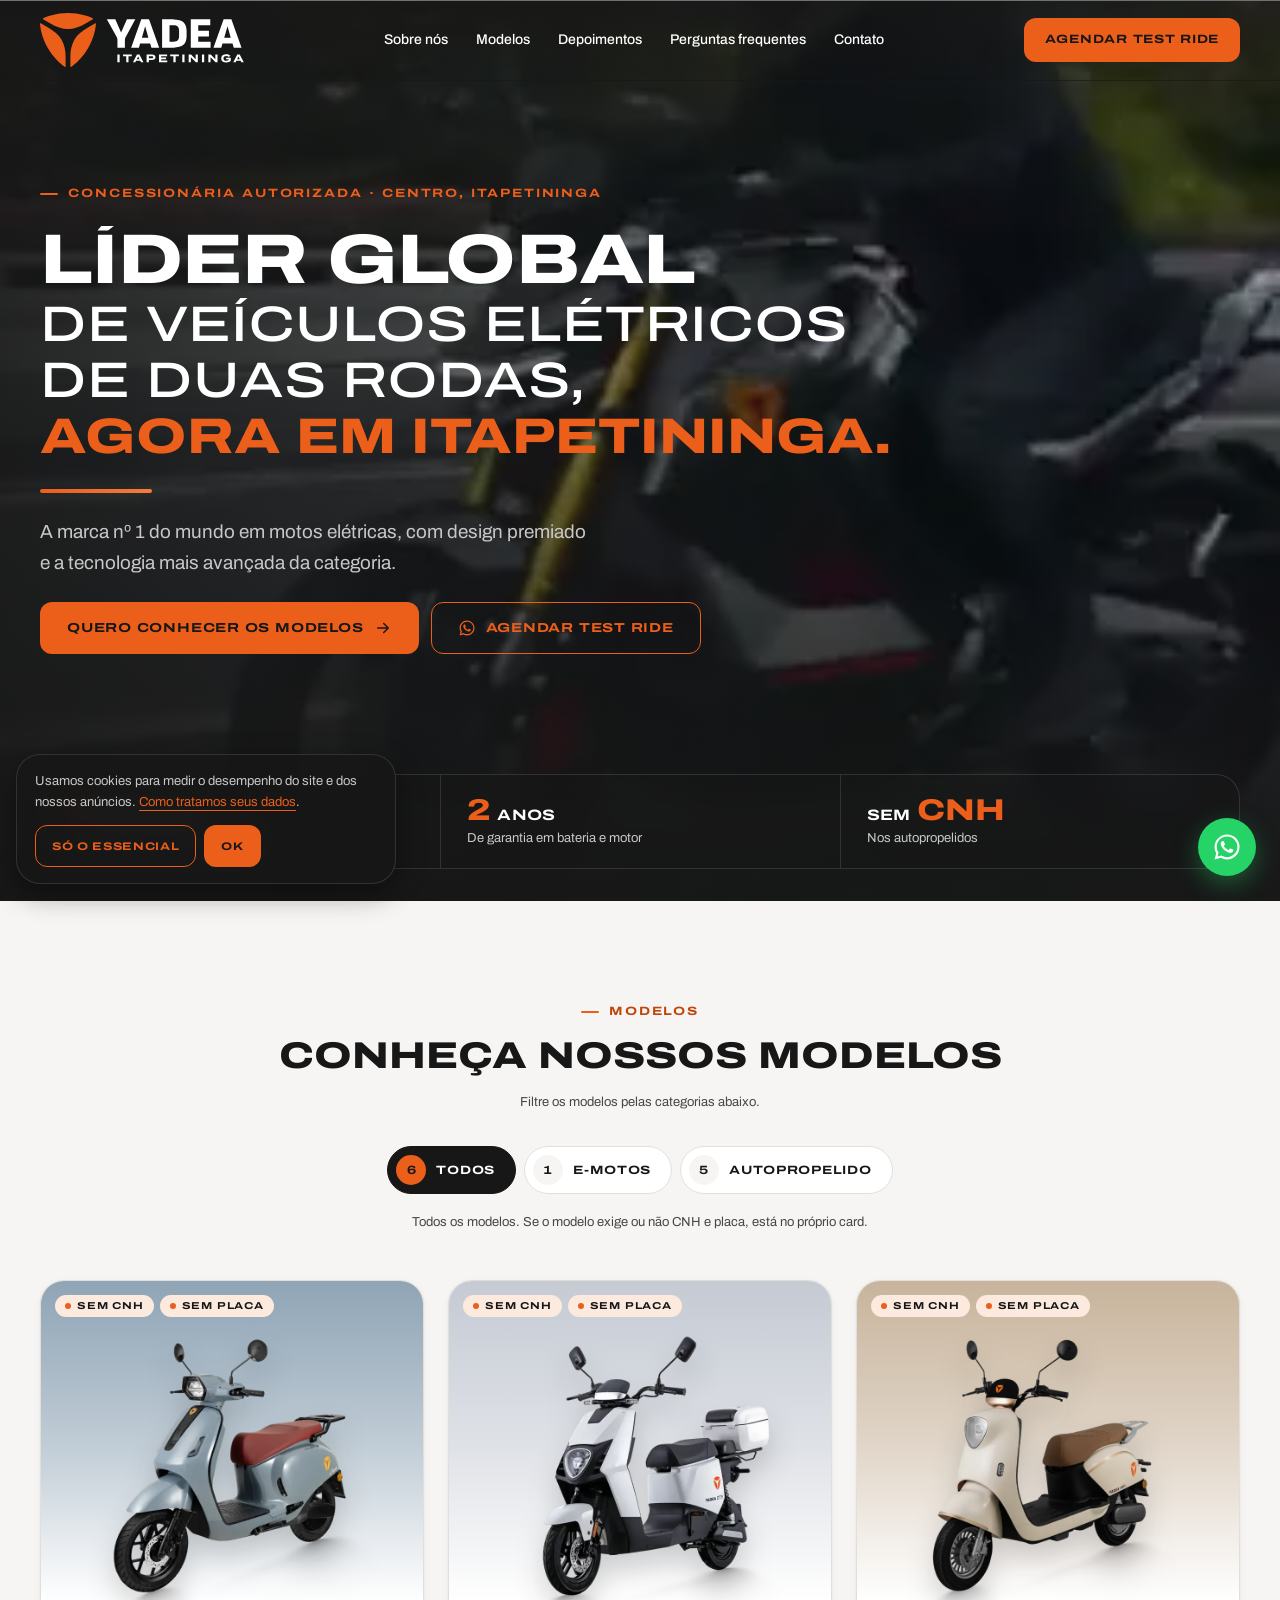
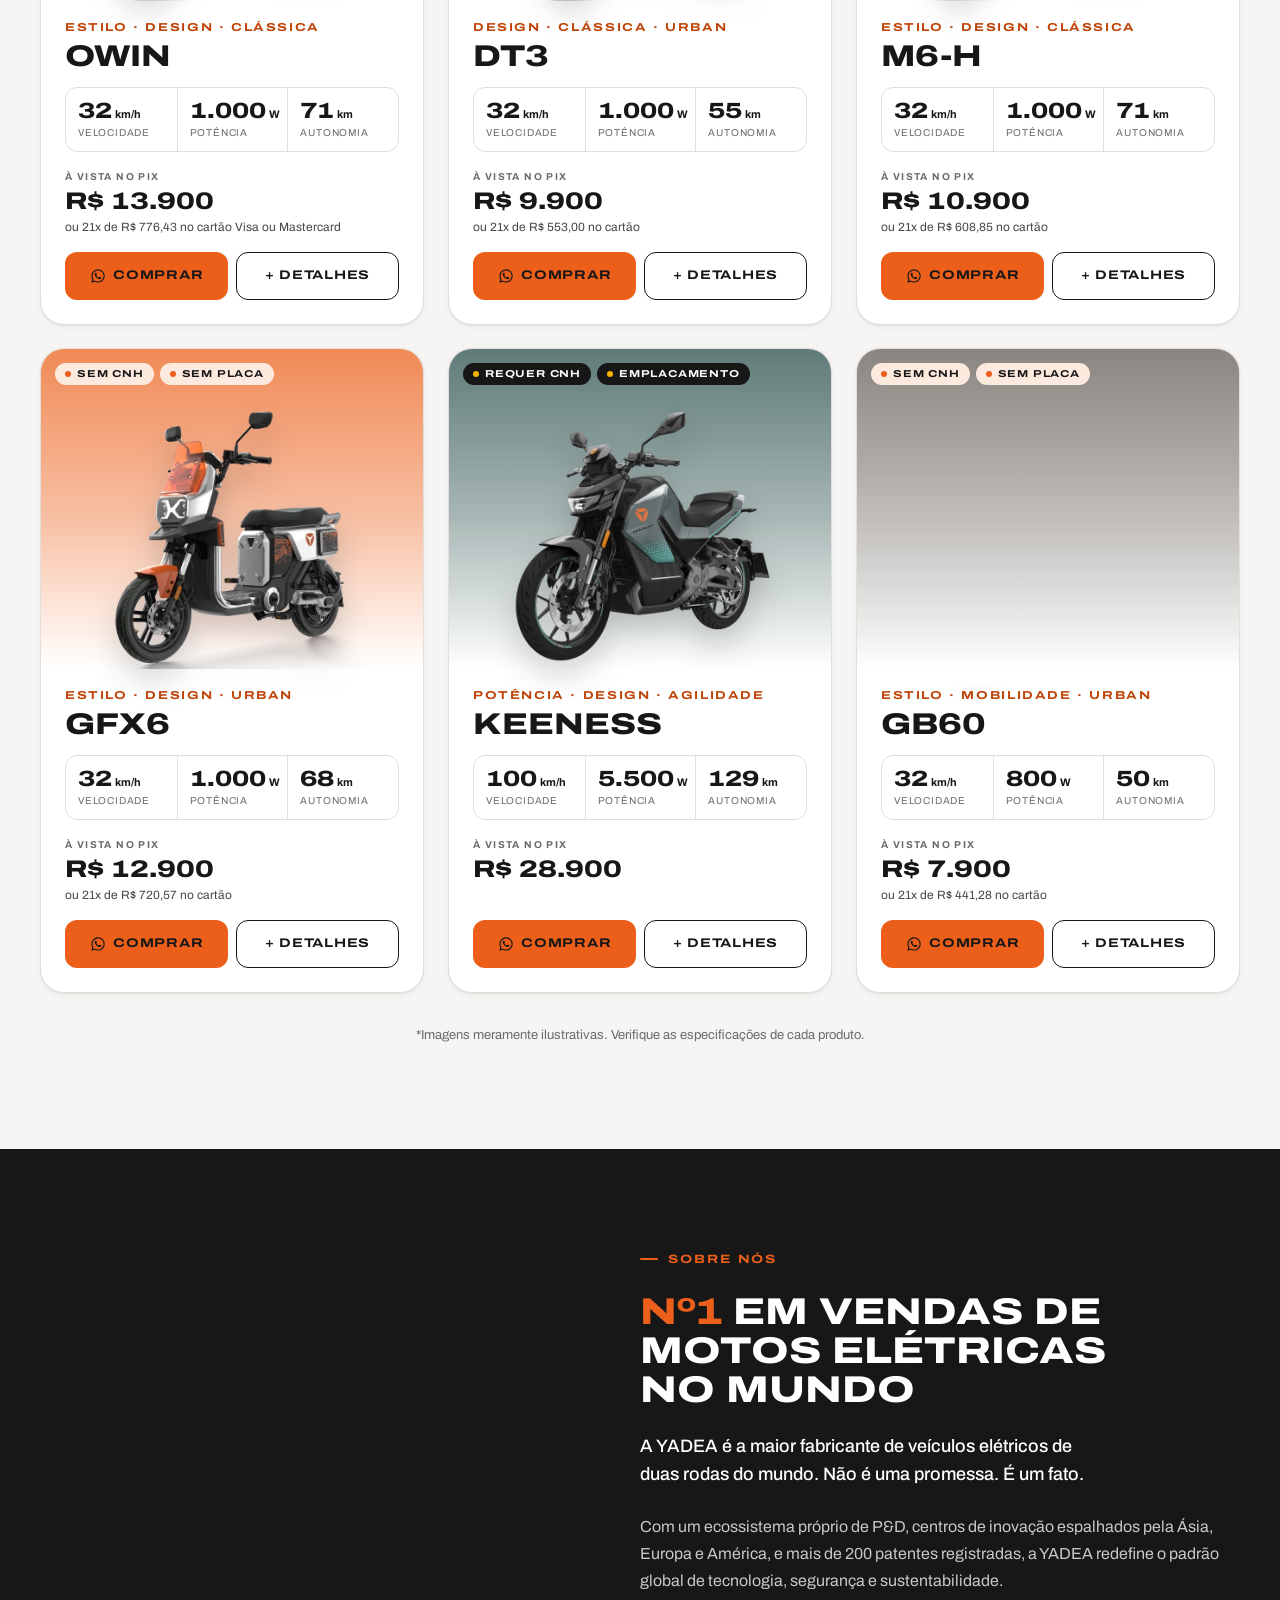
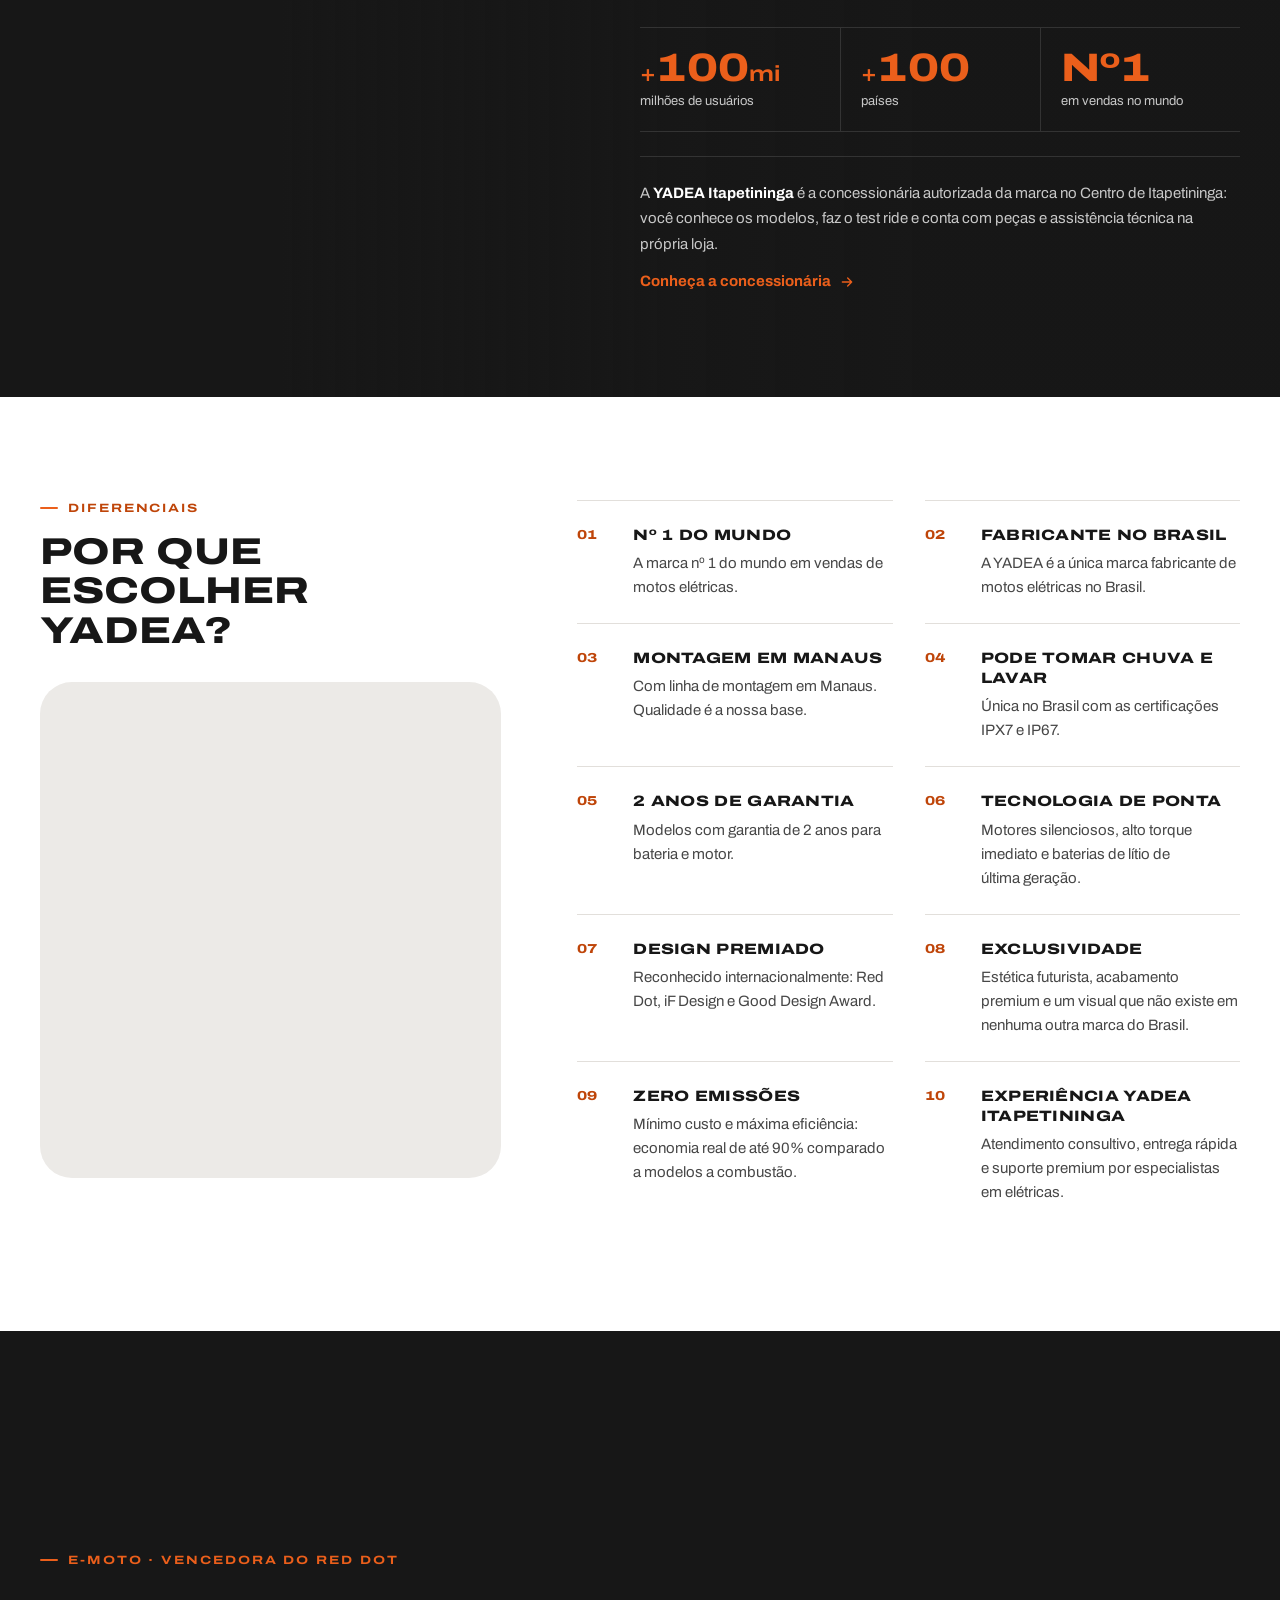
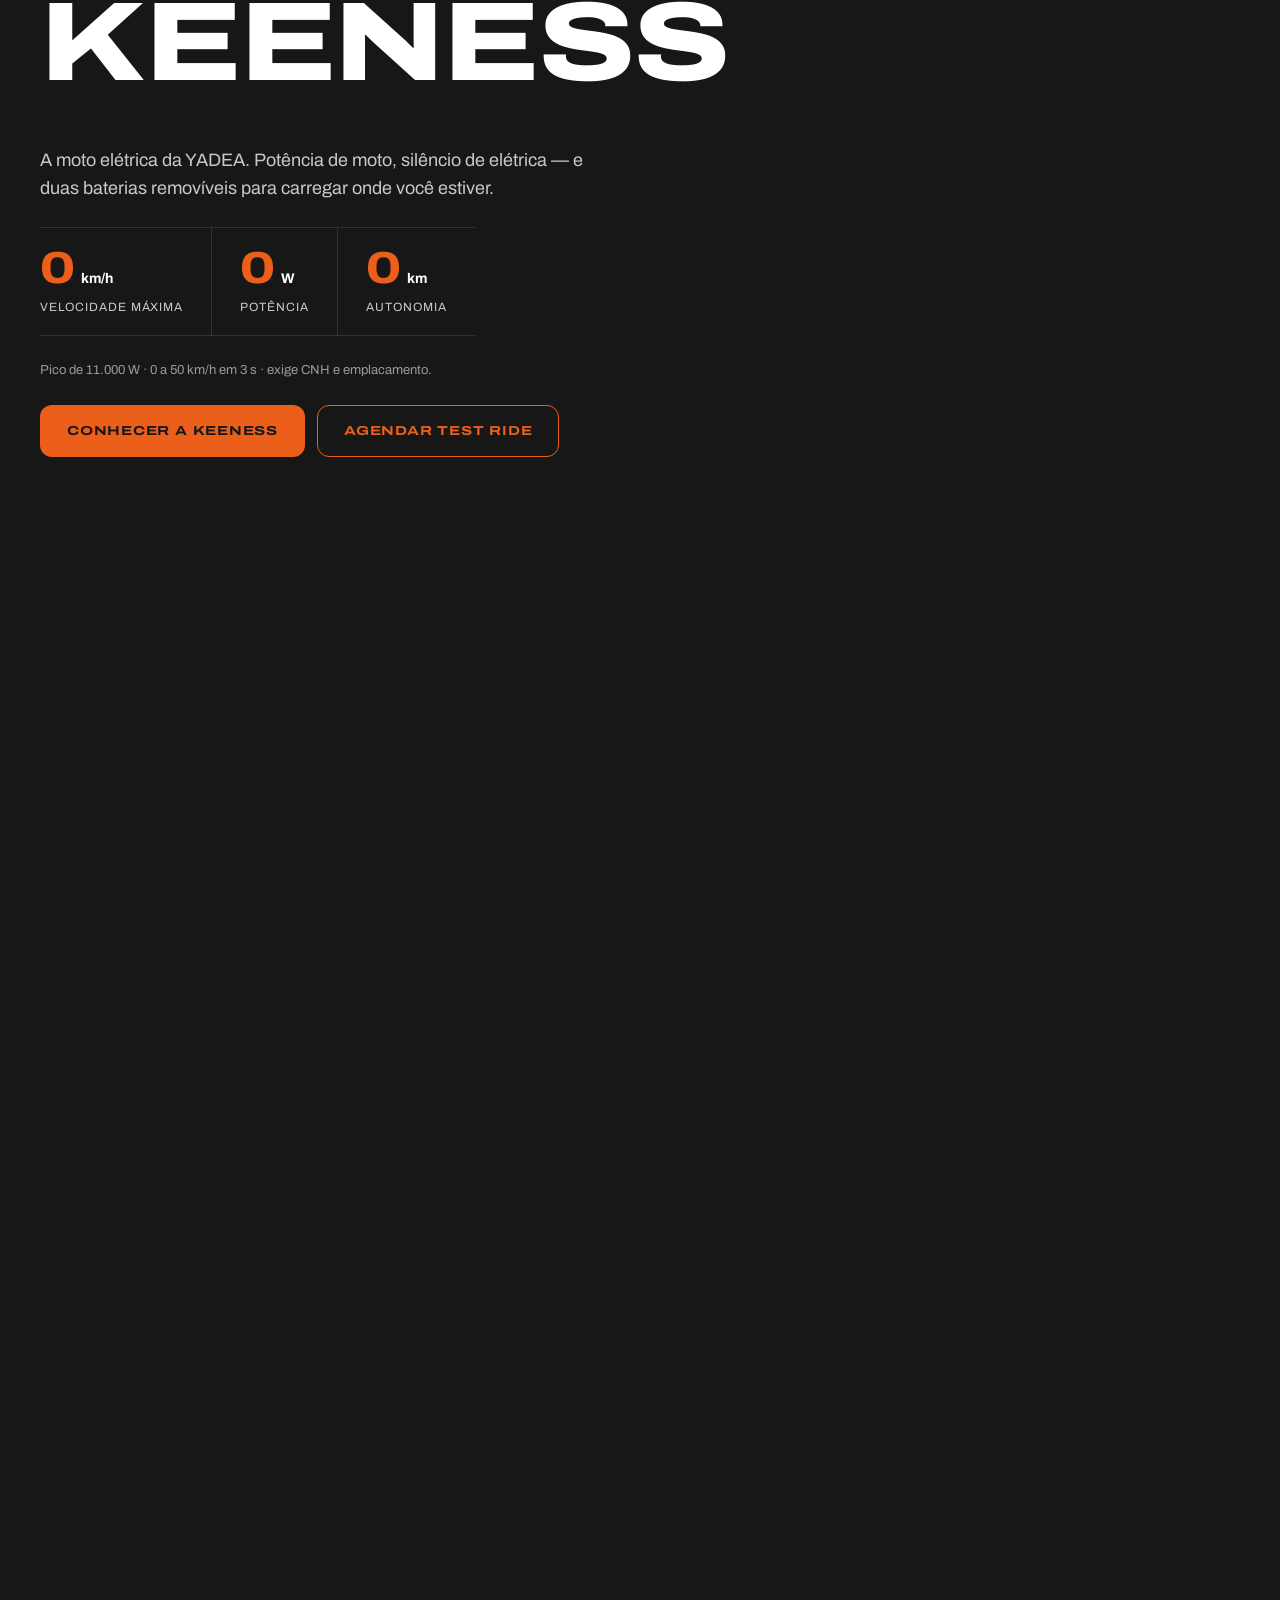
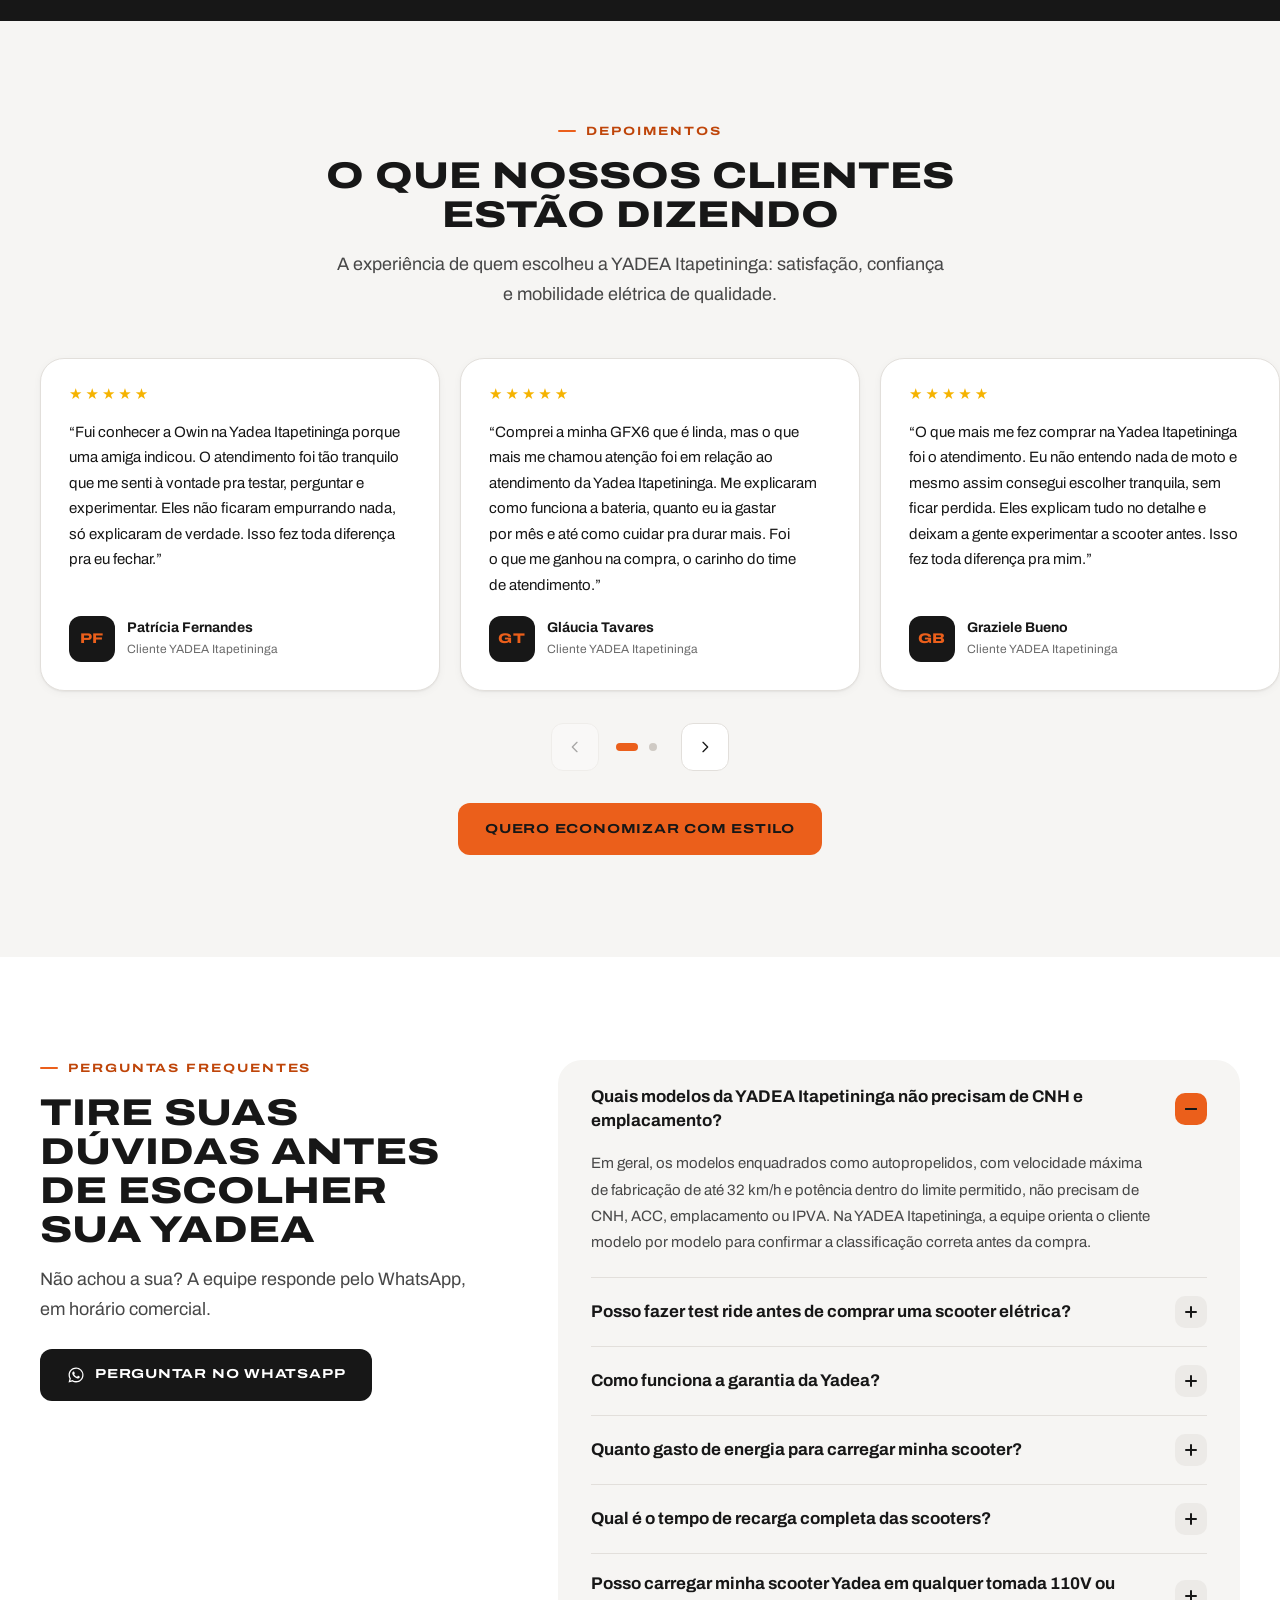
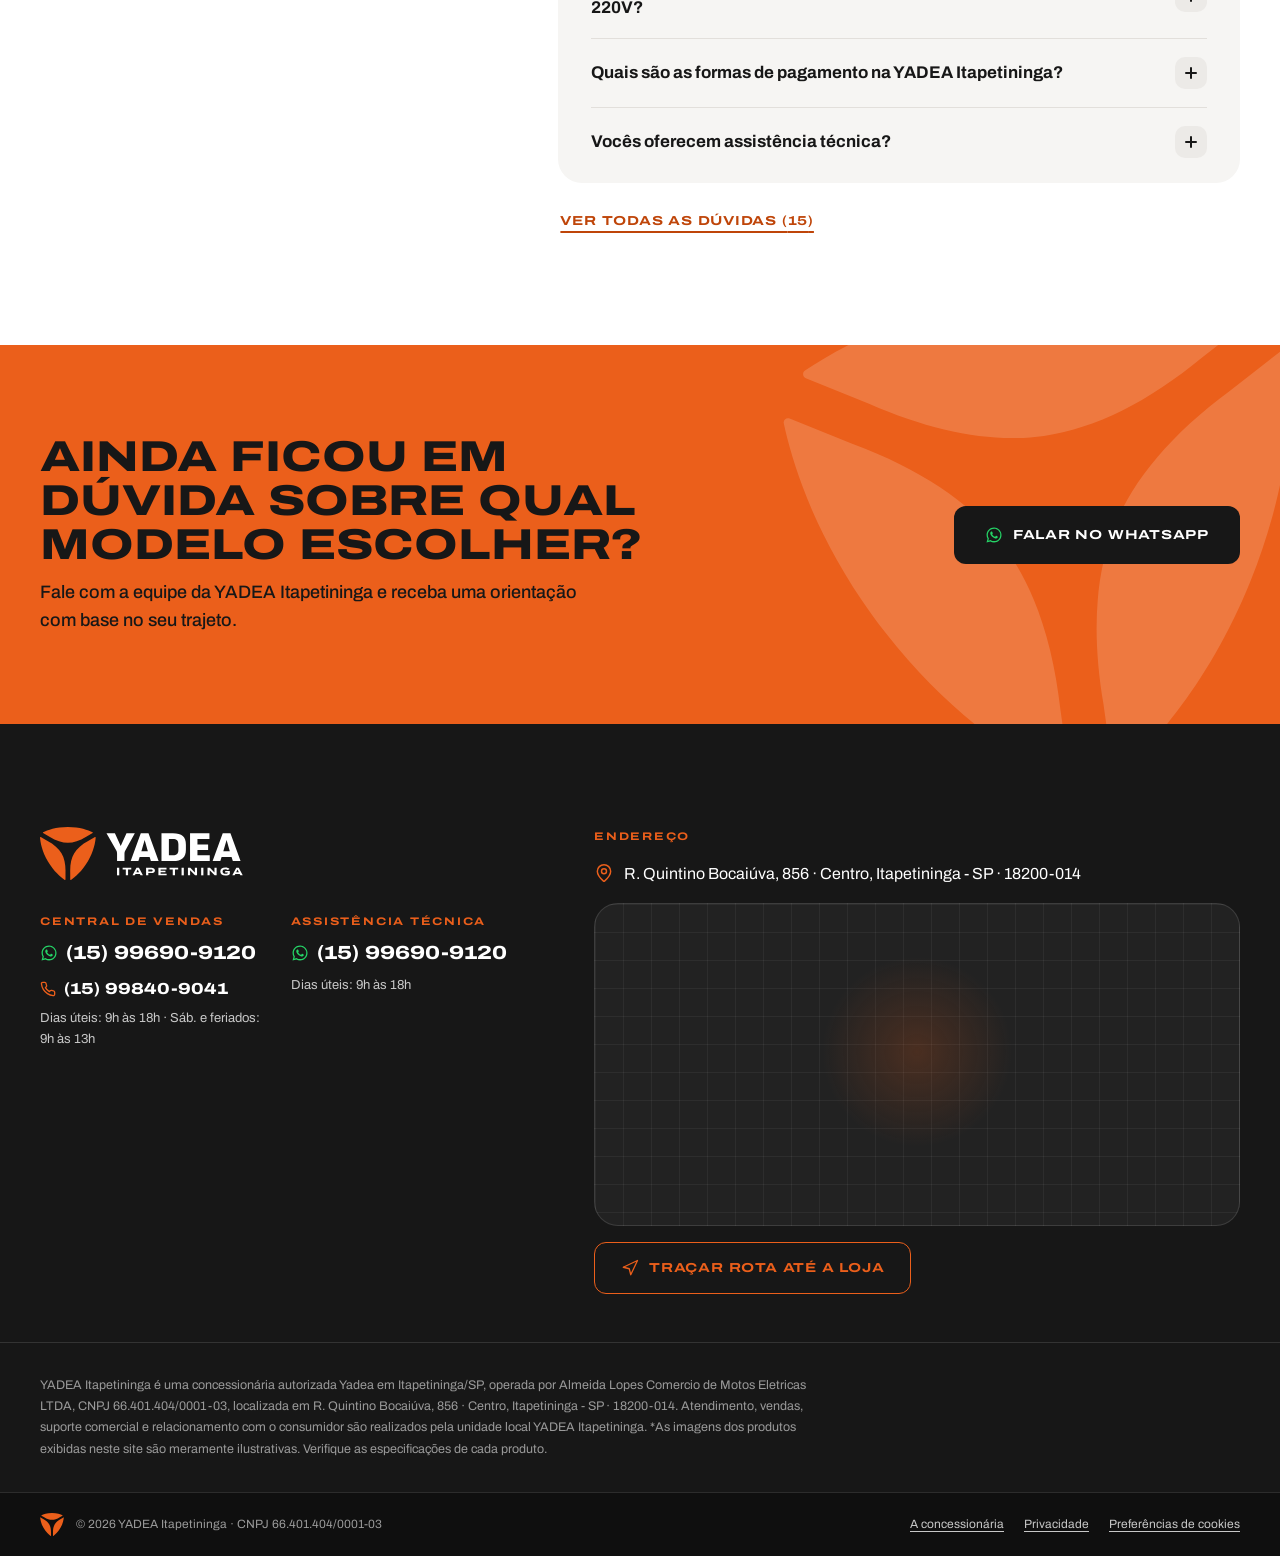
<file: index.html>
<!DOCTYPE html>
<html lang="pt-BR" data-ga4="" data-aw="" data-aw-lead="" data-meta-pixel="" data-sem-servidor="1">
<head>
<meta charset="utf-8">
<meta name="viewport" content="width=device-width, initial-scale=1, viewport-fit=cover">
<title>YADEA Itapetininga | Moto e Scooter Elétrica em Itapetininga</title>
<meta name="description" content="Concessionária autorizada YADEA no Centro de Itapetininga: scooters elétricas sem CNH, a moto elétrica Keeness, test ride, assistência técnica e WhatsApp.">
<meta name="robots" content="noindex, nofollow">
<meta name="theme-color" content="#171717">
<link rel="canonical" href="https://yadeaitapetininga.com.br/">

<meta property="og:type" content="website">
<meta property="og:locale" content="pt_BR">
<meta property="og:site_name" content="YADEA Itapetininga">
<meta property="og:title" content="YADEA Itapetininga · Líder global em veículos elétricos de duas rodas, agora em Itapetininga">
<meta property="og:description" content="A marca nº 1 do mundo em motos elétricas. Scooters sem CNH, a moto elétrica Keeness e test ride na concessionária do Centro de Itapetininga.">
<meta property="og:image" content="https://yadeaitapetininga.com.br/assets/img/social/yadea-itapetininga-compartilhamento.jpg">
<meta property="og:image:type" content="image/jpeg">
<meta property="og:image:width" content="1200">
<meta property="og:image:height" content="630">
<meta property="og:image:alt" content="Scooter elétrica YADEA e a assinatura YADEA Itapetininga sobre fundo grafite">
<meta name="twitter:card" content="summary_large_image">

<link rel="icon" href="favicon.ico" sizes="48x48">
<link rel="icon" href="assets/img/brand/icone-app-laranja.svg" type="image/svg+xml">
<link rel="apple-touch-icon" href="assets/img/brand/apple-touch-icon.png">

<template id="campanha-recursos">
<link rel="preload" as="image" href="assets/img/campanha/black-november-palco.webp" fetchpriority="high">
<link rel="preload" as="font" type="font/woff2" href="assets/fonts/barlow-condensed-900i-latin.woff2" crossorigin>
<link rel="preload" as="font" type="font/woff2" href="assets/fonts/dm-sans-latin-var.woff2" crossorigin>
<link rel="preload" as="image" href="assets/img/campanha/black-november-owin.webp" crossorigin>
<link rel="preload" as="image" href="assets/img/campanha/black-november-dt3.webp" crossorigin>
</template>
<script>
  (function (h) {
    if (!(Date.now() <= Date.parse('2026-11-30T23:59:59.999-03:00'))) return;
    h.classList.add('em-campanha');
    var t = document.getElementById('campanha-recursos');
    if (t && t.content) document.head.appendChild(t.content.cloneNode(true));
    if (window.matchMedia && matchMedia('(prefers-reduced-motion: reduce)').matches) return;
    h.classList.add('ybn-armado');
  })(document.documentElement);
</script>

<link rel="preload" href="assets/fonts/archivo-latin-var.woff2" as="font" type="font/woff2" crossorigin>
<link rel="stylesheet" href="assets/css/yadea.css?v=1.0.13">
<link rel="stylesheet" href="assets/css/campanha.css?v=1.0.13">

<link rel="preload" as="image" href="assets/img/hero/hero-poster.webp" media="(min-width: 761px)" fetchpriority="high">
<link rel="preload" as="image" href="assets/img/hero/hero-poster-vertical.webp" media="(max-width: 760px)" fetchpriority="high">

<script>
  (function (h) {
    h.classList.add('js');
    setTimeout(function () { if (!h.classList.contains('motion-ok')) h.classList.add('sem-anima'); }, 3500);
  })(document.documentElement);
</script>

<script src="assets/js/consent.js?v=1.0.13"></script>

<script>
  (function () {
    var d = document.documentElement.dataset;
    var ids = [d.ga4, d.aw].filter(Boolean);
    if (!ids.length) return;
    var s = document.createElement('script');
    s.async = true;
    s.src = 'https://www.googletagmanager.com/gtag/js?id=' + ids[0];
    document.head.appendChild(s);
    gtag('js', new Date());
    ids.forEach(function (id) { gtag('config', id, { send_page_view: false }); });
  })();
</script>

<script type="application/ld+json">{"@context":"https://schema.org","@type":"MotorcycleDealer","@id":"https://yadeaitapetininga.com.br/#loja","name":"YADEA Itapetininga","legalName":"Almeida Lopes Comercio de Motos Eletricas LTDA","taxID":"66.401.404/0001-03","description":"Concessionária autorizada YADEA no Centro de Itapetininga: scooters elétricas sem CNH, a moto elétrica Keeness, test ride, assistência técnica e WhatsApp.","url":"https://yadeaitapetininga.com.br/","image":"https://yadeaitapetininga.com.br/assets/img/social/yadea-itapetininga-compartilhamento.jpg","logo":"https://yadeaitapetininga.com.br/assets/img/brand/logo-itapetininga-positivo.svg","telephone":"+55 15 99690-9120","brand":{"@type":"Brand","name":"YADEA"},"areaServed":{"@type":"City","name":"Itapetininga"},"address":{"@type":"PostalAddress","streetAddress":"R. Quintino Bocaiúva, 856","addressLocality":"Itapetininga","addressRegion":"SP","postalCode":"18200-014","addressCountry":"BR"},"hasMap":"https://www.google.com/maps/search/?api=1&query=YADEA%20Itapetininga%2C%20R.%20Quintino%20Bocai%C3%BAva%2C%20856%2C%20Centro%2C%20Itapetininga%20-%20SP%2C%2018200-014","openingHoursSpecification":[{"@type":"OpeningHoursSpecification","dayOfWeek":["Monday","Tuesday","Wednesday","Thursday","Friday"],"opens":"09:00","closes":"18:00"},{"@type":"OpeningHoursSpecification","dayOfWeek":["Saturday"],"opens":"09:00","closes":"13:00"}],"contactPoint":[{"@type":"ContactPoint","telephone":"+5515996909120","contactType":"sales","areaServed":"BR","availableLanguage":"Portuguese"},{"@type":"ContactPoint","telephone":"+5515996909120","contactType":"technical support","areaServed":"BR","availableLanguage":"Portuguese"}]}</script>
<script type="application/ld+json">{"@context":"https://schema.org","@type":"WebSite","@id":"https://yadeaitapetininga.com.br/#site","name":"YADEA Itapetininga","alternateName":"YADEA Itapetininga","url":"https://yadeaitapetininga.com.br/","inLanguage":"pt-BR","publisher":{"@id":"https://yadeaitapetininga.com.br/#loja"}}</script>
<script type="application/ld+json">{"@context":"https://schema.org","@type":"FAQPage","mainEntity":[{"@type":"Question","name":"Quais modelos da YADEA Itapetininga não precisam de CNH e emplacamento?","acceptedAnswer":{"@type":"Answer","text":"Em geral, os modelos enquadrados como autopropelidos, com velocidade máxima de fabricação de até 32 km/h e potência dentro do limite permitido, não precisam de CNH, ACC, emplacamento ou IPVA. Na YADEA Itapetininga, a equipe orienta o cliente modelo por modelo para confirmar a classificação correta antes da compra."}},{"@type":"Question","name":"Posso fazer test ride antes de comprar uma scooter elétrica?","acceptedAnswer":{"@type":"Answer","text":"Sim. O test ride é uma das melhores formas de escolher o modelo certo, principalmente para quem nunca usou uma scooter elétrica. Durante o teste, você consegue avaliar conforto, altura do banco, aceleração, estabilidade, frenagem, peso, ergonomia e sensação de segurança no uso real."}},{"@type":"Question","name":"Como funciona a garantia da Yadea?","acceptedAnswer":{"@type":"Answer","text":"A Yadea oferece uma garantia completa para a sua tranquilidade: são 2 anos de garantia para a bateria, 2 anos de garantia para o motor e 1 ano de garantia para os componentes elétricos."}},{"@type":"Question","name":"Quanto gasto de energia para carregar minha scooter?","acceptedAnswer":{"@type":"Answer","text":"O custo médio de uma recarga completa fica entre R$ 0,80 e R$ 2,00, dependendo do modelo e da tarifa de energia da sua região. É muito mais econômico do que gasolina."}},{"@type":"Question","name":"Qual é o tempo de recarga completa das scooters?","acceptedAnswer":{"@type":"Answer","text":"Depende do modelo, mas em média: autopropelidos, de 5 a 6 horas; scooters de maior potência, de 6 a 8 horas."}},{"@type":"Question","name":"Posso carregar minha scooter Yadea em qualquer tomada 110V ou 220V?","acceptedAnswer":{"@type":"Answer","text":"Sim. Os carregadores da Yadea são bivolt automáticos, compatíveis com 110V e 220V."}},{"@type":"Question","name":"Quais são as formas de pagamento na YADEA Itapetininga?","acceptedAnswer":{"@type":"Answer","text":"Pix, parcelamento no cartão de crédito e financiamento."}},{"@type":"Question","name":"Vocês oferecem assistência técnica?","acceptedAnswer":{"@type":"Answer","text":"Sim! A YADEA Itapetininga conta com assistência técnica autorizada na própria loja, com equipe especializada e treinada pela marca para realizar manutenção e suporte em scooters elétricas Yadea, garantindo segurança, qualidade e tranquilidade no pós-venda."}},{"@type":"Question","name":"Como escolher entre GB60, M6-H, Owin, DT3, GFX6 e Keeness?","acceptedAnswer":{"@type":"Answer","text":"Se sua prioridade é praticidade urbana, economia e deslocamento diário, modelos como GB60, M6-H, Owin, DT3 e GFX6 podem ser boas opções dentro da proposta de mobilidade elétrica urbana. Se você busca mais performance, maior velocidade e uma experiência mais próxima de uma moto elétrica robusta, a Keeness pode fazer mais sentido. A melhor escolha é comparar autonomia, potência, conforto, necessidade de documentação e tipo de trajeto."}},{"@type":"Question","name":"A Yadea possui modelos homologados no Brasil?","acceptedAnswer":{"@type":"Answer","text":"Sim. Os modelos que ultrapassam os limites de autopropelidos passam por homologação completa no Inmetro e Denatran, atendendo às normas nacionais de segurança. O cliente recebe o documento necessário para realizar o primeiro emplacamento."}},{"@type":"Question","name":"Scooter elétrica aguenta subida em Itapetininga?","acceptedAnswer":{"@type":"Answer","text":"Sim, mas o desempenho em subida depende da potência do motor, do peso do condutor, da inclinação da via e da carga da bateria. Para regiões com ladeiras ou trajetos mais exigentes, é recomendável escolher um modelo com mais torque e testar a scooter em um test ride antes de fechar a compra."}},{"@type":"Question","name":"As scooters Yadea são resistentes à chuva?","acceptedAnswer":{"@type":"Answer","text":"Sim. Os modelos possuem proteção IP (varia por modelo), permitindo uso em chuva leve. Recomenda-se evitar alagamentos ou chuva extrema."}},{"@type":"Question","name":"A bateria de lítio da scooter elétrica é removível?","acceptedAnswer":{"@type":"Answer","text":"Alguns modelos contam com bateria removível, o que facilita a recarga em casa, no apartamento ou no trabalho. Isso é especialmente útil para quem não tem tomada na garagem. Antes de escolher o modelo, confirme com a YADEA Itapetininga se a versão desejada possui bateria removível e qual é o procedimento correto de retirada, transporte e carregamento."}},{"@type":"Question","name":"Scooter elétrica pode andar na rua, ciclovia ou calçada?","acceptedAnswer":{"@type":"Answer","text":"A circulação depende do tipo de veículo e das regras locais da via. Bicicletas elétricas e autopropelidos costumam seguir regras semelhantes às das bicicletas, respeitando ciclovias, ciclofaixas e limites de velocidade. Em áreas de pedestres, a circulação só deve ocorrer quando permitida pelo órgão responsável e em baixa velocidade. Ciclomotores, por outro lado, não devem circular em calçadas ou ciclovias."}},{"@type":"Question","name":"Onde comprar scooter elétrica Yadea em Itapetininga?","acceptedAnswer":{"@type":"Answer","text":"A YADEA Itapetininga atende na R. Quintino Bocaiúva, 856, Centro, em Itapetininga/SP. Na unidade, você pode conhecer os modelos, tirar dúvidas sobre legislação, autonomia e manutenção, além de agendar um test ride para experimentar a scooter antes de comprar."}}]}</script>
<script type="application/ld+json">{"@context":"https://schema.org","@type":"ItemList","name":"Modelos YADEA Itapetininga","itemListElement":[{"@type":"ListItem","position":1,"url":"https://yadeaitapetininga.com.br/modelos-de-motos/owin/","name":"YADEA Owin"},{"@type":"ListItem","position":2,"url":"https://yadeaitapetininga.com.br/modelos-de-motos/dt3/","name":"YADEA DT3"},{"@type":"ListItem","position":3,"url":"https://yadeaitapetininga.com.br/modelos-de-motos/m6-h/","name":"YADEA M6-H"},{"@type":"ListItem","position":4,"url":"https://yadeaitapetininga.com.br/modelos-de-motos/gfx6/","name":"YADEA GFX6"},{"@type":"ListItem","position":5,"url":"https://yadeaitapetininga.com.br/modelos-de-motos/keeness/","name":"YADEA Keeness"},{"@type":"ListItem","position":6,"url":"https://yadeaitapetininga.com.br/modelos-de-motos/gb60/","name":"YADEA GB60"}]}</script>
</head>
<body>

<a class="u-skip" href="#conteudo">Pular para o conteúdo</a>

<svg width="0" height="0" aria-hidden="true" focusable="false" style="position:absolute">
  <symbol id="i-fone" viewBox="0 0 24 24" fill="none" stroke="currentColor" stroke-width="2" stroke-linecap="round" stroke-linejoin="round">
    <path d="M22 16.92v3a2 2 0 0 1-2.18 2 19.79 19.79 0 0 1-8.63-3.07 19.5 19.5 0 0 1-6-6 19.79 19.79 0 0 1-3.07-8.67A2 2 0 0 1 4.11 2h3a2 2 0 0 1 2 1.72c.13.96.36 1.9.7 2.81a2 2 0 0 1-.45 2.11L8.09 9.91a16 16 0 0 0 6 6l1.27-1.27a2 2 0 0 1 2.11-.45c.91.34 1.85.57 2.81.7A2 2 0 0 1 22 16.92Z"/>
  </symbol>
  <symbol id="i-whats" viewBox="0 0 24 24" fill="currentColor">
    <path d="M12.04 2c-5.5 0-9.97 4.47-9.97 9.97 0 1.76.46 3.48 1.34 5L2 22l5.16-1.35a9.93 9.93 0 0 0 4.88 1.25h.01c5.5 0 9.97-4.47 9.97-9.97 0-2.66-1.04-5.17-2.92-7.05A9.9 9.9 0 0 0 12.04 2Zm0 18.15h-.01a8.27 8.27 0 0 1-4.21-1.15l-.3-.18-3.13.82.84-3.05-.2-.31a8.24 8.24 0 0 1-1.26-4.41c0-4.57 3.72-8.29 8.29-8.29 2.21 0 4.29.86 5.86 2.43a8.24 8.24 0 0 1 2.43 5.87c0 4.57-3.72 8.27-8.31 8.27Zm4.55-6.2c-.25-.13-1.47-.73-1.7-.81-.23-.08-.4-.13-.56.13-.17.25-.64.81-.79.98-.14.17-.29.19-.54.06-.25-.12-1.05-.39-2-1.23-.74-.66-1.24-1.47-1.38-1.72-.15-.25-.02-.39.11-.51.11-.11.25-.29.37-.44.13-.14.17-.25.25-.41.09-.17.04-.31-.02-.44-.06-.12-.56-1.35-.77-1.85-.2-.48-.41-.42-.56-.43h-.48c-.17 0-.44.06-.66.31-.23.25-.87.85-.87 2.08s.89 2.41 1.02 2.58c.12.17 1.75 2.67 4.24 3.75.59.25 1.05.4 1.41.52.59.19 1.13.16 1.56.1.47-.07 1.47-.6 1.68-1.18.2-.58.2-1.07.15-1.18-.06-.1-.23-.17-.48-.29Z"/>
  </symbol>
  <symbol id="i-seta" viewBox="0 0 24 24" fill="none" stroke="currentColor" stroke-width="2" stroke-linecap="round" stroke-linejoin="round"><path d="m9 5 7 7-7 7"/></symbol>
  <symbol id="i-flecha" viewBox="0 0 24 24" fill="none" stroke="currentColor" stroke-width="2" stroke-linecap="round" stroke-linejoin="round"><path d="M5 12h14M13 6l6 6-6 6"/></symbol>
  <symbol id="i-x" viewBox="0 0 24 24" fill="none" stroke="currentColor" stroke-width="2" stroke-linecap="round" stroke-linejoin="round"><path d="M18 6 6 18M6 6l12 12"/></symbol>
  <symbol id="i-pino" viewBox="0 0 24 24" fill="none" stroke="currentColor" stroke-width="1.75" stroke-linecap="round" stroke-linejoin="round"><path d="M20 10c0 4.99-5.54 10.19-7.4 11.8a1 1 0 0 1-1.2 0C9.54 20.19 4 14.99 4 10a8 8 0 0 1 16 0"/><circle cx="12" cy="10" r="3"/></symbol>
  <symbol id="i-rota" viewBox="0 0 24 24" fill="none" stroke="currentColor" stroke-width="1.75" stroke-linecap="round" stroke-linejoin="round"><path d="M3 11 22 2l-9 19-2-8-8-2z"/></symbol>
  <symbol id="i-relogio" viewBox="0 0 24 24" fill="none" stroke="currentColor" stroke-width="1.75" stroke-linecap="round" stroke-linejoin="round"><circle cx="12" cy="12" r="9"/><path d="M12 7v5l3 2"/></symbol>
  <symbol id="i-chave" viewBox="0 0 24 24" fill="none" stroke="currentColor" stroke-width="1.75" stroke-linecap="round" stroke-linejoin="round"><path d="M14.7 6.3a1 1 0 0 0 0 1.4l1.6 1.6a1 1 0 0 0 1.4 0l3.77-3.77a6 6 0 0 1-7.94 7.94l-6.91 6.91a2.12 2.12 0 0 1-3-3l6.91-6.91a6 6 0 0 1 7.94-7.94l-3.76 3.76z"/></symbol>
  <symbol id="i-check" viewBox="0 0 24 24" fill="none" stroke="currentColor" stroke-width="2.4" stroke-linecap="round" stroke-linejoin="round"><path d="M20 6 9 17l-5-5"/></symbol>
  <symbol id="i-alerta" viewBox="0 0 24 24" fill="none" stroke="currentColor" stroke-width="2.4" stroke-linecap="round" stroke-linejoin="round"><path d="M12 7v6M12 17h.01"/></symbol>
  <symbol id="i-escudo" viewBox="0 0 24 24" fill="none" stroke="currentColor" stroke-width="1.75" stroke-linecap="round" stroke-linejoin="round"><path d="M20 13c0 5-3.5 7.5-7.66 8.95a1 1 0 0 1-.67-.01C7.5 20.5 4 18 4 13V6a1 1 0 0 1 1-1c2 0 4.5-1.2 6.24-2.72a1.17 1.17 0 0 1 1.52 0C14.51 3.81 17 5 19 5a1 1 0 0 1 1 1z"/><path d="m9 12 2 2 4-4"/></symbol>
  <symbol id="i-instagram" viewBox="0 0 24 24" fill="none" stroke="currentColor" stroke-width="1.75" stroke-linecap="round" stroke-linejoin="round"><rect x="2.5" y="2.5" width="19" height="19" rx="5"/><path d="M16 11.37A4 4 0 1 1 12.63 8 4 4 0 0 1 16 11.37Z"/><path d="M17.5 6.5h.01"/></symbol>
</svg>

<header class="header" id="header">
  <div class="u-container header__barra">
    <a class="header__logo" href="#topo" aria-label="YADEA Itapetininga, ir para o início">
      <img src="assets/img/brand/logo-itapetininga-negativo.svg" alt="YADEA Itapetininga" width="204" height="54">
    </a>

    <nav class="header__nav" aria-label="Navegação principal">
      <a class="header__link" href="#sobre">Sobre nós</a>
      <a class="header__link" href="#modelos">Modelos</a>
      <a class="header__link" href="#depoimentos">Depoimentos</a>
      <a class="header__link" href="#perguntas">Perguntas frequentes</a>
      <a class="header__link" href="#contato">Contato</a>
    </nav>

    <div class="header__acoes">
      <a class="btn btn--primario btn--desktop" data-whats="testRideGeral" data-origem="header_testride" href="https://api.whatsapp.com/send?phone=5515996909120&amp;text=Ol%C3%A1!%20Vim%20pelo%20site%20e%20gostaria%20de%20agendar%20um%20test%20ride%20na%20YADEA%20Itapetininga." target="_blank" rel="noopener">Agendar test ride</a>
      <button class="header__toggle" type="button" id="menu-toggle" aria-expanded="false" aria-controls="menu">
        <span class="header__toggle-icone" aria-hidden="true"><span></span><span></span><span></span></span>
        <span class="header__toggle-rotulo" aria-hidden="true"><span>Menu</span><span>Fechar</span></span>
        <span class="u-visually-hidden">Abrir menu de navegação</span>
      </button>
    </div>
  </div>
</header>

<div class="menu" id="menu" aria-hidden="true">
  <div class="menu__cortina menu__cortina--1" aria-hidden="true"></div>
  <div class="menu__cortina menu__cortina--2" aria-hidden="true"></div>
  <nav class="menu__painel" aria-label="Navegação mobile" data-lenis-prevent>
    <ul class="menu__lista">
      <li class="menu__item-wrap"><a class="menu__item" href="#sobre"><span class="menu__numero">01</span>Sobre nós</a></li>
      <li class="menu__item-wrap"><a class="menu__item" href="#modelos"><span class="menu__numero">02</span>Modelos</a></li>
      <li class="menu__item-wrap"><a class="menu__item" href="#depoimentos"><span class="menu__numero">03</span>Depoimentos</a></li>
      <li class="menu__item-wrap"><a class="menu__item" href="#perguntas"><span class="menu__numero">04</span>Perguntas</a></li>
      <li class="menu__item-wrap"><a class="menu__item" href="#contato"><span class="menu__numero">05</span>Contato</a></li>
    </ul>
    <div class="menu__rodape">
      <div class="menu__contato">
        <strong data-config="whatsapp.numero">(15) 99690-9120</strong>
        <span data-horarios="vendas"></span>
      </div>
      <a class="btn btn--primario" data-whats="testRideGeral" data-origem="menu_testride" href="https://api.whatsapp.com/send?phone=5515996909120&amp;text=Ol%C3%A1!%20Vim%20pelo%20site%20e%20gostaria%20de%20agendar%20um%20test%20ride%20na%20YADEA%20Itapetininga." target="_blank" rel="noopener">Agendar test ride</a>
    </div>
  </nav>
</div>

<main id="conteudo">
  <span id="topo"></span>

    <section class="ybn" aria-labelledby="ybn-titulo">
    <svg width="0" height="0" aria-hidden="true" focusable="false" style="position:absolute">
      <defs>
        <radialGradient id="ybn-selo-fundo" cx="45%" cy="40%" r="75%">
          <stop offset="0" stop-color="#1a0703"/><stop offset=".5" stop-color="#2a0c04"/><stop offset=".78" stop-color="#551a06"/><stop offset=".93" stop-color="#8a2c0a"/><stop offset="1" stop-color="#c2470f"/>
        </radialGradient>
      </defs>
    </svg>

    <div class="ybn__fundo" aria-hidden="true"><div class="ybn__palco"></div></div>
    <div class="ybn__apagao" aria-hidden="true"></div>

    <div class="ybn__area">
      <div class="ybn__cena">
        <div class="ybn__p ybn__onze ybn__a" aria-hidden="true">11</div>

        <div class="ybn__p ybn__p--titulo">
          <div class="ybn__flash" aria-hidden="true"></div>
          <div class="ybn__flare" aria-hidden="true"></div>
          <div class="ybn__faiscas" aria-hidden="true"></div>
          <div class="ybn__a">
            <p class="ybn__eyebrow"><span>YADEA Itapetininga · <span class="ybn__prazo">Válido até <time datetime="2026-11-30">30/11</time></span></span></p>
            <h1 class="ybn__titulo" id="ybn-titulo"><span class="ybn__black">Black</span> <span class="ybn__november">November.</span></h1>
            <p class="ybn__sub">Seu próximo passo é elétrico. <strong>Até R$ 4.000 de desconto</strong> em quatro modelos, à vista no Pix.</p>
          </div>
        </div>

        <div class="ybn__p ybn__p--a">
          <div class="ybn__a ybn__moto">
            <div class="ybn__sombra" aria-hidden="true"></div>
            <img class="ybn__img" src="assets/img/campanha/black-november-owin.webp" alt="Scooter elétrica YADEA Owin cinza" width="1000" height="836" loading="lazy" decoding="async" crossorigin="anonymous">
            <span class="ybn__brilho ybn__brilho--moto" aria-hidden="true" style="-webkit-mask-image:url(assets/img/campanha/black-november-owin.webp);mask-image:url(assets/img/campanha/black-november-owin.webp)"></span>
          </div>
        </div>

        <div class="ybn__p ybn__p--b">
          <div class="ybn__a ybn__moto">
            <div class="ybn__sombra" aria-hidden="true"></div>
            <img class="ybn__img" src="assets/img/campanha/black-november-dt3.webp" alt="Scooter elétrica YADEA DT3 branca" width="1000" height="838" loading="lazy" decoding="async" crossorigin="anonymous">
            <span class="ybn__brilho ybn__brilho--moto" aria-hidden="true" style="-webkit-mask-image:url(assets/img/campanha/black-november-dt3.webp);mask-image:url(assets/img/campanha/black-november-dt3.webp)"></span>
          </div>
        </div>

        <div class="ybn__p ybn__p--selo-a">
          <div class="ybn__a">
            <div class="ybn-selo">
              <svg class="ybn-selo__placa" viewBox="0 0 1000 380" aria-hidden="true" focusable="false"><path d="M36 6H872Q900 6 900 34V70Q900 98 928 98H966Q994 98 994 126V346Q994 374 966 374H34Q6 374 6 346V34Q6 6 36 6Z" fill="url(#ybn-selo-fundo)" stroke="#ffb38a" stroke-width="9"/></svg>
              <p class="ybn-selo__texto"><span class="ybn-selo__topo">Owin com</span> <span class="ybn-selo__linha"><span class="ybn-selo__valor">R$ 4.000</span> <span class="ybn-selo__fim">off</span></span></p>
              <span class="ybn__brilho ybn__brilho--selo" aria-hidden="true"></span>
            </div>
          </div>
        </div>

        <div class="ybn__p ybn__p--selo-b">
          <div class="ybn__a">
            <div class="ybn-selo">
              <svg class="ybn-selo__placa" viewBox="0 0 1000 380" aria-hidden="true" focusable="false"><path d="M36 6H872Q900 6 900 34V70Q900 98 928 98H966Q994 98 994 126V346Q994 374 966 374H34Q6 374 6 346V34Q6 6 36 6Z" fill="url(#ybn-selo-fundo)" stroke="#ffb38a" stroke-width="9"/></svg>
              <p class="ybn-selo__texto"><span class="ybn-selo__topo">DT3 com</span> <span class="ybn-selo__linha"><span class="ybn-selo__valor">R$ 2.000</span> <span class="ybn-selo__fim">off</span></span></p>
              <span class="ybn__brilho ybn__brilho--selo" aria-hidden="true"></span>
            </div>
          </div>
        </div>

        <div class="ybn__p ybn__p--cta">
          <div class="ybn__a">
            <a class="ybn__cta" data-whats="black" data-origem="hero_black" href="https://api.whatsapp.com/send?phone=5515996909120&amp;text=Ol%C3%A1!%20Vim%20pelo%20site%20e%20quero%20aproveitar%20a%20Black%20November%20YADEA%20(Owin%20%2F%20DT3)." target="_blank" rel="noopener" aria-label="Quero minha YADEA na Black November: falar no WhatsApp da loja (abre em nova aba)">
              <span class="ybn__cta-corpo">
                <span class="ybn__cta-textos">
                  <span class="ybn__cta-titulo">Quero minha Yadea</span>
                  <span class="ybn__cta-sub">Falar no WhatsApp da loja</span>
                </span>
                <span class="ybn__cta-icone" aria-hidden="true"><svg viewBox="0 0 24 24" fill="none" stroke="currentColor" stroke-width="2.4" stroke-linecap="round" stroke-linejoin="round" focusable="false"><path d="M5 12h14m-6-6 6 6-6 6"/></svg></span>
                <span class="ybn__brilho ybn__brilho--cta" aria-hidden="true"></span>
              </span>
              <svg class="ybn__neon" viewBox="0 0 100 100" preserveAspectRatio="none" aria-hidden="true" focusable="false">
                <path class="ybn__neon-traco" pathLength="100" d="M0 0H96L100 6V100H0Z"/>
                <path class="ybn__neon-cometa" pathLength="100" d="M0 0H96L100 6V100H0Z"/>
              </svg>
            </a>
            <p class="ybn__outros">Também em oferta: <span>M6-H e GB60 com até R$ 1.000 off</span></p>
          </div>
        </div>
      </div>
    </div>
  </section>
  <script>
    (function () {
      'use strict';
      var ESPERA_MAX_MS = 2500;
      var TARDE_MS = 4500;
      var FIM_MS = 4400;
      var inicio = performance.now();
      var html = document.documentElement;
      var raiz = document.querySelector('.ybn');
      if (!raiz || !html.classList.contains('em-campanha')) return;

      function desarmar() {
        html.classList.remove('ybn-armado');
        raiz.classList.remove('is-tocando');
      }

      function criarFaiscas() {
        var caixa = raiz.querySelector('.ybn__faiscas');
        if (!caixa || caixa.firstChild) return;
        var semente = 7;
        function sorte() { semente = (semente * 16807) % 2147483647; return semente / 2147483647; }
        for (var i = 0; i < 22; i++) {
          var x = 12 + sorte() * 76;
          var y = 22 + sorte() * 46;
          var ang = Math.atan2(y - 45, x - 50) + (sorte() - 0.5) * 1.1;
          var dist = 30 + sorte() * 80;
          var tam = (2 + sorte() * 3.5).toFixed(1);
          var f = document.createElement('span');
          if (i % 3 === 0) f.className = 'is-clara';
          f.style.cssText = 'left:' + x + '%;top:' + y + '%;width:' + tam + 'px;height:' + tam + 'px;'
            + '--dx:' + (Math.cos(ang) * dist).toFixed(1) + 'px;--dy:' + (Math.sin(ang) * dist - 10).toFixed(1) + 'px;'
            + 'animation-duration:' + Math.round(700 + sorte() * 600) + 'ms;animation-delay:' + Math.round(1030 + sorte() * 160) + 'ms';
          caixa.appendChild(f);
        }
      }

      function decodificar(img) {
        return img.decode ? img.decode().catch(function () {}) : Promise.resolve();
      }

      function pronto() {
        var esperas = Array.prototype.map.call(raiz.querySelectorAll('img'), decodificar);
        var palco = raiz.querySelector('.ybn__palco');
        var url = palco && getComputedStyle(palco).backgroundImage.match(/url\(["']?(.*?)["']?\)/);
        if (url) {
          var img = new Image();
          img.src = url[1];
          esperas.push(decodificar(img));
        }
        if (document.fonts && document.fonts.load) {
          ['italic 900 1em "Barlow Condensed"', '500 1em "DM Sans"', '800 1em "DM Sans"'].forEach(function (fonte) {
            esperas.push(document.fonts.load(fonte).catch(function () {}));
          });
        }
        var todas = Promise.all(esperas).then(function () { return true; });
        var limite = new Promise(function (ok) { setTimeout(function () { ok(false); }, ESPERA_MAX_MS); });
        return Promise.race([todas, limite]);
      }

      function quandoVisivel(fn) {
        function observar() {
          if (!('IntersectionObserver' in window)) { fn(); return; }
          var io = new IntersectionObserver(function (entradas) {
            if (entradas.some(function (e) { return e.isIntersecting; })) { io.disconnect(); fn(); }
          }, { threshold: 0.2 });
          io.observe(raiz);
        }
        if (document.visibilityState !== 'hidden') { observar(); return; }
        document.addEventListener('visibilitychange', function aoVoltar() {
          if (document.visibilityState === 'hidden') return;
          document.removeEventListener('visibilitychange', aoVoltar);
          observar();
        });
      }

      function tocar() {
        if (!html.classList.contains('ybn-armado')) return;
        if (performance.now() - inicio > TARDE_MS) { desarmar(); return; }
        raiz.classList.add('is-tocando');
        setTimeout(desarmar, FIM_MS);
      }

      try {
        if (window.matchMedia && matchMedia('(prefers-reduced-motion: reduce)').matches) { desarmar(); return; }
        if (!html.classList.contains('ybn-armado')) return;
        criarFaiscas();
        quandoVisivel(function () {
          pronto().then(function (aTempo) { if (aTempo) tocar(); else desarmar(); }, desarmar);
        });
      } catch (erro) {
        desarmar();
      }
    })();
  </script>
  
  <section class="hero" aria-labelledby="hero-titulo">
    <div class="hero__midia" aria-hidden="true">
      <picture>
        <source media="(max-width: 760px)" srcset="assets/img/hero/hero-poster-vertical.webp" width="324" height="576">
        <img src="assets/img/hero/hero-poster.webp" alt="" width="1024" height="576" fetchpriority="high" decoding="async">
      </picture>
      <video id="hero-video" muted loop playsinline preload="none"
             data-src="assets/video/hero-yadea.mp4" data-src-celular="assets/video/hero-yadea-vertical.mp4"></video>
    </div>
    <div class="hero__scrim" aria-hidden="true"></div>

    <div class="u-container">
      <div class="hero__conteudo">
        <p class="eyebrow eyebrow--escuro hero__eyebrow" data-anima><span>Concessionária autorizada<span class="hero__local"> · Centro, Itapetininga</span></span></p>
        <h1 class="hero__titulo" id="hero-titulo" data-anima-linhas>
          <span class="hero__forte">Líder global</span><br>de veículos elétricos<br>de duas rodas,<br><span class="hero__destaque">agora em Itapetininga.</span>
        </h1>
        <span class="hero__carga" aria-hidden="true"></span>
        <p class="hero__lead" data-anima>
          A marca nº 1 do mundo em motos elétricas, com design premiado e a
          tecnologia mais avançada da categoria.
        </p>
        <div class="u-acoes" data-anima>
          <a class="btn btn--primario" href="#modelos">Quero conhecer os modelos <svg class="seta" aria-hidden="true"><use href="#i-flecha"></use></svg></a>
          <a class="btn btn--contorno-claro hero__secundario" data-whats="testRideGeral" data-origem="hero_testride" href="https://api.whatsapp.com/send?phone=5515996909120&amp;text=Ol%C3%A1!%20Vim%20pelo%20site%20e%20gostaria%20de%20agendar%20um%20test%20ride%20na%20YADEA%20Itapetininga." target="_blank" rel="noopener"><svg aria-hidden="true"><use href="#i-whats"></use></svg>Agendar test ride</a>
        </div>
      </div>
    </div>

    <div class="u-container">
      <ul class="prova" aria-label="YADEA Itapetininga em resumo" data-anima>
        <li class="prova__item">
          <span class="prova__numero"><span data-total="modelos">6</span><small>modelos</small></span>
          <p class="prova__rotulo">Para testar na loja de Itapetininga</p>
        </li>
        <li class="prova__item">
          <span class="prova__numero">2<small>anos</small></span>
          <p class="prova__rotulo">De garantia em bateria e motor</p>
        </li>
        <li class="prova__item">
          <span class="prova__numero"><small>sem</small>CNH</span>
          <p class="prova__rotulo">Nos autopropelidos</p>
        </li>
      </ul>
    </div>
  </section>

  <section class="u-secao vitrine s-clara" id="modelos" aria-labelledby="modelos-titulo">
    <div class="u-container">
      <div class="cabecalho cabecalho--centro">
        <p class="eyebrow" data-anima>Modelos</p>
        <h2 class="t-h2" id="modelos-titulo" data-anima>Conheça nossos modelos</h2>
        <p class="vitrine__instrucao" data-anima>Filtre os modelos pelas categorias abaixo.</p>
      </div>
    </div>

    <div class="filtro-sentinela" id="filtro-sentinela" aria-hidden="true"></div>
    <div class="filtro" id="filtro" role="group" aria-label="Filtrar modelos por categoria"></div>

    <div class="u-container">
      <p class="filtro__nota" id="filtro-nota" aria-live="polite"></p>
      <ul class="vitrine__grade" id="vitrine-grade" aria-label="Modelos">
        <li data-anima>
          <article class="card" data-id="owin">
            <div class="card__midia" style="--palco:#8FA4B5">
              <button class="card__foto" type="button" data-detalhes="owin"
                      aria-label="Ver detalhes da Owin">
                <img src="assets/img/models/owin-card.webp" alt="Scooter elétrica YADEA Owin cinza com banco vinho" loading="lazy" decoding="async" width="736" height="616">
              </button>
              <ul class="selos card__selos" aria-label="Classificação legal">
      <li class="selo selo--livre">Sem CNH</li>
      <li class="selo selo--livre">Sem placa</li></ul>
            </div>
            <div class="card__corpo">
              <div class="card__cabeca">
                <p class="card__tags">Estilo · Design · Clássica</p>
                <h3 class="card__nome">Owin</h3>
              </div>
              
        <dl class="specs ">
          
            <div class="spec">
              <dt>Velocidade</dt>
              <dd><b>32</b><span>km/h</span></dd>
            </div>
            <div class="spec">
              <dt>Potência</dt>
              <dd><b>1.000</b><span>W</span></dd>
            </div>
            <div class="spec">
              <dt>Autonomia</dt>
              <dd><b>71</b><span>km</span></dd>
            </div>
        </dl>
              
        <p class="preco card__preco">
          <span class="preco__topo"><span class="preco__selo">Black November</span><span class="preco__rotulo">À vista no PIX</span></span>
          <span class="preco__linha"><span class="preco__valor"><span class="u-visually-hidden">por </span>R$ 9.900</span> <s class="preco__de"><span class="u-visually-hidden">antes </span>R$ 13.900</s></span>
          <span class="preco__parcelas">ou 21x de R$ 776,43 no cartão Visa ou Mastercard</span>
        </p>
              <div class="card__acoes">
                <a class="btn btn--primario btn--card" href="https://api.whatsapp.com/send?phone=5515996909120&text=Ol%C3%A1!%20Vim%20pelo%20site%20e%20gostaria%20de%20saber%20mais%20sobre%20o%20modelo%20Owin." target="_blank" rel="noopener"><svg aria-hidden="true"><use href="#i-whats"></use></svg><span>Comprar<span class="u-visually-hidden"> a Owin pelo WhatsApp</span></span></a>
                <a class="btn btn--contorno btn--card" href="modelos-de-motos/owin/" data-detalhes="owin"><span>+ Detalhes<span class="u-visually-hidden"> da Owin</span></span></a>
              </div>
            </div>
          </article>
        </li>
        <li data-anima>
          <article class="card" data-id="dt3">
            <div class="card__midia" style="--palco:#C5CAD3">
              <button class="card__foto" type="button" data-detalhes="dt3"
                      aria-label="Ver detalhes da DT3">
                <img src="assets/img/models/dt3-card.webp" alt="Scooter elétrica YADEA DT3 branca com baú traseiro" loading="lazy" decoding="async" width="736" height="616">
              </button>
              <ul class="selos card__selos" aria-label="Classificação legal">
      <li class="selo selo--livre">Sem CNH</li>
      <li class="selo selo--livre">Sem placa</li></ul>
            </div>
            <div class="card__corpo">
              <div class="card__cabeca">
                <p class="card__tags">Design · Clássica · Urban</p>
                <h3 class="card__nome">DT3</h3>
              </div>
              
        <dl class="specs ">
          
            <div class="spec">
              <dt>Velocidade</dt>
              <dd><b>32</b><span>km/h</span></dd>
            </div>
            <div class="spec">
              <dt>Potência</dt>
              <dd><b>1.000</b><span>W</span></dd>
            </div>
            <div class="spec">
              <dt>Autonomia</dt>
              <dd><b>55</b><span>km</span></dd>
            </div>
        </dl>
              
        <p class="preco card__preco">
          <span class="preco__topo"><span class="preco__selo">Black November</span><span class="preco__rotulo">À vista no PIX</span></span>
          <span class="preco__linha"><span class="preco__valor"><span class="u-visually-hidden">por </span>R$ 7.900</span> <s class="preco__de"><span class="u-visually-hidden">antes </span>R$ 9.900</s></span>
          <span class="preco__parcelas">ou 21x de R$ 553,00 no cartão</span>
        </p>
              <div class="card__acoes">
                <a class="btn btn--primario btn--card" href="https://api.whatsapp.com/send?phone=5515996909120&text=Ol%C3%A1!%20Vim%20pelo%20site%20e%20gostaria%20de%20saber%20mais%20sobre%20o%20modelo%20DT3." target="_blank" rel="noopener"><svg aria-hidden="true"><use href="#i-whats"></use></svg><span>Comprar<span class="u-visually-hidden"> a DT3 pelo WhatsApp</span></span></a>
                <a class="btn btn--contorno btn--card" href="modelos-de-motos/dt3/" data-detalhes="dt3"><span>+ Detalhes<span class="u-visually-hidden"> da DT3</span></span></a>
              </div>
            </div>
          </article>
        </li>
        <li data-anima>
          <article class="card" data-id="m6-h">
            <div class="card__midia" style="--palco:#C8B49C">
              <button class="card__foto" type="button" data-detalhes="m6-h"
                      aria-label="Ver detalhes da M6-H">
                <img src="assets/img/models/m6-h-card.webp" alt="Scooter elétrica YADEA M6-H creme com banco marrom" loading="lazy" decoding="async" width="736" height="616">
              </button>
              <ul class="selos card__selos" aria-label="Classificação legal">
      <li class="selo selo--livre">Sem CNH</li>
      <li class="selo selo--livre">Sem placa</li></ul>
            </div>
            <div class="card__corpo">
              <div class="card__cabeca">
                <p class="card__tags">Estilo · Design · Clássica</p>
                <h3 class="card__nome">M6-H</h3>
              </div>
              
        <dl class="specs ">
          
            <div class="spec">
              <dt>Velocidade</dt>
              <dd><b>32</b><span>km/h</span></dd>
            </div>
            <div class="spec">
              <dt>Potência</dt>
              <dd><b>1.000</b><span>W</span></dd>
            </div>
            <div class="spec">
              <dt>Autonomia</dt>
              <dd><b>71</b><span>km</span></dd>
            </div>
        </dl>
              
        <p class="preco card__preco">
          <span class="preco__topo"><span class="preco__selo">Black November</span><span class="preco__rotulo">À vista no PIX</span></span>
          <span class="preco__linha"><span class="preco__valor"><span class="u-visually-hidden">por </span>R$ 9.900</span> <s class="preco__de"><span class="u-visually-hidden">antes </span>R$ 10.900</s></span>
          <span class="preco__parcelas">ou 21x de R$ 608,85 no cartão</span>
        </p>
              <div class="card__acoes">
                <a class="btn btn--primario btn--card" href="https://api.whatsapp.com/send?phone=5515996909120&text=Ol%C3%A1!%20Vim%20pelo%20site%20e%20gostaria%20de%20saber%20mais%20sobre%20o%20modelo%20M6-H." target="_blank" rel="noopener"><svg aria-hidden="true"><use href="#i-whats"></use></svg><span>Comprar<span class="u-visually-hidden"> a M6-H pelo WhatsApp</span></span></a>
                <a class="btn btn--contorno btn--card" href="modelos-de-motos/m6-h/" data-detalhes="m6-h"><span>+ Detalhes<span class="u-visually-hidden"> da M6-H</span></span></a>
              </div>
            </div>
          </article>
        </li>
        <li data-anima>
          <article class="card" data-id="gfx6">
            <div class="card__midia" style="--palco:#F08A55">
              <button class="card__foto" type="button" data-detalhes="gfx6"
                      aria-label="Ver detalhes da GFX6">
                <img src="assets/img/models/gfx6-card.webp" alt="Scooter elétrica YADEA GFX6 laranja e branca" loading="lazy" decoding="async" width="736" height="616">
              </button>
              <ul class="selos card__selos" aria-label="Classificação legal">
      <li class="selo selo--livre">Sem CNH</li>
      <li class="selo selo--livre">Sem placa</li></ul>
            </div>
            <div class="card__corpo">
              <div class="card__cabeca">
                <p class="card__tags">Estilo · Design · Urban</p>
                <h3 class="card__nome">GFX6</h3>
              </div>
              
        <dl class="specs ">
          
            <div class="spec">
              <dt>Velocidade</dt>
              <dd><b>32</b><span>km/h</span></dd>
            </div>
            <div class="spec">
              <dt>Potência</dt>
              <dd><b>1.000</b><span>W</span></dd>
            </div>
            <div class="spec">
              <dt>Autonomia</dt>
              <dd><b>68</b><span>km</span></dd>
            </div>
        </dl>
              
        <p class="preco card__preco">
          <span class="preco__topo"><span class="preco__rotulo">À vista no PIX</span></span>
          <span class="preco__linha"><span class="preco__valor">R$ 12.900</span></span>
          <span class="preco__parcelas">ou 21x de R$ 720,57 no cartão</span>
        </p>
              <div class="card__acoes">
                <a class="btn btn--primario btn--card" href="https://api.whatsapp.com/send?phone=5515996909120&text=Ol%C3%A1!%20Vim%20pelo%20site%20e%20gostaria%20de%20saber%20mais%20sobre%20o%20modelo%20GFX6." target="_blank" rel="noopener"><svg aria-hidden="true"><use href="#i-whats"></use></svg><span>Comprar<span class="u-visually-hidden"> a GFX6 pelo WhatsApp</span></span></a>
                <a class="btn btn--contorno btn--card" href="modelos-de-motos/gfx6/" data-detalhes="gfx6"><span>+ Detalhes<span class="u-visually-hidden"> da GFX6</span></span></a>
              </div>
            </div>
          </article>
        </li>
        <li data-anima>
          <article class="card" data-id="keeness">
            <div class="card__midia" style="--palco:#5F7B78">
              <button class="card__foto" type="button" data-detalhes="keeness"
                      aria-label="Ver detalhes da Keeness">
                <img src="assets/img/models/keeness-card.webp" alt="Moto elétrica YADEA Keeness cinza com detalhes verde-petróleo" loading="lazy" decoding="async" width="736" height="616">
              </button>
              <ul class="selos card__selos" aria-label="Classificação legal">
      <li class="selo selo--exige">Requer CNH</li>
      <li class="selo selo--exige">Emplacamento</li></ul>
            </div>
            <div class="card__corpo">
              <div class="card__cabeca">
                <p class="card__tags">Potência · Design · Agilidade</p>
                <h3 class="card__nome">Keeness</h3>
              </div>
              
        <dl class="specs ">
          
            <div class="spec">
              <dt>Velocidade</dt>
              <dd><b>100</b><span>km/h</span></dd>
            </div>
            <div class="spec">
              <dt>Potência</dt>
              <dd><b>5.500</b><span>W</span></dd>
            </div>
            <div class="spec">
              <dt>Autonomia</dt>
              <dd><b>129</b><span>km</span></dd>
            </div>
        </dl>
              
        <p class="preco card__preco">
          <span class="preco__topo"><span class="preco__rotulo">À vista no PIX</span></span>
          <span class="preco__linha"><span class="preco__valor">R$ 28.900</span></span>
          
        </p>
              <div class="card__acoes">
                <a class="btn btn--primario btn--card" href="https://api.whatsapp.com/send?phone=5515996909120&text=Ol%C3%A1!%20Vim%20pelo%20site%20e%20gostaria%20de%20saber%20mais%20sobre%20o%20modelo%20Keeness." target="_blank" rel="noopener"><svg aria-hidden="true"><use href="#i-whats"></use></svg><span>Comprar<span class="u-visually-hidden"> a Keeness pelo WhatsApp</span></span></a>
                <a class="btn btn--contorno btn--card" href="modelos-de-motos/keeness/" data-detalhes="keeness"><span>+ Detalhes<span class="u-visually-hidden"> da Keeness</span></span></a>
              </div>
            </div>
          </article>
        </li>
        <li data-anima>
          <article class="card" data-id="gb60">
            <div class="card__midia" style="--palco:#8A8580">
              <button class="card__foto" type="button" data-detalhes="gb60"
                      aria-label="Ver detalhes da GB60">
                <img src="assets/img/models/gb60-card.webp" alt="Scooter elétrica YADEA GB60 preta com quadro dourado e cesta dianteira" loading="lazy" decoding="async" width="736" height="616">
              </button>
              <ul class="selos card__selos" aria-label="Classificação legal">
      <li class="selo selo--livre">Sem CNH</li>
      <li class="selo selo--livre">Sem placa</li></ul>
            </div>
            <div class="card__corpo">
              <div class="card__cabeca">
                <p class="card__tags">Estilo · Mobilidade · Urban</p>
                <h3 class="card__nome">GB60</h3>
              </div>
              
        <dl class="specs ">
          
            <div class="spec">
              <dt>Velocidade</dt>
              <dd><b>32</b><span>km/h</span></dd>
            </div>
            <div class="spec">
              <dt>Potência</dt>
              <dd><b>800</b><span>W</span></dd>
            </div>
            <div class="spec">
              <dt>Autonomia</dt>
              <dd><b>50</b><span>km</span></dd>
            </div>
        </dl>
              
        <p class="preco card__preco">
          <span class="preco__topo"><span class="preco__selo">Black November</span><span class="preco__rotulo">À vista no PIX</span></span>
          <span class="preco__linha"><span class="preco__valor"><span class="u-visually-hidden">por </span>R$ 6.900</span> <s class="preco__de"><span class="u-visually-hidden">antes </span>R$ 7.900</s></span>
          <span class="preco__parcelas">ou 21x de R$ 441,28 no cartão</span>
        </p>
              <div class="card__acoes">
                <a class="btn btn--primario btn--card" href="https://api.whatsapp.com/send?phone=5515996909120&text=Ol%C3%A1!%20Vim%20pelo%20site%20e%20gostaria%20de%20saber%20mais%20sobre%20o%20modelo%20GB60." target="_blank" rel="noopener"><svg aria-hidden="true"><use href="#i-whats"></use></svg><span>Comprar<span class="u-visually-hidden"> a GB60 pelo WhatsApp</span></span></a>
                <a class="btn btn--contorno btn--card" href="modelos-de-motos/gb60/" data-detalhes="gb60"><span>+ Detalhes<span class="u-visually-hidden"> da GB60</span></span></a>
              </div>
            </div>
          </article>
        </li>
      </ul>
      <div class="vitrine__vazio" id="vitrine-vazio" hidden></div>
      <p class="t-small vitrine__legenda">*Imagens meramente ilustrativas. Verifique as especificações de cada produto.</p>
    </div>
  </section>

  <section class="u-secao s-escura sobre" id="sobre" aria-labelledby="sobre-titulo">
    <div class="sobre__fundo" aria-hidden="true">
      <picture>
        <source media="(max-width: 860px)" srcset="assets/img/cena/gfx6-showroom-mobile.webp" width="900" height="1126">
        <img src="assets/img/cena/gfx6-showroom.webp" alt="" width="1920" height="1080" loading="lazy" decoding="async">
      </picture>
    </div>
    <div class="u-container sobre__grade">
      <div class="sobre__texto">
        <p class="eyebrow eyebrow--escuro" data-anima>Sobre nós</p>
        <h2 class="sobre__titulo" id="sobre-titulo" data-anima>
          <span class="t-laranja">Nº1</span> em vendas de motos elétricas no mundo
        </h2>
        <p class="sobre__lead" data-anima>
          A YADEA é a maior fabricante de veículos elétricos de duas rodas do mundo.
          Não é uma promessa. É um fato.
        </p>
        <p class="t-body" data-anima>
          Com um ecossistema próprio de P&amp;D, centros de inovação espalhados pela Ásia,
          Europa e América, e mais de 200 patentes registradas, a YADEA redefine o padrão
          global de tecnologia, segurança e sustentabilidade.
        </p>

        <dl class="numeros" data-anima>
          <div class="numeros__item">
            <dt>milhões de usuários</dt>
            <dd><small>+</small><span data-contador="100">100</span><small>mi</small></dd>
          </div>
          <div class="numeros__item">
            <dt>países</dt>
            <dd><small>+</small><span data-contador="100">100</span></dd>
          </div>
          <div class="numeros__item">
            <dt>em vendas no mundo</dt>
            <dd>Nº1</dd>
          </div>
        </dl>

        <p class="sobre__loja" data-anima>
          A <strong data-config="marca.nome">YADEA Itapetininga</strong> é a concessionária autorizada
          da marca no Centro de Itapetininga: você conhece os modelos, faz o test ride e conta com peças e
          assistência técnica na própria loja.
          <a class="link-seta" href="concessionaria-yadea-itapetininga/">Conheça a concessionária <svg aria-hidden="true"><use href="#i-flecha"></use></svg></a>
        </p>
      </div>
    </div>
  </section>

  <section class="u-secao s-branca porque" aria-labelledby="porque-titulo">
    <div class="u-container porque__grade">
      <div class="porque__lado">
        <div class="cabecalho">
          <p class="eyebrow" data-anima>Diferenciais</p>
          <h2 class="t-h2" id="porque-titulo" data-anima>Por que escolher YADEA?</h2>
        </div>
        <figure class="porque__foto" data-anima>
          <img src="assets/img/cena/dt3-farol.webp" alt="Farol da scooter YADEA DT3, com o símbolo da marca desenhado em LED" width="900" height="970" loading="lazy" decoding="async">
        </figure>
      </div>

      <ol class="porque__lista">
        <li class="porque__item" data-anima><span class="porque__n" aria-hidden="true">01</span><div><h3>Nº 1 do mundo</h3><p>A marca nº 1 do mundo em vendas de motos elétricas.</p></div></li>
        <li class="porque__item" data-anima><span class="porque__n" aria-hidden="true">02</span><div><h3>Fabricante no Brasil</h3><p>A YADEA é a única marca fabricante de motos elétricas no Brasil.</p></div></li>
        <li class="porque__item" data-anima><span class="porque__n" aria-hidden="true">03</span><div><h3>Montagem em Manaus</h3><p>Com linha de montagem em Manaus. Qualidade é a nossa base.</p></div></li>
        <li class="porque__item" data-anima><span class="porque__n" aria-hidden="true">04</span><div><h3>Pode tomar chuva e lavar</h3><p>Única no Brasil com as certificações IPX7 e IP67.</p></div></li>
        <li class="porque__item" data-anima><span class="porque__n" aria-hidden="true">05</span><div><h3>2 anos de garantia</h3><p>Modelos com garantia de 2 anos para bateria e motor.</p></div></li>
        <li class="porque__item" data-anima><span class="porque__n" aria-hidden="true">06</span><div><h3>Tecnologia de ponta</h3><p>Motores silenciosos, alto torque imediato e baterias de lítio de última geração.</p></div></li>
        <li class="porque__item" data-anima><span class="porque__n" aria-hidden="true">07</span><div><h3>Design premiado</h3><p>Reconhecido internacionalmente: Red Dot, iF Design e Good Design Award.</p></div></li>
        <li class="porque__item" data-anima><span class="porque__n" aria-hidden="true">08</span><div><h3>Exclusividade</h3><p>Estética futurista, acabamento premium e um visual que não existe em nenhuma outra marca do Brasil.</p></div></li>
        <li class="porque__item" data-anima><span class="porque__n" aria-hidden="true">09</span><div><h3>Zero emissões</h3><p>Mínimo custo e máxima eficiência: economia real de até 90% comparado a modelos a combustão.</p></div></li>
        <li class="porque__item" data-anima><span class="porque__n" aria-hidden="true">10</span><div><h3>Experiência <span data-config="marca.nome">YADEA Itapetininga</span></h3><p>Atendimento consultivo, entrega rápida e suporte premium por especialistas em elétricas.</p></div></li>
      </ol>
    </div>
  </section>

  <section class="destaque s-escura" id="destaque" aria-labelledby="destaque-titulo">
    <div class="destaque__palco">
      <div class="destaque__fundo" aria-hidden="true">
        <picture>
          <source media="(max-width: 860px)" srcset="assets/img/cena/keeness-serra-vertical.webp" width="750" height="1320">
          <img src="assets/img/cena/keeness-cidade.webp" alt="" width="1920" height="1098" loading="lazy" decoding="async">
        </picture>
      </div>
      <div class="destaque__veu" aria-hidden="true"></div>

      <div class="u-container destaque__conteudo">
        <p class="eyebrow eyebrow--escuro" data-anima>E-moto · vencedora do Red Dot</p>
        <h2 class="destaque__titulo" id="destaque-titulo" data-anima>Keeness</h2>
        <span class="destaque__carga" aria-hidden="true"></span>
        <p class="destaque__lead" data-anima>
          A moto elétrica da YADEA. Potência de moto, silêncio de elétrica — e duas
          baterias removíveis para carregar onde você estiver.
        </p>

        <dl class="destaque__numeros" data-anima>
          <div><dt>Velocidade máxima</dt><dd><b data-contador="100">100</b><span>km/h</span></dd></div>
          <div><dt>Potência</dt><dd><b data-contador="5500">5.500</b><span>W</span></dd></div>
          <div><dt>Autonomia</dt><dd><b data-contador="129">129</b><span>km</span></dd></div>
        </dl>
        <p class="destaque__nota" data-anima>Pico de 11.000 W · 0 a 50 km/h em 3 s · exige CNH e emplacamento.</p>

        <div class="u-acoes" data-anima>
          <a class="btn btn--primario" href="modelos-de-motos/keeness/" data-detalhes="keeness">Conhecer a Keeness</a>
          <a class="btn btn--contorno-claro" data-modelo="keeness" data-mensagem="testRideModelo" data-origem="destaque_testride" href="https://api.whatsapp.com/send?phone=5515996909120&amp;text=Ol%C3%A1!%20Vim%20pelo%20site%20e%20gostaria%20de%20agendar%20um%20test%20ride%20do%20modelo%20Keeness." target="_blank" rel="noopener">Agendar test ride</a>
        </div>
      </div>
    </div>
  </section>

  <section class="u-secao depoimentos s-clara" id="depoimentos" aria-labelledby="depoimentos-titulo">
    <div class="u-container">
      <div class="cabecalho cabecalho--centro">
        <p class="eyebrow" data-anima>Depoimentos</p>
        <h2 class="t-h2" id="depoimentos-titulo" data-anima>O que nossos clientes estão dizendo</h2>
        <p class="t-lead" data-anima>A experiência de quem escolheu a <span data-config="marca.nome">YADEA Itapetininga</span>: satisfação, confiança e mobilidade elétrica de qualidade.</p>
      </div>
    </div>

    <div class="carrossel" id="depoimentos-carrossel" data-carrossel-rotulo="depoimentos">
      <ul class="carrossel__trilho depoimentos__trilho" id="depoimentos-trilho" tabindex="0"
          aria-label="Depoimentos. Use as setas do teclado para percorrer." data-lenis-prevent-wheel></ul>
      <div class="u-container carrossel__controles">
        <button class="carrossel__seta" type="button" data-carrossel-passo="-1" aria-label="Depoimentos anteriores">
          <svg aria-hidden="true" style="transform:scaleX(-1)"><use href="#i-seta"></use></svg>
        </button>
        <div class="carrossel__pontos"></div>
        <button class="carrossel__seta" type="button" data-carrossel-passo="1" aria-label="Próximos depoimentos">
          <svg aria-hidden="true"><use href="#i-seta"></use></svg>
        </button>
      </div>
    </div>

    <div class="u-container depoimentos__cta">
      <a class="btn btn--primario" data-whats="geral" data-origem="depoimentos" href="https://api.whatsapp.com/send?phone=5515996909120&amp;text=Ol%C3%A1!%20Vim%20pelo%20site%20e%20gostaria%20de%20saber%20mais%20sobre%20os%20modelos%20e%20condi%C3%A7%C3%B5es%20especiais%20da%20YADEA%20Itapetininga." data-anima target="_blank" rel="noopener">Quero economizar com estilo</a>
    </div>
  </section>

  <section class="u-secao s-branca" id="perguntas" aria-labelledby="faq-titulo">
    <div class="u-container faq__grade">
      <div class="faq__cabeca">
        <div class="cabecalho">
          <p class="eyebrow" data-anima>Perguntas frequentes</p>
          <h2 class="t-h2" id="faq-titulo" data-anima>Tire suas dúvidas antes de escolher sua Yadea</h2>
          <p class="t-lead" data-anima>Não achou a sua? A equipe responde pelo WhatsApp, em horário comercial.</p>
        </div>
        <a class="btn btn--escuro" data-whats="geral" data-origem="faq" href="https://api.whatsapp.com/send?phone=5515996909120&amp;text=Ol%C3%A1!%20Vim%20pelo%20site%20e%20gostaria%20de%20saber%20mais%20sobre%20os%20modelos%20e%20condi%C3%A7%C3%B5es%20especiais%20da%20YADEA%20Itapetininga." data-anima target="_blank" rel="noopener"><svg aria-hidden="true"><use href="#i-whats"></use></svg>Perguntar no WhatsApp</a>
      </div>
      <div>
        <div class="faq" id="faq-lista">
      <div class="faq__item is-aberto">
        <h3 class="faq__pergunta">
          <button class="faq__botao" type="button" aria-expanded="true" aria-controls="faq-r0" id="faq-q0">
            <span>Quais modelos da YADEA Itapetininga não precisam de CNH e emplacamento?</span>
            <span class="faq__sinal" aria-hidden="true"></span>
          </button>
        </h3>
        <div class="faq__resposta" id="faq-r0" role="region" aria-labelledby="faq-q0">
          <div><p>Em geral, os modelos enquadrados como autopropelidos, com velocidade máxima de fabricação de até 32 km/h e potência dentro do limite permitido, não precisam de CNH, ACC, emplacamento ou IPVA. Na YADEA Itapetininga, a equipe orienta o cliente modelo por modelo para confirmar a classificação correta antes da compra.</p></div>
        </div>
      </div>
    
      <div class="faq__item">
        <h3 class="faq__pergunta">
          <button class="faq__botao" type="button" aria-expanded="false" aria-controls="faq-r1" id="faq-q1">
            <span>Posso fazer test ride antes de comprar uma scooter elétrica?</span>
            <span class="faq__sinal" aria-hidden="true"></span>
          </button>
        </h3>
        <div class="faq__resposta" id="faq-r1" role="region" aria-labelledby="faq-q1">
          <div><p>Sim. O test ride é uma das melhores formas de escolher o modelo certo, principalmente para quem nunca usou uma scooter elétrica. Durante o teste, você consegue avaliar conforto, altura do banco, aceleração, estabilidade, frenagem, peso, ergonomia e sensação de segurança no uso real.</p></div>
        </div>
      </div>
    
      <div class="faq__item">
        <h3 class="faq__pergunta">
          <button class="faq__botao" type="button" aria-expanded="false" aria-controls="faq-r2" id="faq-q2">
            <span>Como funciona a garantia da Yadea?</span>
            <span class="faq__sinal" aria-hidden="true"></span>
          </button>
        </h3>
        <div class="faq__resposta" id="faq-r2" role="region" aria-labelledby="faq-q2">
          <div><p>A Yadea oferece uma garantia completa para a sua tranquilidade: são 2 anos de garantia para a bateria, 2 anos de garantia para o motor e 1 ano de garantia para os componentes elétricos.</p></div>
        </div>
      </div>
    
      <div class="faq__item">
        <h3 class="faq__pergunta">
          <button class="faq__botao" type="button" aria-expanded="false" aria-controls="faq-r3" id="faq-q3">
            <span>Quanto gasto de energia para carregar minha scooter?</span>
            <span class="faq__sinal" aria-hidden="true"></span>
          </button>
        </h3>
        <div class="faq__resposta" id="faq-r3" role="region" aria-labelledby="faq-q3">
          <div><p>O custo médio de uma recarga completa fica entre R$ 0,80 e R$ 2,00, dependendo do modelo e da tarifa de energia da sua região. É muito mais econômico do que gasolina.</p></div>
        </div>
      </div>
    
      <div class="faq__item">
        <h3 class="faq__pergunta">
          <button class="faq__botao" type="button" aria-expanded="false" aria-controls="faq-r4" id="faq-q4">
            <span>Qual é o tempo de recarga completa das scooters?</span>
            <span class="faq__sinal" aria-hidden="true"></span>
          </button>
        </h3>
        <div class="faq__resposta" id="faq-r4" role="region" aria-labelledby="faq-q4">
          <div><p>Depende do modelo, mas em média: autopropelidos, de 5 a 6 horas; scooters de maior potência, de 6 a 8 horas.</p></div>
        </div>
      </div>
    
      <div class="faq__item">
        <h3 class="faq__pergunta">
          <button class="faq__botao" type="button" aria-expanded="false" aria-controls="faq-r5" id="faq-q5">
            <span>Posso carregar minha scooter Yadea em qualquer tomada 110V ou 220V?</span>
            <span class="faq__sinal" aria-hidden="true"></span>
          </button>
        </h3>
        <div class="faq__resposta" id="faq-r5" role="region" aria-labelledby="faq-q5">
          <div><p>Sim. Os carregadores da Yadea são bivolt automáticos, compatíveis com 110V e 220V.</p></div>
        </div>
      </div>
    
      <div class="faq__item">
        <h3 class="faq__pergunta">
          <button class="faq__botao" type="button" aria-expanded="false" aria-controls="faq-r6" id="faq-q6">
            <span>Quais são as formas de pagamento na YADEA Itapetininga?</span>
            <span class="faq__sinal" aria-hidden="true"></span>
          </button>
        </h3>
        <div class="faq__resposta" id="faq-r6" role="region" aria-labelledby="faq-q6">
          <div><p>Pix, parcelamento no cartão de crédito e financiamento.</p></div>
        </div>
      </div>
    
      <div class="faq__item">
        <h3 class="faq__pergunta">
          <button class="faq__botao" type="button" aria-expanded="false" aria-controls="faq-r7" id="faq-q7">
            <span>Vocês oferecem assistência técnica?</span>
            <span class="faq__sinal" aria-hidden="true"></span>
          </button>
        </h3>
        <div class="faq__resposta" id="faq-r7" role="region" aria-labelledby="faq-q7">
          <div><p>Sim! A YADEA Itapetininga conta com assistência técnica autorizada na própria loja, com equipe especializada e treinada pela marca para realizar manutenção e suporte em scooters elétricas Yadea, garantindo segurança, qualidade e tranquilidade no pós-venda.</p></div>
        </div>
      </div>
    
      <div class="faq__item" data-faq-extra hidden>
        <h3 class="faq__pergunta">
          <button class="faq__botao" type="button" aria-expanded="false" aria-controls="faq-r8" id="faq-q8">
            <span>Como escolher entre GB60, M6-H, Owin, DT3, GFX6 e Keeness?</span>
            <span class="faq__sinal" aria-hidden="true"></span>
          </button>
        </h3>
        <div class="faq__resposta" id="faq-r8" role="region" aria-labelledby="faq-q8">
          <div><p>Se sua prioridade é praticidade urbana, economia e deslocamento diário, modelos como GB60, M6-H, Owin, DT3 e GFX6 podem ser boas opções dentro da proposta de mobilidade elétrica urbana. Se você busca mais performance, maior velocidade e uma experiência mais próxima de uma moto elétrica robusta, a Keeness pode fazer mais sentido. A melhor escolha é comparar autonomia, potência, conforto, necessidade de documentação e tipo de trajeto.</p></div>
        </div>
      </div>
    
      <div class="faq__item" data-faq-extra hidden>
        <h3 class="faq__pergunta">
          <button class="faq__botao" type="button" aria-expanded="false" aria-controls="faq-r9" id="faq-q9">
            <span>A Yadea possui modelos homologados no Brasil?</span>
            <span class="faq__sinal" aria-hidden="true"></span>
          </button>
        </h3>
        <div class="faq__resposta" id="faq-r9" role="region" aria-labelledby="faq-q9">
          <div><p>Sim. Os modelos que ultrapassam os limites de autopropelidos passam por homologação completa no Inmetro e Denatran, atendendo às normas nacionais de segurança. O cliente recebe o documento necessário para realizar o primeiro emplacamento.</p></div>
        </div>
      </div>
    
      <div class="faq__item" data-faq-extra hidden>
        <h3 class="faq__pergunta">
          <button class="faq__botao" type="button" aria-expanded="false" aria-controls="faq-r10" id="faq-q10">
            <span>Scooter elétrica aguenta subida em Itapetininga?</span>
            <span class="faq__sinal" aria-hidden="true"></span>
          </button>
        </h3>
        <div class="faq__resposta" id="faq-r10" role="region" aria-labelledby="faq-q10">
          <div><p>Sim, mas o desempenho em subida depende da potência do motor, do peso do condutor, da inclinação da via e da carga da bateria. Para regiões com ladeiras ou trajetos mais exigentes, é recomendável escolher um modelo com mais torque e testar a scooter em um test ride antes de fechar a compra.</p></div>
        </div>
      </div>
    
      <div class="faq__item" data-faq-extra hidden>
        <h3 class="faq__pergunta">
          <button class="faq__botao" type="button" aria-expanded="false" aria-controls="faq-r11" id="faq-q11">
            <span>As scooters Yadea são resistentes à chuva?</span>
            <span class="faq__sinal" aria-hidden="true"></span>
          </button>
        </h3>
        <div class="faq__resposta" id="faq-r11" role="region" aria-labelledby="faq-q11">
          <div><p>Sim. Os modelos possuem proteção IP (varia por modelo), permitindo uso em chuva leve. Recomenda-se evitar alagamentos ou chuva extrema.</p></div>
        </div>
      </div>
    
      <div class="faq__item" data-faq-extra hidden>
        <h3 class="faq__pergunta">
          <button class="faq__botao" type="button" aria-expanded="false" aria-controls="faq-r12" id="faq-q12">
            <span>A bateria de lítio da scooter elétrica é removível?</span>
            <span class="faq__sinal" aria-hidden="true"></span>
          </button>
        </h3>
        <div class="faq__resposta" id="faq-r12" role="region" aria-labelledby="faq-q12">
          <div><p>Alguns modelos contam com bateria removível, o que facilita a recarga em casa, no apartamento ou no trabalho. Isso é especialmente útil para quem não tem tomada na garagem. Antes de escolher o modelo, confirme com a YADEA Itapetininga se a versão desejada possui bateria removível e qual é o procedimento correto de retirada, transporte e carregamento.</p></div>
        </div>
      </div>
    
      <div class="faq__item" data-faq-extra hidden>
        <h3 class="faq__pergunta">
          <button class="faq__botao" type="button" aria-expanded="false" aria-controls="faq-r13" id="faq-q13">
            <span>Scooter elétrica pode andar na rua, ciclovia ou calçada?</span>
            <span class="faq__sinal" aria-hidden="true"></span>
          </button>
        </h3>
        <div class="faq__resposta" id="faq-r13" role="region" aria-labelledby="faq-q13">
          <div><p>A circulação depende do tipo de veículo e das regras locais da via. Bicicletas elétricas e autopropelidos costumam seguir regras semelhantes às das bicicletas, respeitando ciclovias, ciclofaixas e limites de velocidade. Em áreas de pedestres, a circulação só deve ocorrer quando permitida pelo órgão responsável e em baixa velocidade. Ciclomotores, por outro lado, não devem circular em calçadas ou ciclovias.</p></div>
        </div>
      </div>
    
      <div class="faq__item" data-faq-extra hidden>
        <h3 class="faq__pergunta">
          <button class="faq__botao" type="button" aria-expanded="false" aria-controls="faq-r14" id="faq-q14">
            <span>Onde comprar scooter elétrica Yadea em Itapetininga?</span>
            <span class="faq__sinal" aria-hidden="true"></span>
          </button>
        </h3>
        <div class="faq__resposta" id="faq-r14" role="region" aria-labelledby="faq-q14">
          <div><p>A YADEA Itapetininga atende na R. Quintino Bocaiúva, 856, Centro, em Itapetininga/SP. Na unidade, você pode conhecer os modelos, tirar dúvidas sobre legislação, autonomia e manutenção, além de agendar um test ride para experimentar a scooter antes de comprar.</p></div>
        </div>
      </div>
    
        </div>
        <button class="btn btn--link faq__mais" type="button" id="faq-mais"><span>Ver todas as dúvidas (<span data-faq-total>15</span>)</span></button>
      </div>
    </div>
  </section>

  <section class="cta-final" aria-labelledby="cta-titulo">
    <div class="u-container cta-final__grade">
      <div class="cta-final__texto">
        <h2 class="cta-final__titulo" id="cta-titulo" data-anima>Ainda ficou em dúvida sobre qual modelo escolher?</h2>
        <p data-anima>Fale com a equipe da <span data-config="marca.nome">YADEA Itapetininga</span> e receba uma orientação com base no seu trajeto.</p>
      </div>
      <div class="u-acoes" data-anima>
        <a class="btn btn--escuro" data-whats="orientacao" data-origem="cta_final" href="https://api.whatsapp.com/send?phone=5515996909120&amp;text=Ol%C3%A1!%20Vim%20pelo%20site%20e%20gostaria%20de%20uma%20orienta%C3%A7%C3%A3o%20para%20escolher%20o%20modelo%20ideal%20para%20o%20meu%20trajeto." target="_blank" rel="noopener"><svg aria-hidden="true"><use href="#i-whats"></use></svg>Falar no WhatsApp</a>
      </div>
    </div>
  </section>
</main>

<footer class="rodape s-escura" id="contato" aria-labelledby="rodape-titulo">
  <h2 class="u-visually-hidden" id="rodape-titulo">Contato e informações da loja</h2>
  <div class="u-container rodape__grade">
    <div class="rodape__contato">
      <img class="rodape__logo" src="assets/img/brand/logo-itapetininga-negativo.svg" alt="YADEA Itapetininga" width="204" height="54" loading="lazy">
      <div class="rodape__blocos">
        <div class="rodape__bloco">
          <p class="rodape__rotulo">Central de vendas</p>
          <a class="rodape__valor" data-whats="geral" data-origem="rodape_vendas" href="https://api.whatsapp.com/send?phone=5515996909120&amp;text=Ol%C3%A1!%20Vim%20pelo%20site%20e%20gostaria%20de%20saber%20mais%20sobre%20os%20modelos%20e%20condi%C3%A7%C3%B5es%20especiais%20da%20YADEA%20Itapetininga." target="_blank" rel="noopener"><svg aria-hidden="true"><use href="#i-whats"></use></svg><span data-config="whatsapp.numero">(15) 99690-9120</span></a>
          <a class="rodape__valor rodape__valor--fone" data-tel="vendasTelefone" href="tel:+5515998409041"><svg aria-hidden="true"><use href="#i-fone"></use></svg><span data-config="vendasTelefone.numero">(15) 99840-9041</span></a>
          <p class="rodape__detalhe" data-horarios="vendas"></p>
        </div>
        <div class="rodape__bloco">
          <p class="rodape__rotulo">Assistência técnica</p>
          <a class="rodape__valor" data-whats="assistencia" data-origem="rodape_assistencia" href="https://api.whatsapp.com/send?phone=5515996909120&amp;text=Ol%C3%A1!%20Vim%20pelo%20site%20e%20gostaria%20de%20falar%20com%20a%20assist%C3%AAncia%20t%C3%A9cnica%20da%20YADEA%20Itapetininga." target="_blank" rel="noopener"><svg aria-hidden="true"><use href="#i-whats"></use></svg><span data-config="assistencia.numero">(15) 99690-9120</span></a>
          <p class="rodape__detalhe" data-horarios="assistencia"></p>
        </div>
        </div>
    </div>

    <div class="rodape__endereco">
      <p class="rodape__rotulo">Endereço</p>
      <p class="rodape__endereco-texto"><svg aria-hidden="true"><use href="#i-pino"></use></svg><span data-config="endereco.completo">R. Quintino Bocaiúva, 856 · Centro, Itapetininga - SP · 18200-014</span></p>
      <div class="mapa">
        <iframe id="mapa" title="Mapa com a localização da YADEA Itapetininga" loading="lazy"
                referrerpolicy="no-referrer-when-downgrade" allowfullscreen></iframe>
      </div>
      <div class="rodape__rota">
        <a class="btn btn--contorno-claro" data-rota href="https://www.google.com/maps/dir/?api=1&amp;destination=YADEA%20Itapetininga%2C%20R.%20Quintino%20Bocai%C3%BAva%2C%20856%2C%20Centro%2C%20Itapetininga%20-%20SP%2C%2018200-014" target="_blank" rel="noopener"><svg aria-hidden="true"><use href="#i-rota"></use></svg>Traçar rota até a loja</a>
      </div>
    </div>
  </div>

  <div class="u-container rodape__inst">
    <p class="rodape__institucional">
      <span data-config="marca.nome">YADEA Itapetininga</span> é uma concessionária autorizada Yadea em Itapetininga/SP,
      operada por <span data-config="marca.razaoSocial">Almeida Lopes Comercio de Motos Eletricas LTDA</span>,
      CNPJ <span data-config="marca.cnpj">66.401.404/0001-03</span>, localizada em
      <span data-config="endereco.completo">R. Quintino Bocaiúva, 856 · Centro, Itapetininga - SP · 18200-014</span>.
      Atendimento, vendas, suporte comercial e relacionamento com o consumidor são realizados pela
      unidade local <span data-config="marca.nome">YADEA Itapetininga</span>.
      *As imagens dos produtos exibidas neste site são meramente ilustrativas. Verifique as especificações de cada produto.
    </p>
  </div>

  <div class="rodape__legal">
    <div class="u-container rodape__legal-linha">
      <span class="rodape__legal-marca">
        <img src="assets/img/brand/simbolo-laranja.svg" alt="" width="24" height="23" loading="lazy">
        <span>© <span data-ano>2026</span> <span data-config="marca.nome">YADEA Itapetininga</span> · CNPJ <span data-config="marca.cnpj">66.401.404/0001-03</span></span>
      </span>
      <span class="rodape__legal-links">
        <a href="concessionaria-yadea-itapetininga/">A concessionária</a>
        <a href="privacidade.html">Privacidade</a>
        <button class="rodape__link" type="button" id="rever-cookies">Preferências de cookies</button>
        <button class="rodape__link" type="button" id="abrir-alerta" hidden>Comunicado de segurança</button>
      </span>
    </div>
  </div>
</footer>

<a class="flutuante" id="flutuante" data-whats="geral" data-origem="flutuante" href="https://api.whatsapp.com/send?phone=5515996909120&amp;text=Ol%C3%A1!%20Vim%20pelo%20site%20e%20gostaria%20de%20saber%20mais%20sobre%20os%20modelos%20e%20condi%C3%A7%C3%B5es%20especiais%20da%20YADEA%20Itapetininga." aria-label="Falar com a YADEA Itapetininga pelo WhatsApp" target="_blank" rel="noopener">
  <svg aria-hidden="true"><use href="#i-whats"></use></svg>
</a>

<aside class="aviso" id="aviso-seguranca" aria-labelledby="aviso-titulo" aria-live="polite" hidden>
  <span class="aviso__icone" aria-hidden="true"><svg><use href="#i-escudo"></use></svg></span>
  <div class="aviso__corpo">
    <p class="aviso__selo">Comunicado de segurança</p>
    <p class="aviso__titulo" id="aviso-titulo">Este é o site oficial da YADEA Itapetininga.</p>
    <p class="aviso__texto">A loja não se responsabiliza por negociações feitas fora dos canais oficiais<span data-aviso="exemplo"></span>.</p>
    <div class="aviso__acoes">
      <button class="aviso__botao aviso__botao--detalhes" type="button" id="aviso-detalhes">Ver detalhes</button>
      <button class="aviso__botao" type="button" data-fechar-aviso>Entendi</button>
    </div>
  </div>
  <button class="aviso__fechar" type="button" data-fechar-aviso aria-label="Fechar comunicado de segurança"><svg aria-hidden="true"><use href="#i-x"></use></svg></button>
</aside>

<div class="alerta" id="alerta-seguranca" role="dialog" aria-modal="true" aria-labelledby="alerta-titulo"
     aria-describedby="alerta-texto" aria-hidden="true" hidden>
  <div class="alerta__scrim" data-fechar-alerta></div>
  <div class="alerta__caixa" data-lenis-prevent>
    <button class="alerta__fechar" type="button" data-fechar-alerta aria-label="Fechar comunicado de segurança"><svg aria-hidden="true"><use href="#i-x"></use></svg></button>
    <p class="alerta__selo">Comunicado de segurança</p>
    <h2 class="alerta__titulo" id="alerta-titulo" tabindex="-1">Use apenas os <span class="t-laranja">canais oficiais</span> da YADEA Itapetininga.</h2>
    <p class="alerta__texto" id="alerta-texto">
      Para sua segurança, a YADEA Itapetininga não recomenda negociações por canais não oficiais.
      Antes de realizar qualquer pagamento ou confirmar uma proposta comercial, fale diretamente
      com a Central de Vendas ou visite a loja física.
    </p>
    <div class="alerta__dominios">
      <div class="alerta__dominio alerta__dominio--oficial">
        <span class="alerta__dominio-rotulo">Site oficial</span>
        <span class="alerta__dominio-valor"><svg aria-hidden="true"><use href="#i-escudo"></use></svg><strong data-alerta="oficial"></strong></span>
      </div>
      <div class="alerta__dominio alerta__dominio--falso" data-alerta="caixa-falsos">
        <span class="alerta__dominio-rotulo">Domínio não reconhecido</span>
        <ul class="alerta__dominio-lista" data-alerta="falsos"></ul>
      </div>
    </div>
    <div class="alerta__detalhes" id="alerta-detalhes" hidden>
      <ul class="alerta__lista">
        <li class="alerta__item alerta__item--ok"><span aria-hidden="true"><svg><use href="#i-check"></use></svg></span><p><strong>Central de vendas:</strong> <span data-config="whatsapp.numero"></span></p></li>
        <li class="alerta__item alerta__item--ok"><span aria-hidden="true"><svg><use href="#i-check"></use></svg></span><p><strong>Assistência técnica:</strong> <span data-config="assistencia.numero"></span></p></li>
        <li class="alerta__item alerta__item--nao"><span aria-hidden="true"><svg><use href="#i-alerta"></use></svg></span><p>Não realize pagamentos, envie documentos ou compartilhe dados pessoais sem confirmar o atendimento oficial.</p></li>
      </ul>
    </div>
    <div class="alerta__acoes">
      <a class="btn btn--primario alerta__principal" data-whats="confirmarOficial" data-origem="alerta_seguranca" href="https://api.whatsapp.com/send?phone=5515996909120&amp;text=Ol%C3%A1!%20Vim%20pelo%20site%20e%20quero%20confirmar%20se%20estou%20falando%20com%20o%20atendimento%20oficial%20da%20YADEA%20Itapetininga." target="_blank" rel="noopener"><svg aria-hidden="true"><use href="#i-whats"></use></svg>Confirmar no WhatsApp</a>
      <button class="btn btn--contorno-claro" type="button" id="alerta-mais" aria-expanded="false" aria-controls="alerta-detalhes">Ver detalhes</button>
    </div>
  </div>
</div>

<div class="modal" id="modal" role="dialog" aria-modal="true" aria-labelledby="modal-titulo" aria-hidden="true">
  <div class="modal__scrim" data-fechar-modal></div>
  <div class="modal__caixa">
    <button class="modal__fechar" type="button" data-fechar-modal aria-label="Fechar detalhes do modelo"><svg aria-hidden="true"><use href="#i-x"></use></svg></button>

    <div class="modal__navegacao" id="modal-navegacao" hidden>
      <button class="modal__passo" type="button" id="modal-anterior" data-modelo-passo="-1"><svg aria-hidden="true" style="transform:scaleX(-1)"><use href="#i-seta"></use></svg></button>
      <span class="modal__posicao" id="modal-posicao" aria-live="polite"></span>
      <button class="modal__passo" type="button" id="modal-proximo" data-modelo-passo="1"><svg aria-hidden="true"><use href="#i-seta"></use></svg></button>
    </div>

    <div class="modal__galeria">
      <div class="modal__slider" id="modal-slider" tabindex="0" data-lenis-prevent
           role="group" aria-roledescription="carrossel" aria-label="Fotos do modelo"></div>
      <button class="modal__seta-slide modal__seta-slide--anterior" type="button" data-slide-passo="-1" aria-label="Foto anterior"><svg aria-hidden="true" style="transform:scaleX(-1)"><use href="#i-seta"></use></svg></button>
      <button class="modal__seta-slide modal__seta-slide--proxima" type="button" data-slide-passo="1" aria-label="Próxima foto"><svg aria-hidden="true"><use href="#i-seta"></use></svg></button>
      <div class="modal__miniaturas" id="modal-miniaturas" role="group" aria-label="Escolher foto"></div>
    </div>

    <div class="modal__painel">
      <div class="modal__topo">
        <p class="modal__eyebrow" id="modal-eyebrow"></p>
        <div class="modal__nome">
          <h2 class="modal__titulo" id="modal-titulo"></h2>
          <div id="modal-selo"></div>
        </div>
        <p class="modal__tags-texto" id="modal-tags"></p>
      </div>

      <div class="modal__corpo" id="modal-corpo" data-lenis-prevent>
        <div id="modal-numeros"></div>
        <div>
          <p class="modal__secao-rotulo">Ficha técnica</p>
          <dl class="modal__ficha" id="modal-ficha"></dl>
        </div>
        <div class="modal__equipamentos" id="modal-equipamentos" hidden>
          <p class="modal__secao-rotulo">Destaques</p>
          <ul id="modal-equipamentos-lista"></ul>
        </div>
        <p class="modal__legal">Imagens meramente ilustrativas. Dados do fabricante (yadea.com.br), que podem variar por versão; a equipe confirma ficha, cor e disponibilidade pelo WhatsApp.</p>
      </div>

      <div class="modal__base">
        <div class="modal__linha">
          <div id="modal-preco"></div>
          <div class="modal__cores" id="modal-cores" hidden>
            <p class="modal__cores-rotulo">Cor: <strong id="modal-cor-nome"></strong></p>
            <div class="modal__swatches" id="modal-swatches"></div>
          </div>
        </div>
        <div class="modal__acoes">
          <a class="btn btn--primario" id="modal-cta" href="#" target="_blank" rel="noopener"><svg aria-hidden="true"><use href="#i-whats"></use></svg>Comprar</a>
          <a class="btn btn--contorno" id="modal-testride" href="#" target="_blank" rel="noopener">Test ride</a>
        </div>
        <p class="modal__microcopy">Condições, cores e disponibilidade direto com a central de vendas, pelo WhatsApp.</p>
      </div>
    </div>
  </div>
</div>

<div class="consentimento" id="consentimento" role="dialog" aria-live="polite" aria-label="Aviso de cookies" hidden>
  <div class="consentimento__texto">
    <p>Usamos cookies para medir o desempenho do site e dos nossos anúncios. <a href="privacidade.html">Como tratamos seus dados</a>.</p>
  </div>
  <div class="consentimento__acoes">
    <button class="btn btn--contorno-claro" type="button" data-consentimento="recusar">Só o essencial</button>
    <button class="btn btn--primario" type="button" data-consentimento="aceitar">Ok</button>
  </div>
</div>

<div class="lightbox" id="lightbox" role="dialog" aria-modal="true" aria-label="Foto ampliada" aria-hidden="true">
  <button class="lightbox__fechar" type="button" data-fechar-lightbox aria-label="Fechar foto ampliada"><svg aria-hidden="true"><use href="#i-x"></use></svg></button>
  <button class="lightbox__seta lightbox__seta--anterior" type="button" data-lightbox-passo="-1" aria-label="Foto anterior"><svg aria-hidden="true" style="transform:scaleX(-1)"><use href="#i-seta"></use></svg></button>
  <img class="lightbox__foto" id="lightbox-foto" alt="">
  <button class="lightbox__seta lightbox__seta--proxima" type="button" data-lightbox-passo="1" aria-label="Próxima foto"><svg aria-hidden="true"><use href="#i-seta"></use></svg></button>
  <p class="lightbox__contador" id="lightbox-contador" aria-live="polite"></p>
</div>

<script src="assets/js/tracking.js?v=1.0.13"></script>
<script src="assets/js/config.js?v=1.0.13"></script>
<script src="assets/js/galerias.js?v=1.0.13"></script>
<script src="assets/js/catalogo.js?v=1.0.13"></script>
<script src="assets/js/render.js?v=1.0.13"></script>
<script src="assets/js/app.js?v=1.0.13"></script>

<script src="assets/vendor/gsap.min.js" defer></script>
<script src="assets/vendor/ScrollTrigger.min.js" defer></script>
<script src="assets/vendor/lenis.min.js" defer></script>
<script src="assets/js/motion.js?v=1.0.13" defer></script>
</body>
</html>
</file>
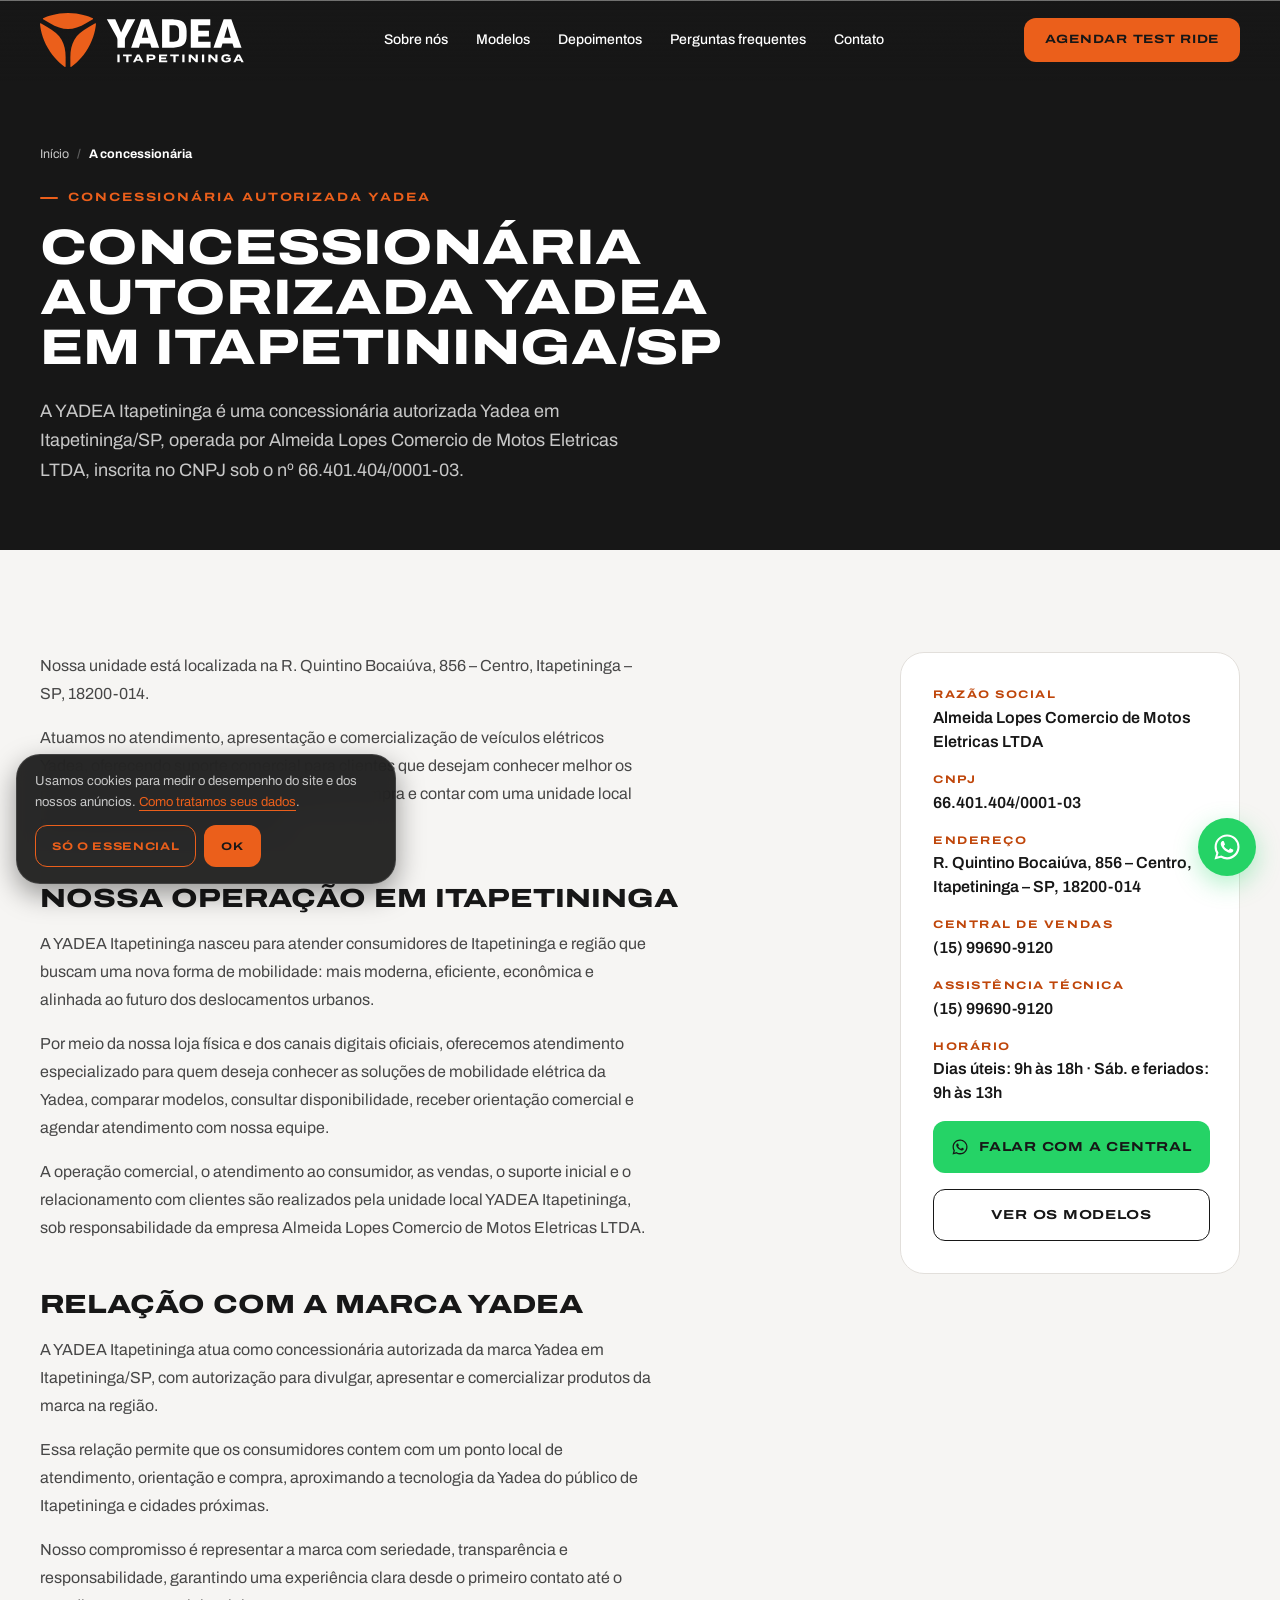
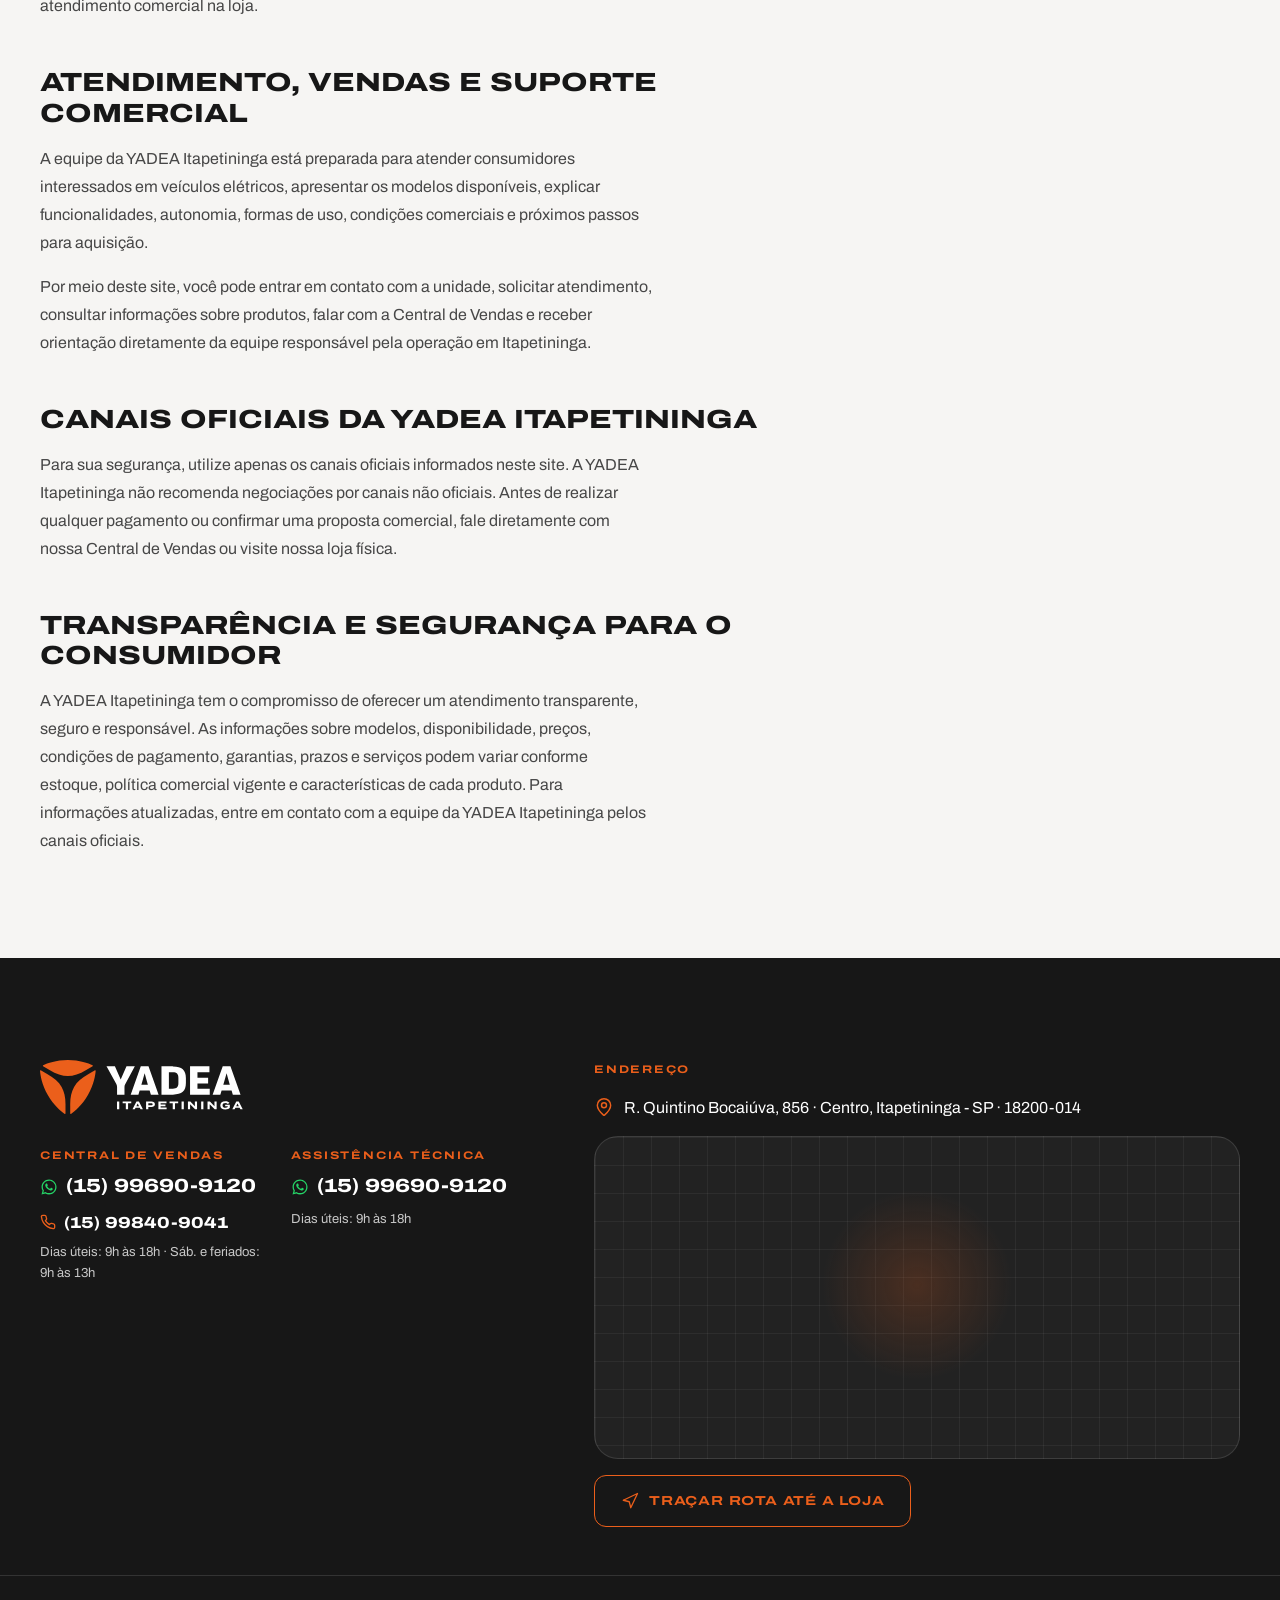
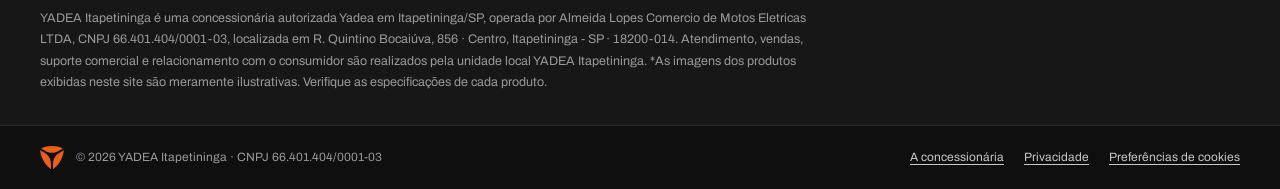
<file: concessionaria-yadea-itapetininga/index.html>
<!DOCTYPE html>
<html lang="pt-BR" data-ga4="" data-aw="" data-aw-lead="" data-meta-pixel="" data-sem-servidor="1">
<head>
<meta charset="utf-8">
<base href="../">
<meta name="viewport" content="width=device-width, initial-scale=1, viewport-fit=cover">
<title>Concessionária autorizada YADEA em Itapetininga/SP | YADEA Itapetininga</title>
<meta name="description" content="YADEA Itapetininga, concessionária autorizada YADEA em Itapetininga/SP, operada por Almeida Lopes Comercio de Motos Eletricas LTDA, CNPJ 66.401.404/0001-03. Endereço, canais oficiais e atendimento.">
<meta name="robots" content="noindex, nofollow">
<meta name="theme-color" content="#171717">
<link rel="canonical" href="https://yadeaitapetininga.com.br/concessionaria-yadea-itapetininga/">

<meta property="og:type" content="website">
<meta property="og:locale" content="pt_BR">
<meta property="og:site_name" content="YADEA Itapetininga">
<meta property="og:title" content="Concessionária autorizada YADEA em Itapetininga/SP | YADEA Itapetininga">
<meta property="og:description" content="YADEA Itapetininga, concessionária autorizada YADEA em Itapetininga/SP, operada por Almeida Lopes Comercio de Motos Eletricas LTDA, CNPJ 66.401.404/0001-03. Endereço, canais oficiais e atendimento.">
<meta property="og:image" content="https://yadeaitapetininga.com.br/assets/img/social/yadea-itapetininga-compartilhamento.jpg">
<meta property="og:image:type" content="image/jpeg">
<meta property="og:image:width" content="1200">
<meta property="og:image:height" content="630">
<meta property="og:image:alt" content="Scooter elétrica YADEA e a assinatura YADEA Itapetininga sobre fundo grafite">
<meta name="twitter:card" content="summary_large_image">

<link rel="icon" href="favicon.ico" sizes="48x48">
<link rel="icon" href="assets/img/brand/icone-app-laranja.svg" type="image/svg+xml">
<link rel="apple-touch-icon" href="assets/img/brand/apple-touch-icon.png">


<link rel="preload" href="assets/fonts/archivo-latin-var.woff2" as="font" type="font/woff2" crossorigin>
<link rel="stylesheet" href="assets/css/yadea.css?v=1.0.13">


<script>
  (function (h) {
    h.classList.add('js');
    setTimeout(function () { if (!h.classList.contains('motion-ok')) h.classList.add('sem-anima'); }, 3500);
  })(document.documentElement);
</script>

<script src="assets/js/consent.js?v=1.0.13"></script>

<script>
  (function () {
    var d = document.documentElement.dataset;
    var ids = [d.ga4, d.aw].filter(Boolean);
    if (!ids.length) return;
    var s = document.createElement('script');
    s.async = true;
    s.src = 'https://www.googletagmanager.com/gtag/js?id=' + ids[0];
    document.head.appendChild(s);
    gtag('js', new Date());
    ids.forEach(function (id) { gtag('config', id, { send_page_view: false }); });
  })();
</script>

<script type="application/ld+json">{"@context":"https://schema.org","@type":"MotorcycleDealer","@id":"https://yadeaitapetininga.com.br/#loja","name":"YADEA Itapetininga","legalName":"Almeida Lopes Comercio de Motos Eletricas LTDA","taxID":"66.401.404/0001-03","description":"Concessionária autorizada YADEA no Centro de Itapetininga: scooters elétricas sem CNH, a moto elétrica Keeness, test ride, assistência técnica e WhatsApp.","url":"https://yadeaitapetininga.com.br/","image":"https://yadeaitapetininga.com.br/assets/img/social/yadea-itapetininga-compartilhamento.jpg","logo":"https://yadeaitapetininga.com.br/assets/img/brand/logo-itapetininga-positivo.svg","telephone":"+55 15 99690-9120","brand":{"@type":"Brand","name":"YADEA"},"areaServed":{"@type":"City","name":"Itapetininga"},"address":{"@type":"PostalAddress","streetAddress":"R. Quintino Bocaiúva, 856","addressLocality":"Itapetininga","addressRegion":"SP","postalCode":"18200-014","addressCountry":"BR"},"hasMap":"https://www.google.com/maps/search/?api=1&query=YADEA%20Itapetininga%2C%20R.%20Quintino%20Bocai%C3%BAva%2C%20856%2C%20Centro%2C%20Itapetininga%20-%20SP%2C%2018200-014","openingHoursSpecification":[{"@type":"OpeningHoursSpecification","dayOfWeek":["Monday","Tuesday","Wednesday","Thursday","Friday"],"opens":"09:00","closes":"18:00"},{"@type":"OpeningHoursSpecification","dayOfWeek":["Saturday"],"opens":"09:00","closes":"13:00"}],"contactPoint":[{"@type":"ContactPoint","telephone":"+5515996909120","contactType":"sales","areaServed":"BR","availableLanguage":"Portuguese"},{"@type":"ContactPoint","telephone":"+5515996909120","contactType":"technical support","areaServed":"BR","availableLanguage":"Portuguese"}]}</script>
<script type="application/ld+json">{"@context":"https://schema.org","@type":"BreadcrumbList","itemListElement":[{"@type":"ListItem","position":1,"name":"Início","item":"https://yadeaitapetininga.com.br/"},{"@type":"ListItem","position":2,"name":"A concessionária","item":"https://yadeaitapetininga.com.br/concessionaria-yadea-itapetininga/"}]}</script>
</head>
<body class="pagina-loja">

<a class="u-skip" href="concessionaria-yadea-itapetininga/#conteudo">Pular para o conteúdo</a>

<svg width="0" height="0" aria-hidden="true" focusable="false" style="position:absolute">
  <symbol id="i-fone" viewBox="0 0 24 24" fill="none" stroke="currentColor" stroke-width="2" stroke-linecap="round" stroke-linejoin="round">
    <path d="M22 16.92v3a2 2 0 0 1-2.18 2 19.79 19.79 0 0 1-8.63-3.07 19.5 19.5 0 0 1-6-6 19.79 19.79 0 0 1-3.07-8.67A2 2 0 0 1 4.11 2h3a2 2 0 0 1 2 1.72c.13.96.36 1.9.7 2.81a2 2 0 0 1-.45 2.11L8.09 9.91a16 16 0 0 0 6 6l1.27-1.27a2 2 0 0 1 2.11-.45c.91.34 1.85.57 2.81.7A2 2 0 0 1 22 16.92Z"/>
  </symbol>
  <symbol id="i-whats" viewBox="0 0 24 24" fill="currentColor">
    <path d="M12.04 2c-5.5 0-9.97 4.47-9.97 9.97 0 1.76.46 3.48 1.34 5L2 22l5.16-1.35a9.93 9.93 0 0 0 4.88 1.25h.01c5.5 0 9.97-4.47 9.97-9.97 0-2.66-1.04-5.17-2.92-7.05A9.9 9.9 0 0 0 12.04 2Zm0 18.15h-.01a8.27 8.27 0 0 1-4.21-1.15l-.3-.18-3.13.82.84-3.05-.2-.31a8.24 8.24 0 0 1-1.26-4.41c0-4.57 3.72-8.29 8.29-8.29 2.21 0 4.29.86 5.86 2.43a8.24 8.24 0 0 1 2.43 5.87c0 4.57-3.72 8.27-8.31 8.27Zm4.55-6.2c-.25-.13-1.47-.73-1.7-.81-.23-.08-.4-.13-.56.13-.17.25-.64.81-.79.98-.14.17-.29.19-.54.06-.25-.12-1.05-.39-2-1.23-.74-.66-1.24-1.47-1.38-1.72-.15-.25-.02-.39.11-.51.11-.11.25-.29.37-.44.13-.14.17-.25.25-.41.09-.17.04-.31-.02-.44-.06-.12-.56-1.35-.77-1.85-.2-.48-.41-.42-.56-.43h-.48c-.17 0-.44.06-.66.31-.23.25-.87.85-.87 2.08s.89 2.41 1.02 2.58c.12.17 1.75 2.67 4.24 3.75.59.25 1.05.4 1.41.52.59.19 1.13.16 1.56.1.47-.07 1.47-.6 1.68-1.18.2-.58.2-1.07.15-1.18-.06-.1-.23-.17-.48-.29Z"/>
  </symbol>
  <symbol id="i-seta" viewBox="0 0 24 24" fill="none" stroke="currentColor" stroke-width="2" stroke-linecap="round" stroke-linejoin="round"><path d="m9 5 7 7-7 7"/></symbol>
  <symbol id="i-flecha" viewBox="0 0 24 24" fill="none" stroke="currentColor" stroke-width="2" stroke-linecap="round" stroke-linejoin="round"><path d="M5 12h14M13 6l6 6-6 6"/></symbol>
  <symbol id="i-x" viewBox="0 0 24 24" fill="none" stroke="currentColor" stroke-width="2" stroke-linecap="round" stroke-linejoin="round"><path d="M18 6 6 18M6 6l12 12"/></symbol>
  <symbol id="i-pino" viewBox="0 0 24 24" fill="none" stroke="currentColor" stroke-width="1.75" stroke-linecap="round" stroke-linejoin="round"><path d="M20 10c0 4.99-5.54 10.19-7.4 11.8a1 1 0 0 1-1.2 0C9.54 20.19 4 14.99 4 10a8 8 0 0 1 16 0"/><circle cx="12" cy="10" r="3"/></symbol>
  <symbol id="i-rota" viewBox="0 0 24 24" fill="none" stroke="currentColor" stroke-width="1.75" stroke-linecap="round" stroke-linejoin="round"><path d="M3 11 22 2l-9 19-2-8-8-2z"/></symbol>
  <symbol id="i-relogio" viewBox="0 0 24 24" fill="none" stroke="currentColor" stroke-width="1.75" stroke-linecap="round" stroke-linejoin="round"><circle cx="12" cy="12" r="9"/><path d="M12 7v5l3 2"/></symbol>
  <symbol id="i-chave" viewBox="0 0 24 24" fill="none" stroke="currentColor" stroke-width="1.75" stroke-linecap="round" stroke-linejoin="round"><path d="M14.7 6.3a1 1 0 0 0 0 1.4l1.6 1.6a1 1 0 0 0 1.4 0l3.77-3.77a6 6 0 0 1-7.94 7.94l-6.91 6.91a2.12 2.12 0 0 1-3-3l6.91-6.91a6 6 0 0 1 7.94-7.94l-3.76 3.76z"/></symbol>
  <symbol id="i-check" viewBox="0 0 24 24" fill="none" stroke="currentColor" stroke-width="2.4" stroke-linecap="round" stroke-linejoin="round"><path d="M20 6 9 17l-5-5"/></symbol>
  <symbol id="i-alerta" viewBox="0 0 24 24" fill="none" stroke="currentColor" stroke-width="2.4" stroke-linecap="round" stroke-linejoin="round"><path d="M12 7v6M12 17h.01"/></symbol>
  <symbol id="i-escudo" viewBox="0 0 24 24" fill="none" stroke="currentColor" stroke-width="1.75" stroke-linecap="round" stroke-linejoin="round"><path d="M20 13c0 5-3.5 7.5-7.66 8.95a1 1 0 0 1-.67-.01C7.5 20.5 4 18 4 13V6a1 1 0 0 1 1-1c2 0 4.5-1.2 6.24-2.72a1.17 1.17 0 0 1 1.52 0C14.51 3.81 17 5 19 5a1 1 0 0 1 1 1z"/><path d="m9 12 2 2 4-4"/></symbol>
  <symbol id="i-instagram" viewBox="0 0 24 24" fill="none" stroke="currentColor" stroke-width="1.75" stroke-linecap="round" stroke-linejoin="round"><rect x="2.5" y="2.5" width="19" height="19" rx="5"/><path d="M16 11.37A4 4 0 1 1 12.63 8 4 4 0 0 1 16 11.37Z"/><path d="M17.5 6.5h.01"/></symbol>
</svg>

<header class="header" id="header">
  <div class="u-container header__barra">
    <a class="header__logo" href="#topo" aria-label="YADEA Itapetininga, ir para o início">
      <img src="assets/img/brand/logo-itapetininga-negativo.svg" alt="YADEA Itapetininga" width="204" height="54">
    </a>

    <nav class="header__nav" aria-label="Navegação principal">
      <a class="header__link" href="#sobre">Sobre nós</a>
      <a class="header__link" href="#modelos">Modelos</a>
      <a class="header__link" href="#depoimentos">Depoimentos</a>
      <a class="header__link" href="#perguntas">Perguntas frequentes</a>
      <a class="header__link" href="#contato">Contato</a>
    </nav>

    <div class="header__acoes">
      <a class="btn btn--primario btn--desktop" data-whats="testRideGeral" data-origem="header_testride" href="https://api.whatsapp.com/send?phone=5515996909120&amp;text=Ol%C3%A1!%20Vim%20pelo%20site%20e%20gostaria%20de%20agendar%20um%20test%20ride%20na%20YADEA%20Itapetininga." target="_blank" rel="noopener">Agendar test ride</a>
      <button class="header__toggle" type="button" id="menu-toggle" aria-expanded="false" aria-controls="menu">
        <span class="header__toggle-icone" aria-hidden="true"><span></span><span></span><span></span></span>
        <span class="header__toggle-rotulo" aria-hidden="true"><span>Menu</span><span>Fechar</span></span>
        <span class="u-visually-hidden">Abrir menu de navegação</span>
      </button>
    </div>
  </div>
</header>

<div class="menu" id="menu" aria-hidden="true">
  <div class="menu__cortina menu__cortina--1" aria-hidden="true"></div>
  <div class="menu__cortina menu__cortina--2" aria-hidden="true"></div>
  <nav class="menu__painel" aria-label="Navegação mobile" data-lenis-prevent>
    <ul class="menu__lista">
      <li class="menu__item-wrap"><a class="menu__item" href="#sobre"><span class="menu__numero">01</span>Sobre nós</a></li>
      <li class="menu__item-wrap"><a class="menu__item" href="#modelos"><span class="menu__numero">02</span>Modelos</a></li>
      <li class="menu__item-wrap"><a class="menu__item" href="#depoimentos"><span class="menu__numero">03</span>Depoimentos</a></li>
      <li class="menu__item-wrap"><a class="menu__item" href="#perguntas"><span class="menu__numero">04</span>Perguntas</a></li>
      <li class="menu__item-wrap"><a class="menu__item" href="#contato"><span class="menu__numero">05</span>Contato</a></li>
    </ul>
    <div class="menu__rodape">
      <div class="menu__contato">
        <strong data-config="whatsapp.numero">(15) 99690-9120</strong>
        <span data-horarios="vendas"></span>
      </div>
      <a class="btn btn--primario" data-whats="testRideGeral" data-origem="menu_testride" href="https://api.whatsapp.com/send?phone=5515996909120&amp;text=Ol%C3%A1!%20Vim%20pelo%20site%20e%20gostaria%20de%20agendar%20um%20test%20ride%20na%20YADEA%20Itapetininga." target="_blank" rel="noopener">Agendar test ride</a>
    </div>
  </nav>
</div>

<main id="conteudo">
  <section class="institucional__topo" aria-labelledby="loja-titulo">
    <div class="u-container">
      <nav class="trilha" aria-label="Você está em">
        <ol>
          <li><a href="./">Início</a></li>
          <li aria-current="page">A concessionária</li>
        </ol>
      </nav>
      <p class="eyebrow eyebrow--escuro">Concessionária autorizada YADEA</p>
      <h1 class="t-h1" id="loja-titulo">Concessionária autorizada Yadea em Itapetininga/SP</h1>
      <p class="t-lead">A YADEA Itapetininga é uma concessionária autorizada Yadea em Itapetininga/SP, operada por Almeida Lopes Comercio de Motos Eletricas LTDA, inscrita no CNPJ sob o nº 66.401.404/0001-03.</p>
    </div>
  </section>

  <section class="u-secao s-clara" aria-label="Sobre a concessionária">
    <div class="u-container institucional__corpo">
      <div class="institucional__texto">
        <section>
          <p>Nossa unidade está localizada na R. Quintino Bocaiúva, 856 – Centro, Itapetininga – SP, 18200-014.</p>
          <p>Atuamos no atendimento, apresentação e comercialização de veículos elétricos Yadea, oferecendo suporte comercial para clientes que desejam conhecer melhor os modelos, tirar dúvidas, avaliar condições de compra e contar com uma unidade local para relacionamento com a marca.</p>
        </section>
        <section>
          <h2>Nossa operação em Itapetininga</h2>
          <p>A YADEA Itapetininga nasceu para atender consumidores de Itapetininga e região que buscam uma nova forma de mobilidade: mais moderna, eficiente, econômica e alinhada ao futuro dos deslocamentos urbanos.</p>
          <p>Por meio da nossa loja física e dos canais digitais oficiais, oferecemos atendimento especializado para quem deseja conhecer as soluções de mobilidade elétrica da Yadea, comparar modelos, consultar disponibilidade, receber orientação comercial e agendar atendimento com nossa equipe.</p>
          <p>A operação comercial, o atendimento ao consumidor, as vendas, o suporte inicial e o relacionamento com clientes são realizados pela unidade local YADEA Itapetininga, sob responsabilidade da empresa Almeida Lopes Comercio de Motos Eletricas LTDA.</p>
        </section>
        <section>
          <h2>Relação com a marca Yadea</h2>
          <p>A YADEA Itapetininga atua como concessionária autorizada da marca Yadea em Itapetininga/SP, com autorização para divulgar, apresentar e comercializar produtos da marca na região.</p>
          <p>Essa relação permite que os consumidores contem com um ponto local de atendimento, orientação e compra, aproximando a tecnologia da Yadea do público de Itapetininga e cidades próximas.</p>
          <p>Nosso compromisso é representar a marca com seriedade, transparência e responsabilidade, garantindo uma experiência clara desde o primeiro contato até o atendimento comercial na loja.</p>
        </section>
        <section>
          <h2>Atendimento, vendas e suporte comercial</h2>
          <p>A equipe da YADEA Itapetininga está preparada para atender consumidores interessados em veículos elétricos, apresentar os modelos disponíveis, explicar funcionalidades, autonomia, formas de uso, condições comerciais e próximos passos para aquisição.</p>
          <p>Por meio deste site, você pode entrar em contato com a unidade, solicitar atendimento, consultar informações sobre produtos, falar com a Central de Vendas e receber orientação diretamente da equipe responsável pela operação em Itapetininga.</p>
        </section>
        <section>
          <h2>Canais oficiais da YADEA Itapetininga</h2>
          <p>Para sua segurança, utilize apenas os canais oficiais informados neste site. A YADEA Itapetininga não recomenda negociações por canais não oficiais. Antes de realizar qualquer pagamento ou confirmar uma proposta comercial, fale diretamente com nossa Central de Vendas ou visite nossa loja física.</p>
        </section>
        <section>
          <h2>Transparência e segurança para o consumidor</h2>
          <p>A YADEA Itapetininga tem o compromisso de oferecer um atendimento transparente, seguro e responsável. As informações sobre modelos, disponibilidade, preços, condições de pagamento, garantias, prazos e serviços podem variar conforme estoque, política comercial vigente e características de cada produto. Para informações atualizadas, entre em contato com a equipe da YADEA Itapetininga pelos canais oficiais.</p>
        </section>
      </div>

      <aside class="ficha-loja" aria-label="Dados da concessionária">
        <dl>
          <div><dt>Razão social</dt><dd>Almeida Lopes Comercio de Motos Eletricas LTDA</dd></div>
          <div><dt>CNPJ</dt><dd>66.401.404/0001-03</dd></div>
          <div><dt>Endereço</dt><dd>R. Quintino Bocaiúva, 856 – Centro, Itapetininga – SP, 18200-014</dd></div>
          <div><dt>Central de vendas</dt><dd>(15) 99690-9120</dd></div>
          <div><dt>Assistência técnica</dt><dd>(15) 99690-9120</dd></div>
          <div><dt>Horário</dt><dd>Dias úteis: 9h às 18h · Sáb. e feriados: 9h às 13h</dd></div>
        </dl>
        <a class="btn btn--whats" data-whats="geral" data-origem="pagina_loja" href="https://api.whatsapp.com/send?phone=5515996909120&text=Ol%C3%A1!%20Vim%20pelo%20site%20e%20gostaria%20de%20saber%20mais%20sobre%20os%20modelos%20e%20condi%C3%A7%C3%B5es%20especiais%20da%20YADEA%20Itapetininga." target="_blank" rel="noopener"><svg aria-hidden="true"><use href="#i-whats"></use></svg>Falar com a central</a>
        <a class="btn btn--contorno" href="./#modelos">Ver os modelos</a>
      </aside>
    </div>
  </section>
</main>

<footer class="rodape s-escura" id="contato" aria-labelledby="rodape-titulo">
  <h2 class="u-visually-hidden" id="rodape-titulo">Contato e informações da loja</h2>
  <div class="u-container rodape__grade">
    <div class="rodape__contato">
      <img class="rodape__logo" src="assets/img/brand/logo-itapetininga-negativo.svg" alt="YADEA Itapetininga" width="204" height="54" loading="lazy">
      <div class="rodape__blocos">
        <div class="rodape__bloco">
          <p class="rodape__rotulo">Central de vendas</p>
          <a class="rodape__valor" data-whats="geral" data-origem="rodape_vendas" href="https://api.whatsapp.com/send?phone=5515996909120&amp;text=Ol%C3%A1!%20Vim%20pelo%20site%20e%20gostaria%20de%20saber%20mais%20sobre%20os%20modelos%20e%20condi%C3%A7%C3%B5es%20especiais%20da%20YADEA%20Itapetininga." target="_blank" rel="noopener"><svg aria-hidden="true"><use href="#i-whats"></use></svg><span data-config="whatsapp.numero">(15) 99690-9120</span></a>
          <a class="rodape__valor rodape__valor--fone" data-tel="vendasTelefone" href="tel:+5515998409041"><svg aria-hidden="true"><use href="#i-fone"></use></svg><span data-config="vendasTelefone.numero">(15) 99840-9041</span></a>
          <p class="rodape__detalhe" data-horarios="vendas"></p>
        </div>
        <div class="rodape__bloco">
          <p class="rodape__rotulo">Assistência técnica</p>
          <a class="rodape__valor" data-whats="assistencia" data-origem="rodape_assistencia" href="https://api.whatsapp.com/send?phone=5515996909120&amp;text=Ol%C3%A1!%20Vim%20pelo%20site%20e%20gostaria%20de%20falar%20com%20a%20assist%C3%AAncia%20t%C3%A9cnica%20da%20YADEA%20Itapetininga." target="_blank" rel="noopener"><svg aria-hidden="true"><use href="#i-whats"></use></svg><span data-config="assistencia.numero">(15) 99690-9120</span></a>
          <p class="rodape__detalhe" data-horarios="assistencia"></p>
        </div>
        </div>
    </div>

    <div class="rodape__endereco">
      <p class="rodape__rotulo">Endereço</p>
      <p class="rodape__endereco-texto"><svg aria-hidden="true"><use href="#i-pino"></use></svg><span data-config="endereco.completo">R. Quintino Bocaiúva, 856 · Centro, Itapetininga - SP · 18200-014</span></p>
      <div class="mapa">
        <iframe id="mapa" title="Mapa com a localização da YADEA Itapetininga" loading="lazy"
                referrerpolicy="no-referrer-when-downgrade" allowfullscreen></iframe>
      </div>
      <div class="rodape__rota">
        <a class="btn btn--contorno-claro" data-rota href="https://www.google.com/maps/dir/?api=1&amp;destination=YADEA%20Itapetininga%2C%20R.%20Quintino%20Bocai%C3%BAva%2C%20856%2C%20Centro%2C%20Itapetininga%20-%20SP%2C%2018200-014" target="_blank" rel="noopener"><svg aria-hidden="true"><use href="#i-rota"></use></svg>Traçar rota até a loja</a>
      </div>
    </div>
  </div>

  <div class="u-container rodape__inst">
    <p class="rodape__institucional">
      <span data-config="marca.nome">YADEA Itapetininga</span> é uma concessionária autorizada Yadea em Itapetininga/SP,
      operada por <span data-config="marca.razaoSocial">Almeida Lopes Comercio de Motos Eletricas LTDA</span>,
      CNPJ <span data-config="marca.cnpj">66.401.404/0001-03</span>, localizada em
      <span data-config="endereco.completo">R. Quintino Bocaiúva, 856 · Centro, Itapetininga - SP · 18200-014</span>.
      Atendimento, vendas, suporte comercial e relacionamento com o consumidor são realizados pela
      unidade local <span data-config="marca.nome">YADEA Itapetininga</span>.
      *As imagens dos produtos exibidas neste site são meramente ilustrativas. Verifique as especificações de cada produto.
    </p>
  </div>

  <div class="rodape__legal">
    <div class="u-container rodape__legal-linha">
      <span class="rodape__legal-marca">
        <img src="assets/img/brand/simbolo-laranja.svg" alt="" width="24" height="23" loading="lazy">
        <span>© <span data-ano>2026</span> <span data-config="marca.nome">YADEA Itapetininga</span> · CNPJ <span data-config="marca.cnpj">66.401.404/0001-03</span></span>
      </span>
      <span class="rodape__legal-links">
        <a href="concessionaria-yadea-itapetininga/">A concessionária</a>
        <a href="privacidade.html">Privacidade</a>
        <button class="rodape__link" type="button" id="rever-cookies">Preferências de cookies</button>
        <button class="rodape__link" type="button" id="abrir-alerta" hidden>Comunicado de segurança</button>
      </span>
    </div>
  </div>
</footer>

<a class="flutuante" id="flutuante" data-whats="geral" data-origem="flutuante" href="https://api.whatsapp.com/send?phone=5515996909120&amp;text=Ol%C3%A1!%20Vim%20pelo%20site%20e%20gostaria%20de%20saber%20mais%20sobre%20os%20modelos%20e%20condi%C3%A7%C3%B5es%20especiais%20da%20YADEA%20Itapetininga." aria-label="Falar com a YADEA Itapetininga pelo WhatsApp" target="_blank" rel="noopener">
  <svg aria-hidden="true"><use href="#i-whats"></use></svg>
</a>

<aside class="aviso" id="aviso-seguranca" aria-labelledby="aviso-titulo" aria-live="polite" hidden>
  <span class="aviso__icone" aria-hidden="true"><svg><use href="#i-escudo"></use></svg></span>
  <div class="aviso__corpo">
    <p class="aviso__selo">Comunicado de segurança</p>
    <p class="aviso__titulo" id="aviso-titulo">Este é o site oficial da YADEA Itapetininga.</p>
    <p class="aviso__texto">A loja não se responsabiliza por negociações feitas fora dos canais oficiais<span data-aviso="exemplo"></span>.</p>
    <div class="aviso__acoes">
      <button class="aviso__botao aviso__botao--detalhes" type="button" id="aviso-detalhes">Ver detalhes</button>
      <button class="aviso__botao" type="button" data-fechar-aviso>Entendi</button>
    </div>
  </div>
  <button class="aviso__fechar" type="button" data-fechar-aviso aria-label="Fechar comunicado de segurança"><svg aria-hidden="true"><use href="#i-x"></use></svg></button>
</aside>

<div class="alerta" id="alerta-seguranca" role="dialog" aria-modal="true" aria-labelledby="alerta-titulo"
     aria-describedby="alerta-texto" aria-hidden="true" hidden>
  <div class="alerta__scrim" data-fechar-alerta></div>
  <div class="alerta__caixa" data-lenis-prevent>
    <button class="alerta__fechar" type="button" data-fechar-alerta aria-label="Fechar comunicado de segurança"><svg aria-hidden="true"><use href="#i-x"></use></svg></button>
    <p class="alerta__selo">Comunicado de segurança</p>
    <h2 class="alerta__titulo" id="alerta-titulo" tabindex="-1">Use apenas os <span class="t-laranja">canais oficiais</span> da YADEA Itapetininga.</h2>
    <p class="alerta__texto" id="alerta-texto">
      Para sua segurança, a YADEA Itapetininga não recomenda negociações por canais não oficiais.
      Antes de realizar qualquer pagamento ou confirmar uma proposta comercial, fale diretamente
      com a Central de Vendas ou visite a loja física.
    </p>
    <div class="alerta__dominios">
      <div class="alerta__dominio alerta__dominio--oficial">
        <span class="alerta__dominio-rotulo">Site oficial</span>
        <span class="alerta__dominio-valor"><svg aria-hidden="true"><use href="#i-escudo"></use></svg><strong data-alerta="oficial"></strong></span>
      </div>
      <div class="alerta__dominio alerta__dominio--falso" data-alerta="caixa-falsos">
        <span class="alerta__dominio-rotulo">Domínio não reconhecido</span>
        <ul class="alerta__dominio-lista" data-alerta="falsos"></ul>
      </div>
    </div>
    <div class="alerta__detalhes" id="alerta-detalhes" hidden>
      <ul class="alerta__lista">
        <li class="alerta__item alerta__item--ok"><span aria-hidden="true"><svg><use href="#i-check"></use></svg></span><p><strong>Central de vendas:</strong> <span data-config="whatsapp.numero"></span></p></li>
        <li class="alerta__item alerta__item--ok"><span aria-hidden="true"><svg><use href="#i-check"></use></svg></span><p><strong>Assistência técnica:</strong> <span data-config="assistencia.numero"></span></p></li>
        <li class="alerta__item alerta__item--nao"><span aria-hidden="true"><svg><use href="#i-alerta"></use></svg></span><p>Não realize pagamentos, envie documentos ou compartilhe dados pessoais sem confirmar o atendimento oficial.</p></li>
      </ul>
    </div>
    <div class="alerta__acoes">
      <a class="btn btn--primario alerta__principal" data-whats="confirmarOficial" data-origem="alerta_seguranca" href="https://api.whatsapp.com/send?phone=5515996909120&amp;text=Ol%C3%A1!%20Vim%20pelo%20site%20e%20quero%20confirmar%20se%20estou%20falando%20com%20o%20atendimento%20oficial%20da%20YADEA%20Itapetininga." target="_blank" rel="noopener"><svg aria-hidden="true"><use href="#i-whats"></use></svg>Confirmar no WhatsApp</a>
      <button class="btn btn--contorno-claro" type="button" id="alerta-mais" aria-expanded="false" aria-controls="alerta-detalhes">Ver detalhes</button>
    </div>
  </div>
</div>


<div class="consentimento" id="consentimento" role="dialog" aria-live="polite" aria-label="Aviso de cookies" hidden>
  <div class="consentimento__texto">
    <p>Usamos cookies para medir o desempenho do site e dos nossos anúncios. <a href="privacidade.html">Como tratamos seus dados</a>.</p>
  </div>
  <div class="consentimento__acoes">
    <button class="btn btn--contorno-claro" type="button" data-consentimento="recusar">Só o essencial</button>
    <button class="btn btn--primario" type="button" data-consentimento="aceitar">Ok</button>
  </div>
</div>

<div class="lightbox" id="lightbox" role="dialog" aria-modal="true" aria-label="Foto ampliada" aria-hidden="true">
  <button class="lightbox__fechar" type="button" data-fechar-lightbox aria-label="Fechar foto ampliada"><svg aria-hidden="true"><use href="#i-x"></use></svg></button>
  <button class="lightbox__seta lightbox__seta--anterior" type="button" data-lightbox-passo="-1" aria-label="Foto anterior"><svg aria-hidden="true" style="transform:scaleX(-1)"><use href="#i-seta"></use></svg></button>
  <img class="lightbox__foto" id="lightbox-foto" alt="">
  <button class="lightbox__seta lightbox__seta--proxima" type="button" data-lightbox-passo="1" aria-label="Próxima foto"><svg aria-hidden="true"><use href="#i-seta"></use></svg></button>
  <p class="lightbox__contador" id="lightbox-contador" aria-live="polite"></p>
</div>

<script src="assets/js/tracking.js?v=1.0.13"></script>
<script src="assets/js/config.js?v=1.0.13"></script>
<script src="assets/js/galerias.js?v=1.0.13"></script>
<script src="assets/js/catalogo.js?v=1.0.13"></script>
<script src="assets/js/render.js?v=1.0.13"></script>
<script src="assets/js/app.js?v=1.0.13"></script>

<script src="assets/vendor/gsap.min.js" defer></script>
<script src="assets/vendor/ScrollTrigger.min.js" defer></script>
<script src="assets/vendor/lenis.min.js" defer></script>
<script src="assets/js/motion.js?v=1.0.13" defer></script>
</body>
</html>
</file>
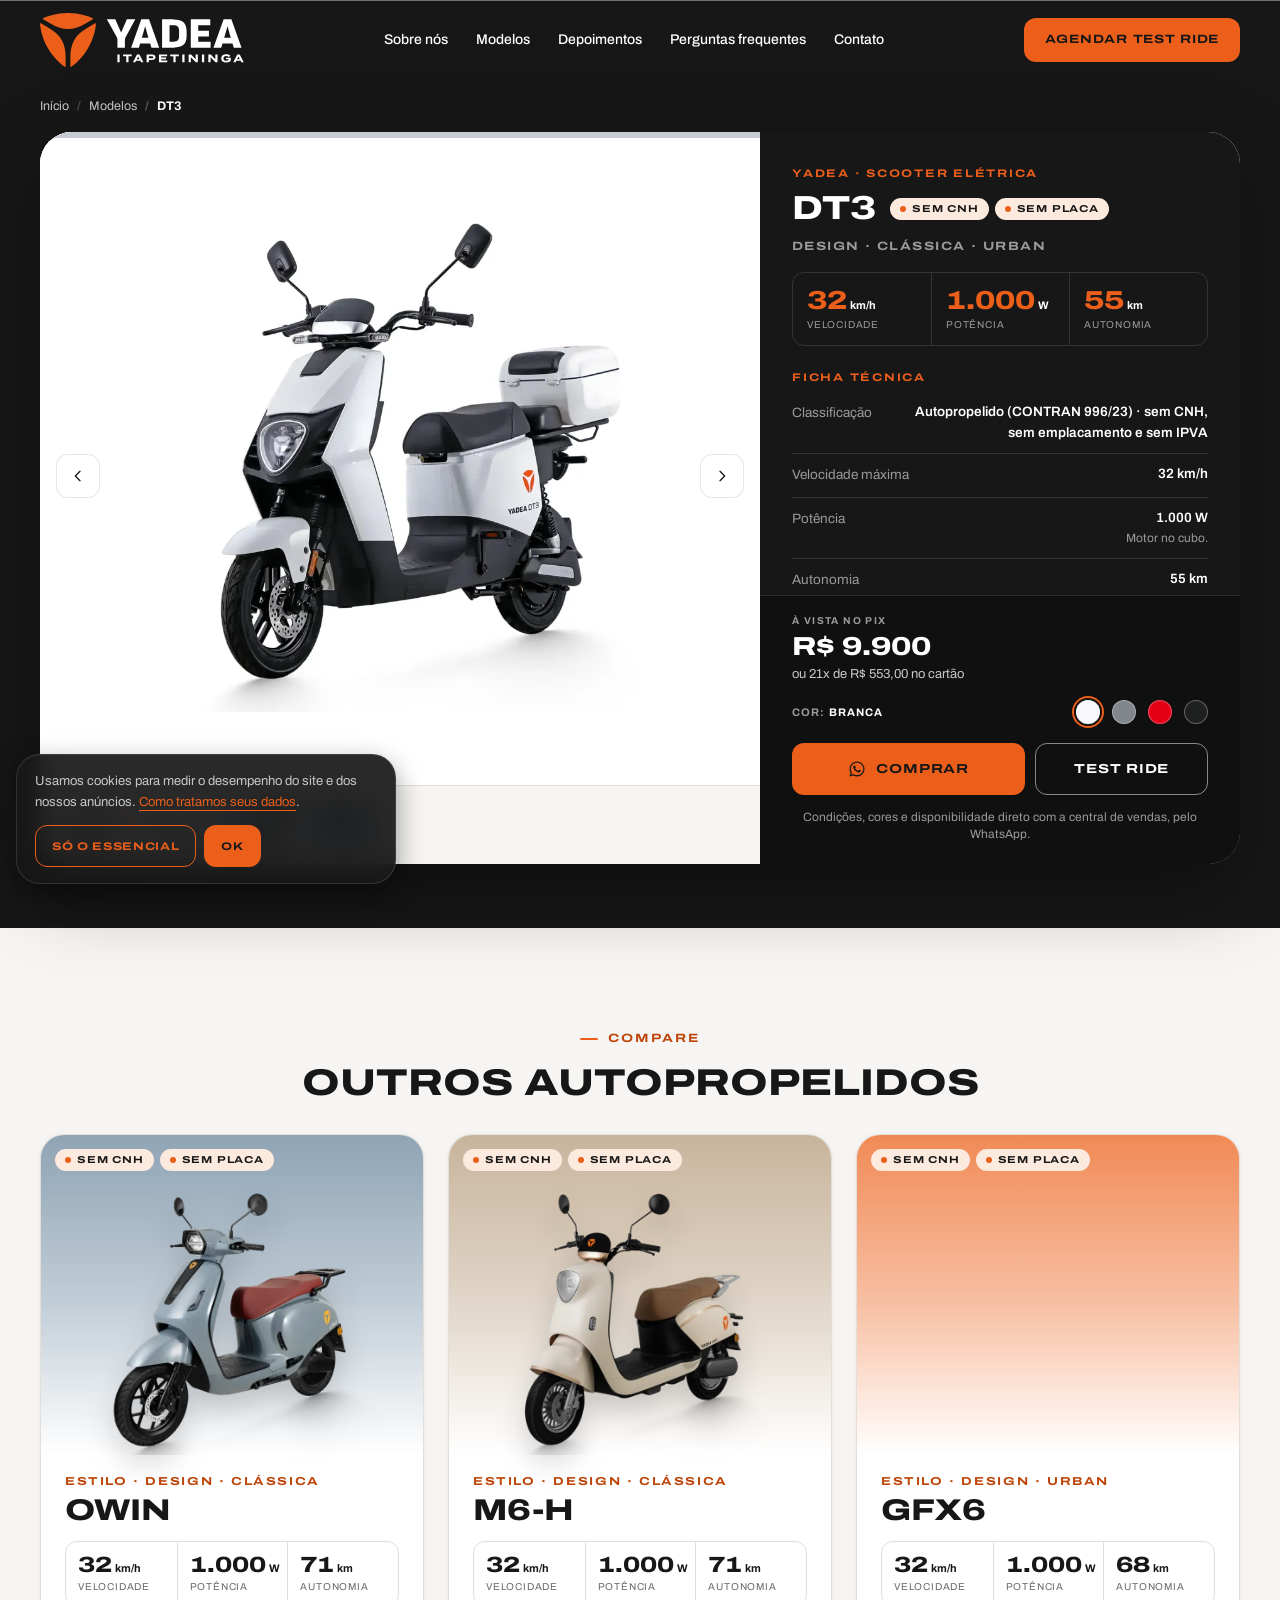
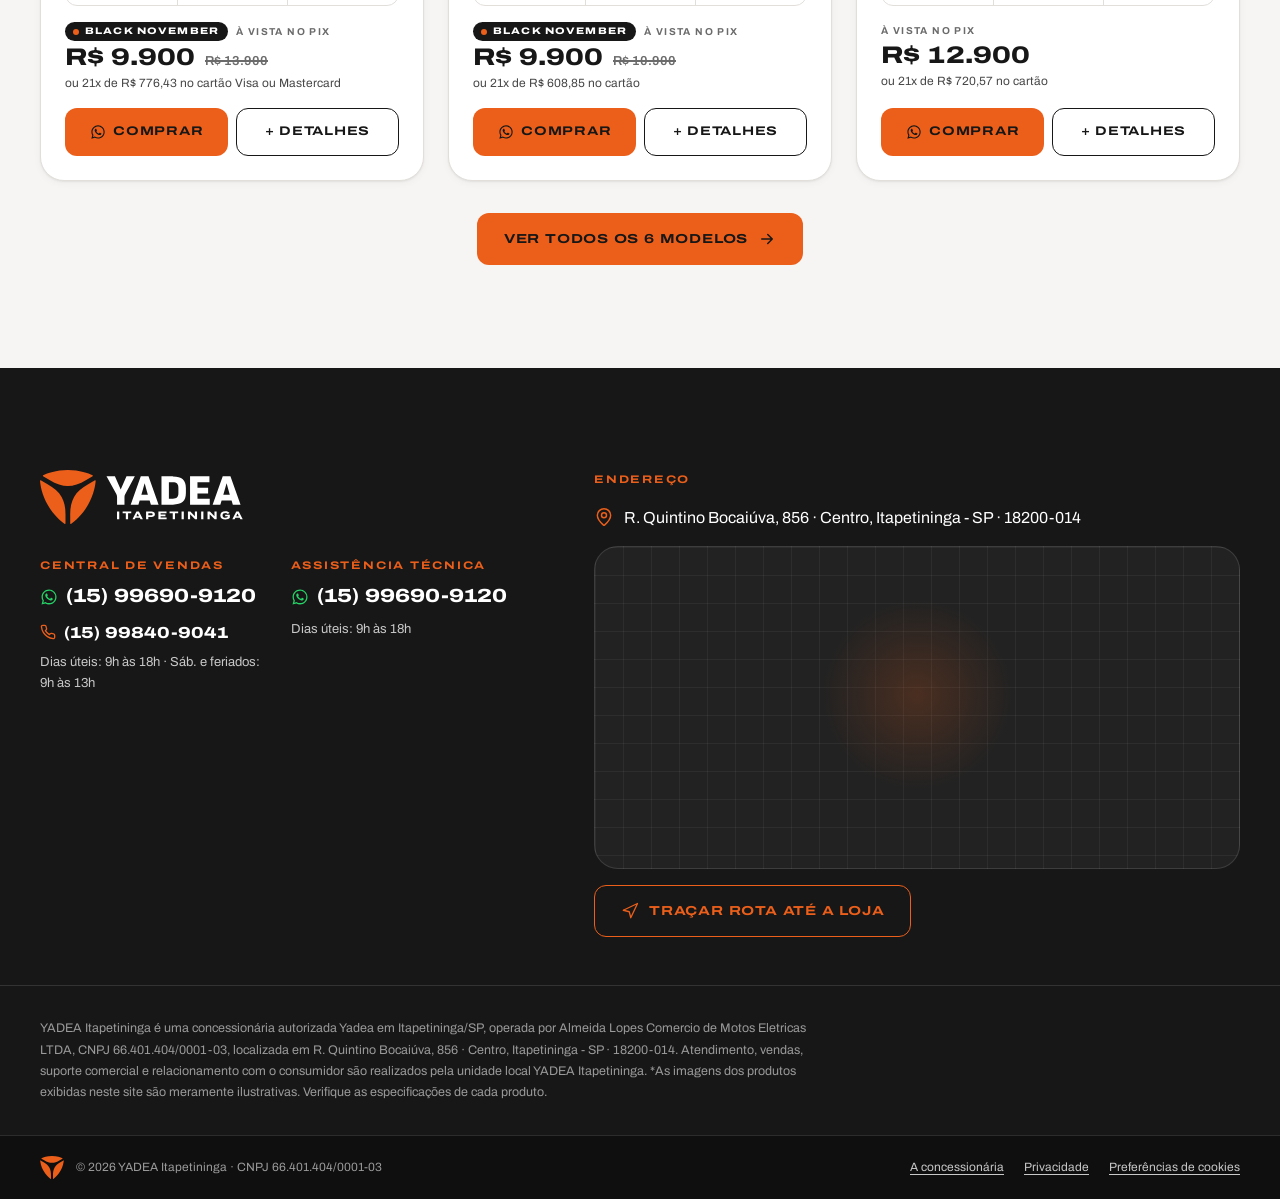
<file: modelos-de-motos/dt3/index.html>
<!DOCTYPE html>
<html lang="pt-BR" data-ga4="" data-aw="" data-aw-lead="" data-meta-pixel="" data-sem-servidor="1">
<head>
<meta charset="utf-8">
<base href="../../">
<meta name="viewport" content="width=device-width, initial-scale=1, viewport-fit=cover">
<title>YADEA DT3 · Scooter elétrica em Itapetininga | YADEA Itapetininga</title>
<meta name="description" content="YADEA DT3, scooter elétrica sem CNH e sem placa: 32 km/h, 1000 W e 55 km de autonomia. Black November: R$ 7.900 à vista no PIX ou 21x de R$ 553,00 no cartão.">
<meta name="robots" content="noindex, nofollow">
<meta name="theme-color" content="#171717">
<link rel="canonical" href="https://yadeaitapetininga.com.br/modelos-de-motos/dt3/">

<meta property="og:type" content="product">
<meta property="og:url" content="https://yadeaitapetininga.com.br/modelos-de-motos/dt3/">
<meta property="og:locale" content="pt_BR">
<meta property="og:site_name" content="YADEA Itapetininga">
<meta property="og:title" content="YADEA DT3 · YADEA Itapetininga">
<meta property="og:description" content="YADEA DT3, scooter elétrica sem CNH e sem placa: 32 km/h, 1000 W e 55 km de autonomia. Black November: R$ 7.900 à vista no PIX ou 21x de R$ 553,00 no cartão.">
<meta property="og:image" content="https://yadeaitapetininga.com.br/assets/img/social/modelo-dt3.jpg">
<meta property="og:image:type" content="image/jpeg">
<meta property="og:image:width" content="1200">
<meta property="og:image:height" content="630">
<meta property="og:image:alt" content="Scooter elétrica YADEA DT3 branca com baú traseiro">
<meta name="twitter:card" content="summary_large_image">

<link rel="icon" href="favicon.ico" sizes="48x48">
<link rel="icon" href="assets/img/brand/icone-app-laranja.svg" type="image/svg+xml">
<link rel="apple-touch-icon" href="assets/img/brand/apple-touch-icon.png">


<link rel="preload" href="assets/fonts/archivo-latin-var.woff2" as="font" type="font/woff2" crossorigin>
<link rel="preload" as="image" href="assets/img/models/dt3-01.webp" fetchpriority="high">
<link rel="stylesheet" href="assets/css/yadea.css?v=1.0.13">


<script>
  (function (h) {
    h.classList.add('js');
    setTimeout(function () { if (!h.classList.contains('motion-ok')) h.classList.add('sem-anima'); }, 3500);
  })(document.documentElement);
</script>

<script src="assets/js/consent.js?v=1.0.13"></script>

<script>
  (function () {
    var d = document.documentElement.dataset;
    var ids = [d.ga4, d.aw].filter(Boolean);
    if (!ids.length) return;
    var s = document.createElement('script');
    s.async = true;
    s.src = 'https://www.googletagmanager.com/gtag/js?id=' + ids[0];
    document.head.appendChild(s);
    gtag('js', new Date());
    ids.forEach(function (id) { gtag('config', id, { send_page_view: false }); });
  })();
</script>

<script type="application/ld+json">{"@context":"https://schema.org","@type":"Product","@id":"https://yadeaitapetininga.com.br/modelos-de-motos/dt3/#produto","name":"YADEA DT3","description":"YADEA DT3, scooter elétrica sem CNH e sem placa: 32 km/h, 1000 W e 55 km de autonomia. Black November: R$ 7.900 à vista no PIX ou 21x de R$ 553,00 no cartão.","image":["https://yadeaitapetininga.com.br/assets/img/models/dt3-card.webp","https://yadeaitapetininga.com.br/assets/img/models/dt3-01.webp","https://yadeaitapetininga.com.br/assets/img/models/dt3-02.webp","https://yadeaitapetininga.com.br/assets/img/models/dt3-06.webp","https://yadeaitapetininga.com.br/assets/img/models/dt3-07.webp"],"brand":{"@type":"Brand","name":"YADEA"},"category":"Scooter elétrica","url":"https://yadeaitapetininga.com.br/modelos-de-motos/dt3/","offers":{"@type":"Offer","url":"https://yadeaitapetininga.com.br/modelos-de-motos/dt3/","price":"7900.00","priceCurrency":"BRL","priceValidUntil":"2026-11-30","availability":"https://schema.org/InStock","seller":{"@type":"MotorcycleDealer","@id":"https://yadeaitapetininga.com.br/#loja","name":"YADEA Itapetininga"}}}</script>
<script type="application/ld+json">{"@context":"https://schema.org","@type":"BreadcrumbList","itemListElement":[{"@type":"ListItem","position":1,"name":"Início","item":"https://yadeaitapetininga.com.br/"},{"@type":"ListItem","position":2,"name":"Modelos","item":"https://yadeaitapetininga.com.br/#modelos"},{"@type":"ListItem","position":3,"name":"YADEA DT3","item":"https://yadeaitapetininga.com.br/modelos-de-motos/dt3/"}]}</script>
</head>
<body class="pagina-modelo">

<a class="u-skip" href="modelos-de-motos/dt3/#conteudo">Pular para o conteúdo</a>

<svg width="0" height="0" aria-hidden="true" focusable="false" style="position:absolute">
  <symbol id="i-fone" viewBox="0 0 24 24" fill="none" stroke="currentColor" stroke-width="2" stroke-linecap="round" stroke-linejoin="round">
    <path d="M22 16.92v3a2 2 0 0 1-2.18 2 19.79 19.79 0 0 1-8.63-3.07 19.5 19.5 0 0 1-6-6 19.79 19.79 0 0 1-3.07-8.67A2 2 0 0 1 4.11 2h3a2 2 0 0 1 2 1.72c.13.96.36 1.9.7 2.81a2 2 0 0 1-.45 2.11L8.09 9.91a16 16 0 0 0 6 6l1.27-1.27a2 2 0 0 1 2.11-.45c.91.34 1.85.57 2.81.7A2 2 0 0 1 22 16.92Z"/>
  </symbol>
  <symbol id="i-whats" viewBox="0 0 24 24" fill="currentColor">
    <path d="M12.04 2c-5.5 0-9.97 4.47-9.97 9.97 0 1.76.46 3.48 1.34 5L2 22l5.16-1.35a9.93 9.93 0 0 0 4.88 1.25h.01c5.5 0 9.97-4.47 9.97-9.97 0-2.66-1.04-5.17-2.92-7.05A9.9 9.9 0 0 0 12.04 2Zm0 18.15h-.01a8.27 8.27 0 0 1-4.21-1.15l-.3-.18-3.13.82.84-3.05-.2-.31a8.24 8.24 0 0 1-1.26-4.41c0-4.57 3.72-8.29 8.29-8.29 2.21 0 4.29.86 5.86 2.43a8.24 8.24 0 0 1 2.43 5.87c0 4.57-3.72 8.27-8.31 8.27Zm4.55-6.2c-.25-.13-1.47-.73-1.7-.81-.23-.08-.4-.13-.56.13-.17.25-.64.81-.79.98-.14.17-.29.19-.54.06-.25-.12-1.05-.39-2-1.23-.74-.66-1.24-1.47-1.38-1.72-.15-.25-.02-.39.11-.51.11-.11.25-.29.37-.44.13-.14.17-.25.25-.41.09-.17.04-.31-.02-.44-.06-.12-.56-1.35-.77-1.85-.2-.48-.41-.42-.56-.43h-.48c-.17 0-.44.06-.66.31-.23.25-.87.85-.87 2.08s.89 2.41 1.02 2.58c.12.17 1.75 2.67 4.24 3.75.59.25 1.05.4 1.41.52.59.19 1.13.16 1.56.1.47-.07 1.47-.6 1.68-1.18.2-.58.2-1.07.15-1.18-.06-.1-.23-.17-.48-.29Z"/>
  </symbol>
  <symbol id="i-seta" viewBox="0 0 24 24" fill="none" stroke="currentColor" stroke-width="2" stroke-linecap="round" stroke-linejoin="round"><path d="m9 5 7 7-7 7"/></symbol>
  <symbol id="i-flecha" viewBox="0 0 24 24" fill="none" stroke="currentColor" stroke-width="2" stroke-linecap="round" stroke-linejoin="round"><path d="M5 12h14M13 6l6 6-6 6"/></symbol>
  <symbol id="i-x" viewBox="0 0 24 24" fill="none" stroke="currentColor" stroke-width="2" stroke-linecap="round" stroke-linejoin="round"><path d="M18 6 6 18M6 6l12 12"/></symbol>
  <symbol id="i-pino" viewBox="0 0 24 24" fill="none" stroke="currentColor" stroke-width="1.75" stroke-linecap="round" stroke-linejoin="round"><path d="M20 10c0 4.99-5.54 10.19-7.4 11.8a1 1 0 0 1-1.2 0C9.54 20.19 4 14.99 4 10a8 8 0 0 1 16 0"/><circle cx="12" cy="10" r="3"/></symbol>
  <symbol id="i-rota" viewBox="0 0 24 24" fill="none" stroke="currentColor" stroke-width="1.75" stroke-linecap="round" stroke-linejoin="round"><path d="M3 11 22 2l-9 19-2-8-8-2z"/></symbol>
  <symbol id="i-relogio" viewBox="0 0 24 24" fill="none" stroke="currentColor" stroke-width="1.75" stroke-linecap="round" stroke-linejoin="round"><circle cx="12" cy="12" r="9"/><path d="M12 7v5l3 2"/></symbol>
  <symbol id="i-chave" viewBox="0 0 24 24" fill="none" stroke="currentColor" stroke-width="1.75" stroke-linecap="round" stroke-linejoin="round"><path d="M14.7 6.3a1 1 0 0 0 0 1.4l1.6 1.6a1 1 0 0 0 1.4 0l3.77-3.77a6 6 0 0 1-7.94 7.94l-6.91 6.91a2.12 2.12 0 0 1-3-3l6.91-6.91a6 6 0 0 1 7.94-7.94l-3.76 3.76z"/></symbol>
  <symbol id="i-check" viewBox="0 0 24 24" fill="none" stroke="currentColor" stroke-width="2.4" stroke-linecap="round" stroke-linejoin="round"><path d="M20 6 9 17l-5-5"/></symbol>
  <symbol id="i-alerta" viewBox="0 0 24 24" fill="none" stroke="currentColor" stroke-width="2.4" stroke-linecap="round" stroke-linejoin="round"><path d="M12 7v6M12 17h.01"/></symbol>
  <symbol id="i-escudo" viewBox="0 0 24 24" fill="none" stroke="currentColor" stroke-width="1.75" stroke-linecap="round" stroke-linejoin="round"><path d="M20 13c0 5-3.5 7.5-7.66 8.95a1 1 0 0 1-.67-.01C7.5 20.5 4 18 4 13V6a1 1 0 0 1 1-1c2 0 4.5-1.2 6.24-2.72a1.17 1.17 0 0 1 1.52 0C14.51 3.81 17 5 19 5a1 1 0 0 1 1 1z"/><path d="m9 12 2 2 4-4"/></symbol>
  <symbol id="i-instagram" viewBox="0 0 24 24" fill="none" stroke="currentColor" stroke-width="1.75" stroke-linecap="round" stroke-linejoin="round"><rect x="2.5" y="2.5" width="19" height="19" rx="5"/><path d="M16 11.37A4 4 0 1 1 12.63 8 4 4 0 0 1 16 11.37Z"/><path d="M17.5 6.5h.01"/></symbol>
</svg>

<header class="header" id="header">
  <div class="u-container header__barra">
    <a class="header__logo" href="#topo" aria-label="YADEA Itapetininga, ir para o início">
      <img src="assets/img/brand/logo-itapetininga-negativo.svg" alt="YADEA Itapetininga" width="204" height="54">
    </a>

    <nav class="header__nav" aria-label="Navegação principal">
      <a class="header__link" href="#sobre">Sobre nós</a>
      <a class="header__link" href="#modelos">Modelos</a>
      <a class="header__link" href="#depoimentos">Depoimentos</a>
      <a class="header__link" href="#perguntas">Perguntas frequentes</a>
      <a class="header__link" href="#contato">Contato</a>
    </nav>

    <div class="header__acoes">
      <a class="btn btn--primario btn--desktop" data-whats="testRideGeral" data-origem="header_testride" href="https://api.whatsapp.com/send?phone=5515996909120&amp;text=Ol%C3%A1!%20Vim%20pelo%20site%20e%20gostaria%20de%20agendar%20um%20test%20ride%20na%20YADEA%20Itapetininga." target="_blank" rel="noopener">Agendar test ride</a>
      <button class="header__toggle" type="button" id="menu-toggle" aria-expanded="false" aria-controls="menu">
        <span class="header__toggle-icone" aria-hidden="true"><span></span><span></span><span></span></span>
        <span class="header__toggle-rotulo" aria-hidden="true"><span>Menu</span><span>Fechar</span></span>
        <span class="u-visually-hidden">Abrir menu de navegação</span>
      </button>
    </div>
  </div>
</header>

<div class="menu" id="menu" aria-hidden="true">
  <div class="menu__cortina menu__cortina--1" aria-hidden="true"></div>
  <div class="menu__cortina menu__cortina--2" aria-hidden="true"></div>
  <nav class="menu__painel" aria-label="Navegação mobile" data-lenis-prevent>
    <ul class="menu__lista">
      <li class="menu__item-wrap"><a class="menu__item" href="#sobre"><span class="menu__numero">01</span>Sobre nós</a></li>
      <li class="menu__item-wrap"><a class="menu__item" href="#modelos"><span class="menu__numero">02</span>Modelos</a></li>
      <li class="menu__item-wrap"><a class="menu__item" href="#depoimentos"><span class="menu__numero">03</span>Depoimentos</a></li>
      <li class="menu__item-wrap"><a class="menu__item" href="#perguntas"><span class="menu__numero">04</span>Perguntas</a></li>
      <li class="menu__item-wrap"><a class="menu__item" href="#contato"><span class="menu__numero">05</span>Contato</a></li>
    </ul>
    <div class="menu__rodape">
      <div class="menu__contato">
        <strong data-config="whatsapp.numero">(15) 99690-9120</strong>
        <span data-horarios="vendas"></span>
      </div>
      <a class="btn btn--primario" data-whats="testRideGeral" data-origem="menu_testride" href="https://api.whatsapp.com/send?phone=5515996909120&amp;text=Ol%C3%A1!%20Vim%20pelo%20site%20e%20gostaria%20de%20agendar%20um%20test%20ride%20na%20YADEA%20Itapetininga." target="_blank" rel="noopener">Agendar test ride</a>
    </div>
  </nav>
</div>

<main id="conteudo">
  <section class="produto" aria-label="YADEA DT3">
    <div class="u-container">
      <nav class="trilha" aria-label="Você está em">
        <ol>
          <li><a href="./">Início</a></li>
          <li><a href="./#modelos">Modelos</a></li>
          <li aria-current="page">DT3</li>
        </ol>
      </nav>
<div class="modal modal--pagina" id="modal" data-modelo="dt3">
  <div class="modal__caixa">

    <div class="modal__galeria tem-miniaturas">
      <div class="modal__slider" id="modal-slider" tabindex="0" data-lenis-prevent
           role="group" aria-roledescription="carrossel" aria-label="Fotos do modelo">
        <div class="modal__slide" role="group" aria-roledescription="slide"
             aria-label="1 de 4" style="--fundo:#FFFFFF">
          <img src="assets/img/models/dt3-01.webp" alt="Scooter elétrica YADEA DT3 branca em três quartos frontal" draggable="false" decoding="async"
               width="1146" height="808">
        </div>
        <div class="modal__slide" role="group" aria-roledescription="slide"
             aria-label="2 de 4" style="--fundo:#FFFFFF">
          <img src="assets/img/models/dt3-02.webp" alt="YADEA DT3 branca com baú traseiro, de perfil" draggable="false" decoding="async"
               width="1146" height="808" loading="lazy">
        </div>
        <div class="modal__slide is-ambiente" role="group" aria-roledescription="slide"
             aria-label="3 de 4" style="--fundo:#ADC5DF">
          <img src="assets/img/models/dt3-06.webp" alt="Farol frontal da DT3 com o símbolo YADEA em LED" draggable="false" decoding="async"
               width="1146" height="808" loading="lazy">
        </div>
        <div class="modal__slide is-ambiente" role="group" aria-roledescription="slide"
             aria-label="4 de 4" style="--fundo:#91ADC9">
          <img src="assets/img/models/dt3-07.webp" alt="Painel digital da DT3 com velocidade, bateria e modos" draggable="false" decoding="async"
               width="1146" height="808" loading="lazy">
        </div></div>
      <button class="modal__seta-slide modal__seta-slide--anterior" type="button" data-slide-passo="-1" aria-label="Foto anterior"><svg aria-hidden="true" style="transform:scaleX(-1)"><use href="#i-seta"></use></svg></button>
      <button class="modal__seta-slide modal__seta-slide--proxima" type="button" data-slide-passo="1" aria-label="Próxima foto"><svg aria-hidden="true"><use href="#i-seta"></use></svg></button>
      <div class="modal__miniaturas" id="modal-miniaturas" role="group" aria-label="Escolher foto">
        <button class="modal__mini" type="button" data-foto="0" aria-current="true"
                aria-label="Ver foto 1 de 4">
          <img src="assets/img/models/dt3-01-mini.webp" alt="" loading="lazy" decoding="async" width="180" height="127">
        </button>
      
        <button class="modal__mini" type="button" data-foto="1" aria-current="false"
                aria-label="Ver foto 2 de 4">
          <img src="assets/img/models/dt3-02-mini.webp" alt="" loading="lazy" decoding="async" width="180" height="127">
        </button>
      
        <button class="modal__mini" type="button" data-foto="2" aria-current="false"
                aria-label="Ver foto 3 de 4">
          <img src="assets/img/models/dt3-06-mini.webp" alt="" loading="lazy" decoding="async" width="180" height="127">
        </button>
      
        <button class="modal__mini" type="button" data-foto="3" aria-current="false"
                aria-label="Ver foto 4 de 4">
          <img src="assets/img/models/dt3-07-mini.webp" alt="" loading="lazy" decoding="async" width="180" height="127">
        </button>
      </div>
    </div>

    <div class="modal__painel">
      <div class="modal__topo">
        <p class="modal__eyebrow" id="modal-eyebrow">YADEA · Scooter elétrica</p>
        <div class="modal__nome">
          <h1 class="modal__titulo" id="modal-titulo">DT3</h1>
          <div id="modal-selo"><ul class="selos selos--modal" aria-label="Classificação legal">
      <li class="selo selo--livre">Sem CNH</li>
      <li class="selo selo--livre">Sem placa</li></ul></div>
        </div>
        <p class="modal__tags-texto" id="modal-tags">Design · Clássica · Urban</p>
      </div>

      <div class="modal__corpo" id="modal-corpo" data-lenis-prevent>
        <div id="modal-numeros">
        <dl class="specs specs--modal">
          
            <div class="spec">
              <dt>Velocidade</dt>
              <dd><b>32</b><span>km/h</span></dd>
            </div>
            <div class="spec">
              <dt>Potência</dt>
              <dd><b>1.000</b><span>W</span></dd>
            </div>
            <div class="spec">
              <dt>Autonomia</dt>
              <dd><b>55</b><span>km</span></dd>
            </div>
        </dl></div>
        <div>
          <p class="modal__secao-rotulo">Ficha técnica</p>
          <dl class="modal__ficha" id="modal-ficha"><div><dt>Classificação</dt><dd>Autopropelido (CONTRAN 996/23) · sem CNH, sem emplacamento e sem IPVA</dd></div><div><dt>Velocidade máxima</dt><dd>32 km/h</dd></div><div><dt>Potência</dt><dd>1.000 W<small class="ficha__nota">Motor no cubo.</small></dd></div><div><dt>Autonomia</dt><dd>55 km</dd></div><div><dt>Bateria</dt><dd>Lítio removível, 48 V 24 Ah</dd></div><div><dt>Carregador</dt><dd>Bivolt automático, 110 V e 220 V</dd></div><div><dt>Freios</dt><dd>Disco na frente, tambor atrás</dd></div><div><dt>Suspensão</dt><dd>Hidráulica, dianteira e traseira</dd></div><div><dt>Rodas e pneus</dt><dd>Aro 10, pneus 3.00-10</dd></div><div><dt>Bagageiro</dt><dd>Baú traseiro</dd></div><div><dt>Dimensões (C × L × A)</dt><dd>1736 × 667 × 1035 mm · 1265 mm entre eixos</dd></div><div><dt>Subida</dt><dd>Até 12°</dd></div><div><dt>Proteção</dt><dd>IPX5</dd></div><div><dt>Garantia</dt><dd>2 anos na bateria, 2 anos no motor e 1 ano nos componentes elétricos</dd></div></dl>
        </div>
        <div class="modal__equipamentos" id="modal-equipamentos">
          <p class="modal__secao-rotulo">Destaques</p>
          <ul id="modal-equipamentos-lista"><li>Bateria de lítio removível</li><li>Baú traseiro na cor da scooter</li><li>Farol LED com o símbolo YADEA</li><li>Painel digital de alta definição</li></ul>
        </div>
        <p class="modal__legal">Imagens meramente ilustrativas. Dados do fabricante (yadea.com.br), que podem variar por versão; a equipe confirma ficha, cor e disponibilidade pelo WhatsApp.</p>
      </div>

      <div class="modal__base">
        <div class="modal__linha">
          <div id="modal-preco">
        <p class="preco preco--modal">
          <span class="preco__topo"><span class="preco__selo">Black November</span><span class="preco__rotulo">À vista no PIX</span></span>
          <span class="preco__linha"><span class="preco__valor"><span class="u-visually-hidden">por </span>R$ 7.900</span> <s class="preco__de"><span class="u-visually-hidden">antes </span>R$ 9.900</s></span>
          <span class="preco__parcelas">ou 21x de R$ 553,00 no cartão</span>
        </p></div>
          <div class="modal__cores" id="modal-cores">
            <p class="modal__cores-rotulo">Cor: <strong id="modal-cor-nome">Branca</strong></p>
            <div class="modal__swatches" id="modal-swatches">
        <button class="modal__swatch" type="button" data-cor="0"
                aria-pressed="true" aria-label="Cor Branca"
                title="Branca">
          <i style="background:#F8F8FC" aria-hidden="true"></i>
        </button>
      
        <button class="modal__swatch" type="button" data-cor="1"
                aria-pressed="false" aria-label="Cor Cinza"
                title="Cinza">
          <i style="background:#81878D" aria-hidden="true"></i>
        </button>
      
        <button class="modal__swatch" type="button" data-cor="2"
                aria-pressed="false" aria-label="Cor Vermelha"
                title="Vermelha">
          <i style="background:#E60016" aria-hidden="true"></i>
        </button>
      
        <button class="modal__swatch" type="button" data-cor="3"
                aria-pressed="false" aria-label="Cor Preta"
                title="Preta">
          <i style="background:#1F2121" aria-hidden="true"></i>
        </button>
      </div>
          </div>
        </div>
        <div class="modal__acoes">
          <a class="btn btn--primario" id="modal-cta" href="https://api.whatsapp.com/send?phone=5515996909120&text=Ol%C3%A1!%20Vim%20pelo%20site%20e%20gostaria%20de%20saber%20mais%20sobre%20o%20modelo%20DT3%20na%20cor%20Branca." target="_blank" rel="noopener"><svg aria-hidden="true"><use href="#i-whats"></use></svg>Comprar</a>
          <a class="btn btn--contorno" id="modal-testride" href="https://api.whatsapp.com/send?phone=5515996909120&text=Ol%C3%A1!%20Vim%20pelo%20site%20e%20gostaria%20de%20agendar%20um%20test%20ride%20do%20modelo%20DT3%20na%20cor%20Branca." target="_blank" rel="noopener">Test ride</a>
        </div>
        <p class="modal__microcopy">Condições, cores e disponibilidade direto com a central de vendas, pelo WhatsApp.</p>
      </div>
    </div>
  </div>
</div>
    </div>
  </section>

  <section class="u-secao s-clara comparar" aria-labelledby="comparar-titulo">
    <div class="u-container">
      <div class="cabecalho cabecalho--centro comparar__topo">
        <p class="eyebrow" data-anima>Compare</p>
        <h2 class="t-h2" id="comparar-titulo" data-anima>Outros autopropelidos</h2>
      </div>
      <ul class="vitrine__grade" id="comparar-grade" aria-label="Outros modelos">
        <li data-anima>
          <article class="card" data-id="owin">
            <div class="card__midia" style="--palco:#8FA4B5">
              <button class="card__foto" type="button" data-detalhes="owin"
                      aria-label="Ver detalhes da Owin">
                <img src="assets/img/models/owin-card.webp" alt="Scooter elétrica YADEA Owin cinza com banco vinho" loading="lazy" decoding="async" width="736" height="616">
              </button>
              <ul class="selos card__selos" aria-label="Classificação legal">
      <li class="selo selo--livre">Sem CNH</li>
      <li class="selo selo--livre">Sem placa</li></ul>
            </div>
            <div class="card__corpo">
              <div class="card__cabeca">
                <p class="card__tags">Estilo · Design · Clássica</p>
                <h3 class="card__nome">Owin</h3>
              </div>
              
        <dl class="specs ">
          
            <div class="spec">
              <dt>Velocidade</dt>
              <dd><b>32</b><span>km/h</span></dd>
            </div>
            <div class="spec">
              <dt>Potência</dt>
              <dd><b>1.000</b><span>W</span></dd>
            </div>
            <div class="spec">
              <dt>Autonomia</dt>
              <dd><b>71</b><span>km</span></dd>
            </div>
        </dl>
              
        <p class="preco card__preco">
          <span class="preco__topo"><span class="preco__selo">Black November</span><span class="preco__rotulo">À vista no PIX</span></span>
          <span class="preco__linha"><span class="preco__valor"><span class="u-visually-hidden">por </span>R$ 9.900</span> <s class="preco__de"><span class="u-visually-hidden">antes </span>R$ 13.900</s></span>
          <span class="preco__parcelas">ou 21x de R$ 776,43 no cartão Visa ou Mastercard</span>
        </p>
              <div class="card__acoes">
                <a class="btn btn--primario btn--card" href="https://api.whatsapp.com/send?phone=5515996909120&text=Ol%C3%A1!%20Vim%20pelo%20site%20e%20gostaria%20de%20saber%20mais%20sobre%20o%20modelo%20Owin." target="_blank" rel="noopener"><svg aria-hidden="true"><use href="#i-whats"></use></svg><span>Comprar<span class="u-visually-hidden"> a Owin pelo WhatsApp</span></span></a>
                <a class="btn btn--contorno btn--card" href="modelos-de-motos/owin/" data-detalhes="owin"><span>+ Detalhes<span class="u-visually-hidden"> da Owin</span></span></a>
              </div>
            </div>
          </article>
        </li>
        <li data-anima>
          <article class="card" data-id="m6-h">
            <div class="card__midia" style="--palco:#C8B49C">
              <button class="card__foto" type="button" data-detalhes="m6-h"
                      aria-label="Ver detalhes da M6-H">
                <img src="assets/img/models/m6-h-card.webp" alt="Scooter elétrica YADEA M6-H creme com banco marrom" loading="lazy" decoding="async" width="736" height="616">
              </button>
              <ul class="selos card__selos" aria-label="Classificação legal">
      <li class="selo selo--livre">Sem CNH</li>
      <li class="selo selo--livre">Sem placa</li></ul>
            </div>
            <div class="card__corpo">
              <div class="card__cabeca">
                <p class="card__tags">Estilo · Design · Clássica</p>
                <h3 class="card__nome">M6-H</h3>
              </div>
              
        <dl class="specs ">
          
            <div class="spec">
              <dt>Velocidade</dt>
              <dd><b>32</b><span>km/h</span></dd>
            </div>
            <div class="spec">
              <dt>Potência</dt>
              <dd><b>1.000</b><span>W</span></dd>
            </div>
            <div class="spec">
              <dt>Autonomia</dt>
              <dd><b>71</b><span>km</span></dd>
            </div>
        </dl>
              
        <p class="preco card__preco">
          <span class="preco__topo"><span class="preco__selo">Black November</span><span class="preco__rotulo">À vista no PIX</span></span>
          <span class="preco__linha"><span class="preco__valor"><span class="u-visually-hidden">por </span>R$ 9.900</span> <s class="preco__de"><span class="u-visually-hidden">antes </span>R$ 10.900</s></span>
          <span class="preco__parcelas">ou 21x de R$ 608,85 no cartão</span>
        </p>
              <div class="card__acoes">
                <a class="btn btn--primario btn--card" href="https://api.whatsapp.com/send?phone=5515996909120&text=Ol%C3%A1!%20Vim%20pelo%20site%20e%20gostaria%20de%20saber%20mais%20sobre%20o%20modelo%20M6-H." target="_blank" rel="noopener"><svg aria-hidden="true"><use href="#i-whats"></use></svg><span>Comprar<span class="u-visually-hidden"> a M6-H pelo WhatsApp</span></span></a>
                <a class="btn btn--contorno btn--card" href="modelos-de-motos/m6-h/" data-detalhes="m6-h"><span>+ Detalhes<span class="u-visually-hidden"> da M6-H</span></span></a>
              </div>
            </div>
          </article>
        </li>
        <li data-anima>
          <article class="card" data-id="gfx6">
            <div class="card__midia" style="--palco:#F08A55">
              <button class="card__foto" type="button" data-detalhes="gfx6"
                      aria-label="Ver detalhes da GFX6">
                <img src="assets/img/models/gfx6-card.webp" alt="Scooter elétrica YADEA GFX6 laranja e branca" loading="lazy" decoding="async" width="736" height="616">
              </button>
              <ul class="selos card__selos" aria-label="Classificação legal">
      <li class="selo selo--livre">Sem CNH</li>
      <li class="selo selo--livre">Sem placa</li></ul>
            </div>
            <div class="card__corpo">
              <div class="card__cabeca">
                <p class="card__tags">Estilo · Design · Urban</p>
                <h3 class="card__nome">GFX6</h3>
              </div>
              
        <dl class="specs ">
          
            <div class="spec">
              <dt>Velocidade</dt>
              <dd><b>32</b><span>km/h</span></dd>
            </div>
            <div class="spec">
              <dt>Potência</dt>
              <dd><b>1.000</b><span>W</span></dd>
            </div>
            <div class="spec">
              <dt>Autonomia</dt>
              <dd><b>68</b><span>km</span></dd>
            </div>
        </dl>
              
        <p class="preco card__preco">
          <span class="preco__topo"><span class="preco__rotulo">À vista no PIX</span></span>
          <span class="preco__linha"><span class="preco__valor">R$ 12.900</span></span>
          <span class="preco__parcelas">ou 21x de R$ 720,57 no cartão</span>
        </p>
              <div class="card__acoes">
                <a class="btn btn--primario btn--card" href="https://api.whatsapp.com/send?phone=5515996909120&text=Ol%C3%A1!%20Vim%20pelo%20site%20e%20gostaria%20de%20saber%20mais%20sobre%20o%20modelo%20GFX6." target="_blank" rel="noopener"><svg aria-hidden="true"><use href="#i-whats"></use></svg><span>Comprar<span class="u-visually-hidden"> a GFX6 pelo WhatsApp</span></span></a>
                <a class="btn btn--contorno btn--card" href="modelos-de-motos/gfx6/" data-detalhes="gfx6"><span>+ Detalhes<span class="u-visually-hidden"> da GFX6</span></span></a>
              </div>
            </div>
          </article>
        </li>
      </ul>
      <div class="comparar__mais">
        <a class="btn btn--primario" href="./#modelos">Ver todos os 6 modelos <svg class="seta" aria-hidden="true"><use href="#i-flecha"></use></svg></a>
      </div>
    </div>
  </section>
</main>

<footer class="rodape s-escura" id="contato" aria-labelledby="rodape-titulo">
  <h2 class="u-visually-hidden" id="rodape-titulo">Contato e informações da loja</h2>
  <div class="u-container rodape__grade">
    <div class="rodape__contato">
      <img class="rodape__logo" src="assets/img/brand/logo-itapetininga-negativo.svg" alt="YADEA Itapetininga" width="204" height="54" loading="lazy">
      <div class="rodape__blocos">
        <div class="rodape__bloco">
          <p class="rodape__rotulo">Central de vendas</p>
          <a class="rodape__valor" data-whats="geral" data-origem="rodape_vendas" href="https://api.whatsapp.com/send?phone=5515996909120&amp;text=Ol%C3%A1!%20Vim%20pelo%20site%20e%20gostaria%20de%20saber%20mais%20sobre%20os%20modelos%20e%20condi%C3%A7%C3%B5es%20especiais%20da%20YADEA%20Itapetininga." target="_blank" rel="noopener"><svg aria-hidden="true"><use href="#i-whats"></use></svg><span data-config="whatsapp.numero">(15) 99690-9120</span></a>
          <a class="rodape__valor rodape__valor--fone" data-tel="vendasTelefone" href="tel:+5515998409041"><svg aria-hidden="true"><use href="#i-fone"></use></svg><span data-config="vendasTelefone.numero">(15) 99840-9041</span></a>
          <p class="rodape__detalhe" data-horarios="vendas"></p>
        </div>
        <div class="rodape__bloco">
          <p class="rodape__rotulo">Assistência técnica</p>
          <a class="rodape__valor" data-whats="assistencia" data-origem="rodape_assistencia" href="https://api.whatsapp.com/send?phone=5515996909120&amp;text=Ol%C3%A1!%20Vim%20pelo%20site%20e%20gostaria%20de%20falar%20com%20a%20assist%C3%AAncia%20t%C3%A9cnica%20da%20YADEA%20Itapetininga." target="_blank" rel="noopener"><svg aria-hidden="true"><use href="#i-whats"></use></svg><span data-config="assistencia.numero">(15) 99690-9120</span></a>
          <p class="rodape__detalhe" data-horarios="assistencia"></p>
        </div>
        </div>
    </div>

    <div class="rodape__endereco">
      <p class="rodape__rotulo">Endereço</p>
      <p class="rodape__endereco-texto"><svg aria-hidden="true"><use href="#i-pino"></use></svg><span data-config="endereco.completo">R. Quintino Bocaiúva, 856 · Centro, Itapetininga - SP · 18200-014</span></p>
      <div class="mapa">
        <iframe id="mapa" title="Mapa com a localização da YADEA Itapetininga" loading="lazy"
                referrerpolicy="no-referrer-when-downgrade" allowfullscreen></iframe>
      </div>
      <div class="rodape__rota">
        <a class="btn btn--contorno-claro" data-rota href="https://www.google.com/maps/dir/?api=1&amp;destination=YADEA%20Itapetininga%2C%20R.%20Quintino%20Bocai%C3%BAva%2C%20856%2C%20Centro%2C%20Itapetininga%20-%20SP%2C%2018200-014" target="_blank" rel="noopener"><svg aria-hidden="true"><use href="#i-rota"></use></svg>Traçar rota até a loja</a>
      </div>
    </div>
  </div>

  <div class="u-container rodape__inst">
    <p class="rodape__institucional">
      <span data-config="marca.nome">YADEA Itapetininga</span> é uma concessionária autorizada Yadea em Itapetininga/SP,
      operada por <span data-config="marca.razaoSocial">Almeida Lopes Comercio de Motos Eletricas LTDA</span>,
      CNPJ <span data-config="marca.cnpj">66.401.404/0001-03</span>, localizada em
      <span data-config="endereco.completo">R. Quintino Bocaiúva, 856 · Centro, Itapetininga - SP · 18200-014</span>.
      Atendimento, vendas, suporte comercial e relacionamento com o consumidor são realizados pela
      unidade local <span data-config="marca.nome">YADEA Itapetininga</span>.
      *As imagens dos produtos exibidas neste site são meramente ilustrativas. Verifique as especificações de cada produto.
    </p>
  </div>

  <div class="rodape__legal">
    <div class="u-container rodape__legal-linha">
      <span class="rodape__legal-marca">
        <img src="assets/img/brand/simbolo-laranja.svg" alt="" width="24" height="23" loading="lazy">
        <span>© <span data-ano>2026</span> <span data-config="marca.nome">YADEA Itapetininga</span> · CNPJ <span data-config="marca.cnpj">66.401.404/0001-03</span></span>
      </span>
      <span class="rodape__legal-links">
        <a href="concessionaria-yadea-itapetininga/">A concessionária</a>
        <a href="privacidade.html">Privacidade</a>
        <button class="rodape__link" type="button" id="rever-cookies">Preferências de cookies</button>
        <button class="rodape__link" type="button" id="abrir-alerta" hidden>Comunicado de segurança</button>
      </span>
    </div>
  </div>
</footer>

<a class="flutuante" id="flutuante" data-whats="geral" data-origem="flutuante" href="https://api.whatsapp.com/send?phone=5515996909120&amp;text=Ol%C3%A1!%20Vim%20pelo%20site%20e%20gostaria%20de%20saber%20mais%20sobre%20os%20modelos%20e%20condi%C3%A7%C3%B5es%20especiais%20da%20YADEA%20Itapetininga." aria-label="Falar com a YADEA Itapetininga pelo WhatsApp" target="_blank" rel="noopener">
  <svg aria-hidden="true"><use href="#i-whats"></use></svg>
</a>

<aside class="aviso" id="aviso-seguranca" aria-labelledby="aviso-titulo" aria-live="polite" hidden>
  <span class="aviso__icone" aria-hidden="true"><svg><use href="#i-escudo"></use></svg></span>
  <div class="aviso__corpo">
    <p class="aviso__selo">Comunicado de segurança</p>
    <p class="aviso__titulo" id="aviso-titulo">Este é o site oficial da YADEA Itapetininga.</p>
    <p class="aviso__texto">A loja não se responsabiliza por negociações feitas fora dos canais oficiais<span data-aviso="exemplo"></span>.</p>
    <div class="aviso__acoes">
      <button class="aviso__botao aviso__botao--detalhes" type="button" id="aviso-detalhes">Ver detalhes</button>
      <button class="aviso__botao" type="button" data-fechar-aviso>Entendi</button>
    </div>
  </div>
  <button class="aviso__fechar" type="button" data-fechar-aviso aria-label="Fechar comunicado de segurança"><svg aria-hidden="true"><use href="#i-x"></use></svg></button>
</aside>

<div class="alerta" id="alerta-seguranca" role="dialog" aria-modal="true" aria-labelledby="alerta-titulo"
     aria-describedby="alerta-texto" aria-hidden="true" hidden>
  <div class="alerta__scrim" data-fechar-alerta></div>
  <div class="alerta__caixa" data-lenis-prevent>
    <button class="alerta__fechar" type="button" data-fechar-alerta aria-label="Fechar comunicado de segurança"><svg aria-hidden="true"><use href="#i-x"></use></svg></button>
    <p class="alerta__selo">Comunicado de segurança</p>
    <h2 class="alerta__titulo" id="alerta-titulo" tabindex="-1">Use apenas os <span class="t-laranja">canais oficiais</span> da YADEA Itapetininga.</h2>
    <p class="alerta__texto" id="alerta-texto">
      Para sua segurança, a YADEA Itapetininga não recomenda negociações por canais não oficiais.
      Antes de realizar qualquer pagamento ou confirmar uma proposta comercial, fale diretamente
      com a Central de Vendas ou visite a loja física.
    </p>
    <div class="alerta__dominios">
      <div class="alerta__dominio alerta__dominio--oficial">
        <span class="alerta__dominio-rotulo">Site oficial</span>
        <span class="alerta__dominio-valor"><svg aria-hidden="true"><use href="#i-escudo"></use></svg><strong data-alerta="oficial"></strong></span>
      </div>
      <div class="alerta__dominio alerta__dominio--falso" data-alerta="caixa-falsos">
        <span class="alerta__dominio-rotulo">Domínio não reconhecido</span>
        <ul class="alerta__dominio-lista" data-alerta="falsos"></ul>
      </div>
    </div>
    <div class="alerta__detalhes" id="alerta-detalhes" hidden>
      <ul class="alerta__lista">
        <li class="alerta__item alerta__item--ok"><span aria-hidden="true"><svg><use href="#i-check"></use></svg></span><p><strong>Central de vendas:</strong> <span data-config="whatsapp.numero"></span></p></li>
        <li class="alerta__item alerta__item--ok"><span aria-hidden="true"><svg><use href="#i-check"></use></svg></span><p><strong>Assistência técnica:</strong> <span data-config="assistencia.numero"></span></p></li>
        <li class="alerta__item alerta__item--nao"><span aria-hidden="true"><svg><use href="#i-alerta"></use></svg></span><p>Não realize pagamentos, envie documentos ou compartilhe dados pessoais sem confirmar o atendimento oficial.</p></li>
      </ul>
    </div>
    <div class="alerta__acoes">
      <a class="btn btn--primario alerta__principal" data-whats="confirmarOficial" data-origem="alerta_seguranca" href="https://api.whatsapp.com/send?phone=5515996909120&amp;text=Ol%C3%A1!%20Vim%20pelo%20site%20e%20quero%20confirmar%20se%20estou%20falando%20com%20o%20atendimento%20oficial%20da%20YADEA%20Itapetininga." target="_blank" rel="noopener"><svg aria-hidden="true"><use href="#i-whats"></use></svg>Confirmar no WhatsApp</a>
      <button class="btn btn--contorno-claro" type="button" id="alerta-mais" aria-expanded="false" aria-controls="alerta-detalhes">Ver detalhes</button>
    </div>
  </div>
</div>


<div class="consentimento" id="consentimento" role="dialog" aria-live="polite" aria-label="Aviso de cookies" hidden>
  <div class="consentimento__texto">
    <p>Usamos cookies para medir o desempenho do site e dos nossos anúncios. <a href="privacidade.html">Como tratamos seus dados</a>.</p>
  </div>
  <div class="consentimento__acoes">
    <button class="btn btn--contorno-claro" type="button" data-consentimento="recusar">Só o essencial</button>
    <button class="btn btn--primario" type="button" data-consentimento="aceitar">Ok</button>
  </div>
</div>

<div class="lightbox" id="lightbox" role="dialog" aria-modal="true" aria-label="Foto ampliada" aria-hidden="true">
  <button class="lightbox__fechar" type="button" data-fechar-lightbox aria-label="Fechar foto ampliada"><svg aria-hidden="true"><use href="#i-x"></use></svg></button>
  <button class="lightbox__seta lightbox__seta--anterior" type="button" data-lightbox-passo="-1" aria-label="Foto anterior"><svg aria-hidden="true" style="transform:scaleX(-1)"><use href="#i-seta"></use></svg></button>
  <img class="lightbox__foto" id="lightbox-foto" alt="">
  <button class="lightbox__seta lightbox__seta--proxima" type="button" data-lightbox-passo="1" aria-label="Próxima foto"><svg aria-hidden="true"><use href="#i-seta"></use></svg></button>
  <p class="lightbox__contador" id="lightbox-contador" aria-live="polite"></p>
</div>

<script src="assets/js/tracking.js?v=1.0.13"></script>
<script src="assets/js/config.js?v=1.0.13"></script>
<script src="assets/js/galerias.js?v=1.0.13"></script>
<script src="assets/js/catalogo.js?v=1.0.13"></script>
<script src="assets/js/render.js?v=1.0.13"></script>
<script src="assets/js/app.js?v=1.0.13"></script>

<script src="assets/vendor/gsap.min.js" defer></script>
<script src="assets/vendor/ScrollTrigger.min.js" defer></script>
<script src="assets/vendor/lenis.min.js" defer></script>
<script src="assets/js/motion.js?v=1.0.13" defer></script>
</body>
</html>
</file>
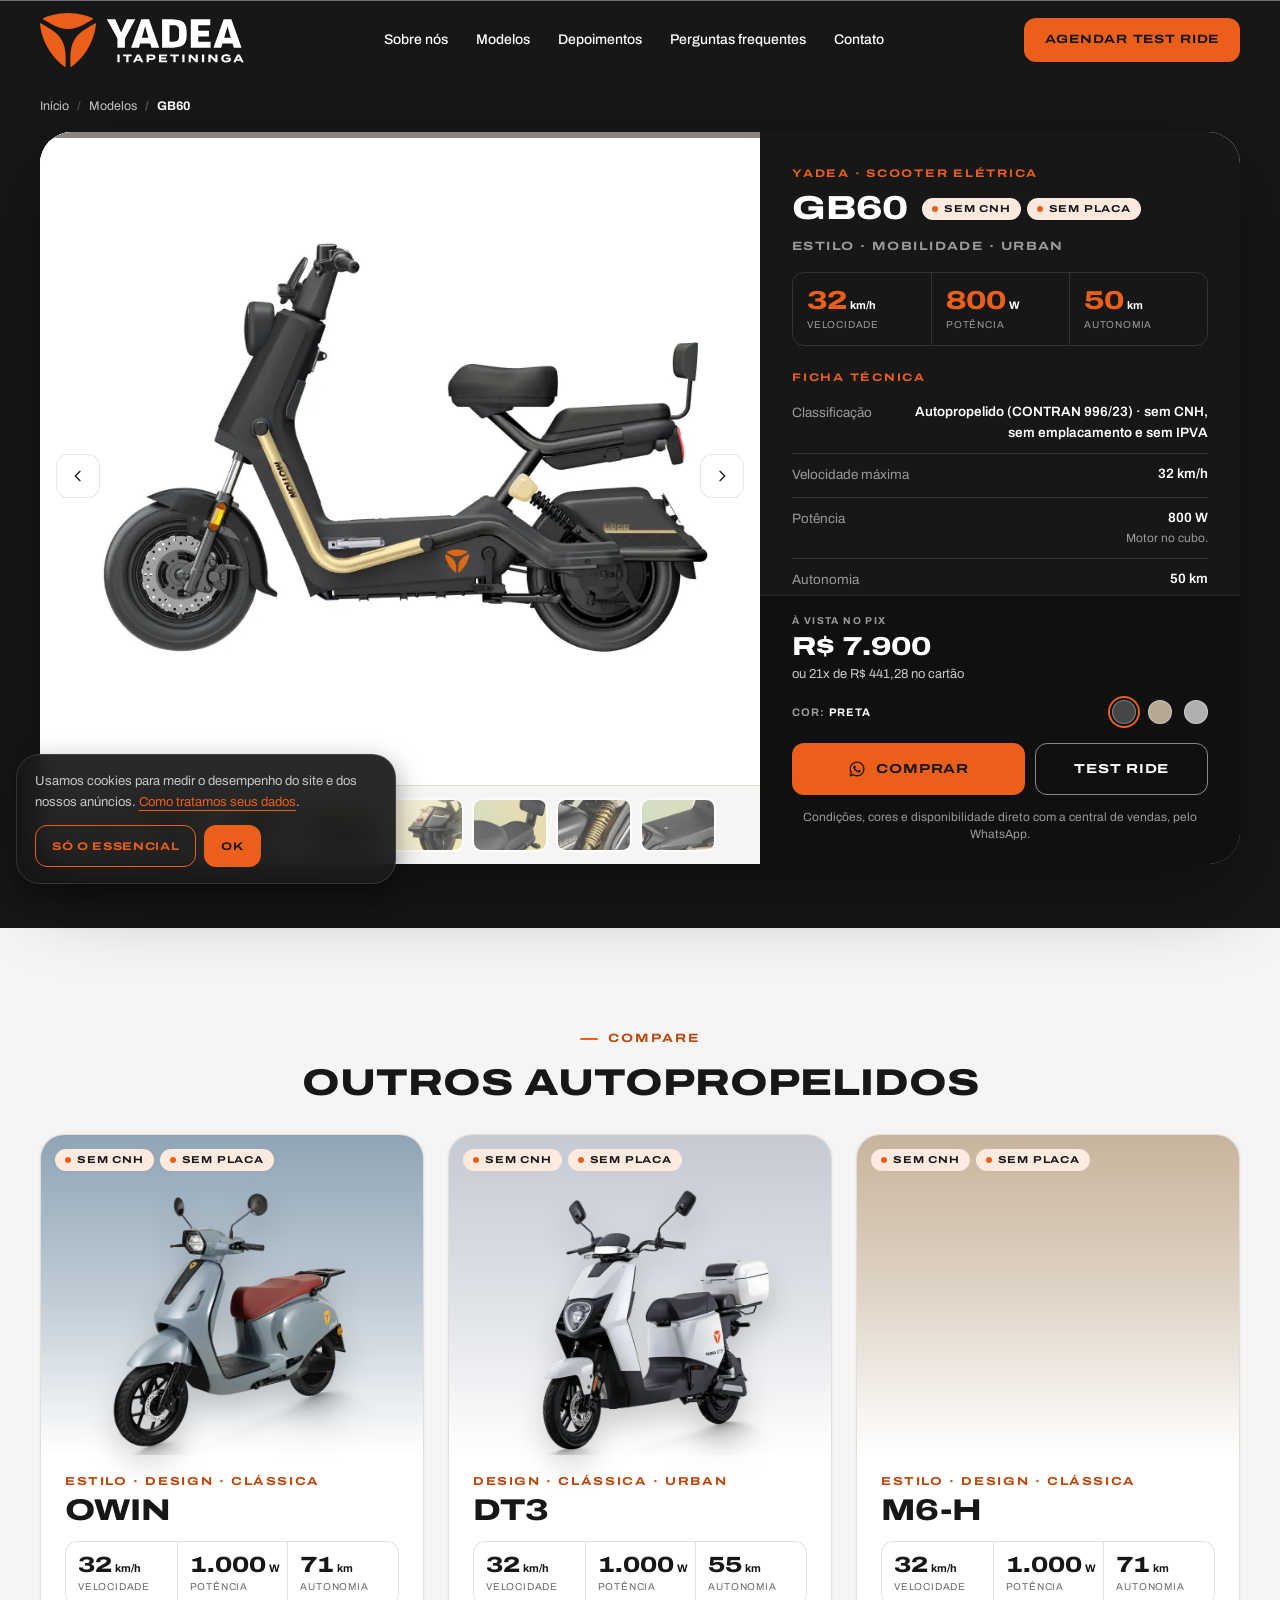
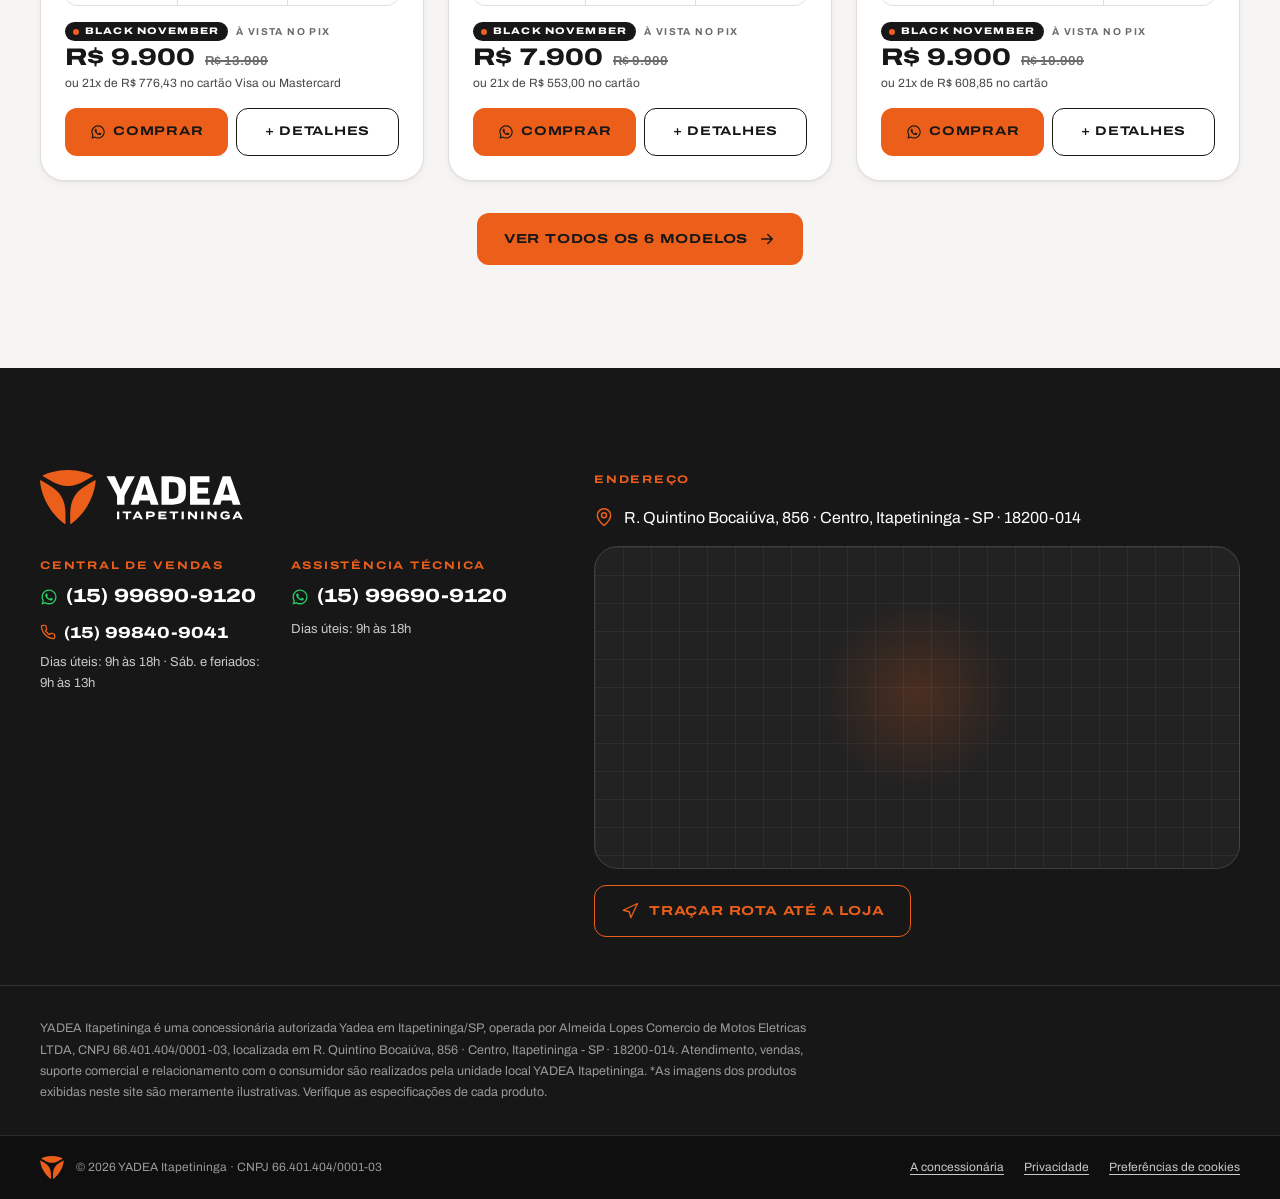
<file: modelos-de-motos/gb60/index.html>
<!DOCTYPE html>
<html lang="pt-BR" data-ga4="" data-aw="" data-aw-lead="" data-meta-pixel="" data-sem-servidor="1">
<head>
<meta charset="utf-8">
<base href="../../">
<meta name="viewport" content="width=device-width, initial-scale=1, viewport-fit=cover">
<title>YADEA GB60 · Scooter elétrica em Itapetininga | YADEA Itapetininga</title>
<meta name="description" content="YADEA GB60, scooter elétrica sem CNH e sem placa: 32 km/h, 800 W e 50 km de autonomia. Black November: R$ 6.900 à vista no PIX ou 21x de R$ 441,28 no cartão.">
<meta name="robots" content="noindex, nofollow">
<meta name="theme-color" content="#171717">
<link rel="canonical" href="https://yadeaitapetininga.com.br/modelos-de-motos/gb60/">

<meta property="og:type" content="product">
<meta property="og:url" content="https://yadeaitapetininga.com.br/modelos-de-motos/gb60/">
<meta property="og:locale" content="pt_BR">
<meta property="og:site_name" content="YADEA Itapetininga">
<meta property="og:title" content="YADEA GB60 · YADEA Itapetininga">
<meta property="og:description" content="YADEA GB60, scooter elétrica sem CNH e sem placa: 32 km/h, 800 W e 50 km de autonomia. Black November: R$ 6.900 à vista no PIX ou 21x de R$ 441,28 no cartão.">
<meta property="og:image" content="https://yadeaitapetininga.com.br/assets/img/social/modelo-gb60.jpg">
<meta property="og:image:type" content="image/jpeg">
<meta property="og:image:width" content="1200">
<meta property="og:image:height" content="630">
<meta property="og:image:alt" content="Scooter elétrica YADEA GB60 preta com quadro dourado e cesta dianteira">
<meta name="twitter:card" content="summary_large_image">

<link rel="icon" href="favicon.ico" sizes="48x48">
<link rel="icon" href="assets/img/brand/icone-app-laranja.svg" type="image/svg+xml">
<link rel="apple-touch-icon" href="assets/img/brand/apple-touch-icon.png">


<link rel="preload" href="assets/fonts/archivo-latin-var.woff2" as="font" type="font/woff2" crossorigin>
<link rel="preload" as="image" href="assets/img/models/gb60-01.webp" fetchpriority="high">
<link rel="stylesheet" href="assets/css/yadea.css?v=1.0.13">


<script>
  (function (h) {
    h.classList.add('js');
    setTimeout(function () { if (!h.classList.contains('motion-ok')) h.classList.add('sem-anima'); }, 3500);
  })(document.documentElement);
</script>

<script src="assets/js/consent.js?v=1.0.13"></script>

<script>
  (function () {
    var d = document.documentElement.dataset;
    var ids = [d.ga4, d.aw].filter(Boolean);
    if (!ids.length) return;
    var s = document.createElement('script');
    s.async = true;
    s.src = 'https://www.googletagmanager.com/gtag/js?id=' + ids[0];
    document.head.appendChild(s);
    gtag('js', new Date());
    ids.forEach(function (id) { gtag('config', id, { send_page_view: false }); });
  })();
</script>

<script type="application/ld+json">{"@context":"https://schema.org","@type":"Product","@id":"https://yadeaitapetininga.com.br/modelos-de-motos/gb60/#produto","name":"YADEA GB60","description":"YADEA GB60, scooter elétrica sem CNH e sem placa: 32 km/h, 800 W e 50 km de autonomia. Black November: R$ 6.900 à vista no PIX ou 21x de R$ 441,28 no cartão.","image":["https://yadeaitapetininga.com.br/assets/img/models/gb60-card.webp","https://yadeaitapetininga.com.br/assets/img/models/gb60-01.webp","https://yadeaitapetininga.com.br/assets/img/models/gb60-04.webp","https://yadeaitapetininga.com.br/assets/img/models/gb60-05.webp","https://yadeaitapetininga.com.br/assets/img/models/gb60-06.webp","https://yadeaitapetininga.com.br/assets/img/models/gb60-07.webp"],"brand":{"@type":"Brand","name":"YADEA"},"category":"Scooter elétrica","url":"https://yadeaitapetininga.com.br/modelos-de-motos/gb60/","offers":{"@type":"Offer","url":"https://yadeaitapetininga.com.br/modelos-de-motos/gb60/","price":"6900.00","priceCurrency":"BRL","priceValidUntil":"2026-11-30","availability":"https://schema.org/InStock","seller":{"@type":"MotorcycleDealer","@id":"https://yadeaitapetininga.com.br/#loja","name":"YADEA Itapetininga"}}}</script>
<script type="application/ld+json">{"@context":"https://schema.org","@type":"BreadcrumbList","itemListElement":[{"@type":"ListItem","position":1,"name":"Início","item":"https://yadeaitapetininga.com.br/"},{"@type":"ListItem","position":2,"name":"Modelos","item":"https://yadeaitapetininga.com.br/#modelos"},{"@type":"ListItem","position":3,"name":"YADEA GB60","item":"https://yadeaitapetininga.com.br/modelos-de-motos/gb60/"}]}</script>
</head>
<body class="pagina-modelo">

<a class="u-skip" href="modelos-de-motos/gb60/#conteudo">Pular para o conteúdo</a>

<svg width="0" height="0" aria-hidden="true" focusable="false" style="position:absolute">
  <symbol id="i-fone" viewBox="0 0 24 24" fill="none" stroke="currentColor" stroke-width="2" stroke-linecap="round" stroke-linejoin="round">
    <path d="M22 16.92v3a2 2 0 0 1-2.18 2 19.79 19.79 0 0 1-8.63-3.07 19.5 19.5 0 0 1-6-6 19.79 19.79 0 0 1-3.07-8.67A2 2 0 0 1 4.11 2h3a2 2 0 0 1 2 1.72c.13.96.36 1.9.7 2.81a2 2 0 0 1-.45 2.11L8.09 9.91a16 16 0 0 0 6 6l1.27-1.27a2 2 0 0 1 2.11-.45c.91.34 1.85.57 2.81.7A2 2 0 0 1 22 16.92Z"/>
  </symbol>
  <symbol id="i-whats" viewBox="0 0 24 24" fill="currentColor">
    <path d="M12.04 2c-5.5 0-9.97 4.47-9.97 9.97 0 1.76.46 3.48 1.34 5L2 22l5.16-1.35a9.93 9.93 0 0 0 4.88 1.25h.01c5.5 0 9.97-4.47 9.97-9.97 0-2.66-1.04-5.17-2.92-7.05A9.9 9.9 0 0 0 12.04 2Zm0 18.15h-.01a8.27 8.27 0 0 1-4.21-1.15l-.3-.18-3.13.82.84-3.05-.2-.31a8.24 8.24 0 0 1-1.26-4.41c0-4.57 3.72-8.29 8.29-8.29 2.21 0 4.29.86 5.86 2.43a8.24 8.24 0 0 1 2.43 5.87c0 4.57-3.72 8.27-8.31 8.27Zm4.55-6.2c-.25-.13-1.47-.73-1.7-.81-.23-.08-.4-.13-.56.13-.17.25-.64.81-.79.98-.14.17-.29.19-.54.06-.25-.12-1.05-.39-2-1.23-.74-.66-1.24-1.47-1.38-1.72-.15-.25-.02-.39.11-.51.11-.11.25-.29.37-.44.13-.14.17-.25.25-.41.09-.17.04-.31-.02-.44-.06-.12-.56-1.35-.77-1.85-.2-.48-.41-.42-.56-.43h-.48c-.17 0-.44.06-.66.31-.23.25-.87.85-.87 2.08s.89 2.41 1.02 2.58c.12.17 1.75 2.67 4.24 3.75.59.25 1.05.4 1.41.52.59.19 1.13.16 1.56.1.47-.07 1.47-.6 1.68-1.18.2-.58.2-1.07.15-1.18-.06-.1-.23-.17-.48-.29Z"/>
  </symbol>
  <symbol id="i-seta" viewBox="0 0 24 24" fill="none" stroke="currentColor" stroke-width="2" stroke-linecap="round" stroke-linejoin="round"><path d="m9 5 7 7-7 7"/></symbol>
  <symbol id="i-flecha" viewBox="0 0 24 24" fill="none" stroke="currentColor" stroke-width="2" stroke-linecap="round" stroke-linejoin="round"><path d="M5 12h14M13 6l6 6-6 6"/></symbol>
  <symbol id="i-x" viewBox="0 0 24 24" fill="none" stroke="currentColor" stroke-width="2" stroke-linecap="round" stroke-linejoin="round"><path d="M18 6 6 18M6 6l12 12"/></symbol>
  <symbol id="i-pino" viewBox="0 0 24 24" fill="none" stroke="currentColor" stroke-width="1.75" stroke-linecap="round" stroke-linejoin="round"><path d="M20 10c0 4.99-5.54 10.19-7.4 11.8a1 1 0 0 1-1.2 0C9.54 20.19 4 14.99 4 10a8 8 0 0 1 16 0"/><circle cx="12" cy="10" r="3"/></symbol>
  <symbol id="i-rota" viewBox="0 0 24 24" fill="none" stroke="currentColor" stroke-width="1.75" stroke-linecap="round" stroke-linejoin="round"><path d="M3 11 22 2l-9 19-2-8-8-2z"/></symbol>
  <symbol id="i-relogio" viewBox="0 0 24 24" fill="none" stroke="currentColor" stroke-width="1.75" stroke-linecap="round" stroke-linejoin="round"><circle cx="12" cy="12" r="9"/><path d="M12 7v5l3 2"/></symbol>
  <symbol id="i-chave" viewBox="0 0 24 24" fill="none" stroke="currentColor" stroke-width="1.75" stroke-linecap="round" stroke-linejoin="round"><path d="M14.7 6.3a1 1 0 0 0 0 1.4l1.6 1.6a1 1 0 0 0 1.4 0l3.77-3.77a6 6 0 0 1-7.94 7.94l-6.91 6.91a2.12 2.12 0 0 1-3-3l6.91-6.91a6 6 0 0 1 7.94-7.94l-3.76 3.76z"/></symbol>
  <symbol id="i-check" viewBox="0 0 24 24" fill="none" stroke="currentColor" stroke-width="2.4" stroke-linecap="round" stroke-linejoin="round"><path d="M20 6 9 17l-5-5"/></symbol>
  <symbol id="i-alerta" viewBox="0 0 24 24" fill="none" stroke="currentColor" stroke-width="2.4" stroke-linecap="round" stroke-linejoin="round"><path d="M12 7v6M12 17h.01"/></symbol>
  <symbol id="i-escudo" viewBox="0 0 24 24" fill="none" stroke="currentColor" stroke-width="1.75" stroke-linecap="round" stroke-linejoin="round"><path d="M20 13c0 5-3.5 7.5-7.66 8.95a1 1 0 0 1-.67-.01C7.5 20.5 4 18 4 13V6a1 1 0 0 1 1-1c2 0 4.5-1.2 6.24-2.72a1.17 1.17 0 0 1 1.52 0C14.51 3.81 17 5 19 5a1 1 0 0 1 1 1z"/><path d="m9 12 2 2 4-4"/></symbol>
  <symbol id="i-instagram" viewBox="0 0 24 24" fill="none" stroke="currentColor" stroke-width="1.75" stroke-linecap="round" stroke-linejoin="round"><rect x="2.5" y="2.5" width="19" height="19" rx="5"/><path d="M16 11.37A4 4 0 1 1 12.63 8 4 4 0 0 1 16 11.37Z"/><path d="M17.5 6.5h.01"/></symbol>
</svg>

<header class="header" id="header">
  <div class="u-container header__barra">
    <a class="header__logo" href="#topo" aria-label="YADEA Itapetininga, ir para o início">
      <img src="assets/img/brand/logo-itapetininga-negativo.svg" alt="YADEA Itapetininga" width="204" height="54">
    </a>

    <nav class="header__nav" aria-label="Navegação principal">
      <a class="header__link" href="#sobre">Sobre nós</a>
      <a class="header__link" href="#modelos">Modelos</a>
      <a class="header__link" href="#depoimentos">Depoimentos</a>
      <a class="header__link" href="#perguntas">Perguntas frequentes</a>
      <a class="header__link" href="#contato">Contato</a>
    </nav>

    <div class="header__acoes">
      <a class="btn btn--primario btn--desktop" data-whats="testRideGeral" data-origem="header_testride" href="https://api.whatsapp.com/send?phone=5515996909120&amp;text=Ol%C3%A1!%20Vim%20pelo%20site%20e%20gostaria%20de%20agendar%20um%20test%20ride%20na%20YADEA%20Itapetininga." target="_blank" rel="noopener">Agendar test ride</a>
      <button class="header__toggle" type="button" id="menu-toggle" aria-expanded="false" aria-controls="menu">
        <span class="header__toggle-icone" aria-hidden="true"><span></span><span></span><span></span></span>
        <span class="header__toggle-rotulo" aria-hidden="true"><span>Menu</span><span>Fechar</span></span>
        <span class="u-visually-hidden">Abrir menu de navegação</span>
      </button>
    </div>
  </div>
</header>

<div class="menu" id="menu" aria-hidden="true">
  <div class="menu__cortina menu__cortina--1" aria-hidden="true"></div>
  <div class="menu__cortina menu__cortina--2" aria-hidden="true"></div>
  <nav class="menu__painel" aria-label="Navegação mobile" data-lenis-prevent>
    <ul class="menu__lista">
      <li class="menu__item-wrap"><a class="menu__item" href="#sobre"><span class="menu__numero">01</span>Sobre nós</a></li>
      <li class="menu__item-wrap"><a class="menu__item" href="#modelos"><span class="menu__numero">02</span>Modelos</a></li>
      <li class="menu__item-wrap"><a class="menu__item" href="#depoimentos"><span class="menu__numero">03</span>Depoimentos</a></li>
      <li class="menu__item-wrap"><a class="menu__item" href="#perguntas"><span class="menu__numero">04</span>Perguntas</a></li>
      <li class="menu__item-wrap"><a class="menu__item" href="#contato"><span class="menu__numero">05</span>Contato</a></li>
    </ul>
    <div class="menu__rodape">
      <div class="menu__contato">
        <strong data-config="whatsapp.numero">(15) 99690-9120</strong>
        <span data-horarios="vendas"></span>
      </div>
      <a class="btn btn--primario" data-whats="testRideGeral" data-origem="menu_testride" href="https://api.whatsapp.com/send?phone=5515996909120&amp;text=Ol%C3%A1!%20Vim%20pelo%20site%20e%20gostaria%20de%20agendar%20um%20test%20ride%20na%20YADEA%20Itapetininga." target="_blank" rel="noopener">Agendar test ride</a>
    </div>
  </nav>
</div>

<main id="conteudo">
  <section class="produto" aria-label="YADEA GB60">
    <div class="u-container">
      <nav class="trilha" aria-label="Você está em">
        <ol>
          <li><a href="./">Início</a></li>
          <li><a href="./#modelos">Modelos</a></li>
          <li aria-current="page">GB60</li>
        </ol>
      </nav>
<div class="modal modal--pagina" id="modal" data-modelo="gb60">
  <div class="modal__caixa">

    <div class="modal__galeria tem-miniaturas">
      <div class="modal__slider" id="modal-slider" tabindex="0" data-lenis-prevent
           role="group" aria-roledescription="carrossel" aria-label="Fotos do modelo">
        <div class="modal__slide" role="group" aria-roledescription="slide"
             aria-label="1 de 8" style="--fundo:#FFFFFF">
          <img src="assets/img/models/gb60-01.webp" alt="Scooter elétrica YADEA GB60 preta com quadro dourado, de perfil" draggable="false" decoding="async"
               width="808" height="808">
        </div>
        <div class="modal__slide is-ambiente" role="group" aria-roledescription="slide"
             aria-label="2 de 8" style="--fundo:#7E8066">
          <img src="assets/img/models/gb60-04.webp" alt="GB60 preta estacionada num terraço ao pôr do sol" draggable="false" decoding="async"
               width="808" height="808" loading="lazy">
        </div>
        <div class="modal__slide is-ambiente" role="group" aria-roledescription="slide"
             aria-label="3 de 8" style="--fundo:#B1B79B">
          <img src="assets/img/models/gb60-05.webp" alt="Painel digital da GB60 com velocidade e nível de bateria" draggable="false" decoding="async"
               width="808" height="808" loading="lazy">
        </div>
        <div class="modal__slide is-ambiente" role="group" aria-roledescription="slide"
             aria-label="4 de 8" style="--fundo:#97957C">
          <img src="assets/img/models/gb60-06.webp" alt="Bateria da GB60 sendo retirada pela alça" draggable="false" decoding="async"
               width="808" height="808" loading="lazy">
        </div>
        <div class="modal__slide is-ambiente" role="group" aria-roledescription="slide"
             aria-label="5 de 8" style="--fundo:#CEC7A7">
          <img src="assets/img/models/gb60-07.webp" alt="Lanterna traseira e motor no cubo da roda da GB60" draggable="false" decoding="async"
               width="808" height="808" loading="lazy">
        </div>
        <div class="modal__slide is-ambiente" role="group" aria-roledescription="slide"
             aria-label="6 de 8" style="--fundo:#AFA981">
          <img src="assets/img/models/gb60-08.webp" alt="Banco traseiro com encosto da GB60" draggable="false" decoding="async"
               width="808" height="808" loading="lazy">
        </div>
        <div class="modal__slide" role="group" aria-roledescription="slide"
             aria-label="7 de 8" style="--fundo:#6D6D69">
          <img src="assets/img/models/gb60-09.webp" alt="Amortecedor traseiro de mola dourada da GB60" draggable="false" decoding="async"
               width="808" height="808" loading="lazy">
        </div>
        <div class="modal__slide is-ambiente" role="group" aria-roledescription="slide"
             aria-label="8 de 8" style="--fundo:#69695F">
          <img src="assets/img/models/gb60-10.webp" alt="Assoalho e apoio de pés da GB60" draggable="false" decoding="async"
               width="808" height="808" loading="lazy">
        </div></div>
      <button class="modal__seta-slide modal__seta-slide--anterior" type="button" data-slide-passo="-1" aria-label="Foto anterior"><svg aria-hidden="true" style="transform:scaleX(-1)"><use href="#i-seta"></use></svg></button>
      <button class="modal__seta-slide modal__seta-slide--proxima" type="button" data-slide-passo="1" aria-label="Próxima foto"><svg aria-hidden="true"><use href="#i-seta"></use></svg></button>
      <div class="modal__miniaturas" id="modal-miniaturas" role="group" aria-label="Escolher foto">
        <button class="modal__mini" type="button" data-foto="0" aria-current="true"
                aria-label="Ver foto 1 de 8">
          <img src="assets/img/models/gb60-01-mini.webp" alt="" loading="lazy" decoding="async" width="180" height="127">
        </button>
      
        <button class="modal__mini" type="button" data-foto="1" aria-current="false"
                aria-label="Ver foto 2 de 8">
          <img src="assets/img/models/gb60-04-mini.webp" alt="" loading="lazy" decoding="async" width="180" height="127">
        </button>
      
        <button class="modal__mini" type="button" data-foto="2" aria-current="false"
                aria-label="Ver foto 3 de 8">
          <img src="assets/img/models/gb60-05-mini.webp" alt="" loading="lazy" decoding="async" width="180" height="127">
        </button>
      
        <button class="modal__mini" type="button" data-foto="3" aria-current="false"
                aria-label="Ver foto 4 de 8">
          <img src="assets/img/models/gb60-06-mini.webp" alt="" loading="lazy" decoding="async" width="180" height="127">
        </button>
      
        <button class="modal__mini" type="button" data-foto="4" aria-current="false"
                aria-label="Ver foto 5 de 8">
          <img src="assets/img/models/gb60-07-mini.webp" alt="" loading="lazy" decoding="async" width="180" height="127">
        </button>
      
        <button class="modal__mini" type="button" data-foto="5" aria-current="false"
                aria-label="Ver foto 6 de 8">
          <img src="assets/img/models/gb60-08-mini.webp" alt="" loading="lazy" decoding="async" width="180" height="127">
        </button>
      
        <button class="modal__mini" type="button" data-foto="6" aria-current="false"
                aria-label="Ver foto 7 de 8">
          <img src="assets/img/models/gb60-09-mini.webp" alt="" loading="lazy" decoding="async" width="180" height="127">
        </button>
      
        <button class="modal__mini" type="button" data-foto="7" aria-current="false"
                aria-label="Ver foto 8 de 8">
          <img src="assets/img/models/gb60-10-mini.webp" alt="" loading="lazy" decoding="async" width="180" height="127">
        </button>
      </div>
    </div>

    <div class="modal__painel">
      <div class="modal__topo">
        <p class="modal__eyebrow" id="modal-eyebrow">YADEA · Scooter elétrica</p>
        <div class="modal__nome">
          <h1 class="modal__titulo" id="modal-titulo">GB60</h1>
          <div id="modal-selo"><ul class="selos selos--modal" aria-label="Classificação legal">
      <li class="selo selo--livre">Sem CNH</li>
      <li class="selo selo--livre">Sem placa</li></ul></div>
        </div>
        <p class="modal__tags-texto" id="modal-tags">Estilo · Mobilidade · Urban</p>
      </div>

      <div class="modal__corpo" id="modal-corpo" data-lenis-prevent>
        <div id="modal-numeros">
        <dl class="specs specs--modal">
          
            <div class="spec">
              <dt>Velocidade</dt>
              <dd><b>32</b><span>km/h</span></dd>
            </div>
            <div class="spec">
              <dt>Potência</dt>
              <dd><b>800</b><span>W</span></dd>
            </div>
            <div class="spec">
              <dt>Autonomia</dt>
              <dd><b>50</b><span>km</span></dd>
            </div>
        </dl></div>
        <div>
          <p class="modal__secao-rotulo">Ficha técnica</p>
          <dl class="modal__ficha" id="modal-ficha"><div><dt>Classificação</dt><dd>Autopropelido (CONTRAN 996/23) · sem CNH, sem emplacamento e sem IPVA</dd></div><div><dt>Velocidade máxima</dt><dd>32 km/h</dd></div><div><dt>Potência</dt><dd>800 W<small class="ficha__nota">Motor no cubo.</small></dd></div><div><dt>Autonomia</dt><dd>50 km</dd></div><div><dt>Bateria</dt><dd>Lítio removível, 48 V 24 Ah</dd></div><div><dt>Carregador</dt><dd>Bivolt automático, 110 V e 220 V</dd></div><div><dt>Freios</dt><dd>Disco na frente, tambor atrás</dd></div><div><dt>Suspensão</dt><dd>Hidráulica, dianteira e traseira</dd></div><div><dt>Rodas e pneus</dt><dd>Aro 10, pneus 2.75-10</dd></div><div><dt>Assento</dt><dd>A 720 mm do chão</dd></div><div><dt>Dimensões (C × L × A)</dt><dd>1565 × 685 × 1060 mm · 1105 mm entre eixos</dd></div><div><dt>Torque máximo</dt><dd>80 N·m</dd></div><div><dt>Subida</dt><dd>Até 12°</dd></div><div><dt>Proteção</dt><dd>IPX5</dd></div><div><dt>Garantia</dt><dd>2 anos na bateria, 2 anos no motor e 1 ano nos componentes elétricos</dd></div></dl>
        </div>
        <div class="modal__equipamentos" id="modal-equipamentos">
          <p class="modal__secao-rotulo">Destaques</p>
          <ul id="modal-equipamentos-lista"><li>Bateria removível com alça</li><li>Controle de descida em ladeira e de tração</li><li>Painel LED com a porcentagem de bateria</li><li>Plataforma de apoio estendida</li><li>Banco traseiro com encosto</li></ul>
        </div>
        <p class="modal__legal">Imagens meramente ilustrativas. Dados do fabricante (yadea.com.br), que podem variar por versão; a equipe confirma ficha, cor e disponibilidade pelo WhatsApp.</p>
      </div>

      <div class="modal__base">
        <div class="modal__linha">
          <div id="modal-preco">
        <p class="preco preco--modal">
          <span class="preco__topo"><span class="preco__selo">Black November</span><span class="preco__rotulo">À vista no PIX</span></span>
          <span class="preco__linha"><span class="preco__valor"><span class="u-visually-hidden">por </span>R$ 6.900</span> <s class="preco__de"><span class="u-visually-hidden">antes </span>R$ 7.900</s></span>
          <span class="preco__parcelas">ou 21x de R$ 441,28 no cartão</span>
        </p></div>
          <div class="modal__cores" id="modal-cores">
            <p class="modal__cores-rotulo">Cor: <strong id="modal-cor-nome">Preta</strong></p>
            <div class="modal__swatches" id="modal-swatches">
        <button class="modal__swatch" type="button" data-cor="0"
                aria-pressed="true" aria-label="Cor Preta"
                title="Preta">
          <i style="background:#454646" aria-hidden="true"></i>
        </button>
      
        <button class="modal__swatch" type="button" data-cor="1"
                aria-pressed="false" aria-label="Cor Champanhe"
                title="Champanhe">
          <i style="background:#B5A996" aria-hidden="true"></i>
        </button>
      
        <button class="modal__swatch" type="button" data-cor="2"
                aria-pressed="false" aria-label="Cor Prata"
                title="Prata">
          <i style="background:#B0B0B1" aria-hidden="true"></i>
        </button>
      </div>
          </div>
        </div>
        <div class="modal__acoes">
          <a class="btn btn--primario" id="modal-cta" href="https://api.whatsapp.com/send?phone=5515996909120&text=Ol%C3%A1!%20Vim%20pelo%20site%20e%20gostaria%20de%20saber%20mais%20sobre%20o%20modelo%20GB60%20na%20cor%20Preta." target="_blank" rel="noopener"><svg aria-hidden="true"><use href="#i-whats"></use></svg>Comprar</a>
          <a class="btn btn--contorno" id="modal-testride" href="https://api.whatsapp.com/send?phone=5515996909120&text=Ol%C3%A1!%20Vim%20pelo%20site%20e%20gostaria%20de%20agendar%20um%20test%20ride%20do%20modelo%20GB60%20na%20cor%20Preta." target="_blank" rel="noopener">Test ride</a>
        </div>
        <p class="modal__microcopy">Condições, cores e disponibilidade direto com a central de vendas, pelo WhatsApp.</p>
      </div>
    </div>
  </div>
</div>
    </div>
  </section>

  <section class="u-secao s-clara comparar" aria-labelledby="comparar-titulo">
    <div class="u-container">
      <div class="cabecalho cabecalho--centro comparar__topo">
        <p class="eyebrow" data-anima>Compare</p>
        <h2 class="t-h2" id="comparar-titulo" data-anima>Outros autopropelidos</h2>
      </div>
      <ul class="vitrine__grade" id="comparar-grade" aria-label="Outros modelos">
        <li data-anima>
          <article class="card" data-id="owin">
            <div class="card__midia" style="--palco:#8FA4B5">
              <button class="card__foto" type="button" data-detalhes="owin"
                      aria-label="Ver detalhes da Owin">
                <img src="assets/img/models/owin-card.webp" alt="Scooter elétrica YADEA Owin cinza com banco vinho" loading="lazy" decoding="async" width="736" height="616">
              </button>
              <ul class="selos card__selos" aria-label="Classificação legal">
      <li class="selo selo--livre">Sem CNH</li>
      <li class="selo selo--livre">Sem placa</li></ul>
            </div>
            <div class="card__corpo">
              <div class="card__cabeca">
                <p class="card__tags">Estilo · Design · Clássica</p>
                <h3 class="card__nome">Owin</h3>
              </div>
              
        <dl class="specs ">
          
            <div class="spec">
              <dt>Velocidade</dt>
              <dd><b>32</b><span>km/h</span></dd>
            </div>
            <div class="spec">
              <dt>Potência</dt>
              <dd><b>1.000</b><span>W</span></dd>
            </div>
            <div class="spec">
              <dt>Autonomia</dt>
              <dd><b>71</b><span>km</span></dd>
            </div>
        </dl>
              
        <p class="preco card__preco">
          <span class="preco__topo"><span class="preco__selo">Black November</span><span class="preco__rotulo">À vista no PIX</span></span>
          <span class="preco__linha"><span class="preco__valor"><span class="u-visually-hidden">por </span>R$ 9.900</span> <s class="preco__de"><span class="u-visually-hidden">antes </span>R$ 13.900</s></span>
          <span class="preco__parcelas">ou 21x de R$ 776,43 no cartão Visa ou Mastercard</span>
        </p>
              <div class="card__acoes">
                <a class="btn btn--primario btn--card" href="https://api.whatsapp.com/send?phone=5515996909120&text=Ol%C3%A1!%20Vim%20pelo%20site%20e%20gostaria%20de%20saber%20mais%20sobre%20o%20modelo%20Owin." target="_blank" rel="noopener"><svg aria-hidden="true"><use href="#i-whats"></use></svg><span>Comprar<span class="u-visually-hidden"> a Owin pelo WhatsApp</span></span></a>
                <a class="btn btn--contorno btn--card" href="modelos-de-motos/owin/" data-detalhes="owin"><span>+ Detalhes<span class="u-visually-hidden"> da Owin</span></span></a>
              </div>
            </div>
          </article>
        </li>
        <li data-anima>
          <article class="card" data-id="dt3">
            <div class="card__midia" style="--palco:#C5CAD3">
              <button class="card__foto" type="button" data-detalhes="dt3"
                      aria-label="Ver detalhes da DT3">
                <img src="assets/img/models/dt3-card.webp" alt="Scooter elétrica YADEA DT3 branca com baú traseiro" loading="lazy" decoding="async" width="736" height="616">
              </button>
              <ul class="selos card__selos" aria-label="Classificação legal">
      <li class="selo selo--livre">Sem CNH</li>
      <li class="selo selo--livre">Sem placa</li></ul>
            </div>
            <div class="card__corpo">
              <div class="card__cabeca">
                <p class="card__tags">Design · Clássica · Urban</p>
                <h3 class="card__nome">DT3</h3>
              </div>
              
        <dl class="specs ">
          
            <div class="spec">
              <dt>Velocidade</dt>
              <dd><b>32</b><span>km/h</span></dd>
            </div>
            <div class="spec">
              <dt>Potência</dt>
              <dd><b>1.000</b><span>W</span></dd>
            </div>
            <div class="spec">
              <dt>Autonomia</dt>
              <dd><b>55</b><span>km</span></dd>
            </div>
        </dl>
              
        <p class="preco card__preco">
          <span class="preco__topo"><span class="preco__selo">Black November</span><span class="preco__rotulo">À vista no PIX</span></span>
          <span class="preco__linha"><span class="preco__valor"><span class="u-visually-hidden">por </span>R$ 7.900</span> <s class="preco__de"><span class="u-visually-hidden">antes </span>R$ 9.900</s></span>
          <span class="preco__parcelas">ou 21x de R$ 553,00 no cartão</span>
        </p>
              <div class="card__acoes">
                <a class="btn btn--primario btn--card" href="https://api.whatsapp.com/send?phone=5515996909120&text=Ol%C3%A1!%20Vim%20pelo%20site%20e%20gostaria%20de%20saber%20mais%20sobre%20o%20modelo%20DT3." target="_blank" rel="noopener"><svg aria-hidden="true"><use href="#i-whats"></use></svg><span>Comprar<span class="u-visually-hidden"> a DT3 pelo WhatsApp</span></span></a>
                <a class="btn btn--contorno btn--card" href="modelos-de-motos/dt3/" data-detalhes="dt3"><span>+ Detalhes<span class="u-visually-hidden"> da DT3</span></span></a>
              </div>
            </div>
          </article>
        </li>
        <li data-anima>
          <article class="card" data-id="m6-h">
            <div class="card__midia" style="--palco:#C8B49C">
              <button class="card__foto" type="button" data-detalhes="m6-h"
                      aria-label="Ver detalhes da M6-H">
                <img src="assets/img/models/m6-h-card.webp" alt="Scooter elétrica YADEA M6-H creme com banco marrom" loading="lazy" decoding="async" width="736" height="616">
              </button>
              <ul class="selos card__selos" aria-label="Classificação legal">
      <li class="selo selo--livre">Sem CNH</li>
      <li class="selo selo--livre">Sem placa</li></ul>
            </div>
            <div class="card__corpo">
              <div class="card__cabeca">
                <p class="card__tags">Estilo · Design · Clássica</p>
                <h3 class="card__nome">M6-H</h3>
              </div>
              
        <dl class="specs ">
          
            <div class="spec">
              <dt>Velocidade</dt>
              <dd><b>32</b><span>km/h</span></dd>
            </div>
            <div class="spec">
              <dt>Potência</dt>
              <dd><b>1.000</b><span>W</span></dd>
            </div>
            <div class="spec">
              <dt>Autonomia</dt>
              <dd><b>71</b><span>km</span></dd>
            </div>
        </dl>
              
        <p class="preco card__preco">
          <span class="preco__topo"><span class="preco__selo">Black November</span><span class="preco__rotulo">À vista no PIX</span></span>
          <span class="preco__linha"><span class="preco__valor"><span class="u-visually-hidden">por </span>R$ 9.900</span> <s class="preco__de"><span class="u-visually-hidden">antes </span>R$ 10.900</s></span>
          <span class="preco__parcelas">ou 21x de R$ 608,85 no cartão</span>
        </p>
              <div class="card__acoes">
                <a class="btn btn--primario btn--card" href="https://api.whatsapp.com/send?phone=5515996909120&text=Ol%C3%A1!%20Vim%20pelo%20site%20e%20gostaria%20de%20saber%20mais%20sobre%20o%20modelo%20M6-H." target="_blank" rel="noopener"><svg aria-hidden="true"><use href="#i-whats"></use></svg><span>Comprar<span class="u-visually-hidden"> a M6-H pelo WhatsApp</span></span></a>
                <a class="btn btn--contorno btn--card" href="modelos-de-motos/m6-h/" data-detalhes="m6-h"><span>+ Detalhes<span class="u-visually-hidden"> da M6-H</span></span></a>
              </div>
            </div>
          </article>
        </li>
      </ul>
      <div class="comparar__mais">
        <a class="btn btn--primario" href="./#modelos">Ver todos os 6 modelos <svg class="seta" aria-hidden="true"><use href="#i-flecha"></use></svg></a>
      </div>
    </div>
  </section>
</main>

<footer class="rodape s-escura" id="contato" aria-labelledby="rodape-titulo">
  <h2 class="u-visually-hidden" id="rodape-titulo">Contato e informações da loja</h2>
  <div class="u-container rodape__grade">
    <div class="rodape__contato">
      <img class="rodape__logo" src="assets/img/brand/logo-itapetininga-negativo.svg" alt="YADEA Itapetininga" width="204" height="54" loading="lazy">
      <div class="rodape__blocos">
        <div class="rodape__bloco">
          <p class="rodape__rotulo">Central de vendas</p>
          <a class="rodape__valor" data-whats="geral" data-origem="rodape_vendas" href="https://api.whatsapp.com/send?phone=5515996909120&amp;text=Ol%C3%A1!%20Vim%20pelo%20site%20e%20gostaria%20de%20saber%20mais%20sobre%20os%20modelos%20e%20condi%C3%A7%C3%B5es%20especiais%20da%20YADEA%20Itapetininga." target="_blank" rel="noopener"><svg aria-hidden="true"><use href="#i-whats"></use></svg><span data-config="whatsapp.numero">(15) 99690-9120</span></a>
          <a class="rodape__valor rodape__valor--fone" data-tel="vendasTelefone" href="tel:+5515998409041"><svg aria-hidden="true"><use href="#i-fone"></use></svg><span data-config="vendasTelefone.numero">(15) 99840-9041</span></a>
          <p class="rodape__detalhe" data-horarios="vendas"></p>
        </div>
        <div class="rodape__bloco">
          <p class="rodape__rotulo">Assistência técnica</p>
          <a class="rodape__valor" data-whats="assistencia" data-origem="rodape_assistencia" href="https://api.whatsapp.com/send?phone=5515996909120&amp;text=Ol%C3%A1!%20Vim%20pelo%20site%20e%20gostaria%20de%20falar%20com%20a%20assist%C3%AAncia%20t%C3%A9cnica%20da%20YADEA%20Itapetininga." target="_blank" rel="noopener"><svg aria-hidden="true"><use href="#i-whats"></use></svg><span data-config="assistencia.numero">(15) 99690-9120</span></a>
          <p class="rodape__detalhe" data-horarios="assistencia"></p>
        </div>
        </div>
    </div>

    <div class="rodape__endereco">
      <p class="rodape__rotulo">Endereço</p>
      <p class="rodape__endereco-texto"><svg aria-hidden="true"><use href="#i-pino"></use></svg><span data-config="endereco.completo">R. Quintino Bocaiúva, 856 · Centro, Itapetininga - SP · 18200-014</span></p>
      <div class="mapa">
        <iframe id="mapa" title="Mapa com a localização da YADEA Itapetininga" loading="lazy"
                referrerpolicy="no-referrer-when-downgrade" allowfullscreen></iframe>
      </div>
      <div class="rodape__rota">
        <a class="btn btn--contorno-claro" data-rota href="https://www.google.com/maps/dir/?api=1&amp;destination=YADEA%20Itapetininga%2C%20R.%20Quintino%20Bocai%C3%BAva%2C%20856%2C%20Centro%2C%20Itapetininga%20-%20SP%2C%2018200-014" target="_blank" rel="noopener"><svg aria-hidden="true"><use href="#i-rota"></use></svg>Traçar rota até a loja</a>
      </div>
    </div>
  </div>

  <div class="u-container rodape__inst">
    <p class="rodape__institucional">
      <span data-config="marca.nome">YADEA Itapetininga</span> é uma concessionária autorizada Yadea em Itapetininga/SP,
      operada por <span data-config="marca.razaoSocial">Almeida Lopes Comercio de Motos Eletricas LTDA</span>,
      CNPJ <span data-config="marca.cnpj">66.401.404/0001-03</span>, localizada em
      <span data-config="endereco.completo">R. Quintino Bocaiúva, 856 · Centro, Itapetininga - SP · 18200-014</span>.
      Atendimento, vendas, suporte comercial e relacionamento com o consumidor são realizados pela
      unidade local <span data-config="marca.nome">YADEA Itapetininga</span>.
      *As imagens dos produtos exibidas neste site são meramente ilustrativas. Verifique as especificações de cada produto.
    </p>
  </div>

  <div class="rodape__legal">
    <div class="u-container rodape__legal-linha">
      <span class="rodape__legal-marca">
        <img src="assets/img/brand/simbolo-laranja.svg" alt="" width="24" height="23" loading="lazy">
        <span>© <span data-ano>2026</span> <span data-config="marca.nome">YADEA Itapetininga</span> · CNPJ <span data-config="marca.cnpj">66.401.404/0001-03</span></span>
      </span>
      <span class="rodape__legal-links">
        <a href="concessionaria-yadea-itapetininga/">A concessionária</a>
        <a href="privacidade.html">Privacidade</a>
        <button class="rodape__link" type="button" id="rever-cookies">Preferências de cookies</button>
        <button class="rodape__link" type="button" id="abrir-alerta" hidden>Comunicado de segurança</button>
      </span>
    </div>
  </div>
</footer>

<a class="flutuante" id="flutuante" data-whats="geral" data-origem="flutuante" href="https://api.whatsapp.com/send?phone=5515996909120&amp;text=Ol%C3%A1!%20Vim%20pelo%20site%20e%20gostaria%20de%20saber%20mais%20sobre%20os%20modelos%20e%20condi%C3%A7%C3%B5es%20especiais%20da%20YADEA%20Itapetininga." aria-label="Falar com a YADEA Itapetininga pelo WhatsApp" target="_blank" rel="noopener">
  <svg aria-hidden="true"><use href="#i-whats"></use></svg>
</a>

<aside class="aviso" id="aviso-seguranca" aria-labelledby="aviso-titulo" aria-live="polite" hidden>
  <span class="aviso__icone" aria-hidden="true"><svg><use href="#i-escudo"></use></svg></span>
  <div class="aviso__corpo">
    <p class="aviso__selo">Comunicado de segurança</p>
    <p class="aviso__titulo" id="aviso-titulo">Este é o site oficial da YADEA Itapetininga.</p>
    <p class="aviso__texto">A loja não se responsabiliza por negociações feitas fora dos canais oficiais<span data-aviso="exemplo"></span>.</p>
    <div class="aviso__acoes">
      <button class="aviso__botao aviso__botao--detalhes" type="button" id="aviso-detalhes">Ver detalhes</button>
      <button class="aviso__botao" type="button" data-fechar-aviso>Entendi</button>
    </div>
  </div>
  <button class="aviso__fechar" type="button" data-fechar-aviso aria-label="Fechar comunicado de segurança"><svg aria-hidden="true"><use href="#i-x"></use></svg></button>
</aside>

<div class="alerta" id="alerta-seguranca" role="dialog" aria-modal="true" aria-labelledby="alerta-titulo"
     aria-describedby="alerta-texto" aria-hidden="true" hidden>
  <div class="alerta__scrim" data-fechar-alerta></div>
  <div class="alerta__caixa" data-lenis-prevent>
    <button class="alerta__fechar" type="button" data-fechar-alerta aria-label="Fechar comunicado de segurança"><svg aria-hidden="true"><use href="#i-x"></use></svg></button>
    <p class="alerta__selo">Comunicado de segurança</p>
    <h2 class="alerta__titulo" id="alerta-titulo" tabindex="-1">Use apenas os <span class="t-laranja">canais oficiais</span> da YADEA Itapetininga.</h2>
    <p class="alerta__texto" id="alerta-texto">
      Para sua segurança, a YADEA Itapetininga não recomenda negociações por canais não oficiais.
      Antes de realizar qualquer pagamento ou confirmar uma proposta comercial, fale diretamente
      com a Central de Vendas ou visite a loja física.
    </p>
    <div class="alerta__dominios">
      <div class="alerta__dominio alerta__dominio--oficial">
        <span class="alerta__dominio-rotulo">Site oficial</span>
        <span class="alerta__dominio-valor"><svg aria-hidden="true"><use href="#i-escudo"></use></svg><strong data-alerta="oficial"></strong></span>
      </div>
      <div class="alerta__dominio alerta__dominio--falso" data-alerta="caixa-falsos">
        <span class="alerta__dominio-rotulo">Domínio não reconhecido</span>
        <ul class="alerta__dominio-lista" data-alerta="falsos"></ul>
      </div>
    </div>
    <div class="alerta__detalhes" id="alerta-detalhes" hidden>
      <ul class="alerta__lista">
        <li class="alerta__item alerta__item--ok"><span aria-hidden="true"><svg><use href="#i-check"></use></svg></span><p><strong>Central de vendas:</strong> <span data-config="whatsapp.numero"></span></p></li>
        <li class="alerta__item alerta__item--ok"><span aria-hidden="true"><svg><use href="#i-check"></use></svg></span><p><strong>Assistência técnica:</strong> <span data-config="assistencia.numero"></span></p></li>
        <li class="alerta__item alerta__item--nao"><span aria-hidden="true"><svg><use href="#i-alerta"></use></svg></span><p>Não realize pagamentos, envie documentos ou compartilhe dados pessoais sem confirmar o atendimento oficial.</p></li>
      </ul>
    </div>
    <div class="alerta__acoes">
      <a class="btn btn--primario alerta__principal" data-whats="confirmarOficial" data-origem="alerta_seguranca" href="https://api.whatsapp.com/send?phone=5515996909120&amp;text=Ol%C3%A1!%20Vim%20pelo%20site%20e%20quero%20confirmar%20se%20estou%20falando%20com%20o%20atendimento%20oficial%20da%20YADEA%20Itapetininga." target="_blank" rel="noopener"><svg aria-hidden="true"><use href="#i-whats"></use></svg>Confirmar no WhatsApp</a>
      <button class="btn btn--contorno-claro" type="button" id="alerta-mais" aria-expanded="false" aria-controls="alerta-detalhes">Ver detalhes</button>
    </div>
  </div>
</div>


<div class="consentimento" id="consentimento" role="dialog" aria-live="polite" aria-label="Aviso de cookies" hidden>
  <div class="consentimento__texto">
    <p>Usamos cookies para medir o desempenho do site e dos nossos anúncios. <a href="privacidade.html">Como tratamos seus dados</a>.</p>
  </div>
  <div class="consentimento__acoes">
    <button class="btn btn--contorno-claro" type="button" data-consentimento="recusar">Só o essencial</button>
    <button class="btn btn--primario" type="button" data-consentimento="aceitar">Ok</button>
  </div>
</div>

<div class="lightbox" id="lightbox" role="dialog" aria-modal="true" aria-label="Foto ampliada" aria-hidden="true">
  <button class="lightbox__fechar" type="button" data-fechar-lightbox aria-label="Fechar foto ampliada"><svg aria-hidden="true"><use href="#i-x"></use></svg></button>
  <button class="lightbox__seta lightbox__seta--anterior" type="button" data-lightbox-passo="-1" aria-label="Foto anterior"><svg aria-hidden="true" style="transform:scaleX(-1)"><use href="#i-seta"></use></svg></button>
  <img class="lightbox__foto" id="lightbox-foto" alt="">
  <button class="lightbox__seta lightbox__seta--proxima" type="button" data-lightbox-passo="1" aria-label="Próxima foto"><svg aria-hidden="true"><use href="#i-seta"></use></svg></button>
  <p class="lightbox__contador" id="lightbox-contador" aria-live="polite"></p>
</div>

<script src="assets/js/tracking.js?v=1.0.13"></script>
<script src="assets/js/config.js?v=1.0.13"></script>
<script src="assets/js/galerias.js?v=1.0.13"></script>
<script src="assets/js/catalogo.js?v=1.0.13"></script>
<script src="assets/js/render.js?v=1.0.13"></script>
<script src="assets/js/app.js?v=1.0.13"></script>

<script src="assets/vendor/gsap.min.js" defer></script>
<script src="assets/vendor/ScrollTrigger.min.js" defer></script>
<script src="assets/vendor/lenis.min.js" defer></script>
<script src="assets/js/motion.js?v=1.0.13" defer></script>
</body>
</html>
</file>
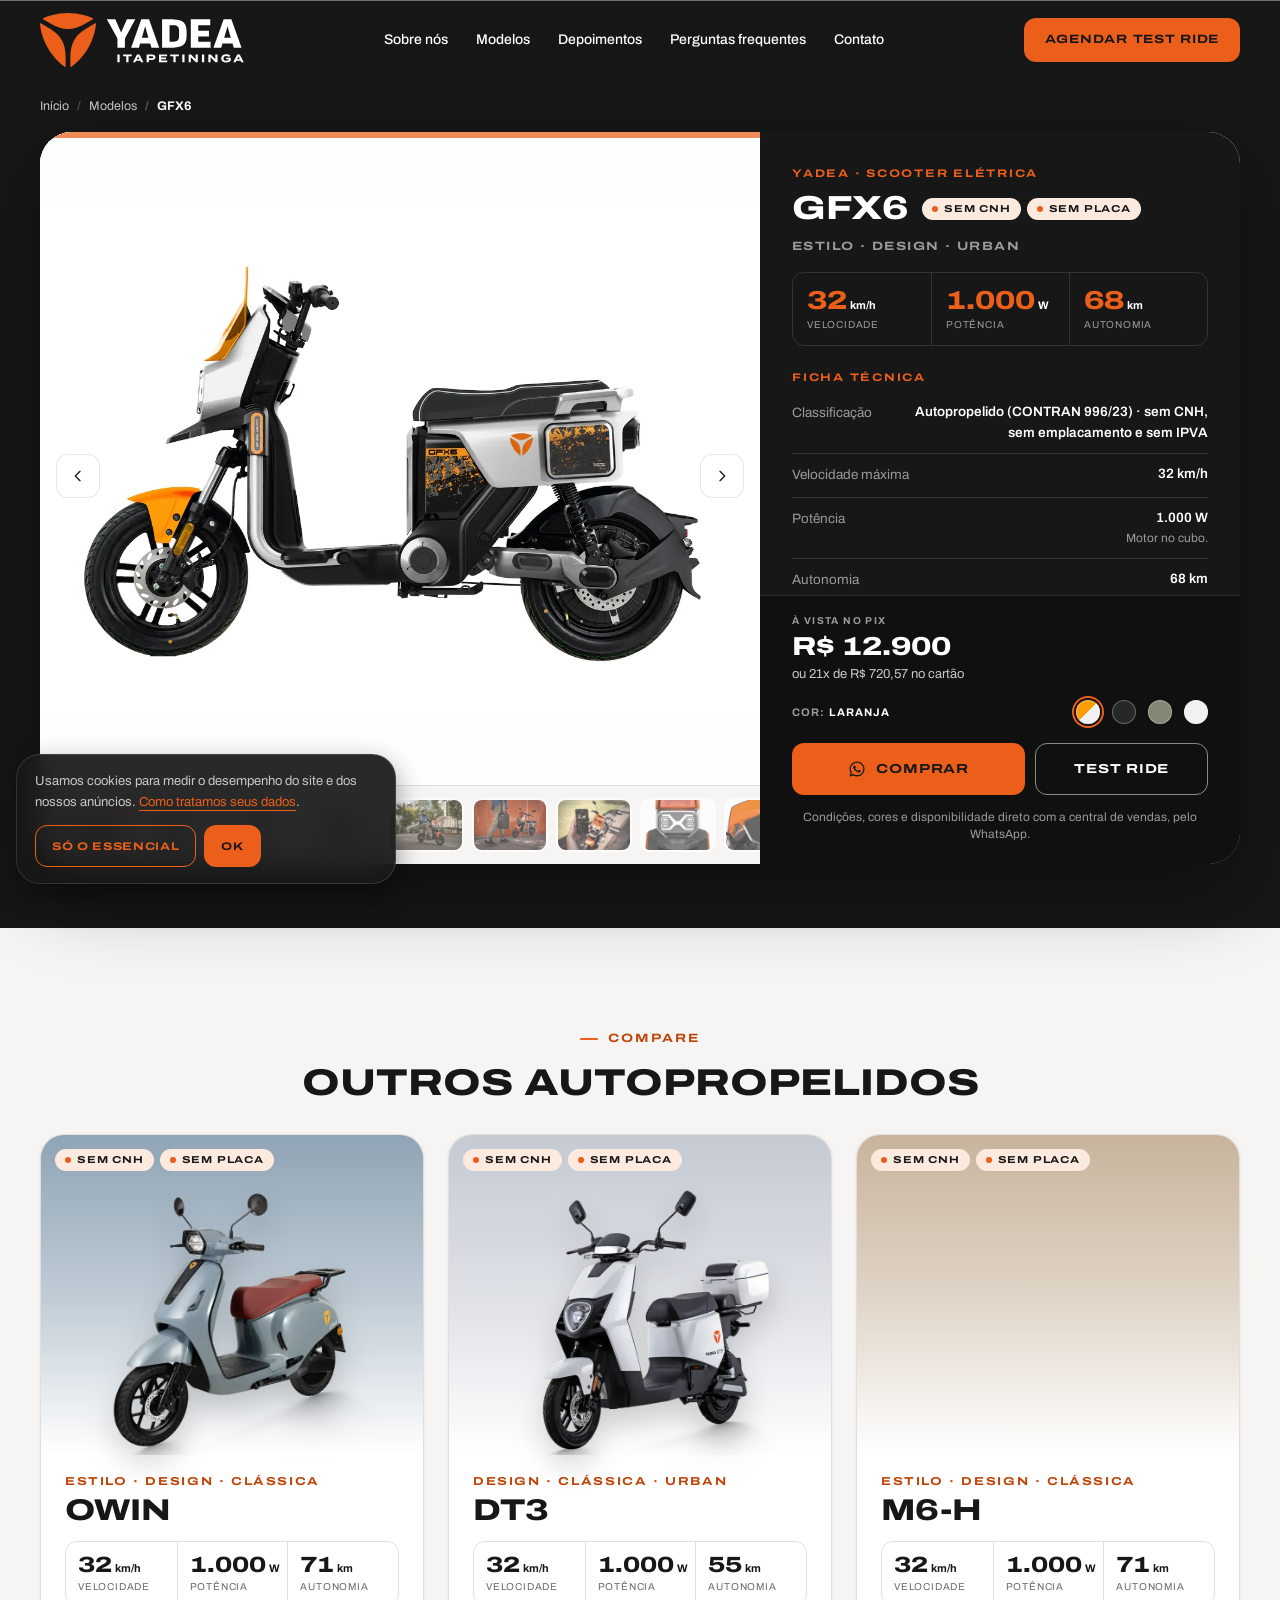
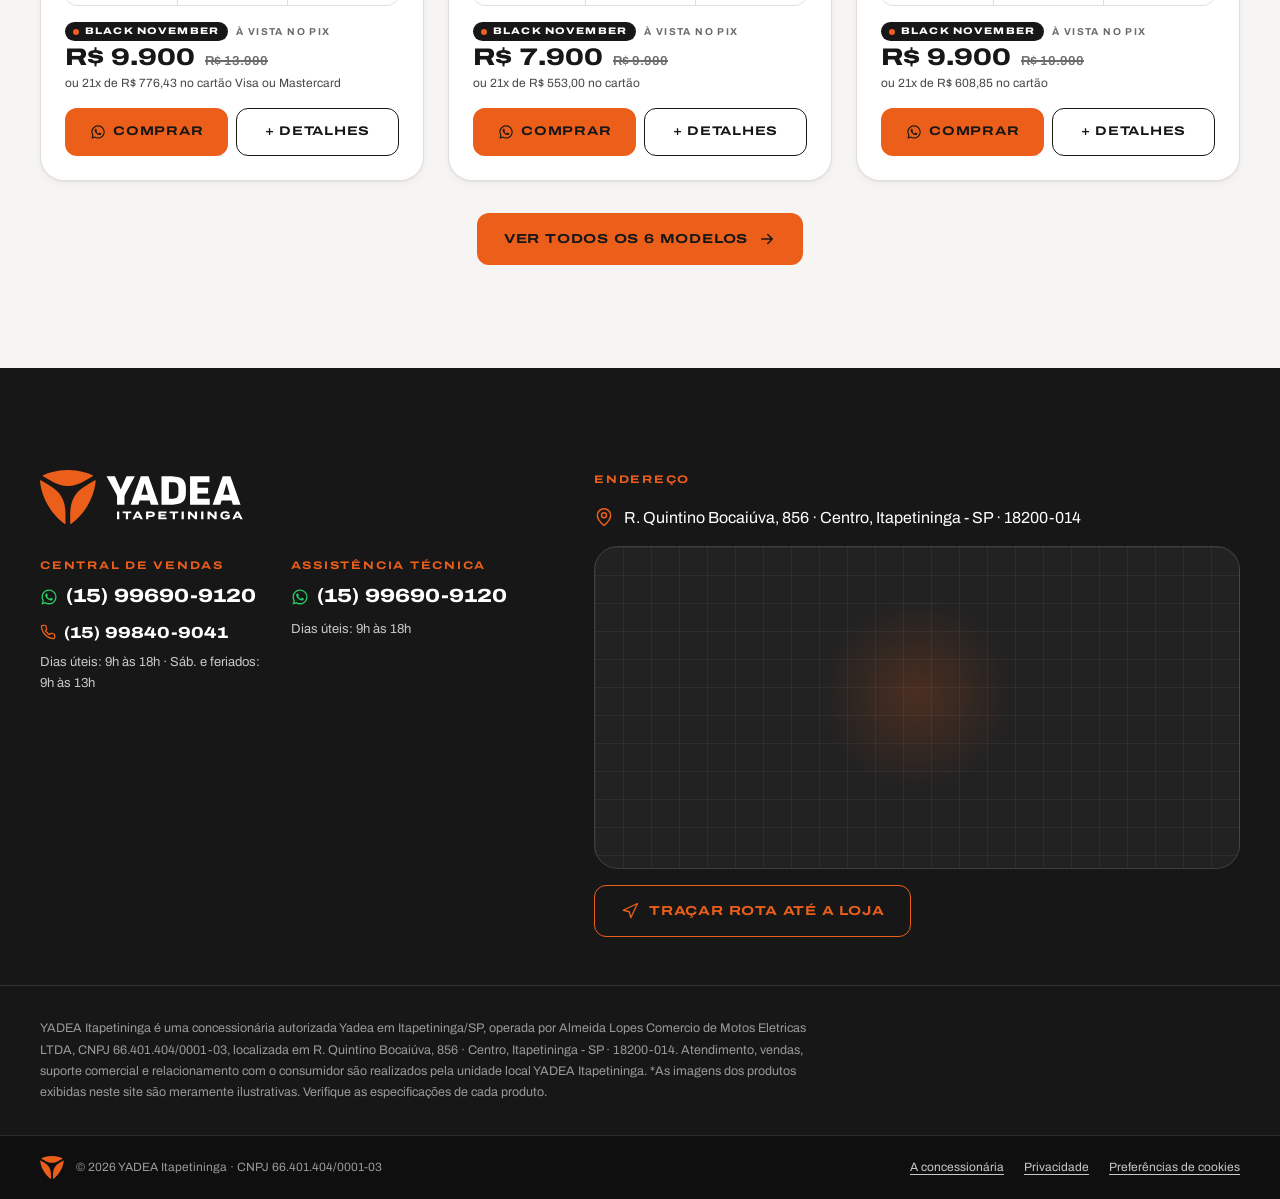
<file: modelos-de-motos/gfx6/index.html>
<!DOCTYPE html>
<html lang="pt-BR" data-ga4="" data-aw="" data-aw-lead="" data-meta-pixel="" data-sem-servidor="1">
<head>
<meta charset="utf-8">
<base href="../../">
<meta name="viewport" content="width=device-width, initial-scale=1, viewport-fit=cover">
<title>YADEA GFX6 · Scooter elétrica em Itapetininga | YADEA Itapetininga</title>
<meta name="description" content="YADEA GFX6, scooter elétrica sem CNH e sem placa: 32 km/h, 1000 W e 68 km de autonomia. R$ 12.900 à vista no PIX ou 21x de R$ 720,57 no cartão.">
<meta name="robots" content="noindex, nofollow">
<meta name="theme-color" content="#171717">
<link rel="canonical" href="https://yadeaitapetininga.com.br/modelos-de-motos/gfx6/">

<meta property="og:type" content="product">
<meta property="og:url" content="https://yadeaitapetininga.com.br/modelos-de-motos/gfx6/">
<meta property="og:locale" content="pt_BR">
<meta property="og:site_name" content="YADEA Itapetininga">
<meta property="og:title" content="YADEA GFX6 · YADEA Itapetininga">
<meta property="og:description" content="YADEA GFX6, scooter elétrica sem CNH e sem placa: 32 km/h, 1000 W e 68 km de autonomia. R$ 12.900 à vista no PIX ou 21x de R$ 720,57 no cartão.">
<meta property="og:image" content="https://yadeaitapetininga.com.br/assets/img/social/modelo-gfx6.jpg">
<meta property="og:image:type" content="image/jpeg">
<meta property="og:image:width" content="1200">
<meta property="og:image:height" content="630">
<meta property="og:image:alt" content="Scooter elétrica YADEA GFX6 laranja e branca">
<meta name="twitter:card" content="summary_large_image">

<link rel="icon" href="favicon.ico" sizes="48x48">
<link rel="icon" href="assets/img/brand/icone-app-laranja.svg" type="image/svg+xml">
<link rel="apple-touch-icon" href="assets/img/brand/apple-touch-icon.png">


<link rel="preload" href="assets/fonts/archivo-latin-var.woff2" as="font" type="font/woff2" crossorigin>
<link rel="preload" as="image" href="assets/img/models/gfx6-01.webp" fetchpriority="high">
<link rel="stylesheet" href="assets/css/yadea.css?v=1.0.13">


<script>
  (function (h) {
    h.classList.add('js');
    setTimeout(function () { if (!h.classList.contains('motion-ok')) h.classList.add('sem-anima'); }, 3500);
  })(document.documentElement);
</script>

<script src="assets/js/consent.js?v=1.0.13"></script>

<script>
  (function () {
    var d = document.documentElement.dataset;
    var ids = [d.ga4, d.aw].filter(Boolean);
    if (!ids.length) return;
    var s = document.createElement('script');
    s.async = true;
    s.src = 'https://www.googletagmanager.com/gtag/js?id=' + ids[0];
    document.head.appendChild(s);
    gtag('js', new Date());
    ids.forEach(function (id) { gtag('config', id, { send_page_view: false }); });
  })();
</script>

<script type="application/ld+json">{"@context":"https://schema.org","@type":"Product","@id":"https://yadeaitapetininga.com.br/modelos-de-motos/gfx6/#produto","name":"YADEA GFX6","description":"YADEA GFX6, scooter elétrica sem CNH e sem placa: 32 km/h, 1000 W e 68 km de autonomia. R$ 12.900 à vista no PIX ou 21x de R$ 720,57 no cartão.","image":["https://yadeaitapetininga.com.br/assets/img/models/gfx6-card.webp","https://yadeaitapetininga.com.br/assets/img/models/gfx6-01.webp","https://yadeaitapetininga.com.br/assets/img/models/gfx6-02.webp","https://yadeaitapetininga.com.br/assets/img/models/gfx6-03.webp","https://yadeaitapetininga.com.br/assets/img/models/gfx6-04.webp","https://yadeaitapetininga.com.br/assets/img/models/gfx6-09.webp"],"brand":{"@type":"Brand","name":"YADEA"},"category":"Scooter elétrica","url":"https://yadeaitapetininga.com.br/modelos-de-motos/gfx6/","offers":{"@type":"Offer","url":"https://yadeaitapetininga.com.br/modelos-de-motos/gfx6/","price":"12900.00","priceCurrency":"BRL","availability":"https://schema.org/InStock","seller":{"@type":"MotorcycleDealer","@id":"https://yadeaitapetininga.com.br/#loja","name":"YADEA Itapetininga"}}}</script>
<script type="application/ld+json">{"@context":"https://schema.org","@type":"BreadcrumbList","itemListElement":[{"@type":"ListItem","position":1,"name":"Início","item":"https://yadeaitapetininga.com.br/"},{"@type":"ListItem","position":2,"name":"Modelos","item":"https://yadeaitapetininga.com.br/#modelos"},{"@type":"ListItem","position":3,"name":"YADEA GFX6","item":"https://yadeaitapetininga.com.br/modelos-de-motos/gfx6/"}]}</script>
</head>
<body class="pagina-modelo">

<a class="u-skip" href="modelos-de-motos/gfx6/#conteudo">Pular para o conteúdo</a>

<svg width="0" height="0" aria-hidden="true" focusable="false" style="position:absolute">
  <symbol id="i-fone" viewBox="0 0 24 24" fill="none" stroke="currentColor" stroke-width="2" stroke-linecap="round" stroke-linejoin="round">
    <path d="M22 16.92v3a2 2 0 0 1-2.18 2 19.79 19.79 0 0 1-8.63-3.07 19.5 19.5 0 0 1-6-6 19.79 19.79 0 0 1-3.07-8.67A2 2 0 0 1 4.11 2h3a2 2 0 0 1 2 1.72c.13.96.36 1.9.7 2.81a2 2 0 0 1-.45 2.11L8.09 9.91a16 16 0 0 0 6 6l1.27-1.27a2 2 0 0 1 2.11-.45c.91.34 1.85.57 2.81.7A2 2 0 0 1 22 16.92Z"/>
  </symbol>
  <symbol id="i-whats" viewBox="0 0 24 24" fill="currentColor">
    <path d="M12.04 2c-5.5 0-9.97 4.47-9.97 9.97 0 1.76.46 3.48 1.34 5L2 22l5.16-1.35a9.93 9.93 0 0 0 4.88 1.25h.01c5.5 0 9.97-4.47 9.97-9.97 0-2.66-1.04-5.17-2.92-7.05A9.9 9.9 0 0 0 12.04 2Zm0 18.15h-.01a8.27 8.27 0 0 1-4.21-1.15l-.3-.18-3.13.82.84-3.05-.2-.31a8.24 8.24 0 0 1-1.26-4.41c0-4.57 3.72-8.29 8.29-8.29 2.21 0 4.29.86 5.86 2.43a8.24 8.24 0 0 1 2.43 5.87c0 4.57-3.72 8.27-8.31 8.27Zm4.55-6.2c-.25-.13-1.47-.73-1.7-.81-.23-.08-.4-.13-.56.13-.17.25-.64.81-.79.98-.14.17-.29.19-.54.06-.25-.12-1.05-.39-2-1.23-.74-.66-1.24-1.47-1.38-1.72-.15-.25-.02-.39.11-.51.11-.11.25-.29.37-.44.13-.14.17-.25.25-.41.09-.17.04-.31-.02-.44-.06-.12-.56-1.35-.77-1.85-.2-.48-.41-.42-.56-.43h-.48c-.17 0-.44.06-.66.31-.23.25-.87.85-.87 2.08s.89 2.41 1.02 2.58c.12.17 1.75 2.67 4.24 3.75.59.25 1.05.4 1.41.52.59.19 1.13.16 1.56.1.47-.07 1.47-.6 1.68-1.18.2-.58.2-1.07.15-1.18-.06-.1-.23-.17-.48-.29Z"/>
  </symbol>
  <symbol id="i-seta" viewBox="0 0 24 24" fill="none" stroke="currentColor" stroke-width="2" stroke-linecap="round" stroke-linejoin="round"><path d="m9 5 7 7-7 7"/></symbol>
  <symbol id="i-flecha" viewBox="0 0 24 24" fill="none" stroke="currentColor" stroke-width="2" stroke-linecap="round" stroke-linejoin="round"><path d="M5 12h14M13 6l6 6-6 6"/></symbol>
  <symbol id="i-x" viewBox="0 0 24 24" fill="none" stroke="currentColor" stroke-width="2" stroke-linecap="round" stroke-linejoin="round"><path d="M18 6 6 18M6 6l12 12"/></symbol>
  <symbol id="i-pino" viewBox="0 0 24 24" fill="none" stroke="currentColor" stroke-width="1.75" stroke-linecap="round" stroke-linejoin="round"><path d="M20 10c0 4.99-5.54 10.19-7.4 11.8a1 1 0 0 1-1.2 0C9.54 20.19 4 14.99 4 10a8 8 0 0 1 16 0"/><circle cx="12" cy="10" r="3"/></symbol>
  <symbol id="i-rota" viewBox="0 0 24 24" fill="none" stroke="currentColor" stroke-width="1.75" stroke-linecap="round" stroke-linejoin="round"><path d="M3 11 22 2l-9 19-2-8-8-2z"/></symbol>
  <symbol id="i-relogio" viewBox="0 0 24 24" fill="none" stroke="currentColor" stroke-width="1.75" stroke-linecap="round" stroke-linejoin="round"><circle cx="12" cy="12" r="9"/><path d="M12 7v5l3 2"/></symbol>
  <symbol id="i-chave" viewBox="0 0 24 24" fill="none" stroke="currentColor" stroke-width="1.75" stroke-linecap="round" stroke-linejoin="round"><path d="M14.7 6.3a1 1 0 0 0 0 1.4l1.6 1.6a1 1 0 0 0 1.4 0l3.77-3.77a6 6 0 0 1-7.94 7.94l-6.91 6.91a2.12 2.12 0 0 1-3-3l6.91-6.91a6 6 0 0 1 7.94-7.94l-3.76 3.76z"/></symbol>
  <symbol id="i-check" viewBox="0 0 24 24" fill="none" stroke="currentColor" stroke-width="2.4" stroke-linecap="round" stroke-linejoin="round"><path d="M20 6 9 17l-5-5"/></symbol>
  <symbol id="i-alerta" viewBox="0 0 24 24" fill="none" stroke="currentColor" stroke-width="2.4" stroke-linecap="round" stroke-linejoin="round"><path d="M12 7v6M12 17h.01"/></symbol>
  <symbol id="i-escudo" viewBox="0 0 24 24" fill="none" stroke="currentColor" stroke-width="1.75" stroke-linecap="round" stroke-linejoin="round"><path d="M20 13c0 5-3.5 7.5-7.66 8.95a1 1 0 0 1-.67-.01C7.5 20.5 4 18 4 13V6a1 1 0 0 1 1-1c2 0 4.5-1.2 6.24-2.72a1.17 1.17 0 0 1 1.52 0C14.51 3.81 17 5 19 5a1 1 0 0 1 1 1z"/><path d="m9 12 2 2 4-4"/></symbol>
  <symbol id="i-instagram" viewBox="0 0 24 24" fill="none" stroke="currentColor" stroke-width="1.75" stroke-linecap="round" stroke-linejoin="round"><rect x="2.5" y="2.5" width="19" height="19" rx="5"/><path d="M16 11.37A4 4 0 1 1 12.63 8 4 4 0 0 1 16 11.37Z"/><path d="M17.5 6.5h.01"/></symbol>
</svg>

<header class="header" id="header">
  <div class="u-container header__barra">
    <a class="header__logo" href="#topo" aria-label="YADEA Itapetininga, ir para o início">
      <img src="assets/img/brand/logo-itapetininga-negativo.svg" alt="YADEA Itapetininga" width="204" height="54">
    </a>

    <nav class="header__nav" aria-label="Navegação principal">
      <a class="header__link" href="#sobre">Sobre nós</a>
      <a class="header__link" href="#modelos">Modelos</a>
      <a class="header__link" href="#depoimentos">Depoimentos</a>
      <a class="header__link" href="#perguntas">Perguntas frequentes</a>
      <a class="header__link" href="#contato">Contato</a>
    </nav>

    <div class="header__acoes">
      <a class="btn btn--primario btn--desktop" data-whats="testRideGeral" data-origem="header_testride" href="https://api.whatsapp.com/send?phone=5515996909120&amp;text=Ol%C3%A1!%20Vim%20pelo%20site%20e%20gostaria%20de%20agendar%20um%20test%20ride%20na%20YADEA%20Itapetininga." target="_blank" rel="noopener">Agendar test ride</a>
      <button class="header__toggle" type="button" id="menu-toggle" aria-expanded="false" aria-controls="menu">
        <span class="header__toggle-icone" aria-hidden="true"><span></span><span></span><span></span></span>
        <span class="header__toggle-rotulo" aria-hidden="true"><span>Menu</span><span>Fechar</span></span>
        <span class="u-visually-hidden">Abrir menu de navegação</span>
      </button>
    </div>
  </div>
</header>

<div class="menu" id="menu" aria-hidden="true">
  <div class="menu__cortina menu__cortina--1" aria-hidden="true"></div>
  <div class="menu__cortina menu__cortina--2" aria-hidden="true"></div>
  <nav class="menu__painel" aria-label="Navegação mobile" data-lenis-prevent>
    <ul class="menu__lista">
      <li class="menu__item-wrap"><a class="menu__item" href="#sobre"><span class="menu__numero">01</span>Sobre nós</a></li>
      <li class="menu__item-wrap"><a class="menu__item" href="#modelos"><span class="menu__numero">02</span>Modelos</a></li>
      <li class="menu__item-wrap"><a class="menu__item" href="#depoimentos"><span class="menu__numero">03</span>Depoimentos</a></li>
      <li class="menu__item-wrap"><a class="menu__item" href="#perguntas"><span class="menu__numero">04</span>Perguntas</a></li>
      <li class="menu__item-wrap"><a class="menu__item" href="#contato"><span class="menu__numero">05</span>Contato</a></li>
    </ul>
    <div class="menu__rodape">
      <div class="menu__contato">
        <strong data-config="whatsapp.numero">(15) 99690-9120</strong>
        <span data-horarios="vendas"></span>
      </div>
      <a class="btn btn--primario" data-whats="testRideGeral" data-origem="menu_testride" href="https://api.whatsapp.com/send?phone=5515996909120&amp;text=Ol%C3%A1!%20Vim%20pelo%20site%20e%20gostaria%20de%20agendar%20um%20test%20ride%20na%20YADEA%20Itapetininga." target="_blank" rel="noopener">Agendar test ride</a>
    </div>
  </nav>
</div>

<main id="conteudo">
  <section class="produto" aria-label="YADEA GFX6">
    <div class="u-container">
      <nav class="trilha" aria-label="Você está em">
        <ol>
          <li><a href="./">Início</a></li>
          <li><a href="./#modelos">Modelos</a></li>
          <li aria-current="page">GFX6</li>
        </ol>
      </nav>
<div class="modal modal--pagina" id="modal" data-modelo="gfx6">
  <div class="modal__caixa">

    <div class="modal__galeria tem-miniaturas">
      <div class="modal__slider" id="modal-slider" tabindex="0" data-lenis-prevent
           role="group" aria-roledescription="carrossel" aria-label="Fotos do modelo">
        <div class="modal__slide" role="group" aria-roledescription="slide"
             aria-label="1 de 15" style="--fundo:#FFFEFF">
          <img src="assets/img/models/gfx6-01.webp" alt="Scooter elétrica YADEA GFX6 laranja, de perfil" draggable="false" decoding="async"
               width="1200" height="846">
        </div>
        <div class="modal__slide" role="group" aria-roledescription="slide"
             aria-label="2 de 15" style="--fundo:#FFFEFF">
          <img src="assets/img/models/gfx6-02.webp" alt="YADEA GFX6 laranja em três quartos frontal" draggable="false" decoding="async"
               width="1200" height="846" loading="lazy">
        </div>
        <div class="modal__slide" role="group" aria-roledescription="slide"
             aria-label="3 de 15" style="--fundo:#FFFEFF">
          <img src="assets/img/models/gfx6-03.webp" alt="YADEA GFX6 laranja de frente, com o farol em X" draggable="false" decoding="async"
               width="1200" height="846" loading="lazy">
        </div>
        <div class="modal__slide" role="group" aria-roledescription="slide"
             aria-label="4 de 15" style="--fundo:#FFFEFF">
          <img src="assets/img/models/gfx6-04.webp" alt="YADEA GFX6 laranja em três quartos traseira" draggable="false" decoding="async"
               width="1200" height="846" loading="lazy">
        </div>
        <div class="modal__slide is-ambiente" role="group" aria-roledescription="slide"
             aria-label="5 de 15" style="--fundo:#5C584F">
          <img src="assets/img/models/gfx6-09.webp" alt="Rapaz de capacete pilotando a GFX6 laranja numa avenida arborizada" draggable="false" decoding="async"
               width="1200" height="800" loading="lazy">
        </div>
        <div class="modal__slide" role="group" aria-roledescription="slide"
             aria-label="6 de 15" style="--fundo:#653120">
          <img src="assets/img/models/gfx6-10.webp" alt="Bateria removível da GFX6 levada pela alça, com a scooter estacionada ao fundo" draggable="false" decoding="async"
               width="1200" height="800" loading="lazy">
        </div>
        <div class="modal__slide is-ambiente" role="group" aria-roledescription="slide"
             aria-label="7 de 15" style="--fundo:#585142">
          <img src="assets/img/models/gfx6-11.webp" alt="Aplicativo da YADEA aberto no celular, com a GFX6 ao fundo" draggable="false" decoding="async"
               width="1200" height="800" loading="lazy">
        </div>
        <div class="modal__slide" role="group" aria-roledescription="slide"
             aria-label="8 de 15" style="--fundo:#FFFDFF">
          <img src="assets/img/models/gfx6-12.webp" alt="Farol em X da GFX6, de LED com 4 lentes" draggable="false" decoding="async"
               width="1200" height="750" loading="lazy">
        </div>
        <div class="modal__slide is-ambiente" role="group" aria-roledescription="slide"
             aria-label="9 de 15" style="--fundo:#CBC8CC">
          <img src="assets/img/models/gfx6-13.webp" alt="Para-brisa transparente e painel da GFX6" draggable="false" decoding="async"
               width="1200" height="750" loading="lazy">
        </div>
        <div class="modal__slide is-ambiente" role="group" aria-roledescription="slide"
             aria-label="10 de 15" style="--fundo:#4C1500">
          <img src="assets/img/models/gfx6-14.webp" alt="GFX6 descendo uma rampa: controle de descida HDC" draggable="false" decoding="async"
               width="1146" height="808" loading="lazy">
        </div>
        <div class="modal__slide is-ambiente" role="group" aria-roledescription="slide"
             aria-label="11 de 15" style="--fundo:#453225">
          <img src="assets/img/models/gfx6-15.webp" alt="Aplicativo da GFX6: conta familiar compartilhada, controle de cruzeiro e ré" draggable="false" decoding="async"
               width="1146" height="808" loading="lazy">
        </div>
        <div class="modal__slide is-ambiente" role="group" aria-roledescription="slide"
             aria-label="12 de 15" style="--fundo:#272014">
          <img src="assets/img/models/gfx6-16.webp" alt="Freios a disco de 170 mm na frente e 180 mm atrás, pneu aro 12, da GFX6" draggable="false" decoding="async"
               width="1146" height="808" loading="lazy">
        </div>
        <div class="modal__slide is-ambiente" role="group" aria-roledescription="slide"
             aria-label="13 de 15" style="--fundo:#1A130C">
          <img src="assets/img/models/gfx6-17.webp" alt="Suspensão hidráulica da GFX6: 70 mm na frente e 50 mm atrás" draggable="false" decoding="async"
               width="1146" height="808" loading="lazy">
        </div>
        <div class="modal__slide is-ambiente" role="group" aria-roledescription="slide"
             aria-label="14 de 15" style="--fundo:#4A3022">
          <img src="assets/img/models/gfx6-18.webp" alt="Assento de 540 mm da GFX6, a 740 mm do chão" draggable="false" decoding="async"
               width="1146" height="808" loading="lazy">
        </div>
        <div class="modal__slide is-ambiente" role="group" aria-roledescription="slide"
             aria-label="15 de 15" style="--fundo:#603A22">
          <img src="assets/img/models/gfx6-19.webp" alt="Painel LED de tela cheia inteligente da GFX6" draggable="false" decoding="async"
               width="1146" height="808" loading="lazy">
        </div></div>
      <button class="modal__seta-slide modal__seta-slide--anterior" type="button" data-slide-passo="-1" aria-label="Foto anterior"><svg aria-hidden="true" style="transform:scaleX(-1)"><use href="#i-seta"></use></svg></button>
      <button class="modal__seta-slide modal__seta-slide--proxima" type="button" data-slide-passo="1" aria-label="Próxima foto"><svg aria-hidden="true"><use href="#i-seta"></use></svg></button>
      <div class="modal__miniaturas" id="modal-miniaturas" role="group" aria-label="Escolher foto">
        <button class="modal__mini" type="button" data-foto="0" aria-current="true"
                aria-label="Ver foto 1 de 15">
          <img src="assets/img/models/gfx6-01-mini.webp" alt="" loading="lazy" decoding="async" width="180" height="127">
        </button>
      
        <button class="modal__mini" type="button" data-foto="1" aria-current="false"
                aria-label="Ver foto 2 de 15">
          <img src="assets/img/models/gfx6-02-mini.webp" alt="" loading="lazy" decoding="async" width="180" height="127">
        </button>
      
        <button class="modal__mini" type="button" data-foto="2" aria-current="false"
                aria-label="Ver foto 3 de 15">
          <img src="assets/img/models/gfx6-03-mini.webp" alt="" loading="lazy" decoding="async" width="180" height="127">
        </button>
      
        <button class="modal__mini" type="button" data-foto="3" aria-current="false"
                aria-label="Ver foto 4 de 15">
          <img src="assets/img/models/gfx6-04-mini.webp" alt="" loading="lazy" decoding="async" width="180" height="127">
        </button>
      
        <button class="modal__mini" type="button" data-foto="4" aria-current="false"
                aria-label="Ver foto 5 de 15">
          <img src="assets/img/models/gfx6-09-mini.webp" alt="" loading="lazy" decoding="async" width="180" height="127">
        </button>
      
        <button class="modal__mini" type="button" data-foto="5" aria-current="false"
                aria-label="Ver foto 6 de 15">
          <img src="assets/img/models/gfx6-10-mini.webp" alt="" loading="lazy" decoding="async" width="180" height="127">
        </button>
      
        <button class="modal__mini" type="button" data-foto="6" aria-current="false"
                aria-label="Ver foto 7 de 15">
          <img src="assets/img/models/gfx6-11-mini.webp" alt="" loading="lazy" decoding="async" width="180" height="127">
        </button>
      
        <button class="modal__mini" type="button" data-foto="7" aria-current="false"
                aria-label="Ver foto 8 de 15">
          <img src="assets/img/models/gfx6-12-mini.webp" alt="" loading="lazy" decoding="async" width="180" height="127">
        </button>
      
        <button class="modal__mini" type="button" data-foto="8" aria-current="false"
                aria-label="Ver foto 9 de 15">
          <img src="assets/img/models/gfx6-13-mini.webp" alt="" loading="lazy" decoding="async" width="180" height="127">
        </button>
      
        <button class="modal__mini" type="button" data-foto="9" aria-current="false"
                aria-label="Ver foto 10 de 15">
          <img src="assets/img/models/gfx6-14-mini.webp" alt="" loading="lazy" decoding="async" width="180" height="127">
        </button>
      
        <button class="modal__mini" type="button" data-foto="10" aria-current="false"
                aria-label="Ver foto 11 de 15">
          <img src="assets/img/models/gfx6-15-mini.webp" alt="" loading="lazy" decoding="async" width="180" height="127">
        </button>
      
        <button class="modal__mini" type="button" data-foto="11" aria-current="false"
                aria-label="Ver foto 12 de 15">
          <img src="assets/img/models/gfx6-16-mini.webp" alt="" loading="lazy" decoding="async" width="180" height="127">
        </button>
      
        <button class="modal__mini" type="button" data-foto="12" aria-current="false"
                aria-label="Ver foto 13 de 15">
          <img src="assets/img/models/gfx6-17-mini.webp" alt="" loading="lazy" decoding="async" width="180" height="127">
        </button>
      
        <button class="modal__mini" type="button" data-foto="13" aria-current="false"
                aria-label="Ver foto 14 de 15">
          <img src="assets/img/models/gfx6-18-mini.webp" alt="" loading="lazy" decoding="async" width="180" height="127">
        </button>
      
        <button class="modal__mini" type="button" data-foto="14" aria-current="false"
                aria-label="Ver foto 15 de 15">
          <img src="assets/img/models/gfx6-19-mini.webp" alt="" loading="lazy" decoding="async" width="180" height="127">
        </button>
      </div>
    </div>

    <div class="modal__painel">
      <div class="modal__topo">
        <p class="modal__eyebrow" id="modal-eyebrow">YADEA · Scooter elétrica</p>
        <div class="modal__nome">
          <h1 class="modal__titulo" id="modal-titulo">GFX6</h1>
          <div id="modal-selo"><ul class="selos selos--modal" aria-label="Classificação legal">
      <li class="selo selo--livre">Sem CNH</li>
      <li class="selo selo--livre">Sem placa</li></ul></div>
        </div>
        <p class="modal__tags-texto" id="modal-tags">Estilo · Design · Urban</p>
      </div>

      <div class="modal__corpo" id="modal-corpo" data-lenis-prevent>
        <div id="modal-numeros">
        <dl class="specs specs--modal">
          
            <div class="spec">
              <dt>Velocidade</dt>
              <dd><b>32</b><span>km/h</span></dd>
            </div>
            <div class="spec">
              <dt>Potência</dt>
              <dd><b>1.000</b><span>W</span></dd>
            </div>
            <div class="spec">
              <dt>Autonomia</dt>
              <dd><b>68</b><span>km</span></dd>
            </div>
        </dl></div>
        <div>
          <p class="modal__secao-rotulo">Ficha técnica</p>
          <dl class="modal__ficha" id="modal-ficha"><div><dt>Classificação</dt><dd>Autopropelido (CONTRAN 996/23) · sem CNH, sem emplacamento e sem IPVA</dd></div><div><dt>Velocidade máxima</dt><dd>32 km/h</dd></div><div><dt>Potência</dt><dd>1.000 W<small class="ficha__nota">Motor no cubo.</small></dd></div><div><dt>Autonomia</dt><dd>68 km</dd></div><div><dt>Bateria</dt><dd>LiFePO4 (Fosfato de ferro-lítio) removível, 60 V 30 Ah, 1.500 ciclos de recarga</dd></div><div><dt>Tempo de recarga</dt><dd>5 horas</dd></div><div><dt>Carregador</dt><dd>Bivolt automático, 110 V e 220 V</dd></div><div><dt>Freios</dt><dd>Disco nas duas rodas: 170 mm na frente, 180 mm atrás</dd></div><div><dt>Suspensão</dt><dd>Hidráulica: 70 mm de curso na frente, 50 mm atrás</dd></div><div><dt>Rodas e pneus</dt><dd>Aro 12, pneus 80/90-12</dd></div><div><dt>Assento</dt><dd>540 mm de comprimento, a 740 mm do chão</dd></div><div><dt>Bagageiro</dt><dd>Caixa central de 13 litros (opcional)</dd></div><div><dt>Dimensões (C × L × A)</dt><dd>1731 × 693 × 1093 mm · 1245 mm entre eixos</dd></div><div><dt>Torque máximo</dt><dd>125 N·m</dd></div><div><dt>Subida</dt><dd>Até 15°</dd></div><div><dt>Proteção</dt><dd>IP67</dd></div><div><dt>Conectividade</dt><dd>App YADEA</dd></div><div><dt>Garantia</dt><dd>2 anos na bateria, 2 anos no motor e 1 ano nos componentes elétricos</dd></div></dl>
        </div>
        <div class="modal__equipamentos" id="modal-equipamentos">
          <p class="modal__secao-rotulo">Destaques</p>
          <ul id="modal-equipamentos-lista"><li>Controle de descida (HDC) e de tração (TCS)</li><li>Controle de cruzeiro e ré com um toque</li><li>Painel LED de tela cheia</li><li>Farol LED de 4 lentes</li><li>Freios a disco nas duas rodas</li></ul>
        </div>
        <p class="modal__legal">Imagens meramente ilustrativas. Dados do fabricante (yadea.com.br), que podem variar por versão; a equipe confirma ficha, cor e disponibilidade pelo WhatsApp.</p>
      </div>

      <div class="modal__base">
        <div class="modal__linha">
          <div id="modal-preco">
        <p class="preco preco--modal">
          <span class="preco__topo"><span class="preco__rotulo">À vista no PIX</span></span>
          <span class="preco__linha"><span class="preco__valor">R$ 12.900</span></span>
          <span class="preco__parcelas">ou 21x de R$ 720,57 no cartão</span>
        </p></div>
          <div class="modal__cores" id="modal-cores">
            <p class="modal__cores-rotulo">Cor: <strong id="modal-cor-nome">Laranja</strong></p>
            <div class="modal__swatches" id="modal-swatches">
        <button class="modal__swatch" type="button" data-cor="0"
                aria-pressed="true" aria-label="Cor Laranja"
                title="Laranja">
          <i style="background:linear-gradient(135deg, #FD9D07 50%, #F1F1F1 50%)" aria-hidden="true"></i>
        </button>
      
        <button class="modal__swatch" type="button" data-cor="1"
                aria-pressed="false" aria-label="Cor Preta"
                title="Preta">
          <i style="background:#262828" aria-hidden="true"></i>
        </button>
      
        <button class="modal__swatch" type="button" data-cor="2"
                aria-pressed="false" aria-label="Cor Verde"
                title="Verde">
          <i style="background:#828873" aria-hidden="true"></i>
        </button>
      
        <button class="modal__swatch" type="button" data-cor="3"
                aria-pressed="false" aria-label="Cor Branca"
                title="Branca">
          <i style="background:#F1F1F1" aria-hidden="true"></i>
        </button>
      </div>
          </div>
        </div>
        <div class="modal__acoes">
          <a class="btn btn--primario" id="modal-cta" href="https://api.whatsapp.com/send?phone=5515996909120&text=Ol%C3%A1!%20Vim%20pelo%20site%20e%20gostaria%20de%20saber%20mais%20sobre%20o%20modelo%20GFX6%20na%20cor%20Laranja." target="_blank" rel="noopener"><svg aria-hidden="true"><use href="#i-whats"></use></svg>Comprar</a>
          <a class="btn btn--contorno" id="modal-testride" href="https://api.whatsapp.com/send?phone=5515996909120&text=Ol%C3%A1!%20Vim%20pelo%20site%20e%20gostaria%20de%20agendar%20um%20test%20ride%20do%20modelo%20GFX6%20na%20cor%20Laranja." target="_blank" rel="noopener">Test ride</a>
        </div>
        <p class="modal__microcopy">Condições, cores e disponibilidade direto com a central de vendas, pelo WhatsApp.</p>
      </div>
    </div>
  </div>
</div>
    </div>
  </section>

  <section class="u-secao s-clara comparar" aria-labelledby="comparar-titulo">
    <div class="u-container">
      <div class="cabecalho cabecalho--centro comparar__topo">
        <p class="eyebrow" data-anima>Compare</p>
        <h2 class="t-h2" id="comparar-titulo" data-anima>Outros autopropelidos</h2>
      </div>
      <ul class="vitrine__grade" id="comparar-grade" aria-label="Outros modelos">
        <li data-anima>
          <article class="card" data-id="owin">
            <div class="card__midia" style="--palco:#8FA4B5">
              <button class="card__foto" type="button" data-detalhes="owin"
                      aria-label="Ver detalhes da Owin">
                <img src="assets/img/models/owin-card.webp" alt="Scooter elétrica YADEA Owin cinza com banco vinho" loading="lazy" decoding="async" width="736" height="616">
              </button>
              <ul class="selos card__selos" aria-label="Classificação legal">
      <li class="selo selo--livre">Sem CNH</li>
      <li class="selo selo--livre">Sem placa</li></ul>
            </div>
            <div class="card__corpo">
              <div class="card__cabeca">
                <p class="card__tags">Estilo · Design · Clássica</p>
                <h3 class="card__nome">Owin</h3>
              </div>
              
        <dl class="specs ">
          
            <div class="spec">
              <dt>Velocidade</dt>
              <dd><b>32</b><span>km/h</span></dd>
            </div>
            <div class="spec">
              <dt>Potência</dt>
              <dd><b>1.000</b><span>W</span></dd>
            </div>
            <div class="spec">
              <dt>Autonomia</dt>
              <dd><b>71</b><span>km</span></dd>
            </div>
        </dl>
              
        <p class="preco card__preco">
          <span class="preco__topo"><span class="preco__selo">Black November</span><span class="preco__rotulo">À vista no PIX</span></span>
          <span class="preco__linha"><span class="preco__valor"><span class="u-visually-hidden">por </span>R$ 9.900</span> <s class="preco__de"><span class="u-visually-hidden">antes </span>R$ 13.900</s></span>
          <span class="preco__parcelas">ou 21x de R$ 776,43 no cartão Visa ou Mastercard</span>
        </p>
              <div class="card__acoes">
                <a class="btn btn--primario btn--card" href="https://api.whatsapp.com/send?phone=5515996909120&text=Ol%C3%A1!%20Vim%20pelo%20site%20e%20gostaria%20de%20saber%20mais%20sobre%20o%20modelo%20Owin." target="_blank" rel="noopener"><svg aria-hidden="true"><use href="#i-whats"></use></svg><span>Comprar<span class="u-visually-hidden"> a Owin pelo WhatsApp</span></span></a>
                <a class="btn btn--contorno btn--card" href="modelos-de-motos/owin/" data-detalhes="owin"><span>+ Detalhes<span class="u-visually-hidden"> da Owin</span></span></a>
              </div>
            </div>
          </article>
        </li>
        <li data-anima>
          <article class="card" data-id="dt3">
            <div class="card__midia" style="--palco:#C5CAD3">
              <button class="card__foto" type="button" data-detalhes="dt3"
                      aria-label="Ver detalhes da DT3">
                <img src="assets/img/models/dt3-card.webp" alt="Scooter elétrica YADEA DT3 branca com baú traseiro" loading="lazy" decoding="async" width="736" height="616">
              </button>
              <ul class="selos card__selos" aria-label="Classificação legal">
      <li class="selo selo--livre">Sem CNH</li>
      <li class="selo selo--livre">Sem placa</li></ul>
            </div>
            <div class="card__corpo">
              <div class="card__cabeca">
                <p class="card__tags">Design · Clássica · Urban</p>
                <h3 class="card__nome">DT3</h3>
              </div>
              
        <dl class="specs ">
          
            <div class="spec">
              <dt>Velocidade</dt>
              <dd><b>32</b><span>km/h</span></dd>
            </div>
            <div class="spec">
              <dt>Potência</dt>
              <dd><b>1.000</b><span>W</span></dd>
            </div>
            <div class="spec">
              <dt>Autonomia</dt>
              <dd><b>55</b><span>km</span></dd>
            </div>
        </dl>
              
        <p class="preco card__preco">
          <span class="preco__topo"><span class="preco__selo">Black November</span><span class="preco__rotulo">À vista no PIX</span></span>
          <span class="preco__linha"><span class="preco__valor"><span class="u-visually-hidden">por </span>R$ 7.900</span> <s class="preco__de"><span class="u-visually-hidden">antes </span>R$ 9.900</s></span>
          <span class="preco__parcelas">ou 21x de R$ 553,00 no cartão</span>
        </p>
              <div class="card__acoes">
                <a class="btn btn--primario btn--card" href="https://api.whatsapp.com/send?phone=5515996909120&text=Ol%C3%A1!%20Vim%20pelo%20site%20e%20gostaria%20de%20saber%20mais%20sobre%20o%20modelo%20DT3." target="_blank" rel="noopener"><svg aria-hidden="true"><use href="#i-whats"></use></svg><span>Comprar<span class="u-visually-hidden"> a DT3 pelo WhatsApp</span></span></a>
                <a class="btn btn--contorno btn--card" href="modelos-de-motos/dt3/" data-detalhes="dt3"><span>+ Detalhes<span class="u-visually-hidden"> da DT3</span></span></a>
              </div>
            </div>
          </article>
        </li>
        <li data-anima>
          <article class="card" data-id="m6-h">
            <div class="card__midia" style="--palco:#C8B49C">
              <button class="card__foto" type="button" data-detalhes="m6-h"
                      aria-label="Ver detalhes da M6-H">
                <img src="assets/img/models/m6-h-card.webp" alt="Scooter elétrica YADEA M6-H creme com banco marrom" loading="lazy" decoding="async" width="736" height="616">
              </button>
              <ul class="selos card__selos" aria-label="Classificação legal">
      <li class="selo selo--livre">Sem CNH</li>
      <li class="selo selo--livre">Sem placa</li></ul>
            </div>
            <div class="card__corpo">
              <div class="card__cabeca">
                <p class="card__tags">Estilo · Design · Clássica</p>
                <h3 class="card__nome">M6-H</h3>
              </div>
              
        <dl class="specs ">
          
            <div class="spec">
              <dt>Velocidade</dt>
              <dd><b>32</b><span>km/h</span></dd>
            </div>
            <div class="spec">
              <dt>Potência</dt>
              <dd><b>1.000</b><span>W</span></dd>
            </div>
            <div class="spec">
              <dt>Autonomia</dt>
              <dd><b>71</b><span>km</span></dd>
            </div>
        </dl>
              
        <p class="preco card__preco">
          <span class="preco__topo"><span class="preco__selo">Black November</span><span class="preco__rotulo">À vista no PIX</span></span>
          <span class="preco__linha"><span class="preco__valor"><span class="u-visually-hidden">por </span>R$ 9.900</span> <s class="preco__de"><span class="u-visually-hidden">antes </span>R$ 10.900</s></span>
          <span class="preco__parcelas">ou 21x de R$ 608,85 no cartão</span>
        </p>
              <div class="card__acoes">
                <a class="btn btn--primario btn--card" href="https://api.whatsapp.com/send?phone=5515996909120&text=Ol%C3%A1!%20Vim%20pelo%20site%20e%20gostaria%20de%20saber%20mais%20sobre%20o%20modelo%20M6-H." target="_blank" rel="noopener"><svg aria-hidden="true"><use href="#i-whats"></use></svg><span>Comprar<span class="u-visually-hidden"> a M6-H pelo WhatsApp</span></span></a>
                <a class="btn btn--contorno btn--card" href="modelos-de-motos/m6-h/" data-detalhes="m6-h"><span>+ Detalhes<span class="u-visually-hidden"> da M6-H</span></span></a>
              </div>
            </div>
          </article>
        </li>
      </ul>
      <div class="comparar__mais">
        <a class="btn btn--primario" href="./#modelos">Ver todos os 6 modelos <svg class="seta" aria-hidden="true"><use href="#i-flecha"></use></svg></a>
      </div>
    </div>
  </section>
</main>

<footer class="rodape s-escura" id="contato" aria-labelledby="rodape-titulo">
  <h2 class="u-visually-hidden" id="rodape-titulo">Contato e informações da loja</h2>
  <div class="u-container rodape__grade">
    <div class="rodape__contato">
      <img class="rodape__logo" src="assets/img/brand/logo-itapetininga-negativo.svg" alt="YADEA Itapetininga" width="204" height="54" loading="lazy">
      <div class="rodape__blocos">
        <div class="rodape__bloco">
          <p class="rodape__rotulo">Central de vendas</p>
          <a class="rodape__valor" data-whats="geral" data-origem="rodape_vendas" href="https://api.whatsapp.com/send?phone=5515996909120&amp;text=Ol%C3%A1!%20Vim%20pelo%20site%20e%20gostaria%20de%20saber%20mais%20sobre%20os%20modelos%20e%20condi%C3%A7%C3%B5es%20especiais%20da%20YADEA%20Itapetininga." target="_blank" rel="noopener"><svg aria-hidden="true"><use href="#i-whats"></use></svg><span data-config="whatsapp.numero">(15) 99690-9120</span></a>
          <a class="rodape__valor rodape__valor--fone" data-tel="vendasTelefone" href="tel:+5515998409041"><svg aria-hidden="true"><use href="#i-fone"></use></svg><span data-config="vendasTelefone.numero">(15) 99840-9041</span></a>
          <p class="rodape__detalhe" data-horarios="vendas"></p>
        </div>
        <div class="rodape__bloco">
          <p class="rodape__rotulo">Assistência técnica</p>
          <a class="rodape__valor" data-whats="assistencia" data-origem="rodape_assistencia" href="https://api.whatsapp.com/send?phone=5515996909120&amp;text=Ol%C3%A1!%20Vim%20pelo%20site%20e%20gostaria%20de%20falar%20com%20a%20assist%C3%AAncia%20t%C3%A9cnica%20da%20YADEA%20Itapetininga." target="_blank" rel="noopener"><svg aria-hidden="true"><use href="#i-whats"></use></svg><span data-config="assistencia.numero">(15) 99690-9120</span></a>
          <p class="rodape__detalhe" data-horarios="assistencia"></p>
        </div>
        </div>
    </div>

    <div class="rodape__endereco">
      <p class="rodape__rotulo">Endereço</p>
      <p class="rodape__endereco-texto"><svg aria-hidden="true"><use href="#i-pino"></use></svg><span data-config="endereco.completo">R. Quintino Bocaiúva, 856 · Centro, Itapetininga - SP · 18200-014</span></p>
      <div class="mapa">
        <iframe id="mapa" title="Mapa com a localização da YADEA Itapetininga" loading="lazy"
                referrerpolicy="no-referrer-when-downgrade" allowfullscreen></iframe>
      </div>
      <div class="rodape__rota">
        <a class="btn btn--contorno-claro" data-rota href="https://www.google.com/maps/dir/?api=1&amp;destination=YADEA%20Itapetininga%2C%20R.%20Quintino%20Bocai%C3%BAva%2C%20856%2C%20Centro%2C%20Itapetininga%20-%20SP%2C%2018200-014" target="_blank" rel="noopener"><svg aria-hidden="true"><use href="#i-rota"></use></svg>Traçar rota até a loja</a>
      </div>
    </div>
  </div>

  <div class="u-container rodape__inst">
    <p class="rodape__institucional">
      <span data-config="marca.nome">YADEA Itapetininga</span> é uma concessionária autorizada Yadea em Itapetininga/SP,
      operada por <span data-config="marca.razaoSocial">Almeida Lopes Comercio de Motos Eletricas LTDA</span>,
      CNPJ <span data-config="marca.cnpj">66.401.404/0001-03</span>, localizada em
      <span data-config="endereco.completo">R. Quintino Bocaiúva, 856 · Centro, Itapetininga - SP · 18200-014</span>.
      Atendimento, vendas, suporte comercial e relacionamento com o consumidor são realizados pela
      unidade local <span data-config="marca.nome">YADEA Itapetininga</span>.
      *As imagens dos produtos exibidas neste site são meramente ilustrativas. Verifique as especificações de cada produto.
    </p>
  </div>

  <div class="rodape__legal">
    <div class="u-container rodape__legal-linha">
      <span class="rodape__legal-marca">
        <img src="assets/img/brand/simbolo-laranja.svg" alt="" width="24" height="23" loading="lazy">
        <span>© <span data-ano>2026</span> <span data-config="marca.nome">YADEA Itapetininga</span> · CNPJ <span data-config="marca.cnpj">66.401.404/0001-03</span></span>
      </span>
      <span class="rodape__legal-links">
        <a href="concessionaria-yadea-itapetininga/">A concessionária</a>
        <a href="privacidade.html">Privacidade</a>
        <button class="rodape__link" type="button" id="rever-cookies">Preferências de cookies</button>
        <button class="rodape__link" type="button" id="abrir-alerta" hidden>Comunicado de segurança</button>
      </span>
    </div>
  </div>
</footer>

<a class="flutuante" id="flutuante" data-whats="geral" data-origem="flutuante" href="https://api.whatsapp.com/send?phone=5515996909120&amp;text=Ol%C3%A1!%20Vim%20pelo%20site%20e%20gostaria%20de%20saber%20mais%20sobre%20os%20modelos%20e%20condi%C3%A7%C3%B5es%20especiais%20da%20YADEA%20Itapetininga." aria-label="Falar com a YADEA Itapetininga pelo WhatsApp" target="_blank" rel="noopener">
  <svg aria-hidden="true"><use href="#i-whats"></use></svg>
</a>

<aside class="aviso" id="aviso-seguranca" aria-labelledby="aviso-titulo" aria-live="polite" hidden>
  <span class="aviso__icone" aria-hidden="true"><svg><use href="#i-escudo"></use></svg></span>
  <div class="aviso__corpo">
    <p class="aviso__selo">Comunicado de segurança</p>
    <p class="aviso__titulo" id="aviso-titulo">Este é o site oficial da YADEA Itapetininga.</p>
    <p class="aviso__texto">A loja não se responsabiliza por negociações feitas fora dos canais oficiais<span data-aviso="exemplo"></span>.</p>
    <div class="aviso__acoes">
      <button class="aviso__botao aviso__botao--detalhes" type="button" id="aviso-detalhes">Ver detalhes</button>
      <button class="aviso__botao" type="button" data-fechar-aviso>Entendi</button>
    </div>
  </div>
  <button class="aviso__fechar" type="button" data-fechar-aviso aria-label="Fechar comunicado de segurança"><svg aria-hidden="true"><use href="#i-x"></use></svg></button>
</aside>

<div class="alerta" id="alerta-seguranca" role="dialog" aria-modal="true" aria-labelledby="alerta-titulo"
     aria-describedby="alerta-texto" aria-hidden="true" hidden>
  <div class="alerta__scrim" data-fechar-alerta></div>
  <div class="alerta__caixa" data-lenis-prevent>
    <button class="alerta__fechar" type="button" data-fechar-alerta aria-label="Fechar comunicado de segurança"><svg aria-hidden="true"><use href="#i-x"></use></svg></button>
    <p class="alerta__selo">Comunicado de segurança</p>
    <h2 class="alerta__titulo" id="alerta-titulo" tabindex="-1">Use apenas os <span class="t-laranja">canais oficiais</span> da YADEA Itapetininga.</h2>
    <p class="alerta__texto" id="alerta-texto">
      Para sua segurança, a YADEA Itapetininga não recomenda negociações por canais não oficiais.
      Antes de realizar qualquer pagamento ou confirmar uma proposta comercial, fale diretamente
      com a Central de Vendas ou visite a loja física.
    </p>
    <div class="alerta__dominios">
      <div class="alerta__dominio alerta__dominio--oficial">
        <span class="alerta__dominio-rotulo">Site oficial</span>
        <span class="alerta__dominio-valor"><svg aria-hidden="true"><use href="#i-escudo"></use></svg><strong data-alerta="oficial"></strong></span>
      </div>
      <div class="alerta__dominio alerta__dominio--falso" data-alerta="caixa-falsos">
        <span class="alerta__dominio-rotulo">Domínio não reconhecido</span>
        <ul class="alerta__dominio-lista" data-alerta="falsos"></ul>
      </div>
    </div>
    <div class="alerta__detalhes" id="alerta-detalhes" hidden>
      <ul class="alerta__lista">
        <li class="alerta__item alerta__item--ok"><span aria-hidden="true"><svg><use href="#i-check"></use></svg></span><p><strong>Central de vendas:</strong> <span data-config="whatsapp.numero"></span></p></li>
        <li class="alerta__item alerta__item--ok"><span aria-hidden="true"><svg><use href="#i-check"></use></svg></span><p><strong>Assistência técnica:</strong> <span data-config="assistencia.numero"></span></p></li>
        <li class="alerta__item alerta__item--nao"><span aria-hidden="true"><svg><use href="#i-alerta"></use></svg></span><p>Não realize pagamentos, envie documentos ou compartilhe dados pessoais sem confirmar o atendimento oficial.</p></li>
      </ul>
    </div>
    <div class="alerta__acoes">
      <a class="btn btn--primario alerta__principal" data-whats="confirmarOficial" data-origem="alerta_seguranca" href="https://api.whatsapp.com/send?phone=5515996909120&amp;text=Ol%C3%A1!%20Vim%20pelo%20site%20e%20quero%20confirmar%20se%20estou%20falando%20com%20o%20atendimento%20oficial%20da%20YADEA%20Itapetininga." target="_blank" rel="noopener"><svg aria-hidden="true"><use href="#i-whats"></use></svg>Confirmar no WhatsApp</a>
      <button class="btn btn--contorno-claro" type="button" id="alerta-mais" aria-expanded="false" aria-controls="alerta-detalhes">Ver detalhes</button>
    </div>
  </div>
</div>


<div class="consentimento" id="consentimento" role="dialog" aria-live="polite" aria-label="Aviso de cookies" hidden>
  <div class="consentimento__texto">
    <p>Usamos cookies para medir o desempenho do site e dos nossos anúncios. <a href="privacidade.html">Como tratamos seus dados</a>.</p>
  </div>
  <div class="consentimento__acoes">
    <button class="btn btn--contorno-claro" type="button" data-consentimento="recusar">Só o essencial</button>
    <button class="btn btn--primario" type="button" data-consentimento="aceitar">Ok</button>
  </div>
</div>

<div class="lightbox" id="lightbox" role="dialog" aria-modal="true" aria-label="Foto ampliada" aria-hidden="true">
  <button class="lightbox__fechar" type="button" data-fechar-lightbox aria-label="Fechar foto ampliada"><svg aria-hidden="true"><use href="#i-x"></use></svg></button>
  <button class="lightbox__seta lightbox__seta--anterior" type="button" data-lightbox-passo="-1" aria-label="Foto anterior"><svg aria-hidden="true" style="transform:scaleX(-1)"><use href="#i-seta"></use></svg></button>
  <img class="lightbox__foto" id="lightbox-foto" alt="">
  <button class="lightbox__seta lightbox__seta--proxima" type="button" data-lightbox-passo="1" aria-label="Próxima foto"><svg aria-hidden="true"><use href="#i-seta"></use></svg></button>
  <p class="lightbox__contador" id="lightbox-contador" aria-live="polite"></p>
</div>

<script src="assets/js/tracking.js?v=1.0.13"></script>
<script src="assets/js/config.js?v=1.0.13"></script>
<script src="assets/js/galerias.js?v=1.0.13"></script>
<script src="assets/js/catalogo.js?v=1.0.13"></script>
<script src="assets/js/render.js?v=1.0.13"></script>
<script src="assets/js/app.js?v=1.0.13"></script>

<script src="assets/vendor/gsap.min.js" defer></script>
<script src="assets/vendor/ScrollTrigger.min.js" defer></script>
<script src="assets/vendor/lenis.min.js" defer></script>
<script src="assets/js/motion.js?v=1.0.13" defer></script>
</body>
</html>
</file>
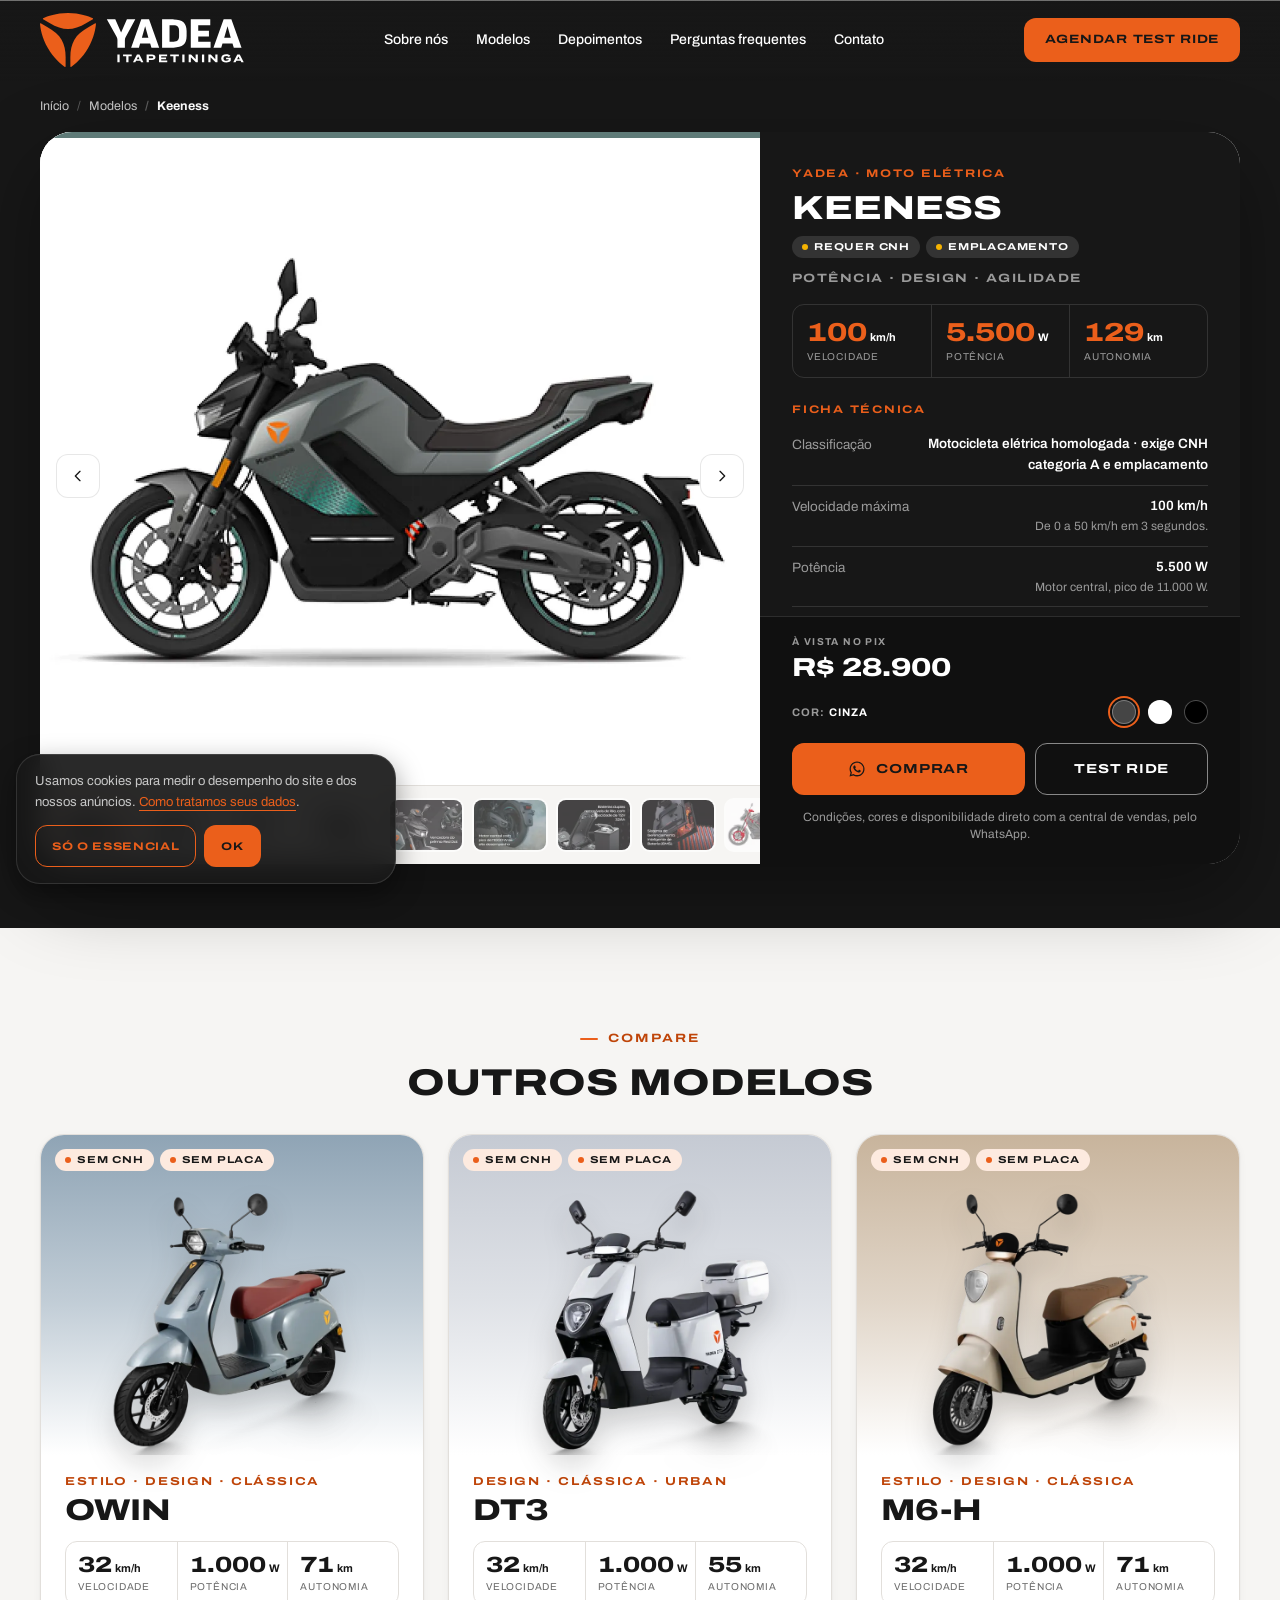
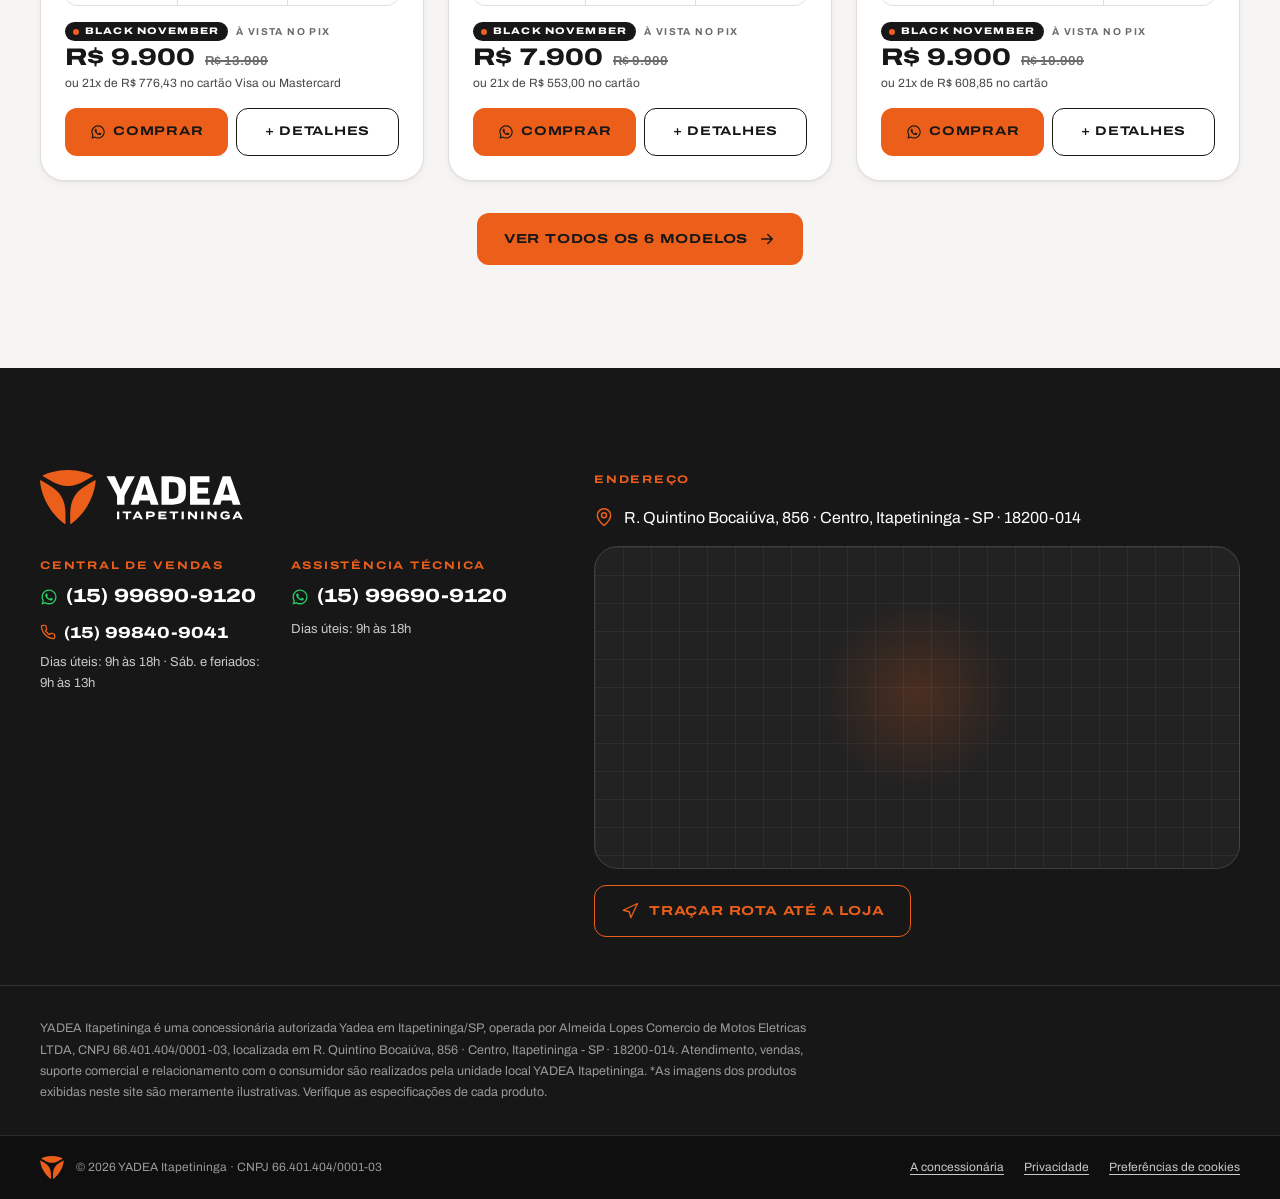
<file: modelos-de-motos/keeness/index.html>
<!DOCTYPE html>
<html lang="pt-BR" data-ga4="" data-aw="" data-aw-lead="" data-meta-pixel="" data-sem-servidor="1">
<head>
<meta charset="utf-8">
<base href="../../">
<meta name="viewport" content="width=device-width, initial-scale=1, viewport-fit=cover">
<title>YADEA Keeness · Moto elétrica em Itapetininga | YADEA Itapetininga</title>
<meta name="description" content="YADEA Keeness, moto elétrica requer CNH e emplacamento: 100 km/h, 5500 W e 129 km de autonomia. R$ 28.900 à vista no PIX. Na YADEA Itapetininga.">
<meta name="robots" content="noindex, nofollow">
<meta name="theme-color" content="#171717">
<link rel="canonical" href="https://yadeaitapetininga.com.br/modelos-de-motos/keeness/">

<meta property="og:type" content="product">
<meta property="og:url" content="https://yadeaitapetininga.com.br/modelos-de-motos/keeness/">
<meta property="og:locale" content="pt_BR">
<meta property="og:site_name" content="YADEA Itapetininga">
<meta property="og:title" content="YADEA Keeness · YADEA Itapetininga">
<meta property="og:description" content="YADEA Keeness, moto elétrica requer CNH e emplacamento: 100 km/h, 5500 W e 129 km de autonomia. R$ 28.900 à vista no PIX. Na YADEA Itapetininga.">
<meta property="og:image" content="https://yadeaitapetininga.com.br/assets/img/social/modelo-keeness.jpg">
<meta property="og:image:type" content="image/jpeg">
<meta property="og:image:width" content="1200">
<meta property="og:image:height" content="630">
<meta property="og:image:alt" content="Moto elétrica YADEA Keeness cinza com detalhes verde-petróleo">
<meta name="twitter:card" content="summary_large_image">

<link rel="icon" href="favicon.ico" sizes="48x48">
<link rel="icon" href="assets/img/brand/icone-app-laranja.svg" type="image/svg+xml">
<link rel="apple-touch-icon" href="assets/img/brand/apple-touch-icon.png">


<link rel="preload" href="assets/fonts/archivo-latin-var.woff2" as="font" type="font/woff2" crossorigin>
<link rel="preload" as="image" href="assets/img/models/keeness-01.webp" fetchpriority="high">
<link rel="stylesheet" href="assets/css/yadea.css?v=1.0.13">


<script>
  (function (h) {
    h.classList.add('js');
    setTimeout(function () { if (!h.classList.contains('motion-ok')) h.classList.add('sem-anima'); }, 3500);
  })(document.documentElement);
</script>

<script src="assets/js/consent.js?v=1.0.13"></script>

<script>
  (function () {
    var d = document.documentElement.dataset;
    var ids = [d.ga4, d.aw].filter(Boolean);
    if (!ids.length) return;
    var s = document.createElement('script');
    s.async = true;
    s.src = 'https://www.googletagmanager.com/gtag/js?id=' + ids[0];
    document.head.appendChild(s);
    gtag('js', new Date());
    ids.forEach(function (id) { gtag('config', id, { send_page_view: false }); });
  })();
</script>

<script type="application/ld+json">{"@context":"https://schema.org","@type":"Product","@id":"https://yadeaitapetininga.com.br/modelos-de-motos/keeness/#produto","name":"YADEA Keeness","description":"YADEA Keeness, moto elétrica requer CNH e emplacamento: 100 km/h, 5500 W e 129 km de autonomia. R$ 28.900 à vista no PIX. Na YADEA Itapetininga.","image":["https://yadeaitapetininga.com.br/assets/img/models/keeness-card.webp","https://yadeaitapetininga.com.br/assets/img/models/keeness-01.webp","https://yadeaitapetininga.com.br/assets/img/models/keeness-05.webp","https://yadeaitapetininga.com.br/assets/img/models/keeness-06.webp","https://yadeaitapetininga.com.br/assets/img/models/keeness-07.webp","https://yadeaitapetininga.com.br/assets/img/models/keeness-08.webp"],"brand":{"@type":"Brand","name":"YADEA"},"category":"Moto elétrica","url":"https://yadeaitapetininga.com.br/modelos-de-motos/keeness/","offers":{"@type":"Offer","url":"https://yadeaitapetininga.com.br/modelos-de-motos/keeness/","price":"28900.00","priceCurrency":"BRL","availability":"https://schema.org/InStock","seller":{"@type":"MotorcycleDealer","@id":"https://yadeaitapetininga.com.br/#loja","name":"YADEA Itapetininga"}}}</script>
<script type="application/ld+json">{"@context":"https://schema.org","@type":"BreadcrumbList","itemListElement":[{"@type":"ListItem","position":1,"name":"Início","item":"https://yadeaitapetininga.com.br/"},{"@type":"ListItem","position":2,"name":"Modelos","item":"https://yadeaitapetininga.com.br/#modelos"},{"@type":"ListItem","position":3,"name":"YADEA Keeness","item":"https://yadeaitapetininga.com.br/modelos-de-motos/keeness/"}]}</script>
</head>
<body class="pagina-modelo">

<a class="u-skip" href="modelos-de-motos/keeness/#conteudo">Pular para o conteúdo</a>

<svg width="0" height="0" aria-hidden="true" focusable="false" style="position:absolute">
  <symbol id="i-fone" viewBox="0 0 24 24" fill="none" stroke="currentColor" stroke-width="2" stroke-linecap="round" stroke-linejoin="round">
    <path d="M22 16.92v3a2 2 0 0 1-2.18 2 19.79 19.79 0 0 1-8.63-3.07 19.5 19.5 0 0 1-6-6 19.79 19.79 0 0 1-3.07-8.67A2 2 0 0 1 4.11 2h3a2 2 0 0 1 2 1.72c.13.96.36 1.9.7 2.81a2 2 0 0 1-.45 2.11L8.09 9.91a16 16 0 0 0 6 6l1.27-1.27a2 2 0 0 1 2.11-.45c.91.34 1.85.57 2.81.7A2 2 0 0 1 22 16.92Z"/>
  </symbol>
  <symbol id="i-whats" viewBox="0 0 24 24" fill="currentColor">
    <path d="M12.04 2c-5.5 0-9.97 4.47-9.97 9.97 0 1.76.46 3.48 1.34 5L2 22l5.16-1.35a9.93 9.93 0 0 0 4.88 1.25h.01c5.5 0 9.97-4.47 9.97-9.97 0-2.66-1.04-5.17-2.92-7.05A9.9 9.9 0 0 0 12.04 2Zm0 18.15h-.01a8.27 8.27 0 0 1-4.21-1.15l-.3-.18-3.13.82.84-3.05-.2-.31a8.24 8.24 0 0 1-1.26-4.41c0-4.57 3.72-8.29 8.29-8.29 2.21 0 4.29.86 5.86 2.43a8.24 8.24 0 0 1 2.43 5.87c0 4.57-3.72 8.27-8.31 8.27Zm4.55-6.2c-.25-.13-1.47-.73-1.7-.81-.23-.08-.4-.13-.56.13-.17.25-.64.81-.79.98-.14.17-.29.19-.54.06-.25-.12-1.05-.39-2-1.23-.74-.66-1.24-1.47-1.38-1.72-.15-.25-.02-.39.11-.51.11-.11.25-.29.37-.44.13-.14.17-.25.25-.41.09-.17.04-.31-.02-.44-.06-.12-.56-1.35-.77-1.85-.2-.48-.41-.42-.56-.43h-.48c-.17 0-.44.06-.66.31-.23.25-.87.85-.87 2.08s.89 2.41 1.02 2.58c.12.17 1.75 2.67 4.24 3.75.59.25 1.05.4 1.41.52.59.19 1.13.16 1.56.1.47-.07 1.47-.6 1.68-1.18.2-.58.2-1.07.15-1.18-.06-.1-.23-.17-.48-.29Z"/>
  </symbol>
  <symbol id="i-seta" viewBox="0 0 24 24" fill="none" stroke="currentColor" stroke-width="2" stroke-linecap="round" stroke-linejoin="round"><path d="m9 5 7 7-7 7"/></symbol>
  <symbol id="i-flecha" viewBox="0 0 24 24" fill="none" stroke="currentColor" stroke-width="2" stroke-linecap="round" stroke-linejoin="round"><path d="M5 12h14M13 6l6 6-6 6"/></symbol>
  <symbol id="i-x" viewBox="0 0 24 24" fill="none" stroke="currentColor" stroke-width="2" stroke-linecap="round" stroke-linejoin="round"><path d="M18 6 6 18M6 6l12 12"/></symbol>
  <symbol id="i-pino" viewBox="0 0 24 24" fill="none" stroke="currentColor" stroke-width="1.75" stroke-linecap="round" stroke-linejoin="round"><path d="M20 10c0 4.99-5.54 10.19-7.4 11.8a1 1 0 0 1-1.2 0C9.54 20.19 4 14.99 4 10a8 8 0 0 1 16 0"/><circle cx="12" cy="10" r="3"/></symbol>
  <symbol id="i-rota" viewBox="0 0 24 24" fill="none" stroke="currentColor" stroke-width="1.75" stroke-linecap="round" stroke-linejoin="round"><path d="M3 11 22 2l-9 19-2-8-8-2z"/></symbol>
  <symbol id="i-relogio" viewBox="0 0 24 24" fill="none" stroke="currentColor" stroke-width="1.75" stroke-linecap="round" stroke-linejoin="round"><circle cx="12" cy="12" r="9"/><path d="M12 7v5l3 2"/></symbol>
  <symbol id="i-chave" viewBox="0 0 24 24" fill="none" stroke="currentColor" stroke-width="1.75" stroke-linecap="round" stroke-linejoin="round"><path d="M14.7 6.3a1 1 0 0 0 0 1.4l1.6 1.6a1 1 0 0 0 1.4 0l3.77-3.77a6 6 0 0 1-7.94 7.94l-6.91 6.91a2.12 2.12 0 0 1-3-3l6.91-6.91a6 6 0 0 1 7.94-7.94l-3.76 3.76z"/></symbol>
  <symbol id="i-check" viewBox="0 0 24 24" fill="none" stroke="currentColor" stroke-width="2.4" stroke-linecap="round" stroke-linejoin="round"><path d="M20 6 9 17l-5-5"/></symbol>
  <symbol id="i-alerta" viewBox="0 0 24 24" fill="none" stroke="currentColor" stroke-width="2.4" stroke-linecap="round" stroke-linejoin="round"><path d="M12 7v6M12 17h.01"/></symbol>
  <symbol id="i-escudo" viewBox="0 0 24 24" fill="none" stroke="currentColor" stroke-width="1.75" stroke-linecap="round" stroke-linejoin="round"><path d="M20 13c0 5-3.5 7.5-7.66 8.95a1 1 0 0 1-.67-.01C7.5 20.5 4 18 4 13V6a1 1 0 0 1 1-1c2 0 4.5-1.2 6.24-2.72a1.17 1.17 0 0 1 1.52 0C14.51 3.81 17 5 19 5a1 1 0 0 1 1 1z"/><path d="m9 12 2 2 4-4"/></symbol>
  <symbol id="i-instagram" viewBox="0 0 24 24" fill="none" stroke="currentColor" stroke-width="1.75" stroke-linecap="round" stroke-linejoin="round"><rect x="2.5" y="2.5" width="19" height="19" rx="5"/><path d="M16 11.37A4 4 0 1 1 12.63 8 4 4 0 0 1 16 11.37Z"/><path d="M17.5 6.5h.01"/></symbol>
</svg>

<header class="header" id="header">
  <div class="u-container header__barra">
    <a class="header__logo" href="#topo" aria-label="YADEA Itapetininga, ir para o início">
      <img src="assets/img/brand/logo-itapetininga-negativo.svg" alt="YADEA Itapetininga" width="204" height="54">
    </a>

    <nav class="header__nav" aria-label="Navegação principal">
      <a class="header__link" href="#sobre">Sobre nós</a>
      <a class="header__link" href="#modelos">Modelos</a>
      <a class="header__link" href="#depoimentos">Depoimentos</a>
      <a class="header__link" href="#perguntas">Perguntas frequentes</a>
      <a class="header__link" href="#contato">Contato</a>
    </nav>

    <div class="header__acoes">
      <a class="btn btn--primario btn--desktop" data-whats="testRideGeral" data-origem="header_testride" href="https://api.whatsapp.com/send?phone=5515996909120&amp;text=Ol%C3%A1!%20Vim%20pelo%20site%20e%20gostaria%20de%20agendar%20um%20test%20ride%20na%20YADEA%20Itapetininga." target="_blank" rel="noopener">Agendar test ride</a>
      <button class="header__toggle" type="button" id="menu-toggle" aria-expanded="false" aria-controls="menu">
        <span class="header__toggle-icone" aria-hidden="true"><span></span><span></span><span></span></span>
        <span class="header__toggle-rotulo" aria-hidden="true"><span>Menu</span><span>Fechar</span></span>
        <span class="u-visually-hidden">Abrir menu de navegação</span>
      </button>
    </div>
  </div>
</header>

<div class="menu" id="menu" aria-hidden="true">
  <div class="menu__cortina menu__cortina--1" aria-hidden="true"></div>
  <div class="menu__cortina menu__cortina--2" aria-hidden="true"></div>
  <nav class="menu__painel" aria-label="Navegação mobile" data-lenis-prevent>
    <ul class="menu__lista">
      <li class="menu__item-wrap"><a class="menu__item" href="#sobre"><span class="menu__numero">01</span>Sobre nós</a></li>
      <li class="menu__item-wrap"><a class="menu__item" href="#modelos"><span class="menu__numero">02</span>Modelos</a></li>
      <li class="menu__item-wrap"><a class="menu__item" href="#depoimentos"><span class="menu__numero">03</span>Depoimentos</a></li>
      <li class="menu__item-wrap"><a class="menu__item" href="#perguntas"><span class="menu__numero">04</span>Perguntas</a></li>
      <li class="menu__item-wrap"><a class="menu__item" href="#contato"><span class="menu__numero">05</span>Contato</a></li>
    </ul>
    <div class="menu__rodape">
      <div class="menu__contato">
        <strong data-config="whatsapp.numero">(15) 99690-9120</strong>
        <span data-horarios="vendas"></span>
      </div>
      <a class="btn btn--primario" data-whats="testRideGeral" data-origem="menu_testride" href="https://api.whatsapp.com/send?phone=5515996909120&amp;text=Ol%C3%A1!%20Vim%20pelo%20site%20e%20gostaria%20de%20agendar%20um%20test%20ride%20na%20YADEA%20Itapetininga." target="_blank" rel="noopener">Agendar test ride</a>
    </div>
  </nav>
</div>

<main id="conteudo">
  <section class="produto" aria-label="YADEA Keeness">
    <div class="u-container">
      <nav class="trilha" aria-label="Você está em">
        <ol>
          <li><a href="./">Início</a></li>
          <li><a href="./#modelos">Modelos</a></li>
          <li aria-current="page">Keeness</li>
        </ol>
      </nav>
<div class="modal modal--pagina" id="modal" data-modelo="keeness">
  <div class="modal__caixa">

    <div class="modal__galeria tem-miniaturas">
      <div class="modal__slider" id="modal-slider" tabindex="0" data-lenis-prevent
           role="group" aria-roledescription="carrossel" aria-label="Fotos do modelo">
        <div class="modal__slide" role="group" aria-roledescription="slide"
             aria-label="1 de 13" style="--fundo:#FFFFFF">
          <img src="assets/img/models/keeness-01.webp" alt="Moto elétrica YADEA Keeness cinza, de perfil" draggable="false" decoding="async"
               width="1146" height="808">
        </div>
        <div class="modal__slide" role="group" aria-roledescription="slide"
             aria-label="2 de 13" style="--fundo:#FFFEFF">
          <img src="assets/img/models/keeness-05.webp" alt="YADEA Keeness cinza em três quartos frontal" draggable="false" decoding="async"
               width="1200" height="846" loading="lazy">
        </div>
        <div class="modal__slide" role="group" aria-roledescription="slide"
             aria-label="3 de 13" style="--fundo:#FFFEFF">
          <img src="assets/img/models/keeness-06.webp" alt="YADEA Keeness cinza de frente" draggable="false" decoding="async"
               width="1200" height="846" loading="lazy">
        </div>
        <div class="modal__slide" role="group" aria-roledescription="slide"
             aria-label="4 de 13" style="--fundo:#FFFEFF">
          <img src="assets/img/models/keeness-07.webp" alt="YADEA Keeness cinza em três quartos traseira" draggable="false" decoding="async"
               width="1200" height="846" loading="lazy">
        </div>
        <div class="modal__slide" role="group" aria-roledescription="slide"
             aria-label="5 de 13" style="--fundo:#323436">
          <img src="assets/img/models/keeness-08.webp" alt="Frente da Keeness, vencedora do prêmio Red Dot" draggable="false" decoding="async"
               width="1146" height="808" loading="lazy">
        </div>
        <div class="modal__slide is-ambiente" role="group" aria-roledescription="slide"
             aria-label="6 de 13" style="--fundo:#474E4E">
          <img src="assets/img/models/keeness-09.webp" alt="Motor central da Keeness, com pico de 11.000 W" draggable="false" decoding="async"
               width="1146" height="808" loading="lazy">
        </div>
        <div class="modal__slide is-ambiente" role="group" aria-roledescription="slide"
             aria-label="7 de 13" style="--fundo:#141414">
          <img src="assets/img/models/keeness-10.webp" alt="Baterias duplas removíveis de lítio da Keeness, 72 V 32 Ah" draggable="false" decoding="async"
               width="1146" height="808" loading="lazy">
        </div>
        <div class="modal__slide is-ambiente" role="group" aria-roledescription="slide"
             aria-label="8 de 13" style="--fundo:#1A1417">
          <img src="assets/img/models/keeness-11.webp" alt="Sistema de gerenciamento inteligente de bateria (BMS) da Keeness" draggable="false" decoding="async"
               width="1146" height="808" loading="lazy">
        </div>
        <div class="modal__slide" role="group" aria-roledescription="slide"
             aria-label="9 de 13" style="--fundo:#FFFFFF">
          <img src="assets/img/models/keeness-12.webp" alt="Chassi da Keeness em transparência, com o quadro em destaque" draggable="false" decoding="async"
               width="1146" height="808" loading="lazy">
        </div>
        <div class="modal__slide" role="group" aria-roledescription="slide"
             aria-label="10 de 13" style="--fundo:#252626">
          <img src="assets/img/models/keeness-13.webp" alt="Painel digital da Keeness" draggable="false" decoding="async"
               width="1146" height="808" loading="lazy">
        </div>
        <div class="modal__slide is-ambiente" role="group" aria-roledescription="slide"
             aria-label="11 de 13" style="--fundo:#232323">
          <img src="assets/img/models/keeness-14.webp" alt="Comandos do guidão da Keeness" draggable="false" decoding="async"
               width="1146" height="808" loading="lazy">
        </div>
        <div class="modal__slide is-ambiente" role="group" aria-roledescription="slide"
             aria-label="12 de 13" style="--fundo:#424144">
          <img src="assets/img/models/keeness-15.webp" alt="Entrada USB da Keeness" draggable="false" decoding="async"
               width="1146" height="808" loading="lazy">
        </div>
        <div class="modal__slide is-ambiente" role="group" aria-roledescription="slide"
             aria-label="13 de 13" style="--fundo:#505050">
          <img src="assets/img/models/keeness-16.webp" alt="Compartimento sob o tanque da Keeness" draggable="false" decoding="async"
               width="1146" height="808" loading="lazy">
        </div></div>
      <button class="modal__seta-slide modal__seta-slide--anterior" type="button" data-slide-passo="-1" aria-label="Foto anterior"><svg aria-hidden="true" style="transform:scaleX(-1)"><use href="#i-seta"></use></svg></button>
      <button class="modal__seta-slide modal__seta-slide--proxima" type="button" data-slide-passo="1" aria-label="Próxima foto"><svg aria-hidden="true"><use href="#i-seta"></use></svg></button>
      <div class="modal__miniaturas" id="modal-miniaturas" role="group" aria-label="Escolher foto">
        <button class="modal__mini" type="button" data-foto="0" aria-current="true"
                aria-label="Ver foto 1 de 13">
          <img src="assets/img/models/keeness-01-mini.webp" alt="" loading="lazy" decoding="async" width="180" height="127">
        </button>
      
        <button class="modal__mini" type="button" data-foto="1" aria-current="false"
                aria-label="Ver foto 2 de 13">
          <img src="assets/img/models/keeness-05-mini.webp" alt="" loading="lazy" decoding="async" width="180" height="127">
        </button>
      
        <button class="modal__mini" type="button" data-foto="2" aria-current="false"
                aria-label="Ver foto 3 de 13">
          <img src="assets/img/models/keeness-06-mini.webp" alt="" loading="lazy" decoding="async" width="180" height="127">
        </button>
      
        <button class="modal__mini" type="button" data-foto="3" aria-current="false"
                aria-label="Ver foto 4 de 13">
          <img src="assets/img/models/keeness-07-mini.webp" alt="" loading="lazy" decoding="async" width="180" height="127">
        </button>
      
        <button class="modal__mini" type="button" data-foto="4" aria-current="false"
                aria-label="Ver foto 5 de 13">
          <img src="assets/img/models/keeness-08-mini.webp" alt="" loading="lazy" decoding="async" width="180" height="127">
        </button>
      
        <button class="modal__mini" type="button" data-foto="5" aria-current="false"
                aria-label="Ver foto 6 de 13">
          <img src="assets/img/models/keeness-09-mini.webp" alt="" loading="lazy" decoding="async" width="180" height="127">
        </button>
      
        <button class="modal__mini" type="button" data-foto="6" aria-current="false"
                aria-label="Ver foto 7 de 13">
          <img src="assets/img/models/keeness-10-mini.webp" alt="" loading="lazy" decoding="async" width="180" height="127">
        </button>
      
        <button class="modal__mini" type="button" data-foto="7" aria-current="false"
                aria-label="Ver foto 8 de 13">
          <img src="assets/img/models/keeness-11-mini.webp" alt="" loading="lazy" decoding="async" width="180" height="127">
        </button>
      
        <button class="modal__mini" type="button" data-foto="8" aria-current="false"
                aria-label="Ver foto 9 de 13">
          <img src="assets/img/models/keeness-12-mini.webp" alt="" loading="lazy" decoding="async" width="180" height="127">
        </button>
      
        <button class="modal__mini" type="button" data-foto="9" aria-current="false"
                aria-label="Ver foto 10 de 13">
          <img src="assets/img/models/keeness-13-mini.webp" alt="" loading="lazy" decoding="async" width="180" height="127">
        </button>
      
        <button class="modal__mini" type="button" data-foto="10" aria-current="false"
                aria-label="Ver foto 11 de 13">
          <img src="assets/img/models/keeness-14-mini.webp" alt="" loading="lazy" decoding="async" width="180" height="127">
        </button>
      
        <button class="modal__mini" type="button" data-foto="11" aria-current="false"
                aria-label="Ver foto 12 de 13">
          <img src="assets/img/models/keeness-15-mini.webp" alt="" loading="lazy" decoding="async" width="180" height="127">
        </button>
      
        <button class="modal__mini" type="button" data-foto="12" aria-current="false"
                aria-label="Ver foto 13 de 13">
          <img src="assets/img/models/keeness-16-mini.webp" alt="" loading="lazy" decoding="async" width="180" height="127">
        </button>
      </div>
    </div>

    <div class="modal__painel">
      <div class="modal__topo">
        <p class="modal__eyebrow" id="modal-eyebrow">YADEA · Moto elétrica</p>
        <div class="modal__nome">
          <h1 class="modal__titulo" id="modal-titulo">Keeness</h1>
          <div id="modal-selo"><ul class="selos selos--modal" aria-label="Classificação legal">
      <li class="selo selo--exige">Requer CNH</li>
      <li class="selo selo--exige">Emplacamento</li></ul></div>
        </div>
        <p class="modal__tags-texto" id="modal-tags">Potência · Design · Agilidade</p>
      </div>

      <div class="modal__corpo" id="modal-corpo" data-lenis-prevent>
        <div id="modal-numeros">
        <dl class="specs specs--modal">
          
            <div class="spec">
              <dt>Velocidade</dt>
              <dd><b>100</b><span>km/h</span></dd>
            </div>
            <div class="spec">
              <dt>Potência</dt>
              <dd><b>5.500</b><span>W</span></dd>
            </div>
            <div class="spec">
              <dt>Autonomia</dt>
              <dd><b>129</b><span>km</span></dd>
            </div>
        </dl></div>
        <div>
          <p class="modal__secao-rotulo">Ficha técnica</p>
          <dl class="modal__ficha" id="modal-ficha"><div><dt>Classificação</dt><dd>Motocicleta elétrica homologada · exige CNH categoria A e emplacamento</dd></div><div><dt>Velocidade máxima</dt><dd>100 km/h<small class="ficha__nota">De 0 a 50 km/h em 3 segundos.</small></dd></div><div><dt>Potência</dt><dd>5.500 W<small class="ficha__nota">Motor central, pico de 11.000 W.</small></dd></div><div><dt>Autonomia</dt><dd>129 km<small class="ficha__nota">Alcance máximo no ciclo EEC.</small></dd></div><div><dt>Bateria</dt><dd>Duas baterias de íon-lítio removíveis, 72 V 32 Ah cada, com BMS de mais de 40 proteções</dd></div><div><dt>Carregador</dt><dd>Bivolt automático, 110 V e 220 V</dd></div><div><dt>Freios</dt><dd>Sistema combinado (CBS), dianteiro e traseiro</dd></div><div><dt>Suspensão</dt><dd>Dianteira invertida e monoamortecedor traseiro</dd></div><div><dt>Rodas e pneus</dt><dd>Alumínio aro 17, pneus 100/80-17 e 130/70-17</dd></div><div><dt>Assento</dt><dd>600 mm de comprimento, a 770 mm do chão</dd></div><div><dt>Bagageiro</dt><dd>Porta-objetos de 16 litros</dd></div><div><dt>Dimensões (C × L × A)</dt><dd>1990 × 775 × 1090 mm</dd></div><div><dt>Torque máximo</dt><dd>300 N·m</dd></div><div><dt>Subida</dt><dd>Até 20°</dd></div><div><dt>Proteção</dt><dd>IPX7</dd></div><div><dt>Conectividade</dt><dd>App YADEA</dd></div><div><dt>Garantia</dt><dd>2 anos na bateria, 2 anos no motor e 1 ano nos componentes elétricos</dd></div></dl>
        </div>
        <div class="modal__equipamentos" id="modal-equipamentos">
          <p class="modal__secao-rotulo">Destaques</p>
          <ul id="modal-equipamentos-lista"><li>Vencedora do prêmio Red Dot</li><li>Motor central com pico de 11.000 W e 300 N·m</li><li>Duas baterias removíveis de 72 V</li><li>Recuperação de energia na frenagem</li><li>Painel LED de 5&quot; e entrada USB</li></ul>
        </div>
        <p class="modal__legal">Imagens meramente ilustrativas. Dados do fabricante (yadea.com.br), que podem variar por versão; a equipe confirma ficha, cor e disponibilidade pelo WhatsApp.</p>
      </div>

      <div class="modal__base">
        <div class="modal__linha">
          <div id="modal-preco">
        <p class="preco preco--modal">
          <span class="preco__topo"><span class="preco__rotulo">À vista no PIX</span></span>
          <span class="preco__linha"><span class="preco__valor">R$ 28.900</span></span>
          
        </p></div>
          <div class="modal__cores" id="modal-cores">
            <p class="modal__cores-rotulo">Cor: <strong id="modal-cor-nome">Cinza</strong></p>
            <div class="modal__swatches" id="modal-swatches">
        <button class="modal__swatch" type="button" data-cor="0"
                aria-pressed="true" aria-label="Cor Cinza"
                title="Cinza">
          <i style="background:#454545" aria-hidden="true"></i>
        </button>
      
        <button class="modal__swatch" type="button" data-cor="1"
                aria-pressed="false" aria-label="Cor Branca"
                title="Branca">
          <i style="background:#FFFFFF" aria-hidden="true"></i>
        </button>
      
        <button class="modal__swatch" type="button" data-cor="2"
                aria-pressed="false" aria-label="Cor Preta"
                title="Preta">
          <i style="background:#000000" aria-hidden="true"></i>
        </button>
      </div>
          </div>
        </div>
        <div class="modal__acoes">
          <a class="btn btn--primario" id="modal-cta" href="https://api.whatsapp.com/send?phone=5515996909120&text=Ol%C3%A1!%20Vim%20pelo%20site%20e%20gostaria%20de%20saber%20mais%20sobre%20o%20modelo%20Keeness%20na%20cor%20Cinza." target="_blank" rel="noopener"><svg aria-hidden="true"><use href="#i-whats"></use></svg>Comprar</a>
          <a class="btn btn--contorno" id="modal-testride" href="https://api.whatsapp.com/send?phone=5515996909120&text=Ol%C3%A1!%20Vim%20pelo%20site%20e%20gostaria%20de%20agendar%20um%20test%20ride%20do%20modelo%20Keeness%20na%20cor%20Cinza." target="_blank" rel="noopener">Test ride</a>
        </div>
        <p class="modal__microcopy">Condições, cores e disponibilidade direto com a central de vendas, pelo WhatsApp.</p>
      </div>
    </div>
  </div>
</div>
    </div>
  </section>

  <section class="u-secao s-clara comparar" aria-labelledby="comparar-titulo">
    <div class="u-container">
      <div class="cabecalho cabecalho--centro comparar__topo">
        <p class="eyebrow" data-anima>Compare</p>
        <h2 class="t-h2" id="comparar-titulo" data-anima>Outros modelos</h2>
      </div>
      <ul class="vitrine__grade" id="comparar-grade" aria-label="Outros modelos">
        <li data-anima>
          <article class="card" data-id="owin">
            <div class="card__midia" style="--palco:#8FA4B5">
              <button class="card__foto" type="button" data-detalhes="owin"
                      aria-label="Ver detalhes da Owin">
                <img src="assets/img/models/owin-card.webp" alt="Scooter elétrica YADEA Owin cinza com banco vinho" loading="lazy" decoding="async" width="736" height="616">
              </button>
              <ul class="selos card__selos" aria-label="Classificação legal">
      <li class="selo selo--livre">Sem CNH</li>
      <li class="selo selo--livre">Sem placa</li></ul>
            </div>
            <div class="card__corpo">
              <div class="card__cabeca">
                <p class="card__tags">Estilo · Design · Clássica</p>
                <h3 class="card__nome">Owin</h3>
              </div>
              
        <dl class="specs ">
          
            <div class="spec">
              <dt>Velocidade</dt>
              <dd><b>32</b><span>km/h</span></dd>
            </div>
            <div class="spec">
              <dt>Potência</dt>
              <dd><b>1.000</b><span>W</span></dd>
            </div>
            <div class="spec">
              <dt>Autonomia</dt>
              <dd><b>71</b><span>km</span></dd>
            </div>
        </dl>
              
        <p class="preco card__preco">
          <span class="preco__topo"><span class="preco__selo">Black November</span><span class="preco__rotulo">À vista no PIX</span></span>
          <span class="preco__linha"><span class="preco__valor"><span class="u-visually-hidden">por </span>R$ 9.900</span> <s class="preco__de"><span class="u-visually-hidden">antes </span>R$ 13.900</s></span>
          <span class="preco__parcelas">ou 21x de R$ 776,43 no cartão Visa ou Mastercard</span>
        </p>
              <div class="card__acoes">
                <a class="btn btn--primario btn--card" href="https://api.whatsapp.com/send?phone=5515996909120&text=Ol%C3%A1!%20Vim%20pelo%20site%20e%20gostaria%20de%20saber%20mais%20sobre%20o%20modelo%20Owin." target="_blank" rel="noopener"><svg aria-hidden="true"><use href="#i-whats"></use></svg><span>Comprar<span class="u-visually-hidden"> a Owin pelo WhatsApp</span></span></a>
                <a class="btn btn--contorno btn--card" href="modelos-de-motos/owin/" data-detalhes="owin"><span>+ Detalhes<span class="u-visually-hidden"> da Owin</span></span></a>
              </div>
            </div>
          </article>
        </li>
        <li data-anima>
          <article class="card" data-id="dt3">
            <div class="card__midia" style="--palco:#C5CAD3">
              <button class="card__foto" type="button" data-detalhes="dt3"
                      aria-label="Ver detalhes da DT3">
                <img src="assets/img/models/dt3-card.webp" alt="Scooter elétrica YADEA DT3 branca com baú traseiro" loading="lazy" decoding="async" width="736" height="616">
              </button>
              <ul class="selos card__selos" aria-label="Classificação legal">
      <li class="selo selo--livre">Sem CNH</li>
      <li class="selo selo--livre">Sem placa</li></ul>
            </div>
            <div class="card__corpo">
              <div class="card__cabeca">
                <p class="card__tags">Design · Clássica · Urban</p>
                <h3 class="card__nome">DT3</h3>
              </div>
              
        <dl class="specs ">
          
            <div class="spec">
              <dt>Velocidade</dt>
              <dd><b>32</b><span>km/h</span></dd>
            </div>
            <div class="spec">
              <dt>Potência</dt>
              <dd><b>1.000</b><span>W</span></dd>
            </div>
            <div class="spec">
              <dt>Autonomia</dt>
              <dd><b>55</b><span>km</span></dd>
            </div>
        </dl>
              
        <p class="preco card__preco">
          <span class="preco__topo"><span class="preco__selo">Black November</span><span class="preco__rotulo">À vista no PIX</span></span>
          <span class="preco__linha"><span class="preco__valor"><span class="u-visually-hidden">por </span>R$ 7.900</span> <s class="preco__de"><span class="u-visually-hidden">antes </span>R$ 9.900</s></span>
          <span class="preco__parcelas">ou 21x de R$ 553,00 no cartão</span>
        </p>
              <div class="card__acoes">
                <a class="btn btn--primario btn--card" href="https://api.whatsapp.com/send?phone=5515996909120&text=Ol%C3%A1!%20Vim%20pelo%20site%20e%20gostaria%20de%20saber%20mais%20sobre%20o%20modelo%20DT3." target="_blank" rel="noopener"><svg aria-hidden="true"><use href="#i-whats"></use></svg><span>Comprar<span class="u-visually-hidden"> a DT3 pelo WhatsApp</span></span></a>
                <a class="btn btn--contorno btn--card" href="modelos-de-motos/dt3/" data-detalhes="dt3"><span>+ Detalhes<span class="u-visually-hidden"> da DT3</span></span></a>
              </div>
            </div>
          </article>
        </li>
        <li data-anima>
          <article class="card" data-id="m6-h">
            <div class="card__midia" style="--palco:#C8B49C">
              <button class="card__foto" type="button" data-detalhes="m6-h"
                      aria-label="Ver detalhes da M6-H">
                <img src="assets/img/models/m6-h-card.webp" alt="Scooter elétrica YADEA M6-H creme com banco marrom" loading="lazy" decoding="async" width="736" height="616">
              </button>
              <ul class="selos card__selos" aria-label="Classificação legal">
      <li class="selo selo--livre">Sem CNH</li>
      <li class="selo selo--livre">Sem placa</li></ul>
            </div>
            <div class="card__corpo">
              <div class="card__cabeca">
                <p class="card__tags">Estilo · Design · Clássica</p>
                <h3 class="card__nome">M6-H</h3>
              </div>
              
        <dl class="specs ">
          
            <div class="spec">
              <dt>Velocidade</dt>
              <dd><b>32</b><span>km/h</span></dd>
            </div>
            <div class="spec">
              <dt>Potência</dt>
              <dd><b>1.000</b><span>W</span></dd>
            </div>
            <div class="spec">
              <dt>Autonomia</dt>
              <dd><b>71</b><span>km</span></dd>
            </div>
        </dl>
              
        <p class="preco card__preco">
          <span class="preco__topo"><span class="preco__selo">Black November</span><span class="preco__rotulo">À vista no PIX</span></span>
          <span class="preco__linha"><span class="preco__valor"><span class="u-visually-hidden">por </span>R$ 9.900</span> <s class="preco__de"><span class="u-visually-hidden">antes </span>R$ 10.900</s></span>
          <span class="preco__parcelas">ou 21x de R$ 608,85 no cartão</span>
        </p>
              <div class="card__acoes">
                <a class="btn btn--primario btn--card" href="https://api.whatsapp.com/send?phone=5515996909120&text=Ol%C3%A1!%20Vim%20pelo%20site%20e%20gostaria%20de%20saber%20mais%20sobre%20o%20modelo%20M6-H." target="_blank" rel="noopener"><svg aria-hidden="true"><use href="#i-whats"></use></svg><span>Comprar<span class="u-visually-hidden"> a M6-H pelo WhatsApp</span></span></a>
                <a class="btn btn--contorno btn--card" href="modelos-de-motos/m6-h/" data-detalhes="m6-h"><span>+ Detalhes<span class="u-visually-hidden"> da M6-H</span></span></a>
              </div>
            </div>
          </article>
        </li>
      </ul>
      <div class="comparar__mais">
        <a class="btn btn--primario" href="./#modelos">Ver todos os 6 modelos <svg class="seta" aria-hidden="true"><use href="#i-flecha"></use></svg></a>
      </div>
    </div>
  </section>
</main>

<footer class="rodape s-escura" id="contato" aria-labelledby="rodape-titulo">
  <h2 class="u-visually-hidden" id="rodape-titulo">Contato e informações da loja</h2>
  <div class="u-container rodape__grade">
    <div class="rodape__contato">
      <img class="rodape__logo" src="assets/img/brand/logo-itapetininga-negativo.svg" alt="YADEA Itapetininga" width="204" height="54" loading="lazy">
      <div class="rodape__blocos">
        <div class="rodape__bloco">
          <p class="rodape__rotulo">Central de vendas</p>
          <a class="rodape__valor" data-whats="geral" data-origem="rodape_vendas" href="https://api.whatsapp.com/send?phone=5515996909120&amp;text=Ol%C3%A1!%20Vim%20pelo%20site%20e%20gostaria%20de%20saber%20mais%20sobre%20os%20modelos%20e%20condi%C3%A7%C3%B5es%20especiais%20da%20YADEA%20Itapetininga." target="_blank" rel="noopener"><svg aria-hidden="true"><use href="#i-whats"></use></svg><span data-config="whatsapp.numero">(15) 99690-9120</span></a>
          <a class="rodape__valor rodape__valor--fone" data-tel="vendasTelefone" href="tel:+5515998409041"><svg aria-hidden="true"><use href="#i-fone"></use></svg><span data-config="vendasTelefone.numero">(15) 99840-9041</span></a>
          <p class="rodape__detalhe" data-horarios="vendas"></p>
        </div>
        <div class="rodape__bloco">
          <p class="rodape__rotulo">Assistência técnica</p>
          <a class="rodape__valor" data-whats="assistencia" data-origem="rodape_assistencia" href="https://api.whatsapp.com/send?phone=5515996909120&amp;text=Ol%C3%A1!%20Vim%20pelo%20site%20e%20gostaria%20de%20falar%20com%20a%20assist%C3%AAncia%20t%C3%A9cnica%20da%20YADEA%20Itapetininga." target="_blank" rel="noopener"><svg aria-hidden="true"><use href="#i-whats"></use></svg><span data-config="assistencia.numero">(15) 99690-9120</span></a>
          <p class="rodape__detalhe" data-horarios="assistencia"></p>
        </div>
        </div>
    </div>

    <div class="rodape__endereco">
      <p class="rodape__rotulo">Endereço</p>
      <p class="rodape__endereco-texto"><svg aria-hidden="true"><use href="#i-pino"></use></svg><span data-config="endereco.completo">R. Quintino Bocaiúva, 856 · Centro, Itapetininga - SP · 18200-014</span></p>
      <div class="mapa">
        <iframe id="mapa" title="Mapa com a localização da YADEA Itapetininga" loading="lazy"
                referrerpolicy="no-referrer-when-downgrade" allowfullscreen></iframe>
      </div>
      <div class="rodape__rota">
        <a class="btn btn--contorno-claro" data-rota href="https://www.google.com/maps/dir/?api=1&amp;destination=YADEA%20Itapetininga%2C%20R.%20Quintino%20Bocai%C3%BAva%2C%20856%2C%20Centro%2C%20Itapetininga%20-%20SP%2C%2018200-014" target="_blank" rel="noopener"><svg aria-hidden="true"><use href="#i-rota"></use></svg>Traçar rota até a loja</a>
      </div>
    </div>
  </div>

  <div class="u-container rodape__inst">
    <p class="rodape__institucional">
      <span data-config="marca.nome">YADEA Itapetininga</span> é uma concessionária autorizada Yadea em Itapetininga/SP,
      operada por <span data-config="marca.razaoSocial">Almeida Lopes Comercio de Motos Eletricas LTDA</span>,
      CNPJ <span data-config="marca.cnpj">66.401.404/0001-03</span>, localizada em
      <span data-config="endereco.completo">R. Quintino Bocaiúva, 856 · Centro, Itapetininga - SP · 18200-014</span>.
      Atendimento, vendas, suporte comercial e relacionamento com o consumidor são realizados pela
      unidade local <span data-config="marca.nome">YADEA Itapetininga</span>.
      *As imagens dos produtos exibidas neste site são meramente ilustrativas. Verifique as especificações de cada produto.
    </p>
  </div>

  <div class="rodape__legal">
    <div class="u-container rodape__legal-linha">
      <span class="rodape__legal-marca">
        <img src="assets/img/brand/simbolo-laranja.svg" alt="" width="24" height="23" loading="lazy">
        <span>© <span data-ano>2026</span> <span data-config="marca.nome">YADEA Itapetininga</span> · CNPJ <span data-config="marca.cnpj">66.401.404/0001-03</span></span>
      </span>
      <span class="rodape__legal-links">
        <a href="concessionaria-yadea-itapetininga/">A concessionária</a>
        <a href="privacidade.html">Privacidade</a>
        <button class="rodape__link" type="button" id="rever-cookies">Preferências de cookies</button>
        <button class="rodape__link" type="button" id="abrir-alerta" hidden>Comunicado de segurança</button>
      </span>
    </div>
  </div>
</footer>

<a class="flutuante" id="flutuante" data-whats="geral" data-origem="flutuante" href="https://api.whatsapp.com/send?phone=5515996909120&amp;text=Ol%C3%A1!%20Vim%20pelo%20site%20e%20gostaria%20de%20saber%20mais%20sobre%20os%20modelos%20e%20condi%C3%A7%C3%B5es%20especiais%20da%20YADEA%20Itapetininga." aria-label="Falar com a YADEA Itapetininga pelo WhatsApp" target="_blank" rel="noopener">
  <svg aria-hidden="true"><use href="#i-whats"></use></svg>
</a>

<aside class="aviso" id="aviso-seguranca" aria-labelledby="aviso-titulo" aria-live="polite" hidden>
  <span class="aviso__icone" aria-hidden="true"><svg><use href="#i-escudo"></use></svg></span>
  <div class="aviso__corpo">
    <p class="aviso__selo">Comunicado de segurança</p>
    <p class="aviso__titulo" id="aviso-titulo">Este é o site oficial da YADEA Itapetininga.</p>
    <p class="aviso__texto">A loja não se responsabiliza por negociações feitas fora dos canais oficiais<span data-aviso="exemplo"></span>.</p>
    <div class="aviso__acoes">
      <button class="aviso__botao aviso__botao--detalhes" type="button" id="aviso-detalhes">Ver detalhes</button>
      <button class="aviso__botao" type="button" data-fechar-aviso>Entendi</button>
    </div>
  </div>
  <button class="aviso__fechar" type="button" data-fechar-aviso aria-label="Fechar comunicado de segurança"><svg aria-hidden="true"><use href="#i-x"></use></svg></button>
</aside>

<div class="alerta" id="alerta-seguranca" role="dialog" aria-modal="true" aria-labelledby="alerta-titulo"
     aria-describedby="alerta-texto" aria-hidden="true" hidden>
  <div class="alerta__scrim" data-fechar-alerta></div>
  <div class="alerta__caixa" data-lenis-prevent>
    <button class="alerta__fechar" type="button" data-fechar-alerta aria-label="Fechar comunicado de segurança"><svg aria-hidden="true"><use href="#i-x"></use></svg></button>
    <p class="alerta__selo">Comunicado de segurança</p>
    <h2 class="alerta__titulo" id="alerta-titulo" tabindex="-1">Use apenas os <span class="t-laranja">canais oficiais</span> da YADEA Itapetininga.</h2>
    <p class="alerta__texto" id="alerta-texto">
      Para sua segurança, a YADEA Itapetininga não recomenda negociações por canais não oficiais.
      Antes de realizar qualquer pagamento ou confirmar uma proposta comercial, fale diretamente
      com a Central de Vendas ou visite a loja física.
    </p>
    <div class="alerta__dominios">
      <div class="alerta__dominio alerta__dominio--oficial">
        <span class="alerta__dominio-rotulo">Site oficial</span>
        <span class="alerta__dominio-valor"><svg aria-hidden="true"><use href="#i-escudo"></use></svg><strong data-alerta="oficial"></strong></span>
      </div>
      <div class="alerta__dominio alerta__dominio--falso" data-alerta="caixa-falsos">
        <span class="alerta__dominio-rotulo">Domínio não reconhecido</span>
        <ul class="alerta__dominio-lista" data-alerta="falsos"></ul>
      </div>
    </div>
    <div class="alerta__detalhes" id="alerta-detalhes" hidden>
      <ul class="alerta__lista">
        <li class="alerta__item alerta__item--ok"><span aria-hidden="true"><svg><use href="#i-check"></use></svg></span><p><strong>Central de vendas:</strong> <span data-config="whatsapp.numero"></span></p></li>
        <li class="alerta__item alerta__item--ok"><span aria-hidden="true"><svg><use href="#i-check"></use></svg></span><p><strong>Assistência técnica:</strong> <span data-config="assistencia.numero"></span></p></li>
        <li class="alerta__item alerta__item--nao"><span aria-hidden="true"><svg><use href="#i-alerta"></use></svg></span><p>Não realize pagamentos, envie documentos ou compartilhe dados pessoais sem confirmar o atendimento oficial.</p></li>
      </ul>
    </div>
    <div class="alerta__acoes">
      <a class="btn btn--primario alerta__principal" data-whats="confirmarOficial" data-origem="alerta_seguranca" href="https://api.whatsapp.com/send?phone=5515996909120&amp;text=Ol%C3%A1!%20Vim%20pelo%20site%20e%20quero%20confirmar%20se%20estou%20falando%20com%20o%20atendimento%20oficial%20da%20YADEA%20Itapetininga." target="_blank" rel="noopener"><svg aria-hidden="true"><use href="#i-whats"></use></svg>Confirmar no WhatsApp</a>
      <button class="btn btn--contorno-claro" type="button" id="alerta-mais" aria-expanded="false" aria-controls="alerta-detalhes">Ver detalhes</button>
    </div>
  </div>
</div>


<div class="consentimento" id="consentimento" role="dialog" aria-live="polite" aria-label="Aviso de cookies" hidden>
  <div class="consentimento__texto">
    <p>Usamos cookies para medir o desempenho do site e dos nossos anúncios. <a href="privacidade.html">Como tratamos seus dados</a>.</p>
  </div>
  <div class="consentimento__acoes">
    <button class="btn btn--contorno-claro" type="button" data-consentimento="recusar">Só o essencial</button>
    <button class="btn btn--primario" type="button" data-consentimento="aceitar">Ok</button>
  </div>
</div>

<div class="lightbox" id="lightbox" role="dialog" aria-modal="true" aria-label="Foto ampliada" aria-hidden="true">
  <button class="lightbox__fechar" type="button" data-fechar-lightbox aria-label="Fechar foto ampliada"><svg aria-hidden="true"><use href="#i-x"></use></svg></button>
  <button class="lightbox__seta lightbox__seta--anterior" type="button" data-lightbox-passo="-1" aria-label="Foto anterior"><svg aria-hidden="true" style="transform:scaleX(-1)"><use href="#i-seta"></use></svg></button>
  <img class="lightbox__foto" id="lightbox-foto" alt="">
  <button class="lightbox__seta lightbox__seta--proxima" type="button" data-lightbox-passo="1" aria-label="Próxima foto"><svg aria-hidden="true"><use href="#i-seta"></use></svg></button>
  <p class="lightbox__contador" id="lightbox-contador" aria-live="polite"></p>
</div>

<script src="assets/js/tracking.js?v=1.0.13"></script>
<script src="assets/js/config.js?v=1.0.13"></script>
<script src="assets/js/galerias.js?v=1.0.13"></script>
<script src="assets/js/catalogo.js?v=1.0.13"></script>
<script src="assets/js/render.js?v=1.0.13"></script>
<script src="assets/js/app.js?v=1.0.13"></script>

<script src="assets/vendor/gsap.min.js" defer></script>
<script src="assets/vendor/ScrollTrigger.min.js" defer></script>
<script src="assets/vendor/lenis.min.js" defer></script>
<script src="assets/js/motion.js?v=1.0.13" defer></script>
</body>
</html>
</file>
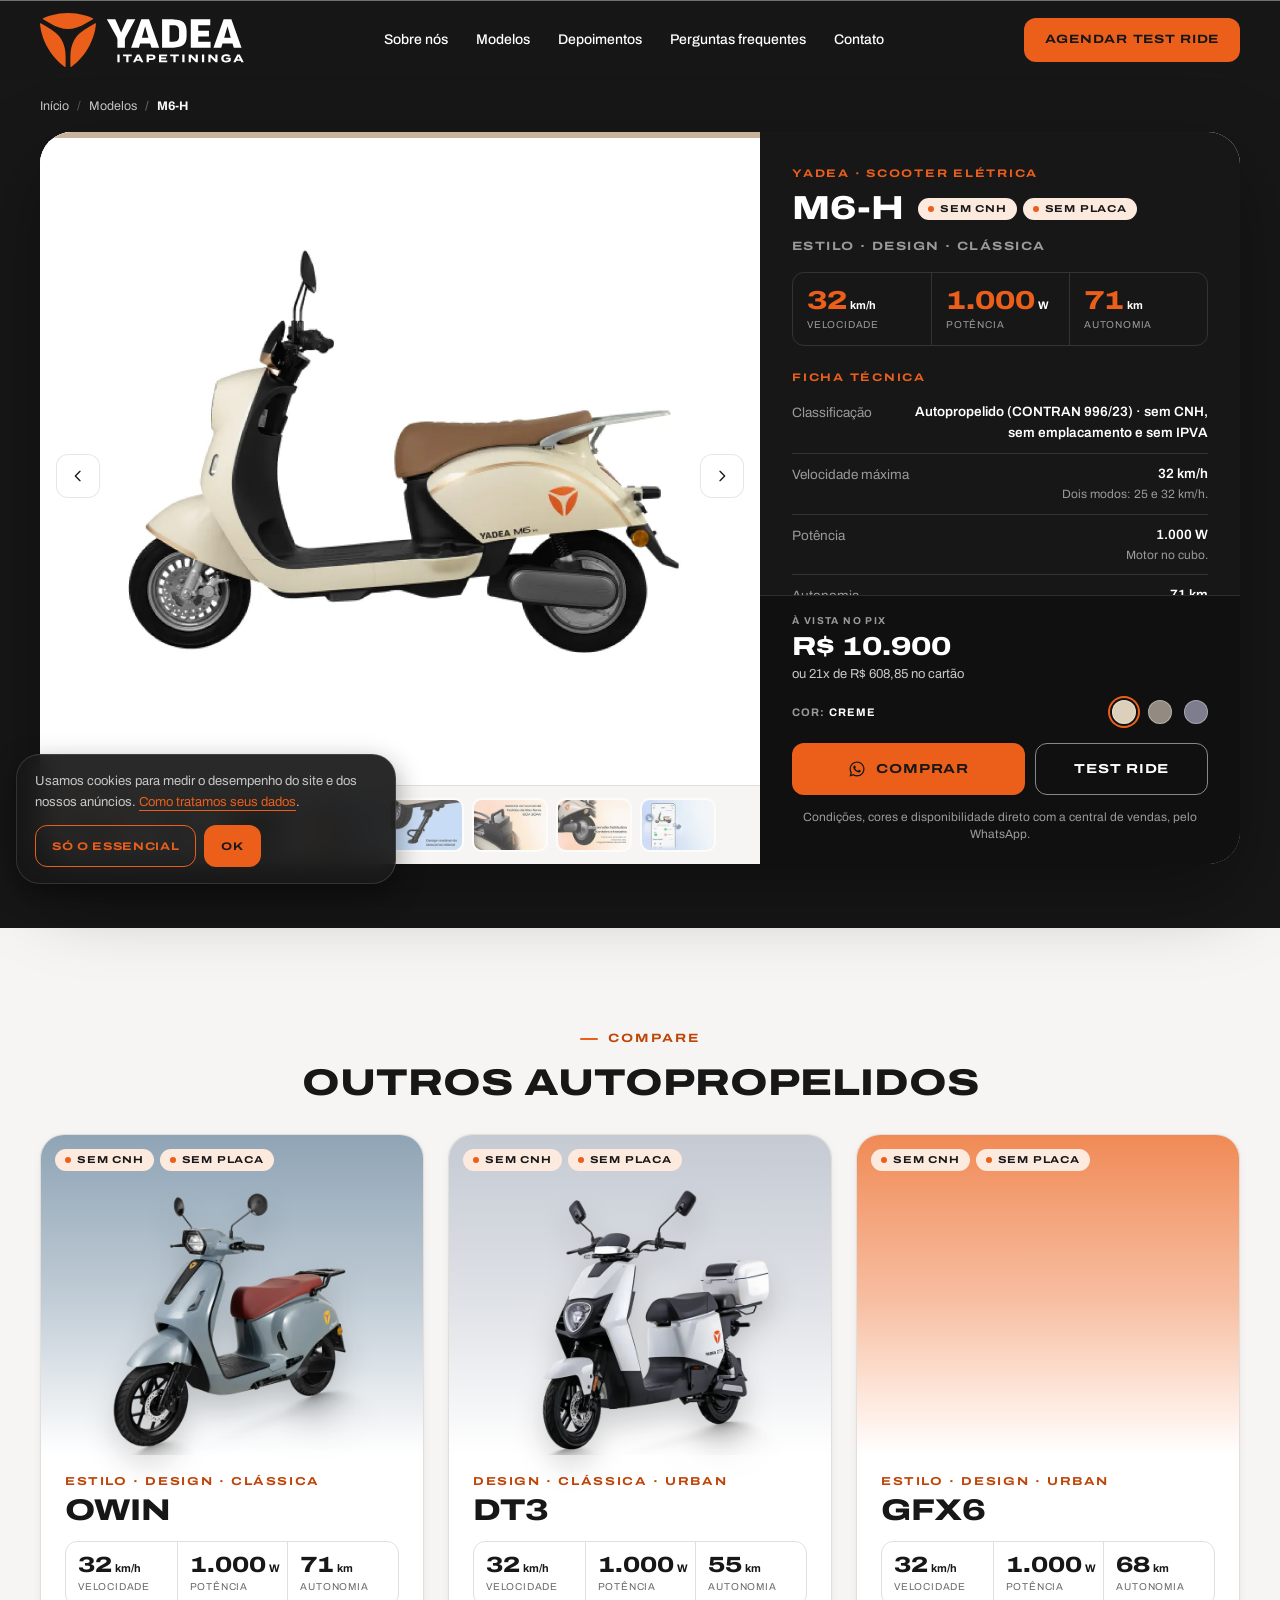
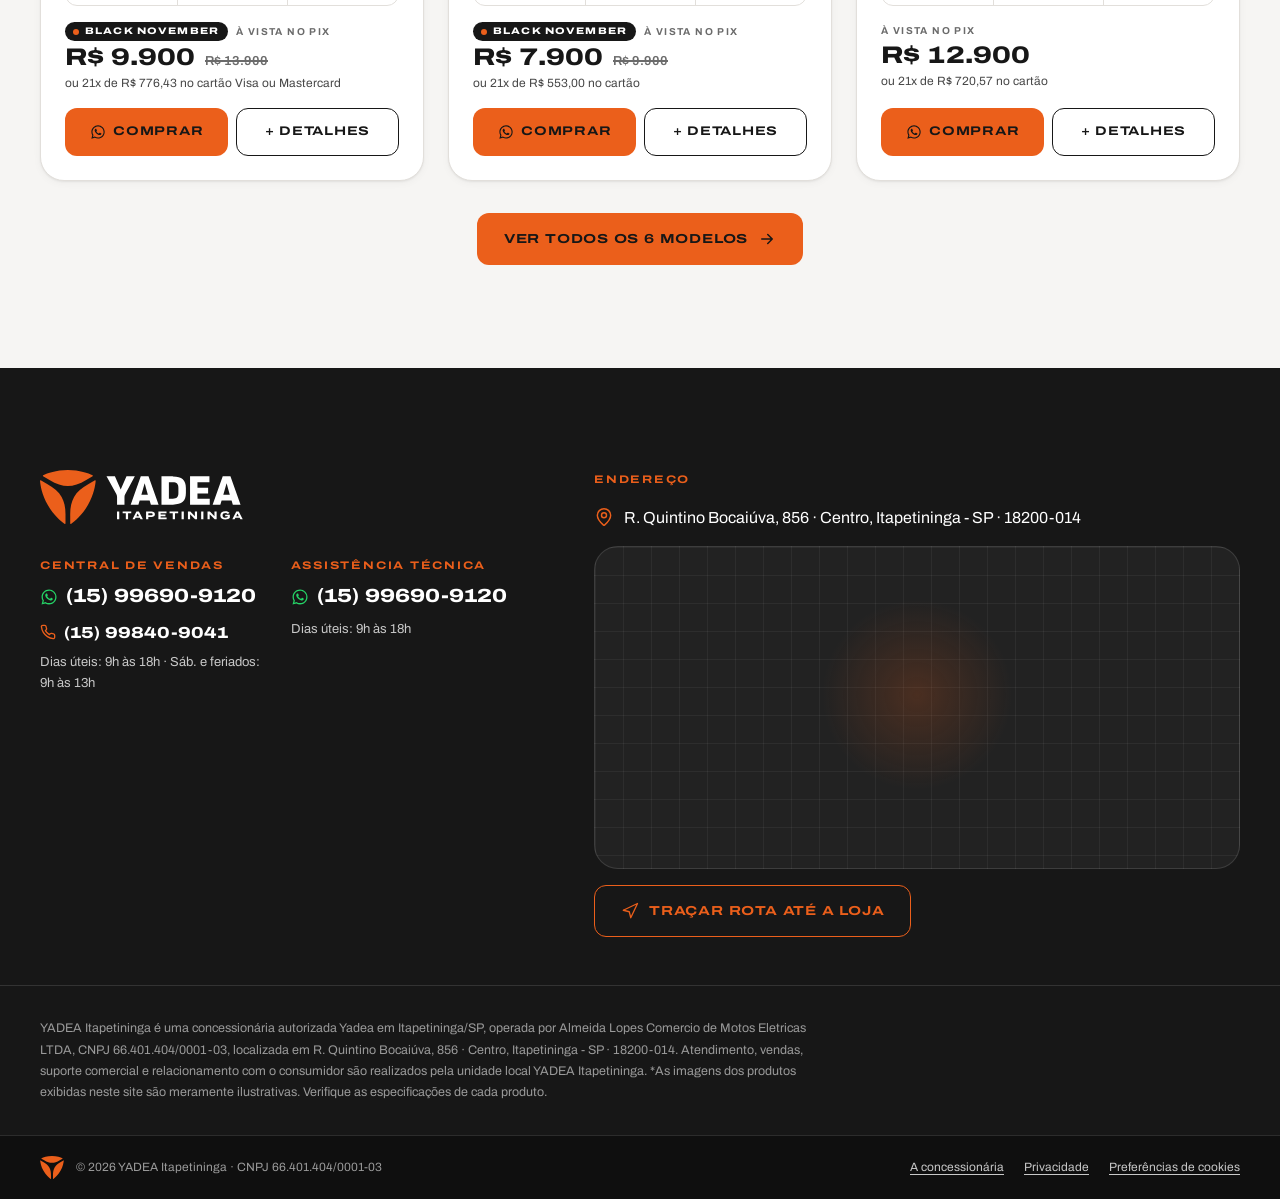
<file: modelos-de-motos/m6-h/index.html>
<!DOCTYPE html>
<html lang="pt-BR" data-ga4="" data-aw="" data-aw-lead="" data-meta-pixel="" data-sem-servidor="1">
<head>
<meta charset="utf-8">
<base href="../../">
<meta name="viewport" content="width=device-width, initial-scale=1, viewport-fit=cover">
<title>YADEA M6-H · Scooter elétrica em Itapetininga | YADEA Itapetininga</title>
<meta name="description" content="YADEA M6-H, scooter elétrica sem CNH e sem placa: 32 km/h, 1000 W e 71 km de autonomia. Black November: R$ 9.900 à vista no PIX ou 21x de R$ 608,85 no cartão.">
<meta name="robots" content="noindex, nofollow">
<meta name="theme-color" content="#171717">
<link rel="canonical" href="https://yadeaitapetininga.com.br/modelos-de-motos/m6-h/">

<meta property="og:type" content="product">
<meta property="og:url" content="https://yadeaitapetininga.com.br/modelos-de-motos/m6-h/">
<meta property="og:locale" content="pt_BR">
<meta property="og:site_name" content="YADEA Itapetininga">
<meta property="og:title" content="YADEA M6-H · YADEA Itapetininga">
<meta property="og:description" content="YADEA M6-H, scooter elétrica sem CNH e sem placa: 32 km/h, 1000 W e 71 km de autonomia. Black November: R$ 9.900 à vista no PIX ou 21x de R$ 608,85 no cartão.">
<meta property="og:image" content="https://yadeaitapetininga.com.br/assets/img/social/modelo-m6-h.jpg">
<meta property="og:image:type" content="image/jpeg">
<meta property="og:image:width" content="1200">
<meta property="og:image:height" content="630">
<meta property="og:image:alt" content="Scooter elétrica YADEA M6-H creme com banco marrom">
<meta name="twitter:card" content="summary_large_image">

<link rel="icon" href="favicon.ico" sizes="48x48">
<link rel="icon" href="assets/img/brand/icone-app-laranja.svg" type="image/svg+xml">
<link rel="apple-touch-icon" href="assets/img/brand/apple-touch-icon.png">


<link rel="preload" href="assets/fonts/archivo-latin-var.woff2" as="font" type="font/woff2" crossorigin>
<link rel="preload" as="image" href="assets/img/models/m6-h-01.webp" fetchpriority="high">
<link rel="stylesheet" href="assets/css/yadea.css?v=1.0.13">


<script>
  (function (h) {
    h.classList.add('js');
    setTimeout(function () { if (!h.classList.contains('motion-ok')) h.classList.add('sem-anima'); }, 3500);
  })(document.documentElement);
</script>

<script src="assets/js/consent.js?v=1.0.13"></script>

<script>
  (function () {
    var d = document.documentElement.dataset;
    var ids = [d.ga4, d.aw].filter(Boolean);
    if (!ids.length) return;
    var s = document.createElement('script');
    s.async = true;
    s.src = 'https://www.googletagmanager.com/gtag/js?id=' + ids[0];
    document.head.appendChild(s);
    gtag('js', new Date());
    ids.forEach(function (id) { gtag('config', id, { send_page_view: false }); });
  })();
</script>

<script type="application/ld+json">{"@context":"https://schema.org","@type":"Product","@id":"https://yadeaitapetininga.com.br/modelos-de-motos/m6-h/#produto","name":"YADEA M6-H","description":"YADEA M6-H, scooter elétrica sem CNH e sem placa: 32 km/h, 1000 W e 71 km de autonomia. Black November: R$ 9.900 à vista no PIX ou 21x de R$ 608,85 no cartão.","image":["https://yadeaitapetininga.com.br/assets/img/models/m6-h-card.webp","https://yadeaitapetininga.com.br/assets/img/models/m6-h-01.webp","https://yadeaitapetininga.com.br/assets/img/models/m6-h-04.webp","https://yadeaitapetininga.com.br/assets/img/models/m6-h-05.webp","https://yadeaitapetininga.com.br/assets/img/models/m6-h-06.webp","https://yadeaitapetininga.com.br/assets/img/models/m6-h-07.webp"],"brand":{"@type":"Brand","name":"YADEA"},"category":"Scooter elétrica","url":"https://yadeaitapetininga.com.br/modelos-de-motos/m6-h/","offers":{"@type":"Offer","url":"https://yadeaitapetininga.com.br/modelos-de-motos/m6-h/","price":"9900.00","priceCurrency":"BRL","priceValidUntil":"2026-11-30","availability":"https://schema.org/InStock","seller":{"@type":"MotorcycleDealer","@id":"https://yadeaitapetininga.com.br/#loja","name":"YADEA Itapetininga"}}}</script>
<script type="application/ld+json">{"@context":"https://schema.org","@type":"BreadcrumbList","itemListElement":[{"@type":"ListItem","position":1,"name":"Início","item":"https://yadeaitapetininga.com.br/"},{"@type":"ListItem","position":2,"name":"Modelos","item":"https://yadeaitapetininga.com.br/#modelos"},{"@type":"ListItem","position":3,"name":"YADEA M6-H","item":"https://yadeaitapetininga.com.br/modelos-de-motos/m6-h/"}]}</script>
</head>
<body class="pagina-modelo">

<a class="u-skip" href="modelos-de-motos/m6-h/#conteudo">Pular para o conteúdo</a>

<svg width="0" height="0" aria-hidden="true" focusable="false" style="position:absolute">
  <symbol id="i-fone" viewBox="0 0 24 24" fill="none" stroke="currentColor" stroke-width="2" stroke-linecap="round" stroke-linejoin="round">
    <path d="M22 16.92v3a2 2 0 0 1-2.18 2 19.79 19.79 0 0 1-8.63-3.07 19.5 19.5 0 0 1-6-6 19.79 19.79 0 0 1-3.07-8.67A2 2 0 0 1 4.11 2h3a2 2 0 0 1 2 1.72c.13.96.36 1.9.7 2.81a2 2 0 0 1-.45 2.11L8.09 9.91a16 16 0 0 0 6 6l1.27-1.27a2 2 0 0 1 2.11-.45c.91.34 1.85.57 2.81.7A2 2 0 0 1 22 16.92Z"/>
  </symbol>
  <symbol id="i-whats" viewBox="0 0 24 24" fill="currentColor">
    <path d="M12.04 2c-5.5 0-9.97 4.47-9.97 9.97 0 1.76.46 3.48 1.34 5L2 22l5.16-1.35a9.93 9.93 0 0 0 4.88 1.25h.01c5.5 0 9.97-4.47 9.97-9.97 0-2.66-1.04-5.17-2.92-7.05A9.9 9.9 0 0 0 12.04 2Zm0 18.15h-.01a8.27 8.27 0 0 1-4.21-1.15l-.3-.18-3.13.82.84-3.05-.2-.31a8.24 8.24 0 0 1-1.26-4.41c0-4.57 3.72-8.29 8.29-8.29 2.21 0 4.29.86 5.86 2.43a8.24 8.24 0 0 1 2.43 5.87c0 4.57-3.72 8.27-8.31 8.27Zm4.55-6.2c-.25-.13-1.47-.73-1.7-.81-.23-.08-.4-.13-.56.13-.17.25-.64.81-.79.98-.14.17-.29.19-.54.06-.25-.12-1.05-.39-2-1.23-.74-.66-1.24-1.47-1.38-1.72-.15-.25-.02-.39.11-.51.11-.11.25-.29.37-.44.13-.14.17-.25.25-.41.09-.17.04-.31-.02-.44-.06-.12-.56-1.35-.77-1.85-.2-.48-.41-.42-.56-.43h-.48c-.17 0-.44.06-.66.31-.23.25-.87.85-.87 2.08s.89 2.41 1.02 2.58c.12.17 1.75 2.67 4.24 3.75.59.25 1.05.4 1.41.52.59.19 1.13.16 1.56.1.47-.07 1.47-.6 1.68-1.18.2-.58.2-1.07.15-1.18-.06-.1-.23-.17-.48-.29Z"/>
  </symbol>
  <symbol id="i-seta" viewBox="0 0 24 24" fill="none" stroke="currentColor" stroke-width="2" stroke-linecap="round" stroke-linejoin="round"><path d="m9 5 7 7-7 7"/></symbol>
  <symbol id="i-flecha" viewBox="0 0 24 24" fill="none" stroke="currentColor" stroke-width="2" stroke-linecap="round" stroke-linejoin="round"><path d="M5 12h14M13 6l6 6-6 6"/></symbol>
  <symbol id="i-x" viewBox="0 0 24 24" fill="none" stroke="currentColor" stroke-width="2" stroke-linecap="round" stroke-linejoin="round"><path d="M18 6 6 18M6 6l12 12"/></symbol>
  <symbol id="i-pino" viewBox="0 0 24 24" fill="none" stroke="currentColor" stroke-width="1.75" stroke-linecap="round" stroke-linejoin="round"><path d="M20 10c0 4.99-5.54 10.19-7.4 11.8a1 1 0 0 1-1.2 0C9.54 20.19 4 14.99 4 10a8 8 0 0 1 16 0"/><circle cx="12" cy="10" r="3"/></symbol>
  <symbol id="i-rota" viewBox="0 0 24 24" fill="none" stroke="currentColor" stroke-width="1.75" stroke-linecap="round" stroke-linejoin="round"><path d="M3 11 22 2l-9 19-2-8-8-2z"/></symbol>
  <symbol id="i-relogio" viewBox="0 0 24 24" fill="none" stroke="currentColor" stroke-width="1.75" stroke-linecap="round" stroke-linejoin="round"><circle cx="12" cy="12" r="9"/><path d="M12 7v5l3 2"/></symbol>
  <symbol id="i-chave" viewBox="0 0 24 24" fill="none" stroke="currentColor" stroke-width="1.75" stroke-linecap="round" stroke-linejoin="round"><path d="M14.7 6.3a1 1 0 0 0 0 1.4l1.6 1.6a1 1 0 0 0 1.4 0l3.77-3.77a6 6 0 0 1-7.94 7.94l-6.91 6.91a2.12 2.12 0 0 1-3-3l6.91-6.91a6 6 0 0 1 7.94-7.94l-3.76 3.76z"/></symbol>
  <symbol id="i-check" viewBox="0 0 24 24" fill="none" stroke="currentColor" stroke-width="2.4" stroke-linecap="round" stroke-linejoin="round"><path d="M20 6 9 17l-5-5"/></symbol>
  <symbol id="i-alerta" viewBox="0 0 24 24" fill="none" stroke="currentColor" stroke-width="2.4" stroke-linecap="round" stroke-linejoin="round"><path d="M12 7v6M12 17h.01"/></symbol>
  <symbol id="i-escudo" viewBox="0 0 24 24" fill="none" stroke="currentColor" stroke-width="1.75" stroke-linecap="round" stroke-linejoin="round"><path d="M20 13c0 5-3.5 7.5-7.66 8.95a1 1 0 0 1-.67-.01C7.5 20.5 4 18 4 13V6a1 1 0 0 1 1-1c2 0 4.5-1.2 6.24-2.72a1.17 1.17 0 0 1 1.52 0C14.51 3.81 17 5 19 5a1 1 0 0 1 1 1z"/><path d="m9 12 2 2 4-4"/></symbol>
  <symbol id="i-instagram" viewBox="0 0 24 24" fill="none" stroke="currentColor" stroke-width="1.75" stroke-linecap="round" stroke-linejoin="round"><rect x="2.5" y="2.5" width="19" height="19" rx="5"/><path d="M16 11.37A4 4 0 1 1 12.63 8 4 4 0 0 1 16 11.37Z"/><path d="M17.5 6.5h.01"/></symbol>
</svg>

<header class="header" id="header">
  <div class="u-container header__barra">
    <a class="header__logo" href="#topo" aria-label="YADEA Itapetininga, ir para o início">
      <img src="assets/img/brand/logo-itapetininga-negativo.svg" alt="YADEA Itapetininga" width="204" height="54">
    </a>

    <nav class="header__nav" aria-label="Navegação principal">
      <a class="header__link" href="#sobre">Sobre nós</a>
      <a class="header__link" href="#modelos">Modelos</a>
      <a class="header__link" href="#depoimentos">Depoimentos</a>
      <a class="header__link" href="#perguntas">Perguntas frequentes</a>
      <a class="header__link" href="#contato">Contato</a>
    </nav>

    <div class="header__acoes">
      <a class="btn btn--primario btn--desktop" data-whats="testRideGeral" data-origem="header_testride" href="https://api.whatsapp.com/send?phone=5515996909120&amp;text=Ol%C3%A1!%20Vim%20pelo%20site%20e%20gostaria%20de%20agendar%20um%20test%20ride%20na%20YADEA%20Itapetininga." target="_blank" rel="noopener">Agendar test ride</a>
      <button class="header__toggle" type="button" id="menu-toggle" aria-expanded="false" aria-controls="menu">
        <span class="header__toggle-icone" aria-hidden="true"><span></span><span></span><span></span></span>
        <span class="header__toggle-rotulo" aria-hidden="true"><span>Menu</span><span>Fechar</span></span>
        <span class="u-visually-hidden">Abrir menu de navegação</span>
      </button>
    </div>
  </div>
</header>

<div class="menu" id="menu" aria-hidden="true">
  <div class="menu__cortina menu__cortina--1" aria-hidden="true"></div>
  <div class="menu__cortina menu__cortina--2" aria-hidden="true"></div>
  <nav class="menu__painel" aria-label="Navegação mobile" data-lenis-prevent>
    <ul class="menu__lista">
      <li class="menu__item-wrap"><a class="menu__item" href="#sobre"><span class="menu__numero">01</span>Sobre nós</a></li>
      <li class="menu__item-wrap"><a class="menu__item" href="#modelos"><span class="menu__numero">02</span>Modelos</a></li>
      <li class="menu__item-wrap"><a class="menu__item" href="#depoimentos"><span class="menu__numero">03</span>Depoimentos</a></li>
      <li class="menu__item-wrap"><a class="menu__item" href="#perguntas"><span class="menu__numero">04</span>Perguntas</a></li>
      <li class="menu__item-wrap"><a class="menu__item" href="#contato"><span class="menu__numero">05</span>Contato</a></li>
    </ul>
    <div class="menu__rodape">
      <div class="menu__contato">
        <strong data-config="whatsapp.numero">(15) 99690-9120</strong>
        <span data-horarios="vendas"></span>
      </div>
      <a class="btn btn--primario" data-whats="testRideGeral" data-origem="menu_testride" href="https://api.whatsapp.com/send?phone=5515996909120&amp;text=Ol%C3%A1!%20Vim%20pelo%20site%20e%20gostaria%20de%20agendar%20um%20test%20ride%20na%20YADEA%20Itapetininga." target="_blank" rel="noopener">Agendar test ride</a>
    </div>
  </nav>
</div>

<main id="conteudo">
  <section class="produto" aria-label="YADEA M6-H">
    <div class="u-container">
      <nav class="trilha" aria-label="Você está em">
        <ol>
          <li><a href="./">Início</a></li>
          <li><a href="./#modelos">Modelos</a></li>
          <li aria-current="page">M6-H</li>
        </ol>
      </nav>
<div class="modal modal--pagina" id="modal" data-modelo="m6-h">
  <div class="modal__caixa">

    <div class="modal__galeria tem-miniaturas">
      <div class="modal__slider" id="modal-slider" tabindex="0" data-lenis-prevent
           role="group" aria-roledescription="carrossel" aria-label="Fotos do modelo">
        <div class="modal__slide" role="group" aria-roledescription="slide"
             aria-label="1 de 8" style="--fundo:#FFFFFF">
          <img src="assets/img/models/m6-h-01.webp" alt="Scooter elétrica YADEA M6-H creme com banco marrom, de perfil" draggable="false" decoding="async"
               width="1146" height="808">
        </div>
        <div class="modal__slide" role="group" aria-roledescription="slide"
             aria-label="2 de 8" style="--fundo:#FFFFFF">
          <img src="assets/img/models/m6-h-04.webp" alt="YADEA M6-H creme em três quartos frontal" draggable="false" decoding="async"
               width="1146" height="808" loading="lazy">
        </div>
        <div class="modal__slide is-ambiente" role="group" aria-roledescription="slide"
             aria-label="3 de 8" style="--fundo:#A99487">
          <img src="assets/img/models/m6-h-05.webp" alt="Painel digital redondo da M6-H" draggable="false" decoding="async"
               width="1146" height="808" loading="lazy">
        </div>
        <div class="modal__slide is-ambiente" role="group" aria-roledescription="slide"
             aria-label="4 de 8" style="--fundo:#B2BAC7">
          <img src="assets/img/models/m6-h-06.webp" alt="Traseira da M6-H, com baú traseiro de 29 litros opcional" draggable="false" decoding="async"
               width="1146" height="808" loading="lazy">
        </div>
        <div class="modal__slide is-ambiente" role="group" aria-roledescription="slide"
             aria-label="5 de 8" style="--fundo:#9FB1C9">
          <img src="assets/img/models/m6-h-07.webp" alt="Descanso lateral da M6-H, de design estável" draggable="false" decoding="async"
               width="1146" height="808" loading="lazy">
        </div>
        <div class="modal__slide is-ambiente" role="group" aria-roledescription="slide"
             aria-label="6 de 8" style="--fundo:#BCB2AA">
          <img src="assets/img/models/m6-h-08.webp" alt="Bateria removível de fosfato de lítio-ferro 60 V 30 Ah da M6-H" draggable="false" decoding="async"
               width="1146" height="808" loading="lazy">
        </div>
        <div class="modal__slide is-ambiente" role="group" aria-roledescription="slide"
             aria-label="7 de 8" style="--fundo:#C6BBB2">
          <img src="assets/img/models/m6-h-09.webp" alt="Suspensão hidráulica dianteira e traseira da M6-H" draggable="false" decoding="async"
               width="1146" height="808" loading="lazy">
        </div>
        <div class="modal__slide is-ambiente" role="group" aria-roledescription="slide"
             aria-label="8 de 8" style="--fundo:#D8E6FB">
          <img src="assets/img/models/m6-h-10.webp" alt="Aplicativo da YADEA no celular, com o status da M6-H" draggable="false" decoding="async"
               width="1146" height="808" loading="lazy">
        </div></div>
      <button class="modal__seta-slide modal__seta-slide--anterior" type="button" data-slide-passo="-1" aria-label="Foto anterior"><svg aria-hidden="true" style="transform:scaleX(-1)"><use href="#i-seta"></use></svg></button>
      <button class="modal__seta-slide modal__seta-slide--proxima" type="button" data-slide-passo="1" aria-label="Próxima foto"><svg aria-hidden="true"><use href="#i-seta"></use></svg></button>
      <div class="modal__miniaturas" id="modal-miniaturas" role="group" aria-label="Escolher foto">
        <button class="modal__mini" type="button" data-foto="0" aria-current="true"
                aria-label="Ver foto 1 de 8">
          <img src="assets/img/models/m6-h-01-mini.webp" alt="" loading="lazy" decoding="async" width="180" height="127">
        </button>
      
        <button class="modal__mini" type="button" data-foto="1" aria-current="false"
                aria-label="Ver foto 2 de 8">
          <img src="assets/img/models/m6-h-04-mini.webp" alt="" loading="lazy" decoding="async" width="180" height="127">
        </button>
      
        <button class="modal__mini" type="button" data-foto="2" aria-current="false"
                aria-label="Ver foto 3 de 8">
          <img src="assets/img/models/m6-h-05-mini.webp" alt="" loading="lazy" decoding="async" width="180" height="127">
        </button>
      
        <button class="modal__mini" type="button" data-foto="3" aria-current="false"
                aria-label="Ver foto 4 de 8">
          <img src="assets/img/models/m6-h-06-mini.webp" alt="" loading="lazy" decoding="async" width="180" height="127">
        </button>
      
        <button class="modal__mini" type="button" data-foto="4" aria-current="false"
                aria-label="Ver foto 5 de 8">
          <img src="assets/img/models/m6-h-07-mini.webp" alt="" loading="lazy" decoding="async" width="180" height="127">
        </button>
      
        <button class="modal__mini" type="button" data-foto="5" aria-current="false"
                aria-label="Ver foto 6 de 8">
          <img src="assets/img/models/m6-h-08-mini.webp" alt="" loading="lazy" decoding="async" width="180" height="127">
        </button>
      
        <button class="modal__mini" type="button" data-foto="6" aria-current="false"
                aria-label="Ver foto 7 de 8">
          <img src="assets/img/models/m6-h-09-mini.webp" alt="" loading="lazy" decoding="async" width="180" height="127">
        </button>
      
        <button class="modal__mini" type="button" data-foto="7" aria-current="false"
                aria-label="Ver foto 8 de 8">
          <img src="assets/img/models/m6-h-10-mini.webp" alt="" loading="lazy" decoding="async" width="180" height="127">
        </button>
      </div>
    </div>

    <div class="modal__painel">
      <div class="modal__topo">
        <p class="modal__eyebrow" id="modal-eyebrow">YADEA · Scooter elétrica</p>
        <div class="modal__nome">
          <h1 class="modal__titulo" id="modal-titulo">M6-H</h1>
          <div id="modal-selo"><ul class="selos selos--modal" aria-label="Classificação legal">
      <li class="selo selo--livre">Sem CNH</li>
      <li class="selo selo--livre">Sem placa</li></ul></div>
        </div>
        <p class="modal__tags-texto" id="modal-tags">Estilo · Design · Clássica</p>
      </div>

      <div class="modal__corpo" id="modal-corpo" data-lenis-prevent>
        <div id="modal-numeros">
        <dl class="specs specs--modal">
          
            <div class="spec">
              <dt>Velocidade</dt>
              <dd><b>32</b><span>km/h</span></dd>
            </div>
            <div class="spec">
              <dt>Potência</dt>
              <dd><b>1.000</b><span>W</span></dd>
            </div>
            <div class="spec">
              <dt>Autonomia</dt>
              <dd><b>71</b><span>km</span></dd>
            </div>
        </dl></div>
        <div>
          <p class="modal__secao-rotulo">Ficha técnica</p>
          <dl class="modal__ficha" id="modal-ficha"><div><dt>Classificação</dt><dd>Autopropelido (CONTRAN 996/23) · sem CNH, sem emplacamento e sem IPVA</dd></div><div><dt>Velocidade máxima</dt><dd>32 km/h<small class="ficha__nota">Dois modos: 25 e 32 km/h.</small></dd></div><div><dt>Potência</dt><dd>1.000 W<small class="ficha__nota">Motor no cubo.</small></dd></div><div><dt>Autonomia</dt><dd>71 km</dd></div><div><dt>Bateria</dt><dd>LiFePO4 (Fosfato de ferro-lítio) removível, 60 V 30 Ah, 1.500 ciclos de recarga</dd></div><div><dt>Tempo de recarga</dt><dd>5 horas</dd></div><div><dt>Carregador</dt><dd>Bivolt automático, 110 V e 220 V</dd></div><div><dt>Freios</dt><dd>Disco na frente, tambor atrás</dd></div><div><dt>Suspensão</dt><dd>Hidráulica, dianteira e traseira</dd></div><div><dt>Rodas e pneus</dt><dd>Aro 10, pneus 3.00-10</dd></div><div><dt>Assento</dt><dd>602 mm de comprimento, a 737 mm do chão</dd></div><div><dt>Bagageiro</dt><dd>Baú traseiro de 29 litros (opcional) e porta-objetos frontal com gancho</dd></div><div><dt>Dimensões (C × L × A)</dt><dd>1815 × 692 × 1080 mm · 1295 mm entre eixos</dd></div><div><dt>Torque máximo</dt><dd>117 N·m</dd></div><div><dt>Subida</dt><dd>Até 13°</dd></div><div><dt>Proteção</dt><dd>IP67</dd></div><div><dt>Conectividade</dt><dd>App YADEA</dd></div><div><dt>Garantia</dt><dd>2 anos na bateria, 2 anos no motor e 1 ano nos componentes elétricos</dd></div></dl>
        </div>
        <div class="modal__equipamentos" id="modal-equipamentos">
          <p class="modal__secao-rotulo">Destaques</p>
          <ul id="modal-equipamentos-lista"><li>Bateria removível LiFePO4 (Fosfato de ferro-lítio)</li><li>Suspensão hidráulica na frente e atrás</li><li>USB de carga rápida de 15 W</li><li>Descanso lateral de design estável</li><li>Baú traseiro de 29 litros opcional</li></ul>
        </div>
        <p class="modal__legal">Imagens meramente ilustrativas. Dados do fabricante (yadea.com.br), que podem variar por versão; a equipe confirma ficha, cor e disponibilidade pelo WhatsApp.</p>
      </div>

      <div class="modal__base">
        <div class="modal__linha">
          <div id="modal-preco">
        <p class="preco preco--modal">
          <span class="preco__topo"><span class="preco__selo">Black November</span><span class="preco__rotulo">À vista no PIX</span></span>
          <span class="preco__linha"><span class="preco__valor"><span class="u-visually-hidden">por </span>R$ 9.900</span> <s class="preco__de"><span class="u-visually-hidden">antes </span>R$ 10.900</s></span>
          <span class="preco__parcelas">ou 21x de R$ 608,85 no cartão</span>
        </p></div>
          <div class="modal__cores" id="modal-cores">
            <p class="modal__cores-rotulo">Cor: <strong id="modal-cor-nome">Creme</strong></p>
            <div class="modal__swatches" id="modal-swatches">
        <button class="modal__swatch" type="button" data-cor="0"
                aria-pressed="true" aria-label="Cor Creme"
                title="Creme">
          <i style="background:#DCD0BA" aria-hidden="true"></i>
        </button>
      
        <button class="modal__swatch" type="button" data-cor="1"
                aria-pressed="false" aria-label="Cor Marrom"
                title="Marrom">
          <i style="background:#938A81" aria-hidden="true"></i>
        </button>
      
        <button class="modal__swatch" type="button" data-cor="2"
                aria-pressed="false" aria-label="Cor Prata"
                title="Prata">
          <i style="background:#7D7D8E" aria-hidden="true"></i>
        </button>
      </div>
          </div>
        </div>
        <div class="modal__acoes">
          <a class="btn btn--primario" id="modal-cta" href="https://api.whatsapp.com/send?phone=5515996909120&text=Ol%C3%A1!%20Vim%20pelo%20site%20e%20gostaria%20de%20saber%20mais%20sobre%20o%20modelo%20M6-H%20na%20cor%20Creme." target="_blank" rel="noopener"><svg aria-hidden="true"><use href="#i-whats"></use></svg>Comprar</a>
          <a class="btn btn--contorno" id="modal-testride" href="https://api.whatsapp.com/send?phone=5515996909120&text=Ol%C3%A1!%20Vim%20pelo%20site%20e%20gostaria%20de%20agendar%20um%20test%20ride%20do%20modelo%20M6-H%20na%20cor%20Creme." target="_blank" rel="noopener">Test ride</a>
        </div>
        <p class="modal__microcopy">Condições, cores e disponibilidade direto com a central de vendas, pelo WhatsApp.</p>
      </div>
    </div>
  </div>
</div>
    </div>
  </section>

  <section class="u-secao s-clara comparar" aria-labelledby="comparar-titulo">
    <div class="u-container">
      <div class="cabecalho cabecalho--centro comparar__topo">
        <p class="eyebrow" data-anima>Compare</p>
        <h2 class="t-h2" id="comparar-titulo" data-anima>Outros autopropelidos</h2>
      </div>
      <ul class="vitrine__grade" id="comparar-grade" aria-label="Outros modelos">
        <li data-anima>
          <article class="card" data-id="owin">
            <div class="card__midia" style="--palco:#8FA4B5">
              <button class="card__foto" type="button" data-detalhes="owin"
                      aria-label="Ver detalhes da Owin">
                <img src="assets/img/models/owin-card.webp" alt="Scooter elétrica YADEA Owin cinza com banco vinho" loading="lazy" decoding="async" width="736" height="616">
              </button>
              <ul class="selos card__selos" aria-label="Classificação legal">
      <li class="selo selo--livre">Sem CNH</li>
      <li class="selo selo--livre">Sem placa</li></ul>
            </div>
            <div class="card__corpo">
              <div class="card__cabeca">
                <p class="card__tags">Estilo · Design · Clássica</p>
                <h3 class="card__nome">Owin</h3>
              </div>
              
        <dl class="specs ">
          
            <div class="spec">
              <dt>Velocidade</dt>
              <dd><b>32</b><span>km/h</span></dd>
            </div>
            <div class="spec">
              <dt>Potência</dt>
              <dd><b>1.000</b><span>W</span></dd>
            </div>
            <div class="spec">
              <dt>Autonomia</dt>
              <dd><b>71</b><span>km</span></dd>
            </div>
        </dl>
              
        <p class="preco card__preco">
          <span class="preco__topo"><span class="preco__selo">Black November</span><span class="preco__rotulo">À vista no PIX</span></span>
          <span class="preco__linha"><span class="preco__valor"><span class="u-visually-hidden">por </span>R$ 9.900</span> <s class="preco__de"><span class="u-visually-hidden">antes </span>R$ 13.900</s></span>
          <span class="preco__parcelas">ou 21x de R$ 776,43 no cartão Visa ou Mastercard</span>
        </p>
              <div class="card__acoes">
                <a class="btn btn--primario btn--card" href="https://api.whatsapp.com/send?phone=5515996909120&text=Ol%C3%A1!%20Vim%20pelo%20site%20e%20gostaria%20de%20saber%20mais%20sobre%20o%20modelo%20Owin." target="_blank" rel="noopener"><svg aria-hidden="true"><use href="#i-whats"></use></svg><span>Comprar<span class="u-visually-hidden"> a Owin pelo WhatsApp</span></span></a>
                <a class="btn btn--contorno btn--card" href="modelos-de-motos/owin/" data-detalhes="owin"><span>+ Detalhes<span class="u-visually-hidden"> da Owin</span></span></a>
              </div>
            </div>
          </article>
        </li>
        <li data-anima>
          <article class="card" data-id="dt3">
            <div class="card__midia" style="--palco:#C5CAD3">
              <button class="card__foto" type="button" data-detalhes="dt3"
                      aria-label="Ver detalhes da DT3">
                <img src="assets/img/models/dt3-card.webp" alt="Scooter elétrica YADEA DT3 branca com baú traseiro" loading="lazy" decoding="async" width="736" height="616">
              </button>
              <ul class="selos card__selos" aria-label="Classificação legal">
      <li class="selo selo--livre">Sem CNH</li>
      <li class="selo selo--livre">Sem placa</li></ul>
            </div>
            <div class="card__corpo">
              <div class="card__cabeca">
                <p class="card__tags">Design · Clássica · Urban</p>
                <h3 class="card__nome">DT3</h3>
              </div>
              
        <dl class="specs ">
          
            <div class="spec">
              <dt>Velocidade</dt>
              <dd><b>32</b><span>km/h</span></dd>
            </div>
            <div class="spec">
              <dt>Potência</dt>
              <dd><b>1.000</b><span>W</span></dd>
            </div>
            <div class="spec">
              <dt>Autonomia</dt>
              <dd><b>55</b><span>km</span></dd>
            </div>
        </dl>
              
        <p class="preco card__preco">
          <span class="preco__topo"><span class="preco__selo">Black November</span><span class="preco__rotulo">À vista no PIX</span></span>
          <span class="preco__linha"><span class="preco__valor"><span class="u-visually-hidden">por </span>R$ 7.900</span> <s class="preco__de"><span class="u-visually-hidden">antes </span>R$ 9.900</s></span>
          <span class="preco__parcelas">ou 21x de R$ 553,00 no cartão</span>
        </p>
              <div class="card__acoes">
                <a class="btn btn--primario btn--card" href="https://api.whatsapp.com/send?phone=5515996909120&text=Ol%C3%A1!%20Vim%20pelo%20site%20e%20gostaria%20de%20saber%20mais%20sobre%20o%20modelo%20DT3." target="_blank" rel="noopener"><svg aria-hidden="true"><use href="#i-whats"></use></svg><span>Comprar<span class="u-visually-hidden"> a DT3 pelo WhatsApp</span></span></a>
                <a class="btn btn--contorno btn--card" href="modelos-de-motos/dt3/" data-detalhes="dt3"><span>+ Detalhes<span class="u-visually-hidden"> da DT3</span></span></a>
              </div>
            </div>
          </article>
        </li>
        <li data-anima>
          <article class="card" data-id="gfx6">
            <div class="card__midia" style="--palco:#F08A55">
              <button class="card__foto" type="button" data-detalhes="gfx6"
                      aria-label="Ver detalhes da GFX6">
                <img src="assets/img/models/gfx6-card.webp" alt="Scooter elétrica YADEA GFX6 laranja e branca" loading="lazy" decoding="async" width="736" height="616">
              </button>
              <ul class="selos card__selos" aria-label="Classificação legal">
      <li class="selo selo--livre">Sem CNH</li>
      <li class="selo selo--livre">Sem placa</li></ul>
            </div>
            <div class="card__corpo">
              <div class="card__cabeca">
                <p class="card__tags">Estilo · Design · Urban</p>
                <h3 class="card__nome">GFX6</h3>
              </div>
              
        <dl class="specs ">
          
            <div class="spec">
              <dt>Velocidade</dt>
              <dd><b>32</b><span>km/h</span></dd>
            </div>
            <div class="spec">
              <dt>Potência</dt>
              <dd><b>1.000</b><span>W</span></dd>
            </div>
            <div class="spec">
              <dt>Autonomia</dt>
              <dd><b>68</b><span>km</span></dd>
            </div>
        </dl>
              
        <p class="preco card__preco">
          <span class="preco__topo"><span class="preco__rotulo">À vista no PIX</span></span>
          <span class="preco__linha"><span class="preco__valor">R$ 12.900</span></span>
          <span class="preco__parcelas">ou 21x de R$ 720,57 no cartão</span>
        </p>
              <div class="card__acoes">
                <a class="btn btn--primario btn--card" href="https://api.whatsapp.com/send?phone=5515996909120&text=Ol%C3%A1!%20Vim%20pelo%20site%20e%20gostaria%20de%20saber%20mais%20sobre%20o%20modelo%20GFX6." target="_blank" rel="noopener"><svg aria-hidden="true"><use href="#i-whats"></use></svg><span>Comprar<span class="u-visually-hidden"> a GFX6 pelo WhatsApp</span></span></a>
                <a class="btn btn--contorno btn--card" href="modelos-de-motos/gfx6/" data-detalhes="gfx6"><span>+ Detalhes<span class="u-visually-hidden"> da GFX6</span></span></a>
              </div>
            </div>
          </article>
        </li>
      </ul>
      <div class="comparar__mais">
        <a class="btn btn--primario" href="./#modelos">Ver todos os 6 modelos <svg class="seta" aria-hidden="true"><use href="#i-flecha"></use></svg></a>
      </div>
    </div>
  </section>
</main>

<footer class="rodape s-escura" id="contato" aria-labelledby="rodape-titulo">
  <h2 class="u-visually-hidden" id="rodape-titulo">Contato e informações da loja</h2>
  <div class="u-container rodape__grade">
    <div class="rodape__contato">
      <img class="rodape__logo" src="assets/img/brand/logo-itapetininga-negativo.svg" alt="YADEA Itapetininga" width="204" height="54" loading="lazy">
      <div class="rodape__blocos">
        <div class="rodape__bloco">
          <p class="rodape__rotulo">Central de vendas</p>
          <a class="rodape__valor" data-whats="geral" data-origem="rodape_vendas" href="https://api.whatsapp.com/send?phone=5515996909120&amp;text=Ol%C3%A1!%20Vim%20pelo%20site%20e%20gostaria%20de%20saber%20mais%20sobre%20os%20modelos%20e%20condi%C3%A7%C3%B5es%20especiais%20da%20YADEA%20Itapetininga." target="_blank" rel="noopener"><svg aria-hidden="true"><use href="#i-whats"></use></svg><span data-config="whatsapp.numero">(15) 99690-9120</span></a>
          <a class="rodape__valor rodape__valor--fone" data-tel="vendasTelefone" href="tel:+5515998409041"><svg aria-hidden="true"><use href="#i-fone"></use></svg><span data-config="vendasTelefone.numero">(15) 99840-9041</span></a>
          <p class="rodape__detalhe" data-horarios="vendas"></p>
        </div>
        <div class="rodape__bloco">
          <p class="rodape__rotulo">Assistência técnica</p>
          <a class="rodape__valor" data-whats="assistencia" data-origem="rodape_assistencia" href="https://api.whatsapp.com/send?phone=5515996909120&amp;text=Ol%C3%A1!%20Vim%20pelo%20site%20e%20gostaria%20de%20falar%20com%20a%20assist%C3%AAncia%20t%C3%A9cnica%20da%20YADEA%20Itapetininga." target="_blank" rel="noopener"><svg aria-hidden="true"><use href="#i-whats"></use></svg><span data-config="assistencia.numero">(15) 99690-9120</span></a>
          <p class="rodape__detalhe" data-horarios="assistencia"></p>
        </div>
        </div>
    </div>

    <div class="rodape__endereco">
      <p class="rodape__rotulo">Endereço</p>
      <p class="rodape__endereco-texto"><svg aria-hidden="true"><use href="#i-pino"></use></svg><span data-config="endereco.completo">R. Quintino Bocaiúva, 856 · Centro, Itapetininga - SP · 18200-014</span></p>
      <div class="mapa">
        <iframe id="mapa" title="Mapa com a localização da YADEA Itapetininga" loading="lazy"
                referrerpolicy="no-referrer-when-downgrade" allowfullscreen></iframe>
      </div>
      <div class="rodape__rota">
        <a class="btn btn--contorno-claro" data-rota href="https://www.google.com/maps/dir/?api=1&amp;destination=YADEA%20Itapetininga%2C%20R.%20Quintino%20Bocai%C3%BAva%2C%20856%2C%20Centro%2C%20Itapetininga%20-%20SP%2C%2018200-014" target="_blank" rel="noopener"><svg aria-hidden="true"><use href="#i-rota"></use></svg>Traçar rota até a loja</a>
      </div>
    </div>
  </div>

  <div class="u-container rodape__inst">
    <p class="rodape__institucional">
      <span data-config="marca.nome">YADEA Itapetininga</span> é uma concessionária autorizada Yadea em Itapetininga/SP,
      operada por <span data-config="marca.razaoSocial">Almeida Lopes Comercio de Motos Eletricas LTDA</span>,
      CNPJ <span data-config="marca.cnpj">66.401.404/0001-03</span>, localizada em
      <span data-config="endereco.completo">R. Quintino Bocaiúva, 856 · Centro, Itapetininga - SP · 18200-014</span>.
      Atendimento, vendas, suporte comercial e relacionamento com o consumidor são realizados pela
      unidade local <span data-config="marca.nome">YADEA Itapetininga</span>.
      *As imagens dos produtos exibidas neste site são meramente ilustrativas. Verifique as especificações de cada produto.
    </p>
  </div>

  <div class="rodape__legal">
    <div class="u-container rodape__legal-linha">
      <span class="rodape__legal-marca">
        <img src="assets/img/brand/simbolo-laranja.svg" alt="" width="24" height="23" loading="lazy">
        <span>© <span data-ano>2026</span> <span data-config="marca.nome">YADEA Itapetininga</span> · CNPJ <span data-config="marca.cnpj">66.401.404/0001-03</span></span>
      </span>
      <span class="rodape__legal-links">
        <a href="concessionaria-yadea-itapetininga/">A concessionária</a>
        <a href="privacidade.html">Privacidade</a>
        <button class="rodape__link" type="button" id="rever-cookies">Preferências de cookies</button>
        <button class="rodape__link" type="button" id="abrir-alerta" hidden>Comunicado de segurança</button>
      </span>
    </div>
  </div>
</footer>

<a class="flutuante" id="flutuante" data-whats="geral" data-origem="flutuante" href="https://api.whatsapp.com/send?phone=5515996909120&amp;text=Ol%C3%A1!%20Vim%20pelo%20site%20e%20gostaria%20de%20saber%20mais%20sobre%20os%20modelos%20e%20condi%C3%A7%C3%B5es%20especiais%20da%20YADEA%20Itapetininga." aria-label="Falar com a YADEA Itapetininga pelo WhatsApp" target="_blank" rel="noopener">
  <svg aria-hidden="true"><use href="#i-whats"></use></svg>
</a>

<aside class="aviso" id="aviso-seguranca" aria-labelledby="aviso-titulo" aria-live="polite" hidden>
  <span class="aviso__icone" aria-hidden="true"><svg><use href="#i-escudo"></use></svg></span>
  <div class="aviso__corpo">
    <p class="aviso__selo">Comunicado de segurança</p>
    <p class="aviso__titulo" id="aviso-titulo">Este é o site oficial da YADEA Itapetininga.</p>
    <p class="aviso__texto">A loja não se responsabiliza por negociações feitas fora dos canais oficiais<span data-aviso="exemplo"></span>.</p>
    <div class="aviso__acoes">
      <button class="aviso__botao aviso__botao--detalhes" type="button" id="aviso-detalhes">Ver detalhes</button>
      <button class="aviso__botao" type="button" data-fechar-aviso>Entendi</button>
    </div>
  </div>
  <button class="aviso__fechar" type="button" data-fechar-aviso aria-label="Fechar comunicado de segurança"><svg aria-hidden="true"><use href="#i-x"></use></svg></button>
</aside>

<div class="alerta" id="alerta-seguranca" role="dialog" aria-modal="true" aria-labelledby="alerta-titulo"
     aria-describedby="alerta-texto" aria-hidden="true" hidden>
  <div class="alerta__scrim" data-fechar-alerta></div>
  <div class="alerta__caixa" data-lenis-prevent>
    <button class="alerta__fechar" type="button" data-fechar-alerta aria-label="Fechar comunicado de segurança"><svg aria-hidden="true"><use href="#i-x"></use></svg></button>
    <p class="alerta__selo">Comunicado de segurança</p>
    <h2 class="alerta__titulo" id="alerta-titulo" tabindex="-1">Use apenas os <span class="t-laranja">canais oficiais</span> da YADEA Itapetininga.</h2>
    <p class="alerta__texto" id="alerta-texto">
      Para sua segurança, a YADEA Itapetininga não recomenda negociações por canais não oficiais.
      Antes de realizar qualquer pagamento ou confirmar uma proposta comercial, fale diretamente
      com a Central de Vendas ou visite a loja física.
    </p>
    <div class="alerta__dominios">
      <div class="alerta__dominio alerta__dominio--oficial">
        <span class="alerta__dominio-rotulo">Site oficial</span>
        <span class="alerta__dominio-valor"><svg aria-hidden="true"><use href="#i-escudo"></use></svg><strong data-alerta="oficial"></strong></span>
      </div>
      <div class="alerta__dominio alerta__dominio--falso" data-alerta="caixa-falsos">
        <span class="alerta__dominio-rotulo">Domínio não reconhecido</span>
        <ul class="alerta__dominio-lista" data-alerta="falsos"></ul>
      </div>
    </div>
    <div class="alerta__detalhes" id="alerta-detalhes" hidden>
      <ul class="alerta__lista">
        <li class="alerta__item alerta__item--ok"><span aria-hidden="true"><svg><use href="#i-check"></use></svg></span><p><strong>Central de vendas:</strong> <span data-config="whatsapp.numero"></span></p></li>
        <li class="alerta__item alerta__item--ok"><span aria-hidden="true"><svg><use href="#i-check"></use></svg></span><p><strong>Assistência técnica:</strong> <span data-config="assistencia.numero"></span></p></li>
        <li class="alerta__item alerta__item--nao"><span aria-hidden="true"><svg><use href="#i-alerta"></use></svg></span><p>Não realize pagamentos, envie documentos ou compartilhe dados pessoais sem confirmar o atendimento oficial.</p></li>
      </ul>
    </div>
    <div class="alerta__acoes">
      <a class="btn btn--primario alerta__principal" data-whats="confirmarOficial" data-origem="alerta_seguranca" href="https://api.whatsapp.com/send?phone=5515996909120&amp;text=Ol%C3%A1!%20Vim%20pelo%20site%20e%20quero%20confirmar%20se%20estou%20falando%20com%20o%20atendimento%20oficial%20da%20YADEA%20Itapetininga." target="_blank" rel="noopener"><svg aria-hidden="true"><use href="#i-whats"></use></svg>Confirmar no WhatsApp</a>
      <button class="btn btn--contorno-claro" type="button" id="alerta-mais" aria-expanded="false" aria-controls="alerta-detalhes">Ver detalhes</button>
    </div>
  </div>
</div>


<div class="consentimento" id="consentimento" role="dialog" aria-live="polite" aria-label="Aviso de cookies" hidden>
  <div class="consentimento__texto">
    <p>Usamos cookies para medir o desempenho do site e dos nossos anúncios. <a href="privacidade.html">Como tratamos seus dados</a>.</p>
  </div>
  <div class="consentimento__acoes">
    <button class="btn btn--contorno-claro" type="button" data-consentimento="recusar">Só o essencial</button>
    <button class="btn btn--primario" type="button" data-consentimento="aceitar">Ok</button>
  </div>
</div>

<div class="lightbox" id="lightbox" role="dialog" aria-modal="true" aria-label="Foto ampliada" aria-hidden="true">
  <button class="lightbox__fechar" type="button" data-fechar-lightbox aria-label="Fechar foto ampliada"><svg aria-hidden="true"><use href="#i-x"></use></svg></button>
  <button class="lightbox__seta lightbox__seta--anterior" type="button" data-lightbox-passo="-1" aria-label="Foto anterior"><svg aria-hidden="true" style="transform:scaleX(-1)"><use href="#i-seta"></use></svg></button>
  <img class="lightbox__foto" id="lightbox-foto" alt="">
  <button class="lightbox__seta lightbox__seta--proxima" type="button" data-lightbox-passo="1" aria-label="Próxima foto"><svg aria-hidden="true"><use href="#i-seta"></use></svg></button>
  <p class="lightbox__contador" id="lightbox-contador" aria-live="polite"></p>
</div>

<script src="assets/js/tracking.js?v=1.0.13"></script>
<script src="assets/js/config.js?v=1.0.13"></script>
<script src="assets/js/galerias.js?v=1.0.13"></script>
<script src="assets/js/catalogo.js?v=1.0.13"></script>
<script src="assets/js/render.js?v=1.0.13"></script>
<script src="assets/js/app.js?v=1.0.13"></script>

<script src="assets/vendor/gsap.min.js" defer></script>
<script src="assets/vendor/ScrollTrigger.min.js" defer></script>
<script src="assets/vendor/lenis.min.js" defer></script>
<script src="assets/js/motion.js?v=1.0.13" defer></script>
</body>
</html>
</file>
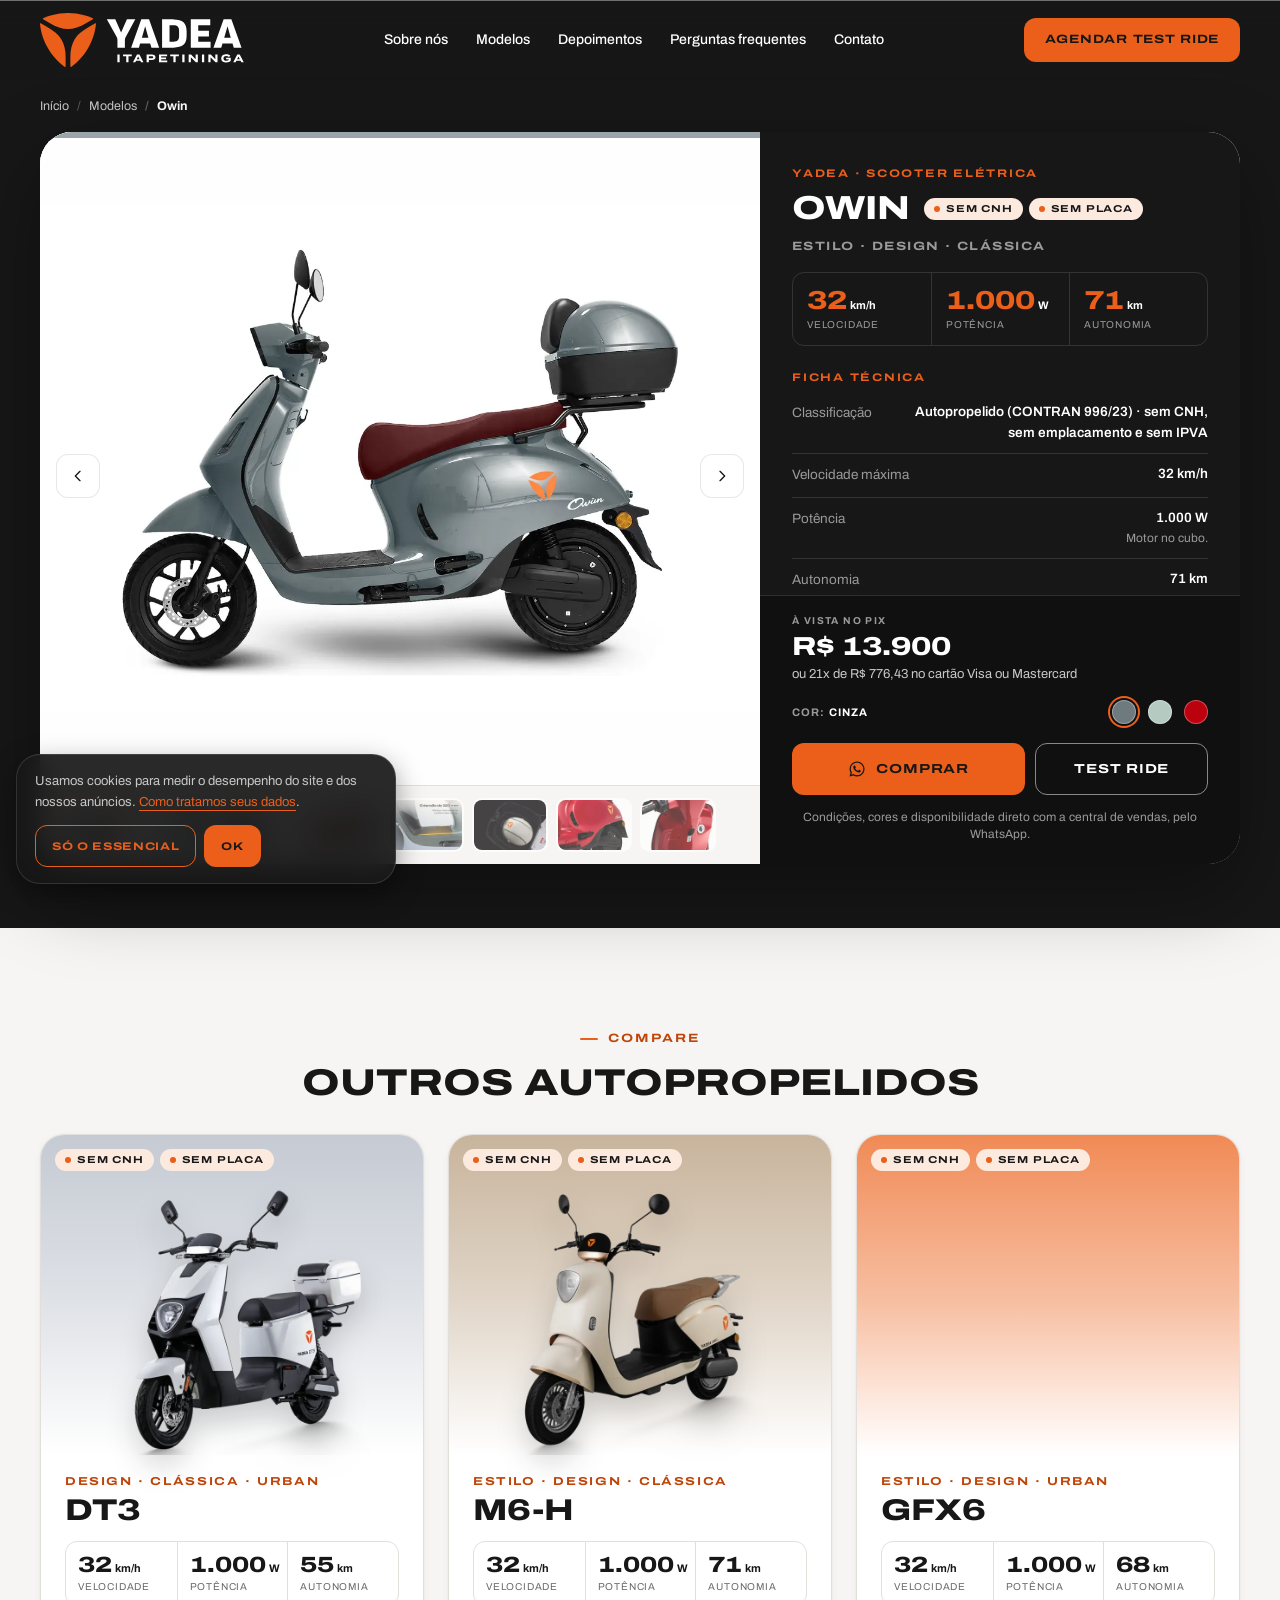
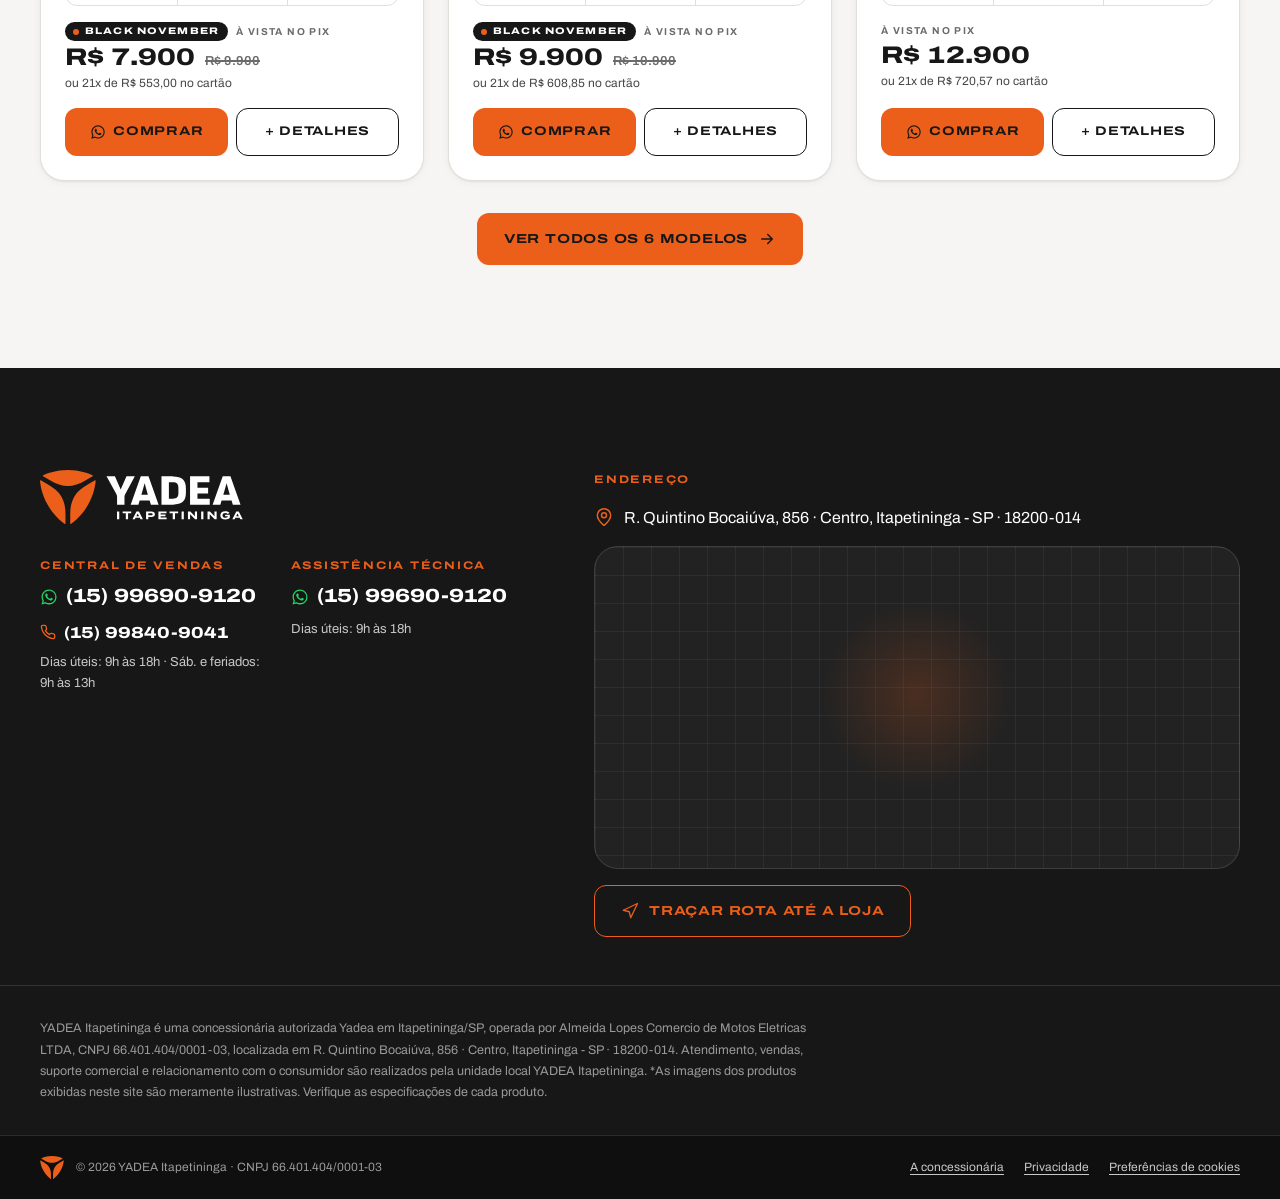
<file: modelos-de-motos/owin/index.html>
<!DOCTYPE html>
<html lang="pt-BR" data-ga4="" data-aw="" data-aw-lead="" data-meta-pixel="" data-sem-servidor="1">
<head>
<meta charset="utf-8">
<base href="../../">
<meta name="viewport" content="width=device-width, initial-scale=1, viewport-fit=cover">
<title>YADEA Owin · Scooter elétrica em Itapetininga | YADEA Itapetininga</title>
<meta name="description" content="YADEA Owin, scooter elétrica sem CNH e sem placa: 32 km/h, 1000 W e 71 km de autonomia. Black November: R$ 9.900 à vista no PIX ou 21x de R$ 776,43 no cartão.">
<meta name="robots" content="noindex, nofollow">
<meta name="theme-color" content="#171717">
<link rel="canonical" href="https://yadeaitapetininga.com.br/modelos-de-motos/owin/">

<meta property="og:type" content="product">
<meta property="og:url" content="https://yadeaitapetininga.com.br/modelos-de-motos/owin/">
<meta property="og:locale" content="pt_BR">
<meta property="og:site_name" content="YADEA Itapetininga">
<meta property="og:title" content="YADEA Owin · YADEA Itapetininga">
<meta property="og:description" content="YADEA Owin, scooter elétrica sem CNH e sem placa: 32 km/h, 1000 W e 71 km de autonomia. Black November: R$ 9.900 à vista no PIX ou 21x de R$ 776,43 no cartão.">
<meta property="og:image" content="https://yadeaitapetininga.com.br/assets/img/social/modelo-owin.jpg">
<meta property="og:image:type" content="image/jpeg">
<meta property="og:image:width" content="1200">
<meta property="og:image:height" content="630">
<meta property="og:image:alt" content="Scooter elétrica YADEA Owin cinza com banco vinho">
<meta name="twitter:card" content="summary_large_image">

<link rel="icon" href="favicon.ico" sizes="48x48">
<link rel="icon" href="assets/img/brand/icone-app-laranja.svg" type="image/svg+xml">
<link rel="apple-touch-icon" href="assets/img/brand/apple-touch-icon.png">


<link rel="preload" href="assets/fonts/archivo-latin-var.woff2" as="font" type="font/woff2" crossorigin>
<link rel="preload" as="image" href="assets/img/models/owin-01.webp" fetchpriority="high">
<link rel="stylesheet" href="assets/css/yadea.css?v=1.0.13">


<script>
  (function (h) {
    h.classList.add('js');
    setTimeout(function () { if (!h.classList.contains('motion-ok')) h.classList.add('sem-anima'); }, 3500);
  })(document.documentElement);
</script>

<script src="assets/js/consent.js?v=1.0.13"></script>

<script>
  (function () {
    var d = document.documentElement.dataset;
    var ids = [d.ga4, d.aw].filter(Boolean);
    if (!ids.length) return;
    var s = document.createElement('script');
    s.async = true;
    s.src = 'https://www.googletagmanager.com/gtag/js?id=' + ids[0];
    document.head.appendChild(s);
    gtag('js', new Date());
    ids.forEach(function (id) { gtag('config', id, { send_page_view: false }); });
  })();
</script>

<script type="application/ld+json">{"@context":"https://schema.org","@type":"Product","@id":"https://yadeaitapetininga.com.br/modelos-de-motos/owin/#produto","name":"YADEA Owin","description":"YADEA Owin, scooter elétrica sem CNH e sem placa: 32 km/h, 1000 W e 71 km de autonomia. Black November: R$ 9.900 à vista no PIX ou 21x de R$ 776,43 no cartão.","image":["https://yadeaitapetininga.com.br/assets/img/models/owin-card.webp","https://yadeaitapetininga.com.br/assets/img/models/owin-01.webp","https://yadeaitapetininga.com.br/assets/img/models/owin-08.webp","https://yadeaitapetininga.com.br/assets/img/models/owin-09.webp","https://yadeaitapetininga.com.br/assets/img/models/owin-10.webp","https://yadeaitapetininga.com.br/assets/img/models/owin-11.webp"],"brand":{"@type":"Brand","name":"YADEA"},"category":"Scooter elétrica","url":"https://yadeaitapetininga.com.br/modelos-de-motos/owin/","offers":{"@type":"Offer","url":"https://yadeaitapetininga.com.br/modelos-de-motos/owin/","price":"9900.00","priceCurrency":"BRL","priceValidUntil":"2026-11-30","availability":"https://schema.org/InStock","seller":{"@type":"MotorcycleDealer","@id":"https://yadeaitapetininga.com.br/#loja","name":"YADEA Itapetininga"}}}</script>
<script type="application/ld+json">{"@context":"https://schema.org","@type":"BreadcrumbList","itemListElement":[{"@type":"ListItem","position":1,"name":"Início","item":"https://yadeaitapetininga.com.br/"},{"@type":"ListItem","position":2,"name":"Modelos","item":"https://yadeaitapetininga.com.br/#modelos"},{"@type":"ListItem","position":3,"name":"YADEA Owin","item":"https://yadeaitapetininga.com.br/modelos-de-motos/owin/"}]}</script>
</head>
<body class="pagina-modelo">

<a class="u-skip" href="modelos-de-motos/owin/#conteudo">Pular para o conteúdo</a>

<svg width="0" height="0" aria-hidden="true" focusable="false" style="position:absolute">
  <symbol id="i-fone" viewBox="0 0 24 24" fill="none" stroke="currentColor" stroke-width="2" stroke-linecap="round" stroke-linejoin="round">
    <path d="M22 16.92v3a2 2 0 0 1-2.18 2 19.79 19.79 0 0 1-8.63-3.07 19.5 19.5 0 0 1-6-6 19.79 19.79 0 0 1-3.07-8.67A2 2 0 0 1 4.11 2h3a2 2 0 0 1 2 1.72c.13.96.36 1.9.7 2.81a2 2 0 0 1-.45 2.11L8.09 9.91a16 16 0 0 0 6 6l1.27-1.27a2 2 0 0 1 2.11-.45c.91.34 1.85.57 2.81.7A2 2 0 0 1 22 16.92Z"/>
  </symbol>
  <symbol id="i-whats" viewBox="0 0 24 24" fill="currentColor">
    <path d="M12.04 2c-5.5 0-9.97 4.47-9.97 9.97 0 1.76.46 3.48 1.34 5L2 22l5.16-1.35a9.93 9.93 0 0 0 4.88 1.25h.01c5.5 0 9.97-4.47 9.97-9.97 0-2.66-1.04-5.17-2.92-7.05A9.9 9.9 0 0 0 12.04 2Zm0 18.15h-.01a8.27 8.27 0 0 1-4.21-1.15l-.3-.18-3.13.82.84-3.05-.2-.31a8.24 8.24 0 0 1-1.26-4.41c0-4.57 3.72-8.29 8.29-8.29 2.21 0 4.29.86 5.86 2.43a8.24 8.24 0 0 1 2.43 5.87c0 4.57-3.72 8.27-8.31 8.27Zm4.55-6.2c-.25-.13-1.47-.73-1.7-.81-.23-.08-.4-.13-.56.13-.17.25-.64.81-.79.98-.14.17-.29.19-.54.06-.25-.12-1.05-.39-2-1.23-.74-.66-1.24-1.47-1.38-1.72-.15-.25-.02-.39.11-.51.11-.11.25-.29.37-.44.13-.14.17-.25.25-.41.09-.17.04-.31-.02-.44-.06-.12-.56-1.35-.77-1.85-.2-.48-.41-.42-.56-.43h-.48c-.17 0-.44.06-.66.31-.23.25-.87.85-.87 2.08s.89 2.41 1.02 2.58c.12.17 1.75 2.67 4.24 3.75.59.25 1.05.4 1.41.52.59.19 1.13.16 1.56.1.47-.07 1.47-.6 1.68-1.18.2-.58.2-1.07.15-1.18-.06-.1-.23-.17-.48-.29Z"/>
  </symbol>
  <symbol id="i-seta" viewBox="0 0 24 24" fill="none" stroke="currentColor" stroke-width="2" stroke-linecap="round" stroke-linejoin="round"><path d="m9 5 7 7-7 7"/></symbol>
  <symbol id="i-flecha" viewBox="0 0 24 24" fill="none" stroke="currentColor" stroke-width="2" stroke-linecap="round" stroke-linejoin="round"><path d="M5 12h14M13 6l6 6-6 6"/></symbol>
  <symbol id="i-x" viewBox="0 0 24 24" fill="none" stroke="currentColor" stroke-width="2" stroke-linecap="round" stroke-linejoin="round"><path d="M18 6 6 18M6 6l12 12"/></symbol>
  <symbol id="i-pino" viewBox="0 0 24 24" fill="none" stroke="currentColor" stroke-width="1.75" stroke-linecap="round" stroke-linejoin="round"><path d="M20 10c0 4.99-5.54 10.19-7.4 11.8a1 1 0 0 1-1.2 0C9.54 20.19 4 14.99 4 10a8 8 0 0 1 16 0"/><circle cx="12" cy="10" r="3"/></symbol>
  <symbol id="i-rota" viewBox="0 0 24 24" fill="none" stroke="currentColor" stroke-width="1.75" stroke-linecap="round" stroke-linejoin="round"><path d="M3 11 22 2l-9 19-2-8-8-2z"/></symbol>
  <symbol id="i-relogio" viewBox="0 0 24 24" fill="none" stroke="currentColor" stroke-width="1.75" stroke-linecap="round" stroke-linejoin="round"><circle cx="12" cy="12" r="9"/><path d="M12 7v5l3 2"/></symbol>
  <symbol id="i-chave" viewBox="0 0 24 24" fill="none" stroke="currentColor" stroke-width="1.75" stroke-linecap="round" stroke-linejoin="round"><path d="M14.7 6.3a1 1 0 0 0 0 1.4l1.6 1.6a1 1 0 0 0 1.4 0l3.77-3.77a6 6 0 0 1-7.94 7.94l-6.91 6.91a2.12 2.12 0 0 1-3-3l6.91-6.91a6 6 0 0 1 7.94-7.94l-3.76 3.76z"/></symbol>
  <symbol id="i-check" viewBox="0 0 24 24" fill="none" stroke="currentColor" stroke-width="2.4" stroke-linecap="round" stroke-linejoin="round"><path d="M20 6 9 17l-5-5"/></symbol>
  <symbol id="i-alerta" viewBox="0 0 24 24" fill="none" stroke="currentColor" stroke-width="2.4" stroke-linecap="round" stroke-linejoin="round"><path d="M12 7v6M12 17h.01"/></symbol>
  <symbol id="i-escudo" viewBox="0 0 24 24" fill="none" stroke="currentColor" stroke-width="1.75" stroke-linecap="round" stroke-linejoin="round"><path d="M20 13c0 5-3.5 7.5-7.66 8.95a1 1 0 0 1-.67-.01C7.5 20.5 4 18 4 13V6a1 1 0 0 1 1-1c2 0 4.5-1.2 6.24-2.72a1.17 1.17 0 0 1 1.52 0C14.51 3.81 17 5 19 5a1 1 0 0 1 1 1z"/><path d="m9 12 2 2 4-4"/></symbol>
  <symbol id="i-instagram" viewBox="0 0 24 24" fill="none" stroke="currentColor" stroke-width="1.75" stroke-linecap="round" stroke-linejoin="round"><rect x="2.5" y="2.5" width="19" height="19" rx="5"/><path d="M16 11.37A4 4 0 1 1 12.63 8 4 4 0 0 1 16 11.37Z"/><path d="M17.5 6.5h.01"/></symbol>
</svg>

<header class="header" id="header">
  <div class="u-container header__barra">
    <a class="header__logo" href="#topo" aria-label="YADEA Itapetininga, ir para o início">
      <img src="assets/img/brand/logo-itapetininga-negativo.svg" alt="YADEA Itapetininga" width="204" height="54">
    </a>

    <nav class="header__nav" aria-label="Navegação principal">
      <a class="header__link" href="#sobre">Sobre nós</a>
      <a class="header__link" href="#modelos">Modelos</a>
      <a class="header__link" href="#depoimentos">Depoimentos</a>
      <a class="header__link" href="#perguntas">Perguntas frequentes</a>
      <a class="header__link" href="#contato">Contato</a>
    </nav>

    <div class="header__acoes">
      <a class="btn btn--primario btn--desktop" data-whats="testRideGeral" data-origem="header_testride" href="https://api.whatsapp.com/send?phone=5515996909120&amp;text=Ol%C3%A1!%20Vim%20pelo%20site%20e%20gostaria%20de%20agendar%20um%20test%20ride%20na%20YADEA%20Itapetininga." target="_blank" rel="noopener">Agendar test ride</a>
      <button class="header__toggle" type="button" id="menu-toggle" aria-expanded="false" aria-controls="menu">
        <span class="header__toggle-icone" aria-hidden="true"><span></span><span></span><span></span></span>
        <span class="header__toggle-rotulo" aria-hidden="true"><span>Menu</span><span>Fechar</span></span>
        <span class="u-visually-hidden">Abrir menu de navegação</span>
      </button>
    </div>
  </div>
</header>

<div class="menu" id="menu" aria-hidden="true">
  <div class="menu__cortina menu__cortina--1" aria-hidden="true"></div>
  <div class="menu__cortina menu__cortina--2" aria-hidden="true"></div>
  <nav class="menu__painel" aria-label="Navegação mobile" data-lenis-prevent>
    <ul class="menu__lista">
      <li class="menu__item-wrap"><a class="menu__item" href="#sobre"><span class="menu__numero">01</span>Sobre nós</a></li>
      <li class="menu__item-wrap"><a class="menu__item" href="#modelos"><span class="menu__numero">02</span>Modelos</a></li>
      <li class="menu__item-wrap"><a class="menu__item" href="#depoimentos"><span class="menu__numero">03</span>Depoimentos</a></li>
      <li class="menu__item-wrap"><a class="menu__item" href="#perguntas"><span class="menu__numero">04</span>Perguntas</a></li>
      <li class="menu__item-wrap"><a class="menu__item" href="#contato"><span class="menu__numero">05</span>Contato</a></li>
    </ul>
    <div class="menu__rodape">
      <div class="menu__contato">
        <strong data-config="whatsapp.numero">(15) 99690-9120</strong>
        <span data-horarios="vendas"></span>
      </div>
      <a class="btn btn--primario" data-whats="testRideGeral" data-origem="menu_testride" href="https://api.whatsapp.com/send?phone=5515996909120&amp;text=Ol%C3%A1!%20Vim%20pelo%20site%20e%20gostaria%20de%20agendar%20um%20test%20ride%20na%20YADEA%20Itapetininga." target="_blank" rel="noopener">Agendar test ride</a>
    </div>
  </nav>
</div>

<main id="conteudo">
  <section class="produto" aria-label="YADEA Owin">
    <div class="u-container">
      <nav class="trilha" aria-label="Você está em">
        <ol>
          <li><a href="./">Início</a></li>
          <li><a href="./#modelos">Modelos</a></li>
          <li aria-current="page">Owin</li>
        </ol>
      </nav>
<div class="modal modal--pagina" id="modal" data-modelo="owin">
  <div class="modal__caixa">

    <div class="modal__galeria tem-miniaturas">
      <div class="modal__slider" id="modal-slider" tabindex="0" data-lenis-prevent
           role="group" aria-roledescription="carrossel" aria-label="Fotos do modelo">
        <div class="modal__slide" role="group" aria-roledescription="slide"
             aria-label="1 de 8" style="--fundo:#FFFEFF">
          <img src="assets/img/models/owin-01.webp" alt="Scooter elétrica YADEA Owin cinza de perfil, com baú traseiro" draggable="false" decoding="async"
               width="1200" height="846">
        </div>
        <div class="modal__slide is-ambiente" role="group" aria-roledescription="slide"
             aria-label="2 de 8" style="--fundo:#B1ACAF">
          <img src="assets/img/models/owin-08.webp" alt="Farol redondo da Owin: uma obra-prima de elegância e charme clássicos" draggable="false" decoding="async"
               width="1146" height="808" loading="lazy">
        </div>
        <div class="modal__slide is-ambiente" role="group" aria-roledescription="slide"
             aria-label="3 de 8" style="--fundo:#A1A5A9">
          <img src="assets/img/models/owin-09.webp" alt="Bateria LFP removível de 60 V 30 Ah da Owin" draggable="false" decoding="async"
               width="1146" height="808" loading="lazy">
        </div>
        <div class="modal__slide is-ambiente" role="group" aria-roledescription="slide"
             aria-label="4 de 8" style="--fundo:#C7C2C4">
          <img src="assets/img/models/owin-10.webp" alt="Assento de 640 mm da Owin" draggable="false" decoding="async"
               width="1146" height="808" loading="lazy">
        </div>
        <div class="modal__slide is-ambiente" role="group" aria-roledescription="slide"
             aria-label="5 de 8" style="--fundo:#A0AAAE">
          <img src="assets/img/models/owin-11.webp" alt="Assoalho da Owin com extensão de 320 mm para os pés" draggable="false" decoding="async"
               width="1146" height="808" loading="lazy">
        </div>
        <div class="modal__slide is-ambiente" role="group" aria-roledescription="slide"
             aria-label="6 de 8" style="--fundo:#413E45">
          <img src="assets/img/models/owin-12.webp" alt="Baú sob o banco da Owin, com um capacete dentro" draggable="false" decoding="async"
               width="1200" height="800" loading="lazy">
        </div>
        <div class="modal__slide is-ambiente" role="group" aria-roledescription="slide"
             aria-label="7 de 8" style="--fundo:#C29DA4">
          <img src="assets/img/models/owin-13.webp" alt="Traseira da Owin: motor no cubo da roda e cavalete central" draggable="false" decoding="async"
               width="800" height="1200" loading="lazy">
        </div>
        <div class="modal__slide is-ambiente" role="group" aria-roledescription="slide"
             aria-label="8 de 8" style="--fundo:#E4CED6">
          <img src="assets/img/models/owin-14.webp" alt="Parte interna do escudo frontal da Owin, com a ignição" draggable="false" decoding="async"
               width="800" height="1200" loading="lazy">
        </div></div>
      <button class="modal__seta-slide modal__seta-slide--anterior" type="button" data-slide-passo="-1" aria-label="Foto anterior"><svg aria-hidden="true" style="transform:scaleX(-1)"><use href="#i-seta"></use></svg></button>
      <button class="modal__seta-slide modal__seta-slide--proxima" type="button" data-slide-passo="1" aria-label="Próxima foto"><svg aria-hidden="true"><use href="#i-seta"></use></svg></button>
      <div class="modal__miniaturas" id="modal-miniaturas" role="group" aria-label="Escolher foto">
        <button class="modal__mini" type="button" data-foto="0" aria-current="true"
                aria-label="Ver foto 1 de 8">
          <img src="assets/img/models/owin-01-mini.webp" alt="" loading="lazy" decoding="async" width="180" height="127">
        </button>
      
        <button class="modal__mini" type="button" data-foto="1" aria-current="false"
                aria-label="Ver foto 2 de 8">
          <img src="assets/img/models/owin-08-mini.webp" alt="" loading="lazy" decoding="async" width="180" height="127">
        </button>
      
        <button class="modal__mini" type="button" data-foto="2" aria-current="false"
                aria-label="Ver foto 3 de 8">
          <img src="assets/img/models/owin-09-mini.webp" alt="" loading="lazy" decoding="async" width="180" height="127">
        </button>
      
        <button class="modal__mini" type="button" data-foto="3" aria-current="false"
                aria-label="Ver foto 4 de 8">
          <img src="assets/img/models/owin-10-mini.webp" alt="" loading="lazy" decoding="async" width="180" height="127">
        </button>
      
        <button class="modal__mini" type="button" data-foto="4" aria-current="false"
                aria-label="Ver foto 5 de 8">
          <img src="assets/img/models/owin-11-mini.webp" alt="" loading="lazy" decoding="async" width="180" height="127">
        </button>
      
        <button class="modal__mini" type="button" data-foto="5" aria-current="false"
                aria-label="Ver foto 6 de 8">
          <img src="assets/img/models/owin-12-mini.webp" alt="" loading="lazy" decoding="async" width="180" height="127">
        </button>
      
        <button class="modal__mini" type="button" data-foto="6" aria-current="false"
                aria-label="Ver foto 7 de 8">
          <img src="assets/img/models/owin-13-mini.webp" alt="" loading="lazy" decoding="async" width="180" height="127">
        </button>
      
        <button class="modal__mini" type="button" data-foto="7" aria-current="false"
                aria-label="Ver foto 8 de 8">
          <img src="assets/img/models/owin-14-mini.webp" alt="" loading="lazy" decoding="async" width="180" height="127">
        </button>
      </div>
    </div>

    <div class="modal__painel">
      <div class="modal__topo">
        <p class="modal__eyebrow" id="modal-eyebrow">YADEA · Scooter elétrica</p>
        <div class="modal__nome">
          <h1 class="modal__titulo" id="modal-titulo">Owin</h1>
          <div id="modal-selo"><ul class="selos selos--modal" aria-label="Classificação legal">
      <li class="selo selo--livre">Sem CNH</li>
      <li class="selo selo--livre">Sem placa</li></ul></div>
        </div>
        <p class="modal__tags-texto" id="modal-tags">Estilo · Design · Clássica</p>
      </div>

      <div class="modal__corpo" id="modal-corpo" data-lenis-prevent>
        <div id="modal-numeros">
        <dl class="specs specs--modal">
          
            <div class="spec">
              <dt>Velocidade</dt>
              <dd><b>32</b><span>km/h</span></dd>
            </div>
            <div class="spec">
              <dt>Potência</dt>
              <dd><b>1.000</b><span>W</span></dd>
            </div>
            <div class="spec">
              <dt>Autonomia</dt>
              <dd><b>71</b><span>km</span></dd>
            </div>
        </dl></div>
        <div>
          <p class="modal__secao-rotulo">Ficha técnica</p>
          <dl class="modal__ficha" id="modal-ficha"><div><dt>Classificação</dt><dd>Autopropelido (CONTRAN 996/23) · sem CNH, sem emplacamento e sem IPVA</dd></div><div><dt>Velocidade máxima</dt><dd>32 km/h</dd></div><div><dt>Potência</dt><dd>1.000 W<small class="ficha__nota">Motor no cubo.</small></dd></div><div><dt>Autonomia</dt><dd>71 km</dd></div><div><dt>Bateria</dt><dd>LiFePO4 (Fosfato de ferro-lítio) removível, 60 V 30 Ah</dd></div><div><dt>Tempo de recarga</dt><dd>5 horas</dd></div><div><dt>Carregador</dt><dd>Bivolt automático, 110 V e 220 V</dd></div><div><dt>Freios</dt><dd>Disco na frente, tambor atrás</dd></div><div><dt>Suspensão</dt><dd>Hidráulica, dianteira e traseira</dd></div><div><dt>Rodas e pneus</dt><dd>Aro 12, pneus 90/80-12</dd></div><div><dt>Assento</dt><dd>640 mm de comprimento, a 780 mm do chão</dd></div><div><dt>Bagageiro</dt><dd>Baú de 30 litros sob o banco, para até 5 kg, e baú traseiro incluso</dd></div><div><dt>Dimensões (C × L × A)</dt><dd>1770 × 665 × 1135 mm · 1290 mm entre eixos</dd></div><div><dt>Torque máximo</dt><dd>117 N·m</dd></div><div><dt>Subida</dt><dd>Até 14°</dd></div><div><dt>Conectividade</dt><dd>App YADEA</dd></div><div><dt>Garantia</dt><dd>2 anos na bateria, 2 anos no motor e 1 ano nos componentes elétricos</dd></div></dl>
        </div>
        <div class="modal__equipamentos" id="modal-equipamentos">
          <p class="modal__secao-rotulo">Destaques</p>
          <ul id="modal-equipamentos-lista"><li>Bateria removível: carrega em casa ou no trabalho</li><li>Controle de cruzeiro, ré com um toque e modos ECO e SPORT</li><li>Farol de 28.000 cd, com 70 m de alcance</li><li>Assoalho com 320 mm de extensão para os pés</li><li>Baú de 30 litros sob o banco</li><li>Baú traseiro incluso</li></ul>
        </div>
        <p class="modal__legal">Imagens meramente ilustrativas. Dados do fabricante (yadea.com.br), que podem variar por versão; a equipe confirma ficha, cor e disponibilidade pelo WhatsApp.</p>
      </div>

      <div class="modal__base">
        <div class="modal__linha">
          <div id="modal-preco">
        <p class="preco preco--modal">
          <span class="preco__topo"><span class="preco__selo">Black November</span><span class="preco__rotulo">À vista no PIX</span></span>
          <span class="preco__linha"><span class="preco__valor"><span class="u-visually-hidden">por </span>R$ 9.900</span> <s class="preco__de"><span class="u-visually-hidden">antes </span>R$ 13.900</s></span>
          <span class="preco__parcelas">ou 21x de R$ 776,43 no cartão Visa ou Mastercard</span>
        </p></div>
          <div class="modal__cores" id="modal-cores">
            <p class="modal__cores-rotulo">Cor: <strong id="modal-cor-nome">Cinza</strong></p>
            <div class="modal__swatches" id="modal-swatches">
        <button class="modal__swatch" type="button" data-cor="0"
                aria-pressed="true" aria-label="Cor Cinza"
                title="Cinza">
          <i style="background:#6F7A7E" aria-hidden="true"></i>
        </button>
      
        <button class="modal__swatch" type="button" data-cor="1"
                aria-pressed="false" aria-label="Cor Verde"
                title="Verde">
          <i style="background:#B5CBC2" aria-hidden="true"></i>
        </button>
      
        <button class="modal__swatch" type="button" data-cor="2"
                aria-pressed="false" aria-label="Cor Vermelha"
                title="Vermelha">
          <i style="background:#BC010E" aria-hidden="true"></i>
        </button>
      </div>
          </div>
        </div>
        <div class="modal__acoes">
          <a class="btn btn--primario" id="modal-cta" href="https://api.whatsapp.com/send?phone=5515996909120&text=Ol%C3%A1!%20Vim%20pelo%20site%20e%20gostaria%20de%20saber%20mais%20sobre%20o%20modelo%20Owin%20na%20cor%20Cinza." target="_blank" rel="noopener"><svg aria-hidden="true"><use href="#i-whats"></use></svg>Comprar</a>
          <a class="btn btn--contorno" id="modal-testride" href="https://api.whatsapp.com/send?phone=5515996909120&text=Ol%C3%A1!%20Vim%20pelo%20site%20e%20gostaria%20de%20agendar%20um%20test%20ride%20do%20modelo%20Owin%20na%20cor%20Cinza." target="_blank" rel="noopener">Test ride</a>
        </div>
        <p class="modal__microcopy">Condições, cores e disponibilidade direto com a central de vendas, pelo WhatsApp.</p>
      </div>
    </div>
  </div>
</div>
    </div>
  </section>

  <section class="u-secao s-clara comparar" aria-labelledby="comparar-titulo">
    <div class="u-container">
      <div class="cabecalho cabecalho--centro comparar__topo">
        <p class="eyebrow" data-anima>Compare</p>
        <h2 class="t-h2" id="comparar-titulo" data-anima>Outros autopropelidos</h2>
      </div>
      <ul class="vitrine__grade" id="comparar-grade" aria-label="Outros modelos">
        <li data-anima>
          <article class="card" data-id="dt3">
            <div class="card__midia" style="--palco:#C5CAD3">
              <button class="card__foto" type="button" data-detalhes="dt3"
                      aria-label="Ver detalhes da DT3">
                <img src="assets/img/models/dt3-card.webp" alt="Scooter elétrica YADEA DT3 branca com baú traseiro" loading="lazy" decoding="async" width="736" height="616">
              </button>
              <ul class="selos card__selos" aria-label="Classificação legal">
      <li class="selo selo--livre">Sem CNH</li>
      <li class="selo selo--livre">Sem placa</li></ul>
            </div>
            <div class="card__corpo">
              <div class="card__cabeca">
                <p class="card__tags">Design · Clássica · Urban</p>
                <h3 class="card__nome">DT3</h3>
              </div>
              
        <dl class="specs ">
          
            <div class="spec">
              <dt>Velocidade</dt>
              <dd><b>32</b><span>km/h</span></dd>
            </div>
            <div class="spec">
              <dt>Potência</dt>
              <dd><b>1.000</b><span>W</span></dd>
            </div>
            <div class="spec">
              <dt>Autonomia</dt>
              <dd><b>55</b><span>km</span></dd>
            </div>
        </dl>
              
        <p class="preco card__preco">
          <span class="preco__topo"><span class="preco__selo">Black November</span><span class="preco__rotulo">À vista no PIX</span></span>
          <span class="preco__linha"><span class="preco__valor"><span class="u-visually-hidden">por </span>R$ 7.900</span> <s class="preco__de"><span class="u-visually-hidden">antes </span>R$ 9.900</s></span>
          <span class="preco__parcelas">ou 21x de R$ 553,00 no cartão</span>
        </p>
              <div class="card__acoes">
                <a class="btn btn--primario btn--card" href="https://api.whatsapp.com/send?phone=5515996909120&text=Ol%C3%A1!%20Vim%20pelo%20site%20e%20gostaria%20de%20saber%20mais%20sobre%20o%20modelo%20DT3." target="_blank" rel="noopener"><svg aria-hidden="true"><use href="#i-whats"></use></svg><span>Comprar<span class="u-visually-hidden"> a DT3 pelo WhatsApp</span></span></a>
                <a class="btn btn--contorno btn--card" href="modelos-de-motos/dt3/" data-detalhes="dt3"><span>+ Detalhes<span class="u-visually-hidden"> da DT3</span></span></a>
              </div>
            </div>
          </article>
        </li>
        <li data-anima>
          <article class="card" data-id="m6-h">
            <div class="card__midia" style="--palco:#C8B49C">
              <button class="card__foto" type="button" data-detalhes="m6-h"
                      aria-label="Ver detalhes da M6-H">
                <img src="assets/img/models/m6-h-card.webp" alt="Scooter elétrica YADEA M6-H creme com banco marrom" loading="lazy" decoding="async" width="736" height="616">
              </button>
              <ul class="selos card__selos" aria-label="Classificação legal">
      <li class="selo selo--livre">Sem CNH</li>
      <li class="selo selo--livre">Sem placa</li></ul>
            </div>
            <div class="card__corpo">
              <div class="card__cabeca">
                <p class="card__tags">Estilo · Design · Clássica</p>
                <h3 class="card__nome">M6-H</h3>
              </div>
              
        <dl class="specs ">
          
            <div class="spec">
              <dt>Velocidade</dt>
              <dd><b>32</b><span>km/h</span></dd>
            </div>
            <div class="spec">
              <dt>Potência</dt>
              <dd><b>1.000</b><span>W</span></dd>
            </div>
            <div class="spec">
              <dt>Autonomia</dt>
              <dd><b>71</b><span>km</span></dd>
            </div>
        </dl>
              
        <p class="preco card__preco">
          <span class="preco__topo"><span class="preco__selo">Black November</span><span class="preco__rotulo">À vista no PIX</span></span>
          <span class="preco__linha"><span class="preco__valor"><span class="u-visually-hidden">por </span>R$ 9.900</span> <s class="preco__de"><span class="u-visually-hidden">antes </span>R$ 10.900</s></span>
          <span class="preco__parcelas">ou 21x de R$ 608,85 no cartão</span>
        </p>
              <div class="card__acoes">
                <a class="btn btn--primario btn--card" href="https://api.whatsapp.com/send?phone=5515996909120&text=Ol%C3%A1!%20Vim%20pelo%20site%20e%20gostaria%20de%20saber%20mais%20sobre%20o%20modelo%20M6-H." target="_blank" rel="noopener"><svg aria-hidden="true"><use href="#i-whats"></use></svg><span>Comprar<span class="u-visually-hidden"> a M6-H pelo WhatsApp</span></span></a>
                <a class="btn btn--contorno btn--card" href="modelos-de-motos/m6-h/" data-detalhes="m6-h"><span>+ Detalhes<span class="u-visually-hidden"> da M6-H</span></span></a>
              </div>
            </div>
          </article>
        </li>
        <li data-anima>
          <article class="card" data-id="gfx6">
            <div class="card__midia" style="--palco:#F08A55">
              <button class="card__foto" type="button" data-detalhes="gfx6"
                      aria-label="Ver detalhes da GFX6">
                <img src="assets/img/models/gfx6-card.webp" alt="Scooter elétrica YADEA GFX6 laranja e branca" loading="lazy" decoding="async" width="736" height="616">
              </button>
              <ul class="selos card__selos" aria-label="Classificação legal">
      <li class="selo selo--livre">Sem CNH</li>
      <li class="selo selo--livre">Sem placa</li></ul>
            </div>
            <div class="card__corpo">
              <div class="card__cabeca">
                <p class="card__tags">Estilo · Design · Urban</p>
                <h3 class="card__nome">GFX6</h3>
              </div>
              
        <dl class="specs ">
          
            <div class="spec">
              <dt>Velocidade</dt>
              <dd><b>32</b><span>km/h</span></dd>
            </div>
            <div class="spec">
              <dt>Potência</dt>
              <dd><b>1.000</b><span>W</span></dd>
            </div>
            <div class="spec">
              <dt>Autonomia</dt>
              <dd><b>68</b><span>km</span></dd>
            </div>
        </dl>
              
        <p class="preco card__preco">
          <span class="preco__topo"><span class="preco__rotulo">À vista no PIX</span></span>
          <span class="preco__linha"><span class="preco__valor">R$ 12.900</span></span>
          <span class="preco__parcelas">ou 21x de R$ 720,57 no cartão</span>
        </p>
              <div class="card__acoes">
                <a class="btn btn--primario btn--card" href="https://api.whatsapp.com/send?phone=5515996909120&text=Ol%C3%A1!%20Vim%20pelo%20site%20e%20gostaria%20de%20saber%20mais%20sobre%20o%20modelo%20GFX6." target="_blank" rel="noopener"><svg aria-hidden="true"><use href="#i-whats"></use></svg><span>Comprar<span class="u-visually-hidden"> a GFX6 pelo WhatsApp</span></span></a>
                <a class="btn btn--contorno btn--card" href="modelos-de-motos/gfx6/" data-detalhes="gfx6"><span>+ Detalhes<span class="u-visually-hidden"> da GFX6</span></span></a>
              </div>
            </div>
          </article>
        </li>
      </ul>
      <div class="comparar__mais">
        <a class="btn btn--primario" href="./#modelos">Ver todos os 6 modelos <svg class="seta" aria-hidden="true"><use href="#i-flecha"></use></svg></a>
      </div>
    </div>
  </section>
</main>

<footer class="rodape s-escura" id="contato" aria-labelledby="rodape-titulo">
  <h2 class="u-visually-hidden" id="rodape-titulo">Contato e informações da loja</h2>
  <div class="u-container rodape__grade">
    <div class="rodape__contato">
      <img class="rodape__logo" src="assets/img/brand/logo-itapetininga-negativo.svg" alt="YADEA Itapetininga" width="204" height="54" loading="lazy">
      <div class="rodape__blocos">
        <div class="rodape__bloco">
          <p class="rodape__rotulo">Central de vendas</p>
          <a class="rodape__valor" data-whats="geral" data-origem="rodape_vendas" href="https://api.whatsapp.com/send?phone=5515996909120&amp;text=Ol%C3%A1!%20Vim%20pelo%20site%20e%20gostaria%20de%20saber%20mais%20sobre%20os%20modelos%20e%20condi%C3%A7%C3%B5es%20especiais%20da%20YADEA%20Itapetininga." target="_blank" rel="noopener"><svg aria-hidden="true"><use href="#i-whats"></use></svg><span data-config="whatsapp.numero">(15) 99690-9120</span></a>
          <a class="rodape__valor rodape__valor--fone" data-tel="vendasTelefone" href="tel:+5515998409041"><svg aria-hidden="true"><use href="#i-fone"></use></svg><span data-config="vendasTelefone.numero">(15) 99840-9041</span></a>
          <p class="rodape__detalhe" data-horarios="vendas"></p>
        </div>
        <div class="rodape__bloco">
          <p class="rodape__rotulo">Assistência técnica</p>
          <a class="rodape__valor" data-whats="assistencia" data-origem="rodape_assistencia" href="https://api.whatsapp.com/send?phone=5515996909120&amp;text=Ol%C3%A1!%20Vim%20pelo%20site%20e%20gostaria%20de%20falar%20com%20a%20assist%C3%AAncia%20t%C3%A9cnica%20da%20YADEA%20Itapetininga." target="_blank" rel="noopener"><svg aria-hidden="true"><use href="#i-whats"></use></svg><span data-config="assistencia.numero">(15) 99690-9120</span></a>
          <p class="rodape__detalhe" data-horarios="assistencia"></p>
        </div>
        </div>
    </div>

    <div class="rodape__endereco">
      <p class="rodape__rotulo">Endereço</p>
      <p class="rodape__endereco-texto"><svg aria-hidden="true"><use href="#i-pino"></use></svg><span data-config="endereco.completo">R. Quintino Bocaiúva, 856 · Centro, Itapetininga - SP · 18200-014</span></p>
      <div class="mapa">
        <iframe id="mapa" title="Mapa com a localização da YADEA Itapetininga" loading="lazy"
                referrerpolicy="no-referrer-when-downgrade" allowfullscreen></iframe>
      </div>
      <div class="rodape__rota">
        <a class="btn btn--contorno-claro" data-rota href="https://www.google.com/maps/dir/?api=1&amp;destination=YADEA%20Itapetininga%2C%20R.%20Quintino%20Bocai%C3%BAva%2C%20856%2C%20Centro%2C%20Itapetininga%20-%20SP%2C%2018200-014" target="_blank" rel="noopener"><svg aria-hidden="true"><use href="#i-rota"></use></svg>Traçar rota até a loja</a>
      </div>
    </div>
  </div>

  <div class="u-container rodape__inst">
    <p class="rodape__institucional">
      <span data-config="marca.nome">YADEA Itapetininga</span> é uma concessionária autorizada Yadea em Itapetininga/SP,
      operada por <span data-config="marca.razaoSocial">Almeida Lopes Comercio de Motos Eletricas LTDA</span>,
      CNPJ <span data-config="marca.cnpj">66.401.404/0001-03</span>, localizada em
      <span data-config="endereco.completo">R. Quintino Bocaiúva, 856 · Centro, Itapetininga - SP · 18200-014</span>.
      Atendimento, vendas, suporte comercial e relacionamento com o consumidor são realizados pela
      unidade local <span data-config="marca.nome">YADEA Itapetininga</span>.
      *As imagens dos produtos exibidas neste site são meramente ilustrativas. Verifique as especificações de cada produto.
    </p>
  </div>

  <div class="rodape__legal">
    <div class="u-container rodape__legal-linha">
      <span class="rodape__legal-marca">
        <img src="assets/img/brand/simbolo-laranja.svg" alt="" width="24" height="23" loading="lazy">
        <span>© <span data-ano>2026</span> <span data-config="marca.nome">YADEA Itapetininga</span> · CNPJ <span data-config="marca.cnpj">66.401.404/0001-03</span></span>
      </span>
      <span class="rodape__legal-links">
        <a href="concessionaria-yadea-itapetininga/">A concessionária</a>
        <a href="privacidade.html">Privacidade</a>
        <button class="rodape__link" type="button" id="rever-cookies">Preferências de cookies</button>
        <button class="rodape__link" type="button" id="abrir-alerta" hidden>Comunicado de segurança</button>
      </span>
    </div>
  </div>
</footer>

<a class="flutuante" id="flutuante" data-whats="geral" data-origem="flutuante" href="https://api.whatsapp.com/send?phone=5515996909120&amp;text=Ol%C3%A1!%20Vim%20pelo%20site%20e%20gostaria%20de%20saber%20mais%20sobre%20os%20modelos%20e%20condi%C3%A7%C3%B5es%20especiais%20da%20YADEA%20Itapetininga." aria-label="Falar com a YADEA Itapetininga pelo WhatsApp" target="_blank" rel="noopener">
  <svg aria-hidden="true"><use href="#i-whats"></use></svg>
</a>

<aside class="aviso" id="aviso-seguranca" aria-labelledby="aviso-titulo" aria-live="polite" hidden>
  <span class="aviso__icone" aria-hidden="true"><svg><use href="#i-escudo"></use></svg></span>
  <div class="aviso__corpo">
    <p class="aviso__selo">Comunicado de segurança</p>
    <p class="aviso__titulo" id="aviso-titulo">Este é o site oficial da YADEA Itapetininga.</p>
    <p class="aviso__texto">A loja não se responsabiliza por negociações feitas fora dos canais oficiais<span data-aviso="exemplo"></span>.</p>
    <div class="aviso__acoes">
      <button class="aviso__botao aviso__botao--detalhes" type="button" id="aviso-detalhes">Ver detalhes</button>
      <button class="aviso__botao" type="button" data-fechar-aviso>Entendi</button>
    </div>
  </div>
  <button class="aviso__fechar" type="button" data-fechar-aviso aria-label="Fechar comunicado de segurança"><svg aria-hidden="true"><use href="#i-x"></use></svg></button>
</aside>

<div class="alerta" id="alerta-seguranca" role="dialog" aria-modal="true" aria-labelledby="alerta-titulo"
     aria-describedby="alerta-texto" aria-hidden="true" hidden>
  <div class="alerta__scrim" data-fechar-alerta></div>
  <div class="alerta__caixa" data-lenis-prevent>
    <button class="alerta__fechar" type="button" data-fechar-alerta aria-label="Fechar comunicado de segurança"><svg aria-hidden="true"><use href="#i-x"></use></svg></button>
    <p class="alerta__selo">Comunicado de segurança</p>
    <h2 class="alerta__titulo" id="alerta-titulo" tabindex="-1">Use apenas os <span class="t-laranja">canais oficiais</span> da YADEA Itapetininga.</h2>
    <p class="alerta__texto" id="alerta-texto">
      Para sua segurança, a YADEA Itapetininga não recomenda negociações por canais não oficiais.
      Antes de realizar qualquer pagamento ou confirmar uma proposta comercial, fale diretamente
      com a Central de Vendas ou visite a loja física.
    </p>
    <div class="alerta__dominios">
      <div class="alerta__dominio alerta__dominio--oficial">
        <span class="alerta__dominio-rotulo">Site oficial</span>
        <span class="alerta__dominio-valor"><svg aria-hidden="true"><use href="#i-escudo"></use></svg><strong data-alerta="oficial"></strong></span>
      </div>
      <div class="alerta__dominio alerta__dominio--falso" data-alerta="caixa-falsos">
        <span class="alerta__dominio-rotulo">Domínio não reconhecido</span>
        <ul class="alerta__dominio-lista" data-alerta="falsos"></ul>
      </div>
    </div>
    <div class="alerta__detalhes" id="alerta-detalhes" hidden>
      <ul class="alerta__lista">
        <li class="alerta__item alerta__item--ok"><span aria-hidden="true"><svg><use href="#i-check"></use></svg></span><p><strong>Central de vendas:</strong> <span data-config="whatsapp.numero"></span></p></li>
        <li class="alerta__item alerta__item--ok"><span aria-hidden="true"><svg><use href="#i-check"></use></svg></span><p><strong>Assistência técnica:</strong> <span data-config="assistencia.numero"></span></p></li>
        <li class="alerta__item alerta__item--nao"><span aria-hidden="true"><svg><use href="#i-alerta"></use></svg></span><p>Não realize pagamentos, envie documentos ou compartilhe dados pessoais sem confirmar o atendimento oficial.</p></li>
      </ul>
    </div>
    <div class="alerta__acoes">
      <a class="btn btn--primario alerta__principal" data-whats="confirmarOficial" data-origem="alerta_seguranca" href="https://api.whatsapp.com/send?phone=5515996909120&amp;text=Ol%C3%A1!%20Vim%20pelo%20site%20e%20quero%20confirmar%20se%20estou%20falando%20com%20o%20atendimento%20oficial%20da%20YADEA%20Itapetininga." target="_blank" rel="noopener"><svg aria-hidden="true"><use href="#i-whats"></use></svg>Confirmar no WhatsApp</a>
      <button class="btn btn--contorno-claro" type="button" id="alerta-mais" aria-expanded="false" aria-controls="alerta-detalhes">Ver detalhes</button>
    </div>
  </div>
</div>


<div class="consentimento" id="consentimento" role="dialog" aria-live="polite" aria-label="Aviso de cookies" hidden>
  <div class="consentimento__texto">
    <p>Usamos cookies para medir o desempenho do site e dos nossos anúncios. <a href="privacidade.html">Como tratamos seus dados</a>.</p>
  </div>
  <div class="consentimento__acoes">
    <button class="btn btn--contorno-claro" type="button" data-consentimento="recusar">Só o essencial</button>
    <button class="btn btn--primario" type="button" data-consentimento="aceitar">Ok</button>
  </div>
</div>

<div class="lightbox" id="lightbox" role="dialog" aria-modal="true" aria-label="Foto ampliada" aria-hidden="true">
  <button class="lightbox__fechar" type="button" data-fechar-lightbox aria-label="Fechar foto ampliada"><svg aria-hidden="true"><use href="#i-x"></use></svg></button>
  <button class="lightbox__seta lightbox__seta--anterior" type="button" data-lightbox-passo="-1" aria-label="Foto anterior"><svg aria-hidden="true" style="transform:scaleX(-1)"><use href="#i-seta"></use></svg></button>
  <img class="lightbox__foto" id="lightbox-foto" alt="">
  <button class="lightbox__seta lightbox__seta--proxima" type="button" data-lightbox-passo="1" aria-label="Próxima foto"><svg aria-hidden="true"><use href="#i-seta"></use></svg></button>
  <p class="lightbox__contador" id="lightbox-contador" aria-live="polite"></p>
</div>

<script src="assets/js/tracking.js?v=1.0.13"></script>
<script src="assets/js/config.js?v=1.0.13"></script>
<script src="assets/js/galerias.js?v=1.0.13"></script>
<script src="assets/js/catalogo.js?v=1.0.13"></script>
<script src="assets/js/render.js?v=1.0.13"></script>
<script src="assets/js/app.js?v=1.0.13"></script>

<script src="assets/vendor/gsap.min.js" defer></script>
<script src="assets/vendor/ScrollTrigger.min.js" defer></script>
<script src="assets/vendor/lenis.min.js" defer></script>
<script src="assets/js/motion.js?v=1.0.13" defer></script>
</body>
</html>
</file>
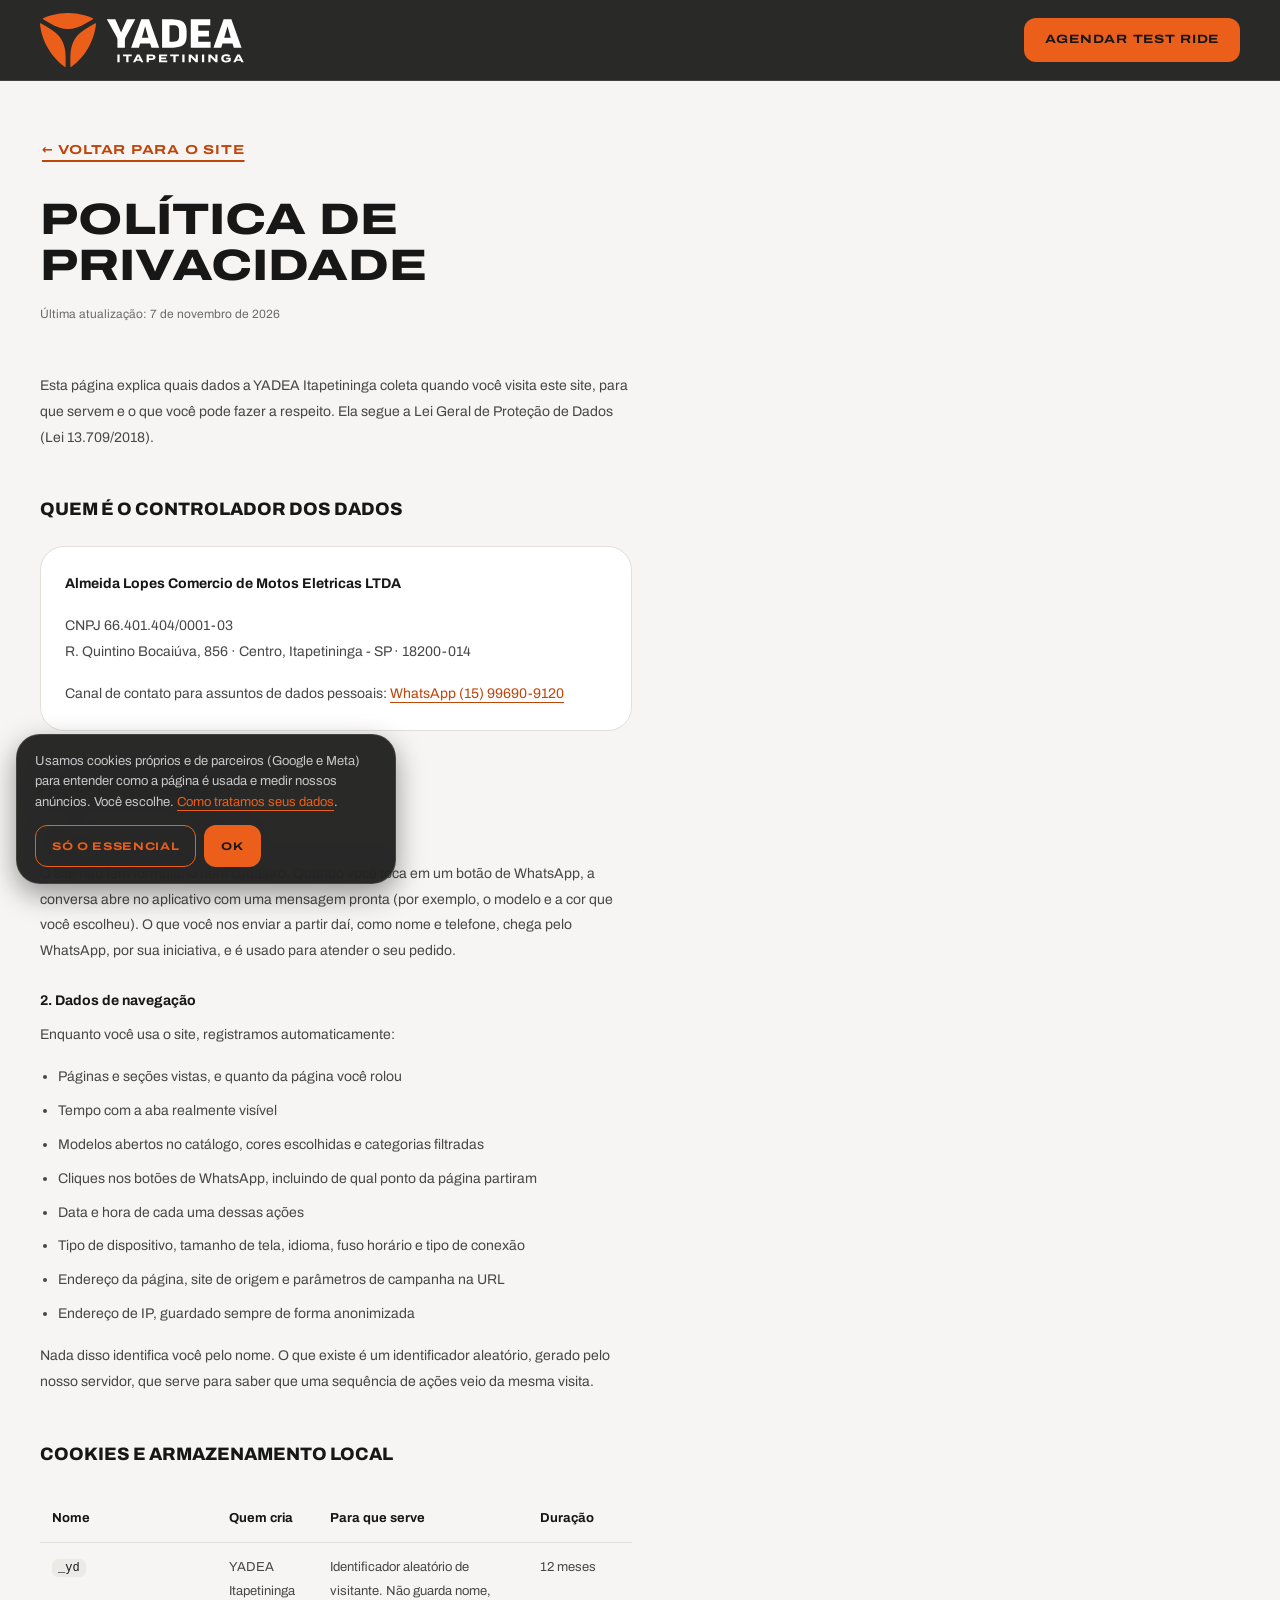
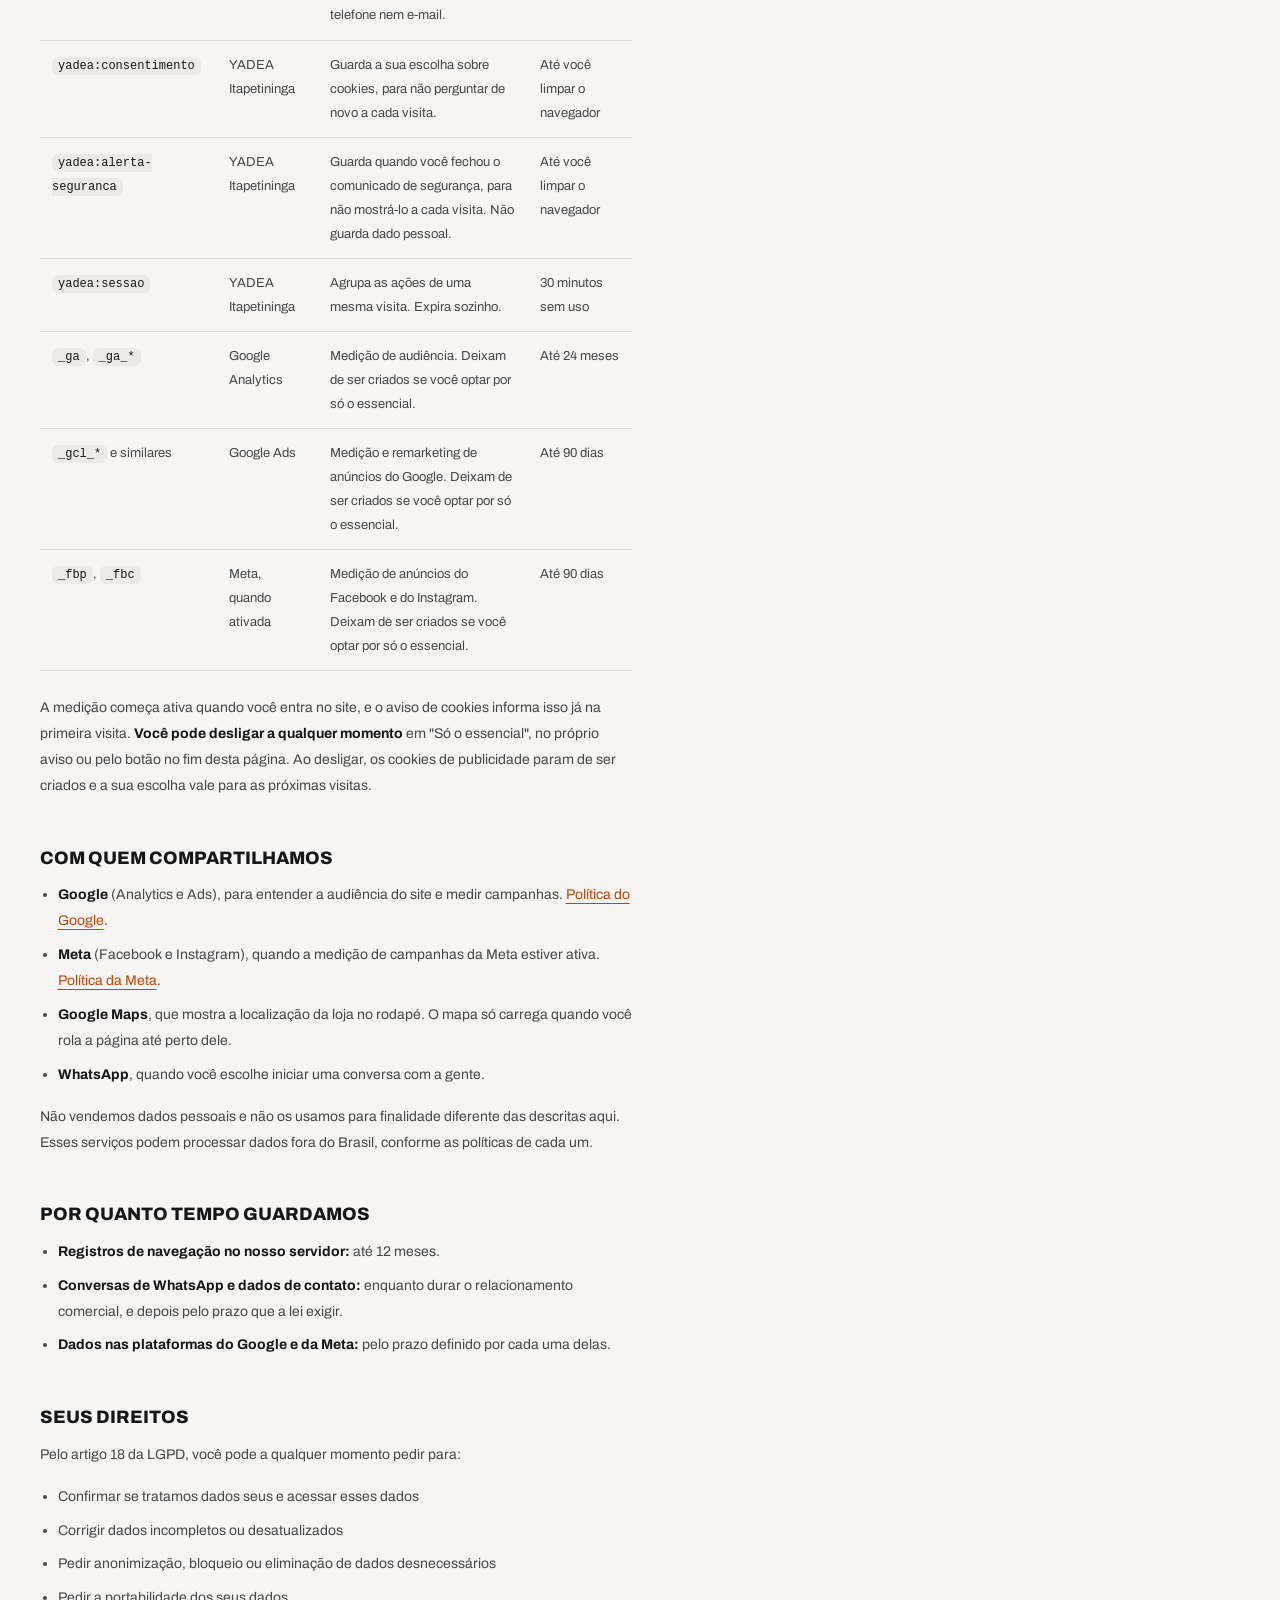
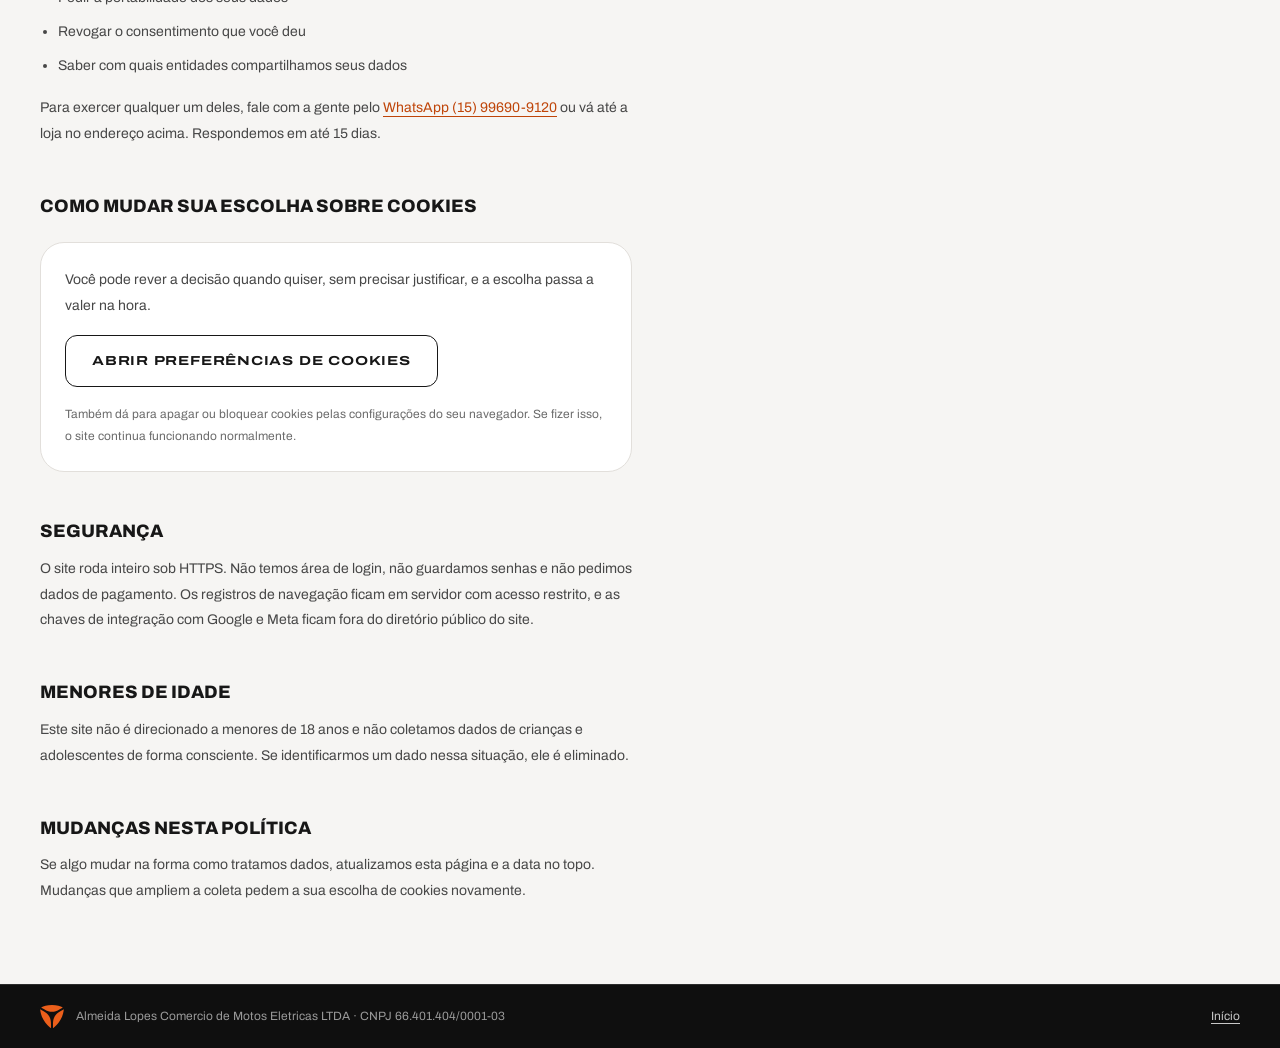
<file: privacidade.html>
<!DOCTYPE html>
<html lang="pt-BR" data-ga4="" data-aw="" data-meta-pixel="" data-sem-servidor="1">
<head>
<meta charset="utf-8">
<meta name="viewport" content="width=device-width, initial-scale=1">
<title>Política de Privacidade · YADEA Itapetininga</title>
<meta name="description" content="Como a YADEA Itapetininga coleta, usa e protege os dados de quem visita o site. Cookies, medição de anúncios e seus direitos pela LGPD.">
<meta name="theme-color" content="#171717">
<meta name="robots" content="noindex, nofollow">
<link rel="canonical" href="https://yadeaitapetininga.com.br/privacidade.html">

<link rel="icon" href="favicon.ico" sizes="48x48">
<link rel="icon" href="assets/img/brand/icone-app-laranja.svg" type="image/svg+xml">
<link rel="apple-touch-icon" href="assets/img/brand/apple-touch-icon.png">
<link rel="preload" href="assets/fonts/archivo-latin-var.woff2" as="font" type="font/woff2" crossorigin>
<link rel="stylesheet" href="assets/css/yadea.css?v=1.0.13">

<script src="assets/js/consent.js?v=1.0.13"></script>

<script>
  (function () {
    var d = document.documentElement.dataset;
    var ids = [d.ga4, d.aw].filter(Boolean);
    if (!ids.length) return;
    var s = document.createElement('script');
    s.async = true;
    s.src = 'https://www.googletagmanager.com/gtag/js?id=' + ids[0];
    document.head.appendChild(s);
    gtag('js', new Date());
    ids.forEach(function (id) { gtag('config', id); });
  })();
</script>

<style>
  .legal { padding: calc(var(--yd-header) + var(--sp-12)) 0 var(--sp-16); }
  .legal__cabeca { display: grid; gap: var(--sp-4); max-width: 62ch; margin-bottom: var(--sp-12); }
  .legal__cabeca h1 { font-size: clamp(28px, 3.6vw, 44px); }
  .legal__data { margin: 0; color: var(--yd-stone); font-size: 12px; }
  .legal__corpo { max-width: 74ch; color: var(--yd-slate); font-size: 14px; line-height: 1.85; }
  .legal__corpo h2 { margin: var(--sp-12) 0 var(--sp-3); color: var(--yd-ink); font-size: 18px; font-weight: 800; line-height: 1.3; text-transform: uppercase; }
  .legal__corpo h3 { margin: var(--sp-6) 0 var(--sp-2); color: var(--yd-ink); font-size: 14px; font-weight: 700; }
  .legal__corpo p, .legal__corpo ul { margin: 0 0 var(--sp-4); }
  .legal__corpo ul { padding-left: 1.25em; }
  .legal__corpo li { margin-bottom: var(--sp-2); }
  .legal__corpo strong { color: var(--yd-ink); }
  .legal__corpo code { padding: 2px 6px; border-radius: 6px; background: var(--yd-mist); color: var(--yd-ink); font-family: ui-monospace, SFMono-Regular, Menlo, monospace; font-size: 12px; }
  .legal__quadro { margin: var(--sp-6) 0; padding: var(--sp-6); border: 1px solid var(--yd-line); border-radius: var(--r-lg); background: var(--yd-white); }
  .legal__quadro p:last-child { margin-bottom: 0; }
  .legal__rolagem { overflow-x: auto; }
  .legal__tabela { width: 100%; min-width: 560px; margin: var(--sp-4) 0 var(--sp-6); border-collapse: collapse; font-size: 13px; }
  .legal__tabela th, .legal__tabela td { padding: var(--sp-3); border-bottom: 1px solid var(--yd-line); text-align: left; vertical-align: top; }
  .legal__tabela th { color: var(--yd-ink); font-weight: 700; }
  .legal__voltar { margin-bottom: var(--sp-6); }
</style>
</head>
<body class="s-clara">

<a class="u-skip" href="#conteudo">Pular para o conteúdo</a>

<header class="header is-fixo" id="header" style="position:fixed;left:0;right:0">
  <div class="u-container header__barra">
    <a class="header__logo" href="./" aria-label="YADEA Itapetininga, ir para o início">
      <img src="assets/img/brand/logo-itapetininga-negativo.svg" alt="YADEA Itapetininga" width="204" height="54">
    </a>
    <div class="header__acoes" style="margin-left:auto">
      <a class="btn btn--primario" data-whats="testRideGeral" data-origem="privacidade_testride" href="#">Agendar test ride</a>
    </div>
  </div>
</header>

<main id="conteudo" class="legal">
  <div class="u-container">
    <a class="btn btn--link legal__voltar" href="./">← Voltar para o site</a>

    <div class="legal__cabeca">
      <h1 class="t-h2">Política de Privacidade</h1>
      <p class="legal__data">Última atualização: 7 de novembro de 2026</p>
    </div>

    <div class="legal__corpo">
      <p>
        Esta página explica quais dados a <span data-config="marca.nomeLoja"></span> coleta
        quando você visita este site, para que servem e o que você pode fazer a respeito.
        Ela segue a Lei Geral de Proteção de Dados (Lei 13.709/2018).
      </p>

      <h2>Quem é o controlador dos dados</h2>
      <div class="legal__quadro">
        <p><strong data-config="marca.razaoSocial"></strong></p>
        <p>CNPJ <span data-config="marca.cnpj"></span><br><span data-config="endereco.completo"></span></p>
        <p>Canal de contato para assuntos de dados pessoais:
          <a data-whats="geral" href="#">WhatsApp <span data-config="whatsapp.numero"></span></a></p>
      </div>

      <h2>O que coletamos</h2>

      <h3>1. Dados que você nos entrega</h3>
      <p>
        O site não tem formulário nem cadastro. Quando você toca em um botão de WhatsApp, a
        conversa abre no aplicativo com uma mensagem pronta (por exemplo, o modelo e a cor
        que você escolheu). O que você nos enviar a partir daí, como nome e telefone, chega
        pelo WhatsApp, por sua iniciativa, e é usado para atender o seu pedido.
      </p>

      <h3>2. Dados de navegação</h3>
      <p>Enquanto você usa o site, registramos automaticamente:</p>
      <ul>
        <li>Páginas e seções vistas, e quanto da página você rolou</li>
        <li>Tempo com a aba realmente visível</li>
        <li>Modelos abertos no catálogo, cores escolhidas e categorias filtradas</li>
        <li>Cliques nos botões de WhatsApp, incluindo de qual ponto da página partiram</li>
        <li>Data e hora de cada uma dessas ações</li>
        <li>Tipo de dispositivo, tamanho de tela, idioma, fuso horário e tipo de conexão</li>
        <li>Endereço da página, site de origem e parâmetros de campanha na URL</li>
        <li>Endereço de IP, guardado sempre de forma anonimizada</li>
      </ul>
      <p>
        Nada disso identifica você pelo nome. O que existe é um identificador aleatório,
        gerado pelo nosso servidor, que serve para saber que uma sequência de ações veio da
        mesma visita.
      </p>

      <h2>Cookies e armazenamento local</h2>
      <div class="legal__rolagem">
        <table class="legal__tabela">
          <thead>
            <tr><th>Nome</th><th>Quem cria</th><th>Para que serve</th><th>Duração</th></tr>
          </thead>
          <tbody>
            <tr><td><code>_yd</code></td><td>YADEA Itapetininga</td><td>Identificador aleatório de visitante. Não guarda nome, telefone nem e-mail.</td><td>12 meses</td></tr>
            <tr><td><code>yadea:consentimento</code></td><td>YADEA Itapetininga</td><td>Guarda a sua escolha sobre cookies, para não perguntar de novo a cada visita.</td><td>Até você limpar o navegador</td></tr>
            <tr><td><code>yadea:alerta-seguranca</code></td><td>YADEA Itapetininga</td><td>Guarda quando você fechou o comunicado de segurança, para não mostrá-lo a cada visita. Não guarda dado pessoal.</td><td>Até você limpar o navegador</td></tr>
            <tr><td><code>yadea:sessao</code></td><td>YADEA Itapetininga</td><td>Agrupa as ações de uma mesma visita. Expira sozinho.</td><td>30 minutos sem uso</td></tr>
            <tr><td><code>_ga</code>, <code>_ga_*</code></td><td>Google Analytics</td><td>Medição de audiência. Deixam de ser criados se você optar por só o essencial.</td><td>Até 24 meses</td></tr>
            <tr><td><code>_gcl_*</code> e similares</td><td>Google Ads</td><td>Medição e remarketing de anúncios do Google. Deixam de ser criados se você optar por só o essencial.</td><td>Até 90 dias</td></tr>
            <tr><td><code>_fbp</code>, <code>_fbc</code></td><td>Meta, quando ativada</td><td>Medição de anúncios do Facebook e do Instagram. Deixam de ser criados se você optar por só o essencial.</td><td>Até 90 dias</td></tr>
          </tbody>
        </table>
      </div>
      <p>
        A medição começa ativa quando você entra no site, e o aviso de cookies informa isso
        já na primeira visita. <strong>Você pode desligar a qualquer momento</strong> em
        "Só o essencial", no próprio aviso ou pelo botão no fim desta página. Ao desligar,
        os cookies de publicidade param de ser criados e a sua escolha vale para as
        próximas visitas.
      </p>

      <h2>Com quem compartilhamos</h2>
      <ul>
        <li><strong>Google</strong> (Analytics e Ads), para entender a audiência do site e medir campanhas.
          <a href="https://policies.google.com/privacy" target="_blank" rel="noopener">Política do Google</a>.</li>
        <li><strong>Meta</strong> (Facebook e Instagram), quando a medição de campanhas da Meta estiver ativa.
          <a href="https://www.facebook.com/privacy/policy" target="_blank" rel="noopener">Política da Meta</a>.</li>
        <li><strong>Google Maps</strong>, que mostra a localização da loja no rodapé. O mapa só carrega quando você rola a página até perto dele.</li>
        <li><strong>WhatsApp</strong>, quando você escolhe iniciar uma conversa com a gente.</li>
      </ul>
      <p>
        Não vendemos dados pessoais e não os usamos para finalidade diferente das descritas
        aqui. Esses serviços podem processar dados fora do Brasil, conforme as políticas de
        cada um.
      </p>

      <h2>Por quanto tempo guardamos</h2>
      <ul>
        <li><strong>Registros de navegação no nosso servidor:</strong> até 12 meses.</li>
        <li><strong>Conversas de WhatsApp e dados de contato:</strong> enquanto durar o relacionamento comercial, e depois pelo prazo que a lei exigir.</li>
        <li><strong>Dados nas plataformas do Google e da Meta:</strong> pelo prazo definido por cada uma delas.</li>
      </ul>

      <h2>Seus direitos</h2>
      <p>Pelo artigo 18 da LGPD, você pode a qualquer momento pedir para:</p>
      <ul>
        <li>Confirmar se tratamos dados seus e acessar esses dados</li>
        <li>Corrigir dados incompletos ou desatualizados</li>
        <li>Pedir anonimização, bloqueio ou eliminação de dados desnecessários</li>
        <li>Pedir a portabilidade dos seus dados</li>
        <li>Revogar o consentimento que você deu</li>
        <li>Saber com quais entidades compartilhamos seus dados</li>
      </ul>
      <p>
        Para exercer qualquer um deles, fale com a gente pelo
        <a data-whats="geral" href="#">WhatsApp <span data-config="whatsapp.numero"></span></a>
        ou vá até a loja no endereço acima. Respondemos em até 15 dias.
      </p>

      <h2>Como mudar sua escolha sobre cookies</h2>
      <div class="legal__quadro">
        <p>Você pode rever a decisão quando quiser, sem precisar justificar, e a escolha passa a valer na hora.</p>
        <p><button class="btn btn--contorno" type="button" id="rever-cookies">Abrir preferências de cookies</button></p>
        <p style="font-size:12px;color:var(--yd-stone)">Também dá para apagar ou bloquear cookies pelas configurações do seu navegador. Se fizer isso, o site continua funcionando normalmente.</p>
      </div>

      <h2>Segurança</h2>
      <p>
        O site roda inteiro sob HTTPS. Não temos área de login, não guardamos senhas e não
        pedimos dados de pagamento. Os registros de navegação ficam em servidor com acesso
        restrito, e as chaves de integração com Google e Meta ficam fora do diretório público
        do site.
      </p>

      <h2>Menores de idade</h2>
      <p>
        Este site não é direcionado a menores de 18 anos e não coletamos dados de crianças e
        adolescentes de forma consciente. Se identificarmos um dado nessa situação, ele é eliminado.
      </p>

      <h2>Mudanças nesta política</h2>
      <p>
        Se algo mudar na forma como tratamos dados, atualizamos esta página e a data no topo.
        Mudanças que ampliem a coleta pedem a sua escolha de cookies novamente.
      </p>
    </div>
  </div>
</main>

<footer class="rodape s-escura" style="padding-top:0">
  <div class="rodape__legal">
    <div class="u-container rodape__legal-linha">
      <span class="rodape__legal-marca">
        <img src="assets/img/brand/simbolo-laranja.svg" alt="" width="24" height="23">
        <span><span data-config="marca.razaoSocial"></span> · CNPJ <span data-config="marca.cnpj"></span></span>
      </span>
      <span class="rodape__legal-links">
        <a href="./">Início</a>
        <a data-config-href="redes.instagram" href="#" target="_blank" rel="noopener">Instagram</a>
      </span>
    </div>
  </div>
</footer>

<div class="consentimento" id="consentimento" role="dialog" aria-live="polite" aria-label="Preferências de cookies" hidden>
  <div class="consentimento__texto">
    <p>Usamos cookies próprios e de parceiros (Google e Meta) para entender como a página é usada e medir nossos anúncios. Você escolhe. <a href="privacidade.html">Como tratamos seus dados</a>.</p>
  </div>
  <div class="consentimento__acoes">
    <button class="btn btn--contorno-claro" type="button" data-consentimento="recusar">Só o essencial</button>
    <button class="btn btn--primario" type="button" data-consentimento="aceitar">Ok</button>
  </div>
</div>

<script src="assets/js/config.js?v=1.0.13"></script>
<script>
  (function () {
    var cfg = window.YADEA_CONFIG;
    var pegar = function (caminho) {
      return caminho.split('.').reduce(function (o, k) { return o == null ? o : o[k]; }, cfg);
    };
    document.querySelectorAll('[data-config]').forEach(function (el) {
      el.textContent = pegar(el.dataset.config) || '';
    });
    document.querySelectorAll('[data-config-href]').forEach(function (el) {
      var url = pegar(el.dataset.configHref);
      if (url) el.href = url; else el.remove();
    });
    document.querySelectorAll('[data-whats]').forEach(function (el) {
      var texto = cfg.mensagens[el.dataset.whats] || cfg.mensagens.geral;
      var prefixo = cfg.prefixoMensagem;
      if (prefixo && texto.toLowerCase().indexOf(prefixo.toLowerCase()) !== 0) texto = prefixo + '. ' + texto;
      el.href = 'https://api.whatsapp.com/send?phone=' + cfg.whatsapp.e164 + '&text=' + encodeURIComponent(texto);
      el.target = '_blank';
      el.rel = 'noopener';
    });
    document.getElementById('rever-cookies').addEventListener('click', function () {
      if (window.YADEA_CONSENTIMENTO) window.YADEA_CONSENTIMENTO.reabrir();
    });
  })();
</script>
</body>
</html>
</file>
<file: assets/css/yadea.css>
/* ==========================================================================
   YADEA · sistema de design
   Tokens e componentes do "YADEA Campinas — Styleguide v1.0" (o mesmo de
   todas as unidades) (tokens.css é a
   fonte), sobre a estrutura do framework estático KOM/Urbana/Green.
   Tese visual: tecnologia nº 1 do mundo, atendimento do bairro. Grafite e
   papel, UMA cor de ação (o laranja do símbolo), Archivo expandida ecoando
   as letras largas do logotipo. O produto é o herói de cada tela.
   Ordem: tokens · base · tipografia · layout · componentes · seções ·
   overlays · motion
   ========================================================================== */

/* Archivo variável (latin), do próprio domínio. `swap`: o texto aparece na
   hora; com o preload do <head>, a fonte quase sempre chega antes. */
@font-face {
  font-family: "Archivo";
  src: url("../fonts/archivo-latin-var.woff2") format("woff2");
  font-weight: 400 800;
  font-stretch: 100% 125%;
  font-style: normal;
  font-display: swap;
}

/* Fallback com as medidas da Archivo, para a troca de fonte não mexer no
   layout (CLS). Medido (06/11/2026): na largura 100 a Archivo tem ~100% da
   largura da Arial; na 125 (títulos), ~127%. Uma face por largura: o
   navegador escolhe pela font-stretch do elemento. Sem descritor de peso, o
   negrito é sintetizado da Arial regular — no Windows, peso 800 viraria a
   Arial Black, bem mais larga. Roboto cobre o Android, que não tem Arial. */
@font-face {
  font-family: "Archivo Fallback";
  src: local("Arial"), local("Helvetica Neue"), local("Helvetica"), local("Roboto");
  font-stretch: 100%;
  size-adjust: 100%;
}
@font-face {
  font-family: "Archivo Fallback";
  src: local("Arial"), local("Helvetica Neue"), local("Helvetica"), local("Roboto");
  font-stretch: 125%;
  size-adjust: 127%;
}

:root {
  /* Cores — marca (tokens.css do styleguide, sem alteração) */
  --yd-orange-500: #EB5F1B;  /* ação, símbolo, números */
  --yd-orange-700: #BF4509;  /* laranja como texto sobre claro (5.2:1) */
  --yd-orange-400: #F47B3F;  /* hover do botão primário */
  --yd-orange-100: #FDEADF;  /* fundos de badge, blocos suaves */
  --yd-ink: #171717;
  --yd-ink-800: #222222;
  --yd-ink-700: #333333;
  --yd-black: #000000;
  /* Neutros e sistema */
  --yd-paper: #F6F5F3;
  --yd-mist: #ECEAE7;
  --yd-line: #E2DFDB;
  --yd-stone: #6B6B6B;
  --yd-slate: #474747;
  --yd-white: #FFFFFF;
  --yd-whatsapp: #25D366;
  --yd-star: #F5B301;
  --yd-danger: #D23C3C;
  /* Texto sobre superfícies escuras */
  --yd-on-dark: #FFFFFF;
  --yd-on-dark-2: #C8C8C8;
  --yd-on-dark-3: #9A9A9A;
  /* Derivados (bordas sobre escuro, vidro) */
  --yd-line-dark: rgba(255, 255, 255, .12);
  --yd-ink-92: rgba(23, 23, 23, .92);
  --yd-danger-claro: #F08080; /* danger sobre grafite, 6.2:1 */

  /* Tipografia — Archivo (eixos wdth 100–125, wght 400–800) */
  --yd-font: "Archivo", "Archivo Fallback", system-ui, -apple-system, "Segoe UI", sans-serif;
  --yd-wide: 125%;
  --yd-normal: 100%;
  --fs-display: clamp(2.25rem, 1.1rem + 4vw, 5rem);
  --fs-h1: clamp(1.75rem, 1.2rem + 2.4vw, 3.5rem);
  --fs-h2: clamp(1.375rem, 1.05rem + 1.6vw, 2.5rem);
  --fs-h3: clamp(1.25rem, 1rem + .8vw, 1.75rem);
  --fs-h4: clamp(1.0625rem, .9rem + .4vw, 1.25rem);
  --fs-body-l: 1.125rem;
  --fs-body: 1rem;
  --fs-small: .8125rem;
  --fs-eyebrow: .75rem;

  /* Espaçamento (base 4) */
  --sp-1: 4px; --sp-2: 8px; --sp-3: 12px; --sp-4: 16px; --sp-6: 24px; --sp-8: 32px;
  --sp-12: 48px; --sp-16: 64px; --sp-24: 96px; --sp-32: 128px;
  --section-y: clamp(64px, 8vw, 128px);
  --container: 1280px;
  --gutter: clamp(20px, 4vw, 40px);

  /* Raios — família do ícone de app */
  --r-sm: 8px; --r-md: 12px; --r-lg: 24px; --r-xl: 32px; --r-icon: 26%; --r-pill: 999px;

  /* Sombras */
  --sh-sm: 0 1px 2px rgba(23, 23, 23, .06), 0 2px 8px rgba(23, 23, 23, .04);
  --sh-md: 0 8px 24px rgba(23, 23, 23, .08);
  --sh-lg: 0 24px 60px rgba(23, 23, 23, .14);
  --sh-glow: 0 10px 30px rgba(235, 95, 27, .35);

  /* Movimento */
  --ease: cubic-bezier(.2, .7, .2, 1);
  --dur-1: 150ms; --dur-2: 250ms; --dur-3: 320ms;

  /* Foco */
  --focus: 3px solid var(--yd-orange-500);
  --focus-offset: 3px;

  /* Layout */
  --yd-header: 80px;
}

@media (max-width: 860px) {
  :root { --yd-header: 64px; }
}
/* Abaixo de 360 px (iPhone SE 1ª geração e similares): uma palavra longa em
   caixa alta expandida ("AUTOPROPELIDOS") passava de 280 px úteis. */
@media (max-width: 359px) {
  :root { --fs-h2: 1.3125rem; --fs-h1: 1.5rem; --fs-h3: 1.125rem; }
}

/* Escala do celular: menos grito, mais respiro. Texto de apoio em 16 px,
   eyebrows menores e mais juntos (não quebram em duas linhas), cabeçalhos
   de seção com menos margem. */
@media (max-width: 560px) {
  :root { --fs-body-l: 1rem; --fs-eyebrow: .6875rem; }
  .eyebrow { letter-spacing: .12em; gap: 8px; }
  .eyebrow::before { width: 14px; }
  .cabecalho { gap: var(--sp-3); margin-bottom: var(--sp-8); }
  .t-lead { line-height: 1.6; }
}

/* ── base ──────────────────────────────────────────────────────────────── */

*, *::before, *::after { box-sizing: border-box; }

/* Componentes com display próprio venceriam o [hidden] do user-agent. */
[hidden] { display: none !important; }

html {
  scroll-behavior: smooth;
  scroll-padding-top: calc(var(--yd-header) + var(--sp-6));
  -webkit-text-size-adjust: 100%;
  background: var(--yd-ink);
}

/* Lenis ativo (desktop): o smooth nativo sai, senão os dois disputam. */
html.lenis, html.lenis body { height: auto; }
.lenis:not(.lenis-autoToggle).lenis-stopped { overflow: clip; }
.lenis [data-lenis-prevent] { overscroll-behavior: contain; }
html.lenis { scroll-behavior: auto !important; }

body {
  margin: 0;
  background: var(--yd-paper);
  color: var(--yd-ink);
  font-family: var(--yd-font);
  font-size: var(--fs-body);
  font-weight: 400;
  font-stretch: var(--yd-normal);
  line-height: 1.7;
  -webkit-font-smoothing: antialiased;
  text-rendering: optimizeLegibility;
  overflow-x: clip;
}
body.is-locked { overflow: hidden; }

img, svg, video { display: block; max-width: 100%; }
img, video { height: auto; }
button { font: inherit; color: inherit; cursor: pointer; }
strong, b { font-weight: 700; }

a { color: var(--yd-orange-700); text-underline-offset: 4px; text-decoration-thickness: 1px; }
a:hover { color: var(--yd-ink); }

::selection { background: var(--yd-orange-500); color: var(--yd-ink); }

/* Foco visível do styleguide: 3 px laranja, afastado 3 px. Laranja sobre
   branco dá 3.4:1 (passa o 3:1 de componente); sobre grafite, 5.3:1. */
:where(a, button, input, select, textarea, [tabindex]):focus-visible {
  outline: var(--focus);
  outline-offset: var(--focus-offset);
  border-radius: 6px;
}

.u-visually-hidden {
  position: absolute;
  width: 1px; height: 1px;
  margin: -1px; padding: 0;
  overflow: hidden;
  clip: rect(0 0 0 0);
  clip-path: inset(50%);
  white-space: nowrap;
}

.u-skip {
  position: absolute;
  left: var(--sp-4);
  top: -120px;
  z-index: 200;
  padding: var(--sp-3) var(--sp-6);
  border-radius: var(--r-md);
  background: var(--yd-orange-500);
  color: var(--yd-ink);
  font-weight: 700;
  font-size: var(--fs-small);
  text-decoration: none;
  transition: top var(--dur-2) var(--ease);
}
.u-skip:focus { top: var(--sp-4); }

/* ── tipografia ────────────────────────────────────────────────────────── */

/* Largura 125 em títulos, números, botões e eyebrows (ecoa o logotipo);
   largura 100 no texto corrido. A hierarquia vem de largura, peso e caixa. */
.t-display, .t-h1, .t-h2, .t-h3, .btn, .eyebrow { font-stretch: var(--yd-wide); }

.t-display, .t-h1, .t-h2, .t-h3, .t-h4 { margin: 0; color: inherit; text-wrap: balance; }
.t-display { font-size: var(--fs-display); font-weight: 800; line-height: .95; text-transform: uppercase; }
.t-h1 { font-size: var(--fs-h1); font-weight: 800; line-height: 1; text-transform: uppercase; }
.t-h2 { font-size: var(--fs-h2); font-weight: 800; line-height: 1.05; text-transform: uppercase; }
.t-h3 { font-size: var(--fs-h3); font-weight: 700; line-height: 1.15; text-transform: uppercase; }
.t-h4 { font-size: var(--fs-h4); font-weight: 700; line-height: 1.3; }

.t-lead {
  margin: 0;
  max-width: 62ch;
  font-size: var(--fs-body-l);
  line-height: 1.65;
  color: var(--yd-slate);
  text-wrap: pretty;
}
.t-body { margin: 0; max-width: 66ch; color: var(--yd-slate); text-wrap: pretty; }
.t-small { margin: 0; font-size: var(--fs-small); line-height: 1.6; color: var(--yd-stone); }

/* Laranja em título: só a partir de 24 px sobre claro (3.4:1); sobre
   grafite, qualquer tamanho (5.3:1). */
.t-laranja { color: var(--yd-orange-500); }

/* Eyebrow: Archivo expandida 700, 12 px, +0.16em, com o traço do símbolo. */
.eyebrow {
  display: inline-flex;
  align-items: center;
  gap: 10px;
  width: fit-content;
  margin: 0;
  color: var(--yd-orange-700);
  font-size: var(--fs-eyebrow);
  font-weight: 700;
  line-height: 1.4;
  letter-spacing: .16em;
  text-transform: uppercase;
}
.eyebrow::before {
  content: "";
  width: 18px;
  height: 2px;
  border-radius: 2px;
  background: var(--yd-orange-500);
  flex: none;
}
.eyebrow--escuro, .s-escura .eyebrow { color: var(--yd-orange-500); }

/* Superfícies: o fundo alterna grafite e claro para marcar o ritmo
   (styleguide, seção 09). */
.s-clara { background: var(--yd-paper); color: var(--yd-ink); }
.s-branca { background: var(--yd-white); color: var(--yd-ink); }
.s-escura { background: var(--yd-ink); color: var(--yd-on-dark); }
.s-escura .t-lead,
.s-escura .t-body { color: var(--yd-on-dark-2); }
.s-escura .t-small { color: var(--yd-on-dark-3); }
.s-escura a:not(.btn) { color: var(--yd-orange-500); }
.s-escura a:not(.btn):hover { color: var(--yd-orange-400); }

/* ── layout ────────────────────────────────────────────────────────────── */

.u-container {
  width: 100%;
  max-width: calc(var(--container) + var(--gutter) * 2);
  margin-inline: auto;
  padding-inline: var(--gutter);
}

.u-secao { padding-block: var(--section-y); }

.cabecalho {
  display: grid;
  gap: var(--sp-4);
  max-width: 760px;
  margin-bottom: var(--sp-12);
}
.cabecalho--centro { margin-inline: auto; text-align: center; justify-items: center; }
.cabecalho--centro .t-lead { margin-inline: auto; }

.u-acoes { display: flex; flex-wrap: wrap; align-items: center; gap: var(--sp-3); }

.link-seta {
  display: inline-flex;
  align-items: center;
  gap: 8px;
  font-weight: 700;
  text-decoration: none;
}
.link-seta svg { width: 16px; height: 16px; transition: transform var(--dur-2) var(--ease); }
.link-seta:hover svg { transform: translateX(3px); }

/* ── botões ────────────────────────────────────────────────────────────── */

/* Altura mínima 48 px; Archivo expandida 700, caixa alta, +0.06em; raio 12
   (styleguide, seção 06). No laranja o texto é GRAFITE (5.3:1): branco sobre
   laranja não passa no contraste em tamanho de botão. */
.btn {
  display: inline-flex;
  align-items: center;
  justify-content: center;
  gap: 10px;
  min-height: 52px;
  max-width: 100%;
  padding: 0 26px;
  border: 1.5px solid transparent;
  border-radius: var(--r-md);
  font-family: var(--yd-font);
  font-weight: 700;
  font-size: 13px;
  line-height: 1.1;
  letter-spacing: .06em;
  text-transform: uppercase;
  text-decoration: none;
  white-space: nowrap;
  cursor: pointer;
  transition: background var(--dur-1) var(--ease), color var(--dur-1) var(--ease),
              border-color var(--dur-1) var(--ease), box-shadow var(--dur-2) var(--ease),
              transform var(--dur-2) var(--ease);
}
.btn:active { transform: translateY(1px); }
.btn svg { width: 18px; height: 18px; flex: none; }
.btn .seta { transition: transform var(--dur-2) var(--ease); }
.btn:hover .seta { transform: translateX(3px); }

/* Estados: hover = clarear + elevar 2 px. */
.btn--primario { background: var(--yd-orange-500); color: var(--yd-ink); }
.btn--primario:hover { background: var(--yd-orange-400); color: var(--yd-ink); box-shadow: var(--sh-glow); transform: translateY(-2px); }

.btn--escuro { background: var(--yd-ink); color: var(--yd-white); }
.btn--escuro:hover { background: var(--yd-ink-700); color: var(--yd-white); transform: translateY(-2px); }

.btn--contorno { border-color: var(--yd-ink); color: var(--yd-ink); background: transparent; }
.btn--contorno:hover { background: var(--yd-ink); color: var(--yd-white); transform: translateY(-2px); }

/* Contorno laranja: ação secundária sobre escuro. */
.btn--contorno-claro { border-color: var(--yd-orange-500); color: var(--yd-orange-500); background: transparent; }
.btn--contorno-claro:hover { background: var(--yd-orange-500); color: var(--yd-ink); transform: translateY(-2px); }

.btn--whats { background: var(--yd-whatsapp); color: var(--yd-ink); }
.btn--whats:hover { background: #3EE07D; color: var(--yd-ink); transform: translateY(-2px); }

.btn--link {
  min-height: 44px;
  padding: 0 2px;
  border: 0;
  border-radius: 0;
  background: none;
  color: var(--yd-orange-700);
  text-decoration: underline;
  text-decoration-thickness: 2px;
  text-underline-offset: 6px;
}
.btn--link:hover { color: var(--yd-ink); }

.btn[aria-disabled="true"], .btn:disabled { opacity: .4; pointer-events: none; }

/* Telas estreitas: botão nenhum impõe largura mínima ao layout. */
@media (max-width: 379px) {
  .btn { white-space: normal; text-align: center; padding-inline: 18px; }
  /* O CTA do hero continua numa linha só: largura 112 e tracking menor
     ("QUERO CONHECER OS MODELOS" passava da borda a 320 e 360 px). */
  .hero .u-acoes > .btn.btn--primario { font-size: 11.5px; font-stretch: 112%; letter-spacing: .03em; padding-inline: 16px; }
}
@media (max-width: 359px) {
  .hero .u-acoes > .btn.btn--primario { white-space: normal; text-align: left; }
}

/* No celular os CTAs de seção ocupam a largura e o rótulo pode quebrar. */
@media (max-width: 560px) {
  .u-acoes > .btn,
  .depoimentos__cta .btn,
  .rodape__rota .btn { width: 100%; }
  .u-acoes > .btn { white-space: normal; text-align: center; padding-block: 12px; }
}

/* ── selos legais ──────────────────────────────────────────────────────── */

/* Substituem os SVGs cnh_0/1 e emplacamento_0/1: texto é acessível,
   indexável e não custa requisição. Laranja claro = liberdade; grafite com
   ponto âmbar = obrigação. */
.selos { display: flex; flex-wrap: wrap; gap: 6px; margin: 0; padding: 0; list-style: none; }
.selo {
  display: inline-flex;
  align-items: center;
  gap: 6px;
  padding: 5px 10px;
  border-radius: var(--r-pill);
  font-size: 10px;
  font-weight: 700;
  font-stretch: var(--yd-wide);
  line-height: 1.2;
  letter-spacing: .08em;
  text-transform: uppercase;
  white-space: nowrap;
}
.selo::before { content: ""; width: 6px; height: 6px; border-radius: 50%; flex: none; }
.selo--livre { background: var(--yd-orange-100); color: var(--yd-ink); }
.selo--livre::before { background: var(--yd-orange-500); }
.selo--exige { background: var(--yd-ink); color: var(--yd-white); }
.selo--exige::before { background: var(--yd-star); }

/* ── header ────────────────────────────────────────────────────────────── */

/* Fixo, largura toda, sem raio. Nasce transparente sobre o vídeo do hero
   (que sobe por baixo dele) e, depois de 24 px, vira grafite 92% com vidro. */
.header {
  position: sticky;
  top: 0;
  z-index: 95;
  color: var(--yd-white);
  background: linear-gradient(180deg, rgba(23, 23, 23, .6), rgba(23, 23, 23, 0));
  border-bottom: 1px solid transparent;
  transition: background var(--dur-2) var(--ease), border-color var(--dur-2) var(--ease);
}
.header.is-fixo,
body.menu-aberto .header {
  background: var(--yd-ink-92);
  -webkit-backdrop-filter: blur(12px) saturate(140%);
  backdrop-filter: blur(12px) saturate(140%);
  border-bottom-color: var(--yd-line-dark);
}

.header__barra { height: var(--yd-header); display: flex; align-items: center; gap: var(--sp-6); }

/* Assinatura: no styleguide, 184 px no desktop e 150 no celular (abaixo
   disso a linha da cidade fica ilegível — seção 02). A de Itapetininga (609×161,
   quase igual à de Sorocaba, 605×161) é ~10% mais larga que a de Campinas:
   204/166 px mantêm o símbolo e o YADEA do tamanho do styleguide. */
.header__logo { display: flex; align-items: center; flex: none; }
.header__logo img { width: 204px; height: auto; }
@media (max-width: 860px) { .header__logo img { width: 166px; } }

.header__nav { display: flex; align-items: center; gap: clamp(18px, 2.2vw, 34px); margin-inline: auto; }
.header__link {
  position: relative;
  padding: 10px 0;
  color: var(--yd-white);
  font-size: 14px;
  font-weight: 500;
  text-decoration: none;
  white-space: nowrap;
  transition: color var(--dur-1) var(--ease);
}
.header__link::after {
  content: "";
  position: absolute;
  left: 0; right: 0; bottom: 4px;
  height: 2px;
  border-radius: 2px;
  background: var(--yd-orange-500);
  transform: scaleX(0);
  transform-origin: left;
  transition: transform var(--dur-2) var(--ease);
}
.header__link:hover { color: var(--yd-white); }
.header__link[aria-current="true"] { color: var(--yd-white); font-weight: 700; }
.header__link[aria-current="true"]::after,
.header__link:hover::after { transform: none; }

.header__acoes { display: flex; align-items: center; gap: var(--sp-3); flex: none; }
.header__acoes .btn { min-height: 44px; padding: 0 20px; font-size: 12px; }

.redes { display: flex; align-items: center; gap: 4px; margin: 0; padding: 0; list-style: none; }
.redes a {
  display: grid;
  place-items: center;
  width: 40px; height: 40px;
  border-radius: var(--r-md);
  color: var(--yd-white);
  transition: color var(--dur-1), background var(--dur-1);
}
.redes a:hover { color: var(--yd-orange-500); background: rgba(255, 255, 255, .06); }
.redes svg { width: 20px; height: 20px; }

.header__toggle {
  display: none;
  align-items: center;
  gap: var(--sp-2);
  min-height: 44px;
  padding: 0 16px 0 14px;
  border: 1.5px solid rgba(255, 255, 255, .28);
  border-radius: var(--r-md);
  background: rgba(23, 23, 23, .35);
  color: var(--yd-white);
  font-size: 12px;
  font-weight: 700;
  font-stretch: var(--yd-wide);
  letter-spacing: .12em;
  text-transform: uppercase;
}
.header__toggle-icone { position: relative; width: 18px; height: 12px; flex: none; }
.header__toggle-icone span {
  position: absolute;
  left: 0;
  width: 100%;
  height: 2px;
  border-radius: 2px;
  background: currentColor;
  transition: transform var(--dur-2) var(--ease), opacity var(--dur-1);
}
.header__toggle-icone span:nth-child(1) { top: 0; }
.header__toggle-icone span:nth-child(2) { top: 5px; }
.header__toggle-icone span:nth-child(3) { top: 10px; }
.header__toggle[aria-expanded="true"] { border-color: var(--yd-orange-500); color: var(--yd-orange-500); }
.header__toggle[aria-expanded="true"] .header__toggle-icone span:nth-child(1) { transform: translateY(5px) rotate(45deg); }
.header__toggle[aria-expanded="true"] .header__toggle-icone span:nth-child(2) { opacity: 0; }
.header__toggle[aria-expanded="true"] .header__toggle-icone span:nth-child(3) { transform: translateY(-5px) rotate(-45deg); }
.header__toggle-rotulo { display: block; height: 14px; overflow: hidden; }
.header__toggle-rotulo span { display: block; height: 14px; line-height: 14px; transition: transform var(--dur-2) var(--ease); }
.header__toggle[aria-expanded="true"] .header__toggle-rotulo span { transform: translateY(-14px); }

@media (max-width: 1180px) {
  .header__nav { display: none; }
  .header__toggle { display: inline-flex; }
  .header__acoes { margin-left: auto; }
}
@media (max-width: 600px) {
  .header__acoes .btn--desktop { display: none; }
}
/* 320–379 px: logo no mínimo do styleguide (150) + botão com rótulo + vãos
   passavam da tela, e o navegador alargava a página inteira. Fica o ícone
   (o rótulo continua para o leitor de tela no .u-visually-hidden). */
@media (max-width: 379px) {
  .header__barra { gap: var(--sp-3); }
  .header__toggle { width: 48px; padding: 0; justify-content: center; }
  .header__toggle-rotulo { display: none; }
}

/* ── menu mobile (gaveta com cortinas) ─────────────────────────────────── */

.menu {
  position: fixed;
  inset: 0;
  z-index: 90;
  pointer-events: none;
  visibility: hidden;
  background: rgba(23, 23, 23, 0);
  transition: background 300ms ease, visibility 0s linear 420ms;
}
.menu.is-aberto {
  pointer-events: auto;
  visibility: visible;
  background: rgba(23, 23, 23, .6);
  -webkit-backdrop-filter: blur(2px);
  backdrop-filter: blur(2px);
  transition-delay: 0s;
}
.menu__cortina, .menu__painel { width: min(440px, 88%); }

/* Entrando, a cortina laranja varre primeiro e o painel chega atrás; saindo,
   o painel some primeiro. */
.menu__cortina {
  position: absolute;
  top: 0; right: 0; bottom: 0;
  transform: translateX(100%);
  will-change: transform;
  transition: transform 320ms cubic-bezier(.4, 0, .2, 1);
}
.menu__cortina--1 { background: var(--yd-orange-500); transition-delay: 120ms; }
.menu__cortina--2 { background: var(--yd-ink-800); transition-delay: 70ms; }
.menu.is-aberto .menu__cortina { transition-duration: 460ms; transition-timing-function: cubic-bezier(.2, .8, .2, 1); }
.menu.is-aberto .menu__cortina--1 { transform: none; transition-delay: 0ms; }
.menu.is-aberto .menu__cortina--2 { transform: none; transition-delay: 55ms; }

.menu__painel {
  position: absolute;
  top: 0; right: 0;
  height: 100%;
  display: flex;
  flex-direction: column;
  gap: var(--sp-6);
  padding: calc(var(--yd-header) + var(--sp-8)) var(--sp-8) var(--sp-8);
  overflow-y: auto;
  background: var(--yd-ink);
  color: var(--yd-white);
  transform: translateX(100%);
  will-change: transform;
  transition: transform 300ms cubic-bezier(.4, 0, .2, 1);
}
.menu.is-aberto .menu__painel { transform: none; transition: transform 460ms cubic-bezier(.2, .8, .2, 1) 100ms; }

.menu__lista { display: grid; gap: var(--sp-2); margin: 0; padding: 0; list-style: none; }
.menu__item-wrap { overflow: hidden; padding-block: 2px; }
.menu__item {
  display: block;
  color: var(--yd-white);
  font-size: clamp(22px, 6vw, 28px);
  font-weight: 800;
  font-stretch: var(--yd-wide);
  line-height: 1.2;
  text-transform: uppercase;
  text-decoration: none;
  transform: translateY(140%);
  transition: color var(--dur-1), transform 200ms ease-in;
}
.menu.is-aberto .menu__item {
  transform: none;
  transition: color var(--dur-1), transform 520ms cubic-bezier(.2, .8, .2, 1) calc(170ms + var(--i, 0) * 55ms);
}
.menu__item:hover { color: var(--yd-orange-500); }
.menu__numero {
  margin-right: var(--sp-3);
  color: var(--yd-orange-500);
  font-size: 11px;
  font-weight: 700;
  letter-spacing: .16em;
  vertical-align: super;
}
.menu__rodape { display: grid; gap: var(--sp-4); margin-top: auto; }
.menu__contato { display: grid; gap: 4px; font-size: var(--fs-small); color: var(--yd-on-dark-2); }
.menu__contato strong { color: var(--yd-white); font-size: 18px; font-stretch: var(--yd-wide); }

/* ── hero ──────────────────────────────────────────────────────────────── */

.hero {
  position: relative;
  isolation: isolate;
  min-height: max(660px, 100svh);
  margin-top: calc(var(--yd-header) * -1);
  padding: calc(var(--yd-header) + var(--sp-12)) 0 var(--sp-8);
  display: grid;
  /* minmax(0, 1fr): sem isso a coluna cresce até o tamanho mínimo do
     conteúdo e vaza a 360 px. */
  grid-template-columns: minmax(0, 1fr);
  grid-template-rows: 1fr auto;
  align-items: center;
  overflow: hidden;
  background: var(--yd-ink);
  color: var(--yd-white);
}

.hero__midia { position: absolute; inset: 0; z-index: -2; transform-origin: 50% 30%; }
.hero__midia img,
.hero__midia video {
  /* Os dois ocupam a MESMA caixa, senão o vídeo empilha abaixo do pôster. */
  position: absolute;
  inset: 0;
  width: 100%;
  height: 100%;
  object-fit: cover;
  object-position: 60% 50%;
}
.hero__midia video { opacity: 0; transition: opacity 900ms var(--ease); }
.hero__midia video.is-pronto { opacity: 1; }

/* O véu reforça a esquerda, onde mora o título, e a base, onde mora a
   faixa de resumo. O vídeo tem 1024 px: o véu também esconde a maciez. */
.hero__scrim {
  position: absolute;
  inset: 0;
  z-index: -1;
  background:
    linear-gradient(90deg, rgba(23, 23, 23, .9) 0%, rgba(23, 23, 23, .66) 40%, rgba(23, 23, 23, .18) 78%),
    linear-gradient(180deg, rgba(23, 23, 23, .45) 0%, rgba(23, 23, 23, 0) 28%, rgba(23, 23, 23, .2) 60%, rgba(23, 23, 23, .95) 100%);
}

.hero__conteudo { position: relative; display: grid; grid-template-columns: minmax(0, 1fr); gap: var(--sp-6); max-width: 960px; }

/* Duas larguras de voz: "Líder global" em display 800 expandido; o resto da
   frase em h1 de peso 500. Em 800 a frase inteira virava sete linhas. */
.hero__titulo {
  margin: 0;
  font-size: var(--fs-h1);
  font-weight: 500;
  font-stretch: var(--yd-wide);
  line-height: 1.06;
  text-transform: uppercase;
  text-wrap: balance;
}
.hero__forte { display: inline-block; font-size: calc(var(--fs-display) * 1.02); font-weight: 800; line-height: .98; letter-spacing: -.01em; }
.hero__destaque { color: var(--yd-orange-500); font-weight: 800; }
/* Máscara de linha criada pelo motion.js. */
.hero__linha { display: block; overflow: hidden; padding-bottom: .06em; }
.hero__linha > span { display: block; }

/* Barra de "carga" sob o título: enche UMA vez, como uma bateria. */
.hero__carga,
.destaque__carga {
  display: block;
  width: 112px;
  height: 4px;
  border-radius: 4px;
  background: linear-gradient(90deg, var(--yd-orange-500), var(--yd-orange-400));
  transform-origin: left;
}

.hero__lead {
  margin: 0;
  max-width: 50ch;
  color: var(--yd-on-dark-2);
  font-size: clamp(16px, .9rem + .35vw, 19px);
  line-height: 1.6;
  text-wrap: pretty;
}

/* Faixa de resumo: só fatos que o próprio site afirma. */
.prova {
  position: relative;
  display: grid;
  grid-template-columns: repeat(3, minmax(0, 1fr));
  margin: var(--sp-16) 0 0;
  padding: 0;
  list-style: none;
  border: 1px solid var(--yd-line-dark);
  border-radius: var(--r-lg);
  background: rgba(23, 23, 23, .5);
  -webkit-backdrop-filter: blur(14px) saturate(140%);
  backdrop-filter: blur(14px) saturate(140%);
}
.prova__item { display: grid; gap: 4px; align-content: start; padding: 20px 26px; }
.prova__item + .prova__item { border-left: 1px solid var(--yd-line-dark); }
.prova__numero {
  display: flex;
  align-items: baseline;
  gap: 6px;
  color: var(--yd-orange-500);
  font-size: clamp(24px, 1rem + 1.1vw, 32px);
  font-weight: 800;
  font-stretch: var(--yd-wide);
  line-height: 1;
  font-variant-numeric: tabular-nums;
  white-space: nowrap;
}
.prova__numero small { font-size: .5em; font-weight: 700; color: var(--yd-white); letter-spacing: .02em; text-transform: uppercase; }
.prova__rotulo { margin: 0; color: var(--yd-on-dark-2); font-size: 13px; line-height: 1.45; }

@supports not ((backdrop-filter: blur(1px)) or (-webkit-backdrop-filter: blur(1px))) {
  .prova { background: rgba(23, 23, 23, .9); }
}

@media (max-width: 760px) {
  /* Ancorado no topo (não centralizado): centralizado, qualquer diferença de
     altura do título na troca de fonte re-centralizava o bloco inteiro
     (CLS 0,05 medido a 390 px). */
  /* padding-bottom = altura do botão flutuante + folga: a faixa de resumo
     não fica embaixo dele. */
  .hero { min-height: max(620px, 100svh); padding: calc(var(--yd-header) + var(--sp-8)) 0 88px; align-items: start; }
  .hero__midia img, .hero__midia video { object-position: 50% 50%; }
  .hero__scrim {
    background: linear-gradient(180deg, rgba(23, 23, 23, .78) 0%, rgba(23, 23, 23, .5) 38%, rgba(23, 23, 23, .7) 68%, rgba(23, 23, 23, .96) 100%);
  }
  /* Duas vozes: "LÍDER GLOBAL" grande, em caixa alta expandida, numa linha
     só (9vw cabe de 320 a 760 px); o resto vira subtítulo em texto corrido,
     largura normal, 16 px — lê-se como apoio, não como mais um grito. Antes
     eram 7 linhas em caixa alta expandida. */
  .hero__conteudo { gap: var(--sp-4); }
  /* Subtítulo em texto corrido, maiúsculas, 16 px (pedido do cliente,
     06/11/2026): sem as quebras à mão, cabe em 2 linhas de 360 px para cima.
     Sem JS, o <br> some aqui; com JS, o motion.js junta as linhas. */
  .hero__titulo {
    font-size: 1rem;
    font-weight: 600;
    font-stretch: var(--yd-normal);
    line-height: 1.45;
    letter-spacing: .02em;
    text-transform: uppercase;
    color: var(--yd-on-dark-2);
  }
  .hero__titulo br { display: none; }
  .hero__forte {
    display: block;
    margin-bottom: 8px;
    font-size: 9vw;
    font-stretch: var(--yd-wide);
    line-height: 1;
    text-transform: uppercase;
    color: var(--yd-white);
  }
  .hero__destaque { font-weight: 700; }
  .hero__carga { width: 72px; height: 3px; margin-top: 4px; }
  .hero__lead { max-width: 34ch; font-size: 15px; line-height: 1.55; }
  .hero__eyebrow .hero__local { display: none; }

  /* Uma ação principal; o test ride vira link secundário (mesmo destino). */
  .hero .u-acoes { flex-direction: column; align-items: stretch; gap: 4px; margin-top: var(--sp-2); }
  .hero .u-acoes > .btn { width: 100%; white-space: nowrap; font-size: 12.5px; letter-spacing: .05em; padding-inline: 16px; }
  .hero .u-acoes > .hero__secundario { min-height: 44px; border-color: transparent; background: none; }
  .hero .u-acoes > .btn--primario { justify-content: space-between; padding-inline: 20px; }
  .hero .u-acoes > .hero__secundario:hover { background: none; color: var(--yd-orange-400); transform: none; }

  /* Faixa de resumo em 3 colunas compactas (eram 3 linhas altas). */
  .prova { margin-top: var(--sp-8); border-radius: var(--r-md); }
  .prova__item { gap: 4px; padding: 12px 10px; }
  .prova__item + .prova__item { border-left: 1px solid var(--yd-line-dark); }
  .prova__numero { gap: 4px; font-size: 20px; }
  .prova__numero small { font-size: 9px; letter-spacing: .04em; }
  .prova__rotulo { font-size: 11px; line-height: 1.35; }
}

/* ── vitrine (papel) ───────────────────────────────────────────────────── */

/* Sem overflow:hidden aqui: mataria o `sticky` do filtro. */
.vitrine { position: relative; }
.vitrine .cabecalho { margin-bottom: var(--sp-8); }
.vitrine__instrucao { margin: 0; font-size: var(--fs-small); color: var(--yd-slate); }

.filtro-sentinela { height: 1px; margin-bottom: -1px; }

/* Pílulas com contagem (substituem os ícones-imagem do site atual). Soltas
   são uma fileira; grudadas embaixo do header viram barra de vidro. */
.filtro {
  position: sticky;
  top: calc(var(--yd-header) + var(--sp-2));
  z-index: 40;
  display: flex;
  flex-wrap: wrap;
  justify-content: center;
  gap: var(--sp-2);
  width: fit-content;
  max-width: calc(100% - var(--gutter) * 2);
  margin: 0 auto var(--sp-4);
  padding: 0;
  border: 1px solid transparent;
  border-radius: var(--r-pill);
  /* `padding` fora da transição: a compensação de altura do app.js é medida
     no instante em que gruda. */
  transition: background var(--dur-2) var(--ease), border-color var(--dur-2) var(--ease), box-shadow var(--dur-2) var(--ease);
}
.filtro.is-fixo {
  flex-wrap: nowrap;
  justify-content: flex-start;
  overflow-x: auto;
  overscroll-behavior-x: contain;
  scrollbar-width: none;
  padding: 5px;
  background: rgba(255, 255, 255, .88);
  -webkit-backdrop-filter: blur(16px) saturate(170%);
  backdrop-filter: blur(16px) saturate(170%);
  border-color: var(--yd-line);
  box-shadow: var(--sh-md);
}
.filtro.is-fixo::-webkit-scrollbar { display: none; }
.filtro.is-fixo .filtro__btn { flex: 0 0 auto; padding: 5px 14px 5px 5px; min-height: 40px; }

.filtro__btn {
  display: inline-flex;
  align-items: center;
  gap: 10px;
  min-height: 48px;
  padding: 8px 20px 8px 8px;
  border: 1.5px solid var(--yd-line);
  border-radius: var(--r-pill);
  background: var(--yd-white);
  color: var(--yd-ink);
  font-size: 12px;
  font-weight: 700;
  font-stretch: var(--yd-wide);
  letter-spacing: .06em;
  text-transform: uppercase;
  white-space: nowrap;
  transition: background var(--dur-2) var(--ease), border-color var(--dur-2) var(--ease), color var(--dur-2) var(--ease);
}
.filtro__btn:hover { border-color: var(--yd-ink); }
.filtro__btn[aria-pressed="true"] { background: var(--yd-ink); border-color: var(--yd-ink); color: var(--yd-white); }
.filtro__contagem {
  display: grid;
  place-items: center;
  min-width: 30px;
  height: 30px;
  padding: 0 6px;
  border-radius: var(--r-pill);
  background: var(--yd-paper);
  color: var(--yd-ink);
  font-size: 12px;
  font-variant-numeric: tabular-nums;
  transition: background var(--dur-2) var(--ease);
}
.filtro__btn[aria-pressed="true"] .filtro__contagem { background: var(--yd-orange-500); color: var(--yd-ink); }

@media (max-width: 560px) {
  .filtro { gap: 6px; }
  .filtro__btn { min-height: 44px; padding: 6px 14px 6px 6px; font-size: 10.5px; gap: 8px; }
  .filtro__contagem { min-width: 28px; height: 28px; font-size: 11px; }
  /* Grudada no celular, sem a contagem: as três abas cabem numa linha (com
     ela, "Autopropelido" ficava cortado). A contagem segue na barra solta. */
  .filtro.is-fixo { gap: 4px; }
  .filtro.is-fixo .filtro__btn { padding: 4px 12px; min-height: 40px; }
  .filtro.is-fixo .filtro__contagem { display: none; }
}

.filtro__nota {
  min-height: 3.4em;
  max-width: 70ch;
  margin: 0 auto var(--sp-6);
  color: var(--yd-slate);
  font-size: var(--fs-small);
  line-height: 1.7;
  text-align: center;
}

/* Grade em flex com base fixa: a última linha e as categorias com poucos
   modelos ficam centralizadas, com o mesmo tamanho de card. 1 a 3 colunas
   (styleguide, seção 07). */
.vitrine__grade {
  --colunas: 1;
  --vao: 20px;
  display: flex;
  flex-wrap: wrap;
  justify-content: center;
  gap: var(--vao);
  margin: 0;
  padding: 0;
  list-style: none;
}
.vitrine__grade > li { display: grid; flex: 0 0 calc((100% - (var(--colunas) - 1) * var(--vao)) / var(--colunas)); }
@media (max-width: 639.98px) { .vitrine__grade > li { flex-basis: 100%; max-width: 460px; } }
@media (min-width: 640px) { .vitrine__grade { --colunas: 2; } }
@media (min-width: 1000px) { .vitrine__grade { --colunas: 3; --vao: 24px; } }

.vitrine__vazio {
  max-width: 640px;
  margin: 0 auto var(--sp-6);
  padding: var(--sp-12) var(--sp-6);
  border: 1.5px dashed var(--yd-line);
  border-radius: var(--r-lg);
  text-align: center;
  color: var(--yd-slate);
}
.vitrine__legenda { margin-top: var(--sp-8); text-align: center; }

/* ── card de modelo (styleguide, seção 07) ─────────────────────────────── */

.card {
  position: relative;
  display: grid;
  grid-template-rows: auto 1fr;
  overflow: hidden;
  border: 1px solid var(--yd-line);
  border-radius: var(--r-lg);
  background: var(--yd-white);
  color: var(--yd-ink);
  box-shadow: var(--sh-sm);
  /* Contêiner de consulta: números e botões medem-se pela largura do CARD. */
  container-type: inline-size;
  transition: box-shadow var(--dur-2) var(--ease), transform var(--dur-2) var(--ease), border-color var(--dur-2);
  --brilho: 0;
  --angulo: 180deg;
}
.card:hover { box-shadow: var(--sh-lg); transform: translateY(-4px); border-color: transparent; }

/* Fio de luz laranja na borda, que segue o cursor (app.js alimenta as
   variáveis). Sutil: só aparece perto da borda. */
.card::after {
  content: "";
  position: absolute;
  inset: 0;
  z-index: 3;
  padding: 1.5px;
  border-radius: inherit;
  background: conic-gradient(from var(--angulo) at 50% 50%,
    var(--yd-orange-500) 0deg, var(--yd-orange-400) 30deg, transparent 80deg,
    transparent 280deg, var(--yd-orange-500) 360deg);
  -webkit-mask: linear-gradient(#000 0 0) content-box, linear-gradient(#000 0 0);
  -webkit-mask-composite: xor;
  mask: linear-gradient(#000 0 0) content-box exclude, linear-gradient(#000 0 0);
  opacity: calc(var(--brilho) * .8);
  transition: opacity var(--dur-2);
  pointer-events: none;
}

/* Palco na cor do modelo, esmaecendo até o branco (styleguide). Nada de
   texto sobre o palco: só os selos, que têm fundo próprio. */
.card__midia {
  --palco: var(--yd-mist);
  position: relative;
  background: linear-gradient(180deg, var(--palco) 0%, color-mix(in srgb, var(--palco) 55%, #fff) 52%, #fff 100%);
}
.card__foto {
  position: relative;
  display: grid;
  place-items: center;
  width: 100%;
  aspect-ratio: 736 / 616;
  grid-template: minmax(0, 1fr) / minmax(0, 1fr);
  min-height: 0;
  padding: 14% 6% 0;
  border: 0;
  background: none;
  appearance: none;
  cursor: zoom-in;
}
.card__foto img {
  width: 100%;
  height: 100%;
  object-fit: contain;
  object-position: 50% 100%;
  filter: drop-shadow(0 16px 14px rgba(23, 23, 23, .18));
  transition: transform 520ms var(--ease);
}
.card:hover .card__foto img { transform: scale(1.04) translateY(-3px); }
.card__selos { position: absolute; top: 14px; left: 14px; z-index: 2; }

/* Coluna com os botões no pé: nome, números e preço ficam na mesma altura
   nos cards da fileira, mesmo quando um preço tem menos linhas (Keeness sem
   parcela, GFX6 sem campanha). */
.card__corpo {
  display: flex;
  flex-direction: column;
  gap: 16px;
  padding: 18px clamp(16px, 7cqi, 24px) clamp(18px, 7cqi, 24px);
}
.card__cabeca { display: grid; gap: 6px; }
/* Tags em laranja 700 sobre branco (5.2:1), como eyebrow. */
.card__tags {
  margin: 0;
  overflow: hidden;
  white-space: nowrap;
  text-overflow: ellipsis;
  color: var(--yd-orange-700);
  font-size: clamp(10px, 3.4cqi, 11.5px);
  font-weight: 700;
  font-stretch: var(--yd-wide);
  line-height: 1.4;
  letter-spacing: .14em;
  text-transform: uppercase;
}
.card__nome {
  margin: 0;
  font-size: clamp(22px, 8.6cqi, 30px);
  font-weight: 800;
  font-stretch: var(--yd-wide);
  line-height: 1;
  text-transform: uppercase;
}

/* Três números num quadro com divisórias. Valor 800 expandido + unidade. */
.specs {
  display: grid;
  grid-auto-flow: column;
  grid-auto-columns: minmax(0, 1fr);
  margin: 0;
  border: 1px solid var(--yd-line);
  border-radius: var(--r-md);
}
.spec {
  display: flex;
  flex-direction: column-reverse;
  justify-content: flex-end;
  gap: 4px;
  min-width: 0;
  padding: 12px clamp(8px, 3.6cqi, 12px);
}
.spec + .spec { border-left: 1px solid var(--yd-line); }
.spec dt {
  color: var(--yd-stone);
  font-size: clamp(8.5px, 2.9cqi, 10px);
  line-height: 1.2;
  letter-spacing: .08em;
  text-transform: uppercase;
}
.spec dd { display: flex; align-items: baseline; gap: 3px; margin: 0; white-space: nowrap; }
.spec dd b { font-size: clamp(16px, 6.4cqi, 22px); font-weight: 800; font-stretch: var(--yd-wide); line-height: 1; font-variant-numeric: tabular-nums; }
.spec dd span { font-size: clamp(9px, 3cqi, 11px); font-weight: 700; }

.card__pendente { margin: 0; font-size: var(--fs-small); line-height: 1.5; color: var(--yd-slate); }
.card__pendente strong { display: block; color: var(--yd-ink); }

/* Preço (loja, 06/11/2026): rótulo → valor com o antigo riscado ao lado →
   parcela. O selo da campanha é grafite com ponto laranja no card branco e
   laranja com texto grafite no modal escuro (o par do botão primário). */
.preco { display: grid; gap: 3px; margin: 0; }
.preco__topo { display: flex; flex-wrap: wrap; align-items: center; gap: 4px 8px; }
.preco__rotulo { color: var(--yd-stone); font-size: 10px; font-weight: 700; letter-spacing: .14em; text-transform: uppercase; }
.preco__selo {
  display: inline-flex;
  align-items: center;
  gap: 6px;
  padding: 3px 9px 3px 8px;
  border-radius: var(--r-pill);
  background: var(--yd-ink);
  color: var(--yd-white);
  font-size: 9.5px;
  font-weight: 800;
  font-stretch: var(--yd-wide);
  line-height: 1.35;
  letter-spacing: .12em;
  text-transform: uppercase;
  white-space: nowrap;
}
.preco__selo::before { content: ""; width: 6px; height: 6px; border-radius: 50%; background: var(--yd-orange-500); }
.preco__linha { display: flex; flex-wrap: wrap; align-items: baseline; gap: 0 10px; }
.preco__valor { font-size: clamp(20px, 7.6cqi, 24px); font-weight: 800; font-stretch: var(--yd-wide); line-height: 1.15; font-variant-numeric: tabular-nums; white-space: nowrap; }
.preco__de { color: var(--yd-stone); font-size: 13px; font-weight: 600; font-variant-numeric: tabular-nums; white-space: nowrap; text-decoration-thickness: 1.5px; }
.preco__parcelas { color: var(--yd-slate); font-size: 12px; line-height: 1.4; }

/* Duas metades iguais, fonte e ícone medidos pela largura do CARD (cqi). */
.card__acoes { display: grid; grid-template-columns: repeat(2, minmax(0, 1fr)); gap: 8px; margin-top: auto; }
.btn--card {
  min-height: 48px;
  padding: 0 clamp(10px, 4.5cqi, 18px);
  gap: clamp(6px, 2cqi, 8px);
  font-size: clamp(10px, 3.6cqi, 12.5px);
  letter-spacing: .06em;
}
.btn--card svg { width: clamp(14px, 4.8cqi, 16px); height: clamp(14px, 4.8cqi, 16px); }

/* ── sobre (grafite, sobre o showroom da GFX6) ─────────────────────────── */

.sobre { position: relative; isolation: isolate; overflow: hidden; }
.sobre__fundo { position: absolute; inset: 0; z-index: -2; }
.sobre__fundo img { width: 100%; height: 100%; object-fit: cover; object-position: 30% 50%; }
/* A moto fica à esquerda da foto; o texto mora no espaço escuro da direita. */
.sobre::before {
  content: "";
  position: absolute;
  inset: 0;
  z-index: -1;
  background:
    linear-gradient(90deg, rgba(23, 23, 23, 0) 22%, rgba(23, 23, 23, .78) 52%, rgba(23, 23, 23, .94) 72%),
    linear-gradient(180deg, rgba(23, 23, 23, .35), rgba(23, 23, 23, 0) 30%, rgba(23, 23, 23, 0) 70%, rgba(23, 23, 23, .6));
}
.sobre__grade { display: grid; grid-template-columns: minmax(0, 1fr) minmax(0, 1fr); }
.sobre__texto { grid-column: 2; display: grid; gap: var(--sp-6); align-content: start; }
.sobre__titulo {
  margin: 0;
  font-size: var(--fs-h2);
  font-weight: 800;
  font-stretch: var(--yd-wide);
  line-height: 1.05;
  text-transform: uppercase;
  text-wrap: balance;
}
.sobre__lead { margin: 0; color: var(--yd-white); font-size: var(--fs-body-l); font-weight: 500; line-height: 1.55; max-width: 46ch; }
.sobre__loja { margin: 0; padding-top: var(--sp-6); border-top: 1px solid var(--yd-line-dark); color: var(--yd-on-dark-2); font-size: 15px; line-height: 1.7; }
.sobre__loja strong { color: var(--yd-white); }
.sobre__loja .link-seta { margin-top: var(--sp-3); display: flex; width: fit-content; }

/* Números da marca: o valor final mora no HTML (SEO e leitor de tela); a
   contagem anima de 0 ao valor uma vez (motion.js). */
.numeros {
  display: grid;
  grid-template-columns: repeat(3, minmax(0, 1fr));
  margin: var(--sp-2) 0 0;
  border-block: 1px solid var(--yd-line-dark);
}
.numeros__item { display: flex; flex-direction: column-reverse; gap: 6px; padding: 20px 16px 20px 0; }
.numeros__item + .numeros__item { padding-left: 20px; border-left: 1px solid var(--yd-line-dark); }
.numeros dt { color: var(--yd-on-dark-2); font-size: 13px; line-height: 1.35; }
.numeros dd {
  display: flex;
  align-items: baseline;
  margin: 0;
  color: var(--yd-orange-500);
  font-size: clamp(28px, 1.2rem + 1.6vw, 44px);
  font-weight: 800;
  font-stretch: var(--yd-wide);
  line-height: 1;
  font-variant-numeric: tabular-nums;
  white-space: nowrap;
}
.numeros dd small { font-size: .55em; font-weight: 700; }

@media (max-width: 860px) {
  .sobre { padding-top: 0; }
  .sobre__fundo { position: relative; inset: auto; height: min(110vw, 520px); }
  .sobre__fundo img { object-position: 50% 60%; }
  .sobre::before { background: linear-gradient(180deg, rgba(23, 23, 23, 0) 0, rgba(23, 23, 23, 0) min(70vw, 340px), var(--yd-ink) min(110vw, 520px)); }
  .sobre__grade { grid-template-columns: minmax(0, 1fr); margin-top: calc(min(110vw, 520px) * -.18); }
  .sobre__texto { grid-column: 1; }
}
@media (max-width: 480px) {
  .numeros__item { padding-right: 8px; }
  .numeros__item + .numeros__item { padding-left: 12px; }
  .numeros dt { font-size: 11.5px; }
}

/* ── por que YADEA (branca) ────────────────────────────────────────────── */

.porque__grade {
  display: grid;
  grid-template-columns: minmax(0, .82fr) minmax(0, 1.18fr);
  gap: clamp(40px, 6vw, 96px);
  align-items: start;
}
.porque__lado { display: grid; gap: var(--sp-8); }
.porque__lado .cabecalho { margin-bottom: 0; }
.porque__foto {
  margin: 0;
  overflow: hidden;
  border-radius: var(--r-xl);
  aspect-ratio: 900 / 970;
  background: var(--yd-mist);
}
.porque__foto img { width: 100%; height: 100%; object-fit: cover; }
@media (min-width: 1001px) {
  .porque__lado { position: sticky; top: calc(var(--yd-header) + var(--sp-8)); }
}

.porque__lista {
  display: grid;
  grid-template-columns: repeat(2, minmax(0, 1fr));
  gap: 0 var(--sp-8);
  margin: 0;
  padding: 0;
  list-style: none;
}
.porque__item {
  display: grid;
  grid-template-columns: 44px minmax(0, 1fr);
  gap: var(--sp-3);
  padding: 24px 0;
  border-top: 1px solid var(--yd-line);
}
.porque__n {
  color: var(--yd-orange-700);
  font-size: 13px;
  font-weight: 800;
  font-stretch: var(--yd-wide);
  line-height: 1.6;
  font-variant-numeric: tabular-nums;
}
.porque__item h3 {
  margin: 0 0 6px;
  font-size: 15px;
  font-weight: 800;
  font-stretch: var(--yd-wide);
  line-height: 1.35;
  text-transform: uppercase;
  letter-spacing: .02em;
}
.porque__item p { margin: 0; color: var(--yd-slate); font-size: 15px; line-height: 1.6; text-wrap: pretty; }

@media (max-width: 1000px) {
  .porque__grade { grid-template-columns: minmax(0, 1fr); }
  .porque__foto { aspect-ratio: 16 / 10; }
  .porque__foto img { object-position: 50% 35%; }
}
@media (max-width: 640px) {
  .porque__lista { grid-template-columns: minmax(0, 1fr); }
  .porque__item { padding: 18px 0; }
}

/* ── destaque Keeness (grafite): o momento marcante ───────────────────── */

.destaque { position: relative; background: var(--yd-ink); color: var(--yd-white); }
.destaque__palco {
  position: relative;
  isolation: isolate;
  display: grid;
  grid-template-columns: minmax(0, 1fr);
  align-items: center;
  min-height: max(640px, 100svh);
  padding-block: calc(var(--yd-header) + var(--sp-8)) var(--sp-16);
  overflow: hidden;
}
.destaque__fundo { position: absolute; inset: 0; z-index: -2; }
.destaque__fundo img { width: 100%; height: 100%; object-fit: cover; object-position: 70% 50%; transform-origin: 72% 60%; }
/* Véu: o céu da esquerda vira o "papel" escuro do texto; o piloto, à
   direita, fica limpo. O motion.js alivia o véu enquanto a foto abre. */
.destaque__veu {
  position: absolute;
  inset: 0;
  z-index: -1;
  background:
    linear-gradient(90deg, rgba(23, 23, 23, .96) 0%, rgba(23, 23, 23, .82) 34%, rgba(23, 23, 23, .2) 62%, rgba(23, 23, 23, 0) 80%),
    linear-gradient(180deg, rgba(23, 23, 23, .7) 0%, rgba(23, 23, 23, 0) 30%, rgba(23, 23, 23, 0) 70%, rgba(23, 23, 23, .85) 100%);
}
.destaque__conteudo { display: grid; gap: var(--sp-6); justify-items: start; }
.destaque__conteudo > * { max-width: 560px; }
.destaque__titulo {
  margin: 0;
  /* Proporcional à tela no celular: "KEENESS" em 52 px fixos media 313 px
     e não cabia em 320. */
  font-size: clamp(2.5rem, min(12.5vw, 1.4rem + 7vw), 8rem);
  font-weight: 800;
  font-stretch: var(--yd-wide);
  line-height: .9;
  letter-spacing: -.02em;
  text-transform: uppercase;
}
.destaque__lead { margin: 0; color: var(--yd-on-dark-2); font-size: var(--fs-body-l); line-height: 1.6; text-wrap: pretty; }
@media (max-width: 560px) { .destaque__conteudo { gap: var(--sp-4); } .destaque__nota { font-size: 12px; } }
/* Colunas do tamanho do conteúdo: "5.500 W" é o mais largo e encostava na
   divisória com três colunas iguais. */
.destaque__conteudo > .destaque__numeros { max-width: 680px; }
.destaque__numeros {
  display: grid;
  grid-template-columns: repeat(3, max-content);
  gap: 0;
  margin: 0;
  border-block: 1px solid var(--yd-line-dark);
}
.destaque__numeros > div { display: flex; flex-direction: column-reverse; gap: 6px; padding: 18px 28px 18px 0; }
.destaque__numeros > div + div { padding-left: 28px; border-left: 1px solid var(--yd-line-dark); }
.destaque__numeros dt { color: var(--yd-on-dark-2); font-size: 12px; letter-spacing: .08em; text-transform: uppercase; }
.destaque__numeros dd { display: flex; align-items: baseline; gap: 6px; margin: 0; white-space: nowrap; }
.destaque__numeros b {
  color: var(--yd-orange-500);
  font-size: clamp(30px, 1.2rem + 2vw, 48px);
  font-weight: 800;
  font-stretch: var(--yd-wide);
  line-height: 1;
  font-variant-numeric: tabular-nums;
}
.destaque__numeros span { font-size: 14px; font-weight: 700; }
.destaque__nota { margin: 0; color: var(--yd-on-dark-3); font-size: 13px; line-height: 1.6; }

/* Celular: o texto mora sobre grafite liso; a foto em pé (moto embaixo,
   topo já escuro) fica na base da seção, fundida por um degradê. Com a foto
   cobrindo a seção inteira, os botões caíam sobre o asfalto claro. */
@media (max-width: 860px) {
  .destaque__palco { align-items: start; min-height: 0; padding-block: var(--section-y) min(96vw, 440px); }
  .destaque__fundo { top: auto; height: min(178vw, 820px); }
  .destaque__fundo img { object-position: 50% 100%; }
  .destaque__veu {
    top: auto;
    height: min(178vw, 820px);
    background: linear-gradient(180deg, var(--yd-ink) 0%, rgba(23, 23, 23, .6) 30%, rgba(23, 23, 23, 0) 52%, rgba(23, 23, 23, 0) 88%, rgba(23, 23, 23, .6) 100%);
  }
  .destaque__numeros { grid-template-columns: repeat(3, minmax(0, 1fr)); width: 100%; }
  .destaque__numeros > div { padding-right: 12px; }
  .destaque__numeros > div + div { padding-left: 12px; }
  .destaque__numeros b { font-size: clamp(24px, 6.4vw, 34px); }
}
@media (max-width: 420px) {
  .destaque__numeros dt { font-size: 10px; letter-spacing: .04em; }
  .destaque__numeros span { font-size: 12px; }
}

/* ── depoimentos (papel) ───────────────────────────────────────────────── */

.depoimentos .cabecalho { margin-bottom: var(--sp-8); }

/* O trilho sangra até a borda da tela, mas o primeiro card alinha com o
   container; o scroll-padding repete a conta para o snap parar alinhado. */
.carrossel { position: relative; }
.carrossel__trilho {
  --sobra: max(var(--gutter), calc((100% - var(--container)) / 2));
  display: flex;
  gap: 20px;
  margin: 0;
  padding: var(--sp-4) var(--sobra) var(--sp-8);
  list-style: none;
  overflow-x: auto;
  overscroll-behavior-x: contain;
  scroll-snap-type: x mandatory;
  scroll-padding-inline: var(--sobra);
  scrollbar-width: none;
}
.carrossel__trilho::-webkit-scrollbar { display: none; }
.carrossel__trilho > * { flex: none; scroll-snap-align: start; }
.carrossel__trilho.is-arrastando { scroll-snap-type: none; cursor: grabbing; user-select: none; }
.carrossel__trilho.is-arrastando * { pointer-events: none; }
@media (hover: hover) and (pointer: fine) { .carrossel__trilho { cursor: grab; } }

.carrossel__controles { display: flex; align-items: center; justify-content: center; gap: var(--sp-4); }
.carrossel__seta {
  display: grid;
  place-items: center;
  width: 48px; height: 48px;
  padding: 0;
  border: 1.5px solid var(--yd-line);
  border-radius: var(--r-md);
  background: var(--yd-white);
  color: var(--yd-ink);
  transition: border-color var(--dur-1), background var(--dur-1), color var(--dur-1), opacity var(--dur-1);
}
.carrossel__seta:hover { border-color: var(--yd-ink); background: var(--yd-ink); color: var(--yd-white); }
.carrossel__seta:disabled { opacity: .35; cursor: default; background: var(--yd-white); color: var(--yd-ink); border-color: var(--yd-line); }
.carrossel__seta svg { width: 16px; height: 16px; }
.carrossel__pontos { display: flex; align-items: center; gap: 2px; }
.carrossel__ponto { display: grid; place-items: center; width: 24px; height: 24px; padding: 0; border: 0; background: none; }
.carrossel__ponto::before {
  content: "";
  width: 8px; height: 8px;
  border-radius: 8px;
  background: #CFCAC4;
  transition: width var(--dur-2) var(--ease), background var(--dur-2);
}
.carrossel__ponto[aria-current="true"]::before { width: 22px; background: var(--yd-orange-500); }
.carrossel__contador { min-width: 7ch; text-align: center; font-size: var(--fs-small); font-weight: 700; color: var(--yd-slate); font-variant-numeric: tabular-nums; }

.depoimentos__trilho > * { width: clamp(288px, 84vw, 400px); }

.depoimento {
  display: flex;
  flex-direction: column;
  gap: 18px;
  height: 100%;
  margin: 0;
  padding: 28px;
  border: 1px solid var(--yd-line);
  border-radius: var(--r-lg);
  background: var(--yd-white);
  box-shadow: var(--sh-sm);
}
.depoimento__estrelas { color: var(--yd-star); font-size: 15px; letter-spacing: 3px; line-height: 1; }
.depoimento__texto { margin: 0; color: var(--yd-ink); font-size: 15px; line-height: 1.7; text-wrap: pretty; }
.depoimento__autor { display: flex; align-items: center; gap: 12px; margin-top: auto; }
/* Avatar no raio do ícone de app (26%). */
.depoimento__avatar { width: 46px; height: 46px; flex: none; border-radius: var(--r-icon); object-fit: cover; background: var(--yd-mist); }
.depoimento__avatar--inicial {
  display: grid;
  place-items: center;
  background: var(--yd-ink);
  color: var(--yd-orange-500);
  font-weight: 800;
  font-stretch: var(--yd-wide);
  font-size: 14px;
  letter-spacing: .04em;
}
.depoimento__quem { display: grid; gap: 1px; min-width: 0; }
.depoimento__nome { font-size: 14px; font-weight: 700; line-height: 1.35; }
.depoimento__fonte { color: var(--yd-stone); font-size: 12px; }
.depoimento__origem { width: 20px; height: 20px; flex: none; margin-left: auto; }

.depoimentos__cta { display: flex; justify-content: center; margin-top: var(--sp-8); }

/* ── FAQ e guia (acordeão) ─────────────────────────────────────────────── */

.faq__grade {
  display: grid;
  grid-template-columns: minmax(0, .8fr) minmax(0, 1.2fr);
  gap: clamp(32px, 5vw, 80px);
  align-items: start;
}
.faq__cabeca { display: grid; gap: var(--sp-6); justify-items: start; }
.faq__cabeca .cabecalho { margin-bottom: 0; }
@media (min-width: 941px) {
  .faq__cabeca { position: sticky; top: calc(var(--yd-header) + var(--sp-8)); }
}
@media (max-width: 940px) {
  .faq__grade { grid-template-columns: minmax(0, 1fr); gap: var(--sp-8); }
}

.faq {
  padding: 6px clamp(18px, 3vw, 32px);
  border: 1px solid var(--yd-line);
  border-radius: var(--r-lg);
  background: var(--yd-white);
}
.s-branca .faq { background: var(--yd-paper); border-color: transparent; }
.faq__item + .faq__item { border-top: 1px solid var(--yd-line); }
.faq__pergunta { margin: 0; font: inherit; }
.faq__botao {
  display: grid;
  grid-template-columns: minmax(0, 1fr) 32px;
  gap: var(--sp-4);
  align-items: center;
  width: 100%;
  min-height: 64px;
  padding: 18px 0;
  border: 0;
  background: none;
  color: var(--yd-ink);
  font-size: var(--fs-h4);
  font-size: clamp(15px, .9rem + .2vw, 17px);
  font-weight: 700;
  line-height: 1.4;
  text-align: left;
}
/* + / − num quadrado de cantos do ícone: laranja quando aberto. */
.faq__sinal {
  position: relative;
  width: 32px; height: 32px;
  border-radius: 10px;
  background: var(--yd-mist);
  transition: background var(--dur-2) var(--ease);
}
.faq__sinal::before,
.faq__sinal::after {
  content: "";
  position: absolute;
  top: 50%; left: 50%;
  width: 12px; height: 2px;
  border-radius: 2px;
  background: var(--yd-ink);
  transform: translate(-50%, -50%);
  transition: transform var(--dur-2) var(--ease);
}
.faq__sinal::after { transform: translate(-50%, -50%) rotate(90deg); }
.faq__botao:hover .faq__sinal { background: var(--yd-orange-100); }
.faq__item.is-aberto .faq__sinal { background: var(--yd-orange-500); }
.faq__item.is-aberto .faq__sinal::after { transform: translate(-50%, -50%) rotate(0deg); }

.faq__resposta { display: grid; grid-template-rows: 0fr; transition: grid-template-rows var(--dur-2) var(--ease); }
.faq__item.is-aberto .faq__resposta { grid-template-rows: 1fr; }
.faq__resposta > div { overflow: hidden; }
.faq__resposta p { margin: 0; padding: 0 48px 22px 0; color: var(--yd-slate); font-size: 15px; line-height: 1.75; max-width: 72ch; }
@media (max-width: 560px) { .faq__resposta p { padding-right: 0; } }

.faq__mais { margin-top: var(--sp-4); }

/* ── CTA final (faixa laranja) ─────────────────────────────────────────── */

.cta-final {
  position: relative;
  overflow: hidden;
  isolation: isolate;
  padding-block: clamp(56px, 7vw, 112px);
  background: var(--yd-orange-500);
  color: var(--yd-ink);
}
/* O símbolo em marca-d'água, cortado pela borda (mono branco sobre laranja). */
.cta-final::before {
  content: "";
  position: absolute;
  right: -3%;
  top: 50%;
  z-index: -1;
  width: min(520px, 62vw);
  aspect-ratio: 39.5 / 38.1;
  background: url("../img/brand/simbolo-branco.svg") center / contain no-repeat;
  opacity: .16;
  transform: translateY(-50%) rotate(-8deg);
}
.cta-final__grade { display: flex; flex-wrap: wrap; align-items: center; justify-content: space-between; gap: var(--sp-8); }
.cta-final__texto { display: grid; gap: var(--sp-3); max-width: 760px; }
/* Grafite sobre laranja: 5.3:1. */
.cta-final__titulo {
  margin: 0;
  font-size: clamp(1.625rem, 1.1rem + 2vw, 3rem);
  font-weight: 800;
  font-stretch: var(--yd-wide);
  line-height: 1.02;
  text-transform: uppercase;
  text-wrap: balance;
}
.cta-final p { margin: 0; font-size: var(--fs-body-l); font-weight: 500; line-height: 1.55; color: var(--yd-ink); max-width: 56ch; }
.cta-final :where(a, button):focus-visible { outline-color: var(--yd-ink); }
.cta-final .btn--escuro { min-height: 58px; padding-inline: 30px; }
@media (max-width: 560px) {
  .cta-final__titulo { font-size: 1.5rem; line-height: 1.08; }
  .cta-final .btn--escuro { width: 100%; }
}
.cta-final .btn--escuro svg { color: var(--yd-whatsapp); }

/* ── rodapé (grafite) ──────────────────────────────────────────────────── */

.rodape { padding-top: var(--section-y); }
.rodape__grade {
  display: grid;
  grid-template-columns: minmax(0, .85fr) minmax(0, 1.15fr);
  gap: clamp(40px, 6vw, 96px);
  padding-bottom: var(--sp-12);
}
@media (max-width: 860px) { .rodape__grade { grid-template-columns: minmax(0, 1fr); } }

.rodape__grade > *, .institucional__corpo > *, .faq__grade > *, .porque__grade > * { min-width: 0; }
.rodape__contato { display: grid; gap: var(--sp-8); align-content: start; }
.rodape__logo { width: 203px; height: auto; }
.rodape__blocos { display: grid; grid-template-columns: repeat(2, minmax(0, 1fr)); gap: var(--sp-8) var(--sp-6); }
@media (max-width: 420px) { .rodape__blocos { grid-template-columns: minmax(0, 1fr); } }
.rodape__bloco { display: grid; gap: 6px; align-content: start; }
.rodape__rotulo { margin: 0; color: var(--yd-orange-500); font-size: 11px; font-weight: 700; font-stretch: var(--yd-wide); letter-spacing: .16em; text-transform: uppercase; }
.rodape__valor { display: inline-flex; align-items: center; gap: 8px; width: fit-content; color: var(--yd-white); font-size: 19px; font-weight: 800; font-stretch: var(--yd-wide); text-decoration: none; white-space: nowrap; }
.rodape__valor svg { width: 18px; height: 18px; color: var(--yd-whatsapp); }
/* Segundo contato de vendas (ligação): menor que o WhatsApp, que é o principal. */
.rodape__valor--fone { font-size: 16px; }
.rodape__valor--fone svg { width: 16px; height: 16px; color: var(--yd-orange-500); }
.s-escura a.rodape__valor { color: var(--yd-white); }
.s-escura a.rodape__valor:hover { color: var(--yd-orange-500); }
.rodape__detalhe { margin: 0; color: var(--yd-on-dark-2); font-size: 13px; line-height: 1.6; }

.rodape__endereco { display: grid; gap: var(--sp-4); align-content: start; }
.rodape__endereco-texto { display: flex; gap: 10px; margin: 0; font-size: 16px; line-height: 1.6; color: var(--yd-white); }
.rodape__endereco-texto svg { width: 20px; height: 20px; flex: none; margin-top: 2px; color: var(--yd-orange-500); }

/* Mapa: o iframe do Google entra quando o rodapé se aproxima; até lá fica a
   grade com o brilho laranja no lugar do pino. */
.mapa {
  position: relative;
  aspect-ratio: 16 / 8;
  overflow: hidden;
  border: 1px solid var(--yd-line-dark);
  border-radius: var(--r-lg);
  background:
    radial-gradient(circle at 50% 46%, rgba(235, 95, 27, .2), transparent 26%),
    linear-gradient(rgba(255, 255, 255, .05) 1px, transparent 1px) 0 0 / 28px 28px,
    linear-gradient(90deg, rgba(255, 255, 255, .05) 1px, transparent 1px) 0 0 / 28px 28px,
    var(--yd-ink-800);
}
.mapa iframe {
  position: absolute;
  inset: 0;
  width: 100%;
  height: 100%;
  border: 0;
  opacity: 0;
  transition: opacity var(--dur-3) var(--ease);
}
.mapa.is-carregado iframe { opacity: 1; }
@media (max-width: 560px) { .mapa { aspect-ratio: 4 / 3; } }

.rodape__rota { display: flex; flex-wrap: wrap; gap: var(--sp-3); }

.rodape__inst { border-top: 1px solid var(--yd-line-dark); }
.rodape__institucional {
  margin: 0;
  padding-block: var(--sp-8);
  color: var(--yd-on-dark-3);
  font-size: 12.5px;
  line-height: 1.7;
  max-width: 110ch;
}

.rodape__legal {
  padding: 20px 0 calc(20px + 76px);
  background: #0F0F0F;
  border-top: 1px solid var(--yd-line-dark);
}
@media (min-width: 761px) { .rodape__legal { padding-bottom: 20px; } }
.rodape__legal-linha {
  display: flex;
  flex-wrap: wrap;
  align-items: center;
  justify-content: space-between;
  gap: 12px 24px;
  color: var(--yd-on-dark-3);
  font-size: 12px;
  line-height: 1.6;
}
.rodape__legal-marca { display: inline-flex; align-items: center; gap: 12px; }
.rodape__legal-marca img { width: 24px; height: auto; }
.rodape__legal-links { display: inline-flex; flex-wrap: wrap; gap: 6px 20px; }
.rodape__legal-links a,
.rodape__link {
  padding: 0;
  border: 0;
  background: none;
  color: var(--yd-on-dark-2);
  font: inherit;
  text-decoration: underline;
  text-underline-offset: 3px;
}
.s-escura .rodape__legal-links a { color: var(--yd-on-dark-2); }
.rodape__legal-links a:hover, .rodape__link:hover { color: var(--yd-orange-500); }

/* ── comunicado de segurança (herdado; desligado no config.js) ─────────── */

.aviso {
  position: fixed;
  left: var(--sp-4);
  bottom: var(--sp-4);
  z-index: 80;
  display: grid;
  grid-template-columns: auto minmax(0, 1fr) auto;
  gap: 12px;
  max-width: 400px;
  padding: 16px;
  border: 1px solid var(--yd-line-dark);
  border-radius: var(--r-lg);
  background: var(--yd-ink-92);
  -webkit-backdrop-filter: blur(14px);
  backdrop-filter: blur(14px);
  color: var(--yd-white);
  box-shadow: 0 10px 28px rgba(0, 0, 0, .4);
  opacity: 0;
  transform: translateY(12px);
  transition: opacity var(--dur-2) var(--ease), transform var(--dur-2) var(--ease);
}
.aviso.is-visivel { opacity: 1; transform: none; }
.aviso__icone svg { width: 22px; height: 22px; color: var(--yd-orange-500); }
.aviso__selo { margin: 0; color: var(--yd-orange-500); font-size: 10px; font-weight: 700; letter-spacing: .14em; text-transform: uppercase; }
.aviso__titulo { margin: 2px 0 4px; font-size: 14px; font-weight: 700; }
.aviso__texto { margin: 0; color: var(--yd-on-dark-2); font-size: 12.5px; line-height: 1.5; }
.aviso__acoes { display: flex; gap: 8px; margin-top: 10px; }
.aviso__botao { min-height: 36px; padding: 0 12px; border: 1px solid var(--yd-line-dark); border-radius: var(--r-sm); background: none; color: var(--yd-white); font-size: 12px; font-weight: 700; }
.aviso__botao--detalhes { border-color: var(--yd-orange-500); color: var(--yd-orange-500); }
.aviso__fechar { display: grid; place-items: center; width: 32px; height: 32px; padding: 0; border: 0; background: none; color: var(--yd-on-dark-2); }
.aviso__fechar svg { width: 16px; height: 16px; }
@media (max-width: 560px) { .aviso { left: var(--sp-3); right: 84px; max-width: none; } }

.alerta { position: fixed; inset: 0; z-index: 105; display: grid; place-items: center; padding: var(--sp-4); visibility: hidden; opacity: 0; transition: opacity var(--dur-2), visibility 0s linear 250ms; }
.alerta.is-aberto { visibility: visible; opacity: 1; transition: opacity var(--dur-2), visibility 0s; }
.alerta__scrim { position: absolute; inset: 0; background: rgba(23, 23, 23, .78); }
.alerta__caixa { position: relative; display: grid; gap: var(--sp-4); width: min(560px, 100%); max-height: 90vh; overflow-y: auto; padding: var(--sp-8); border-radius: var(--r-lg); background: var(--yd-ink); color: var(--yd-white); border: 1px solid var(--yd-line-dark); }
.alerta__fechar { position: absolute; top: 12px; right: 12px; display: grid; place-items: center; width: 40px; height: 40px; padding: 0; border: 0; border-radius: var(--r-md); background: rgba(255, 255, 255, .06); color: var(--yd-white); }
.alerta__fechar svg { width: 18px; height: 18px; }
.alerta__selo { margin: 0; color: var(--yd-orange-500); font-size: 11px; font-weight: 700; letter-spacing: .14em; text-transform: uppercase; }
.alerta__titulo { margin: 0; font-size: 22px; font-weight: 800; font-stretch: var(--yd-wide); line-height: 1.15; text-transform: uppercase; }
.alerta__titulo:focus { outline: none; }
.alerta__texto { margin: 0; color: var(--yd-on-dark-2); font-size: 14.5px; line-height: 1.65; }
.alerta__dominios { display: grid; gap: 8px; }
.alerta__dominio { display: grid; gap: 4px; padding: 12px 14px; border-radius: var(--r-md); background: rgba(255, 255, 255, .04); border: 1px solid var(--yd-line-dark); }
.alerta__dominio-rotulo { color: var(--yd-on-dark-3); font-size: 11px; letter-spacing: .1em; text-transform: uppercase; }
.alerta__dominio-valor, .alerta__dominio-lista li { display: flex; align-items: center; gap: 8px; }
.alerta__dominio-valor svg { width: 18px; height: 18px; color: var(--yd-whatsapp); }
.alerta__dominio-lista { margin: 0; padding: 0; list-style: none; color: var(--yd-danger-claro); }
.alerta__dominio-lista svg { width: 16px; height: 16px; }
.alerta__lista { display: grid; gap: 10px; margin: 0; padding: 0; list-style: none; }
.alerta__item { display: grid; grid-template-columns: 22px minmax(0, 1fr); gap: 10px; font-size: 13.5px; color: var(--yd-on-dark-2); }
.alerta__item p { margin: 0; }
.alerta__item svg { width: 18px; height: 18px; }
.alerta__item--ok svg { color: var(--yd-whatsapp); }
.alerta__item--nao svg { color: var(--yd-star); }
.alerta__acoes { display: flex; flex-wrap: wrap; gap: 10px; }

/* ── modal de detalhes ─────────────────────────────────────────────────── */

.modal {
  --palco: var(--yd-mist);
  position: fixed;
  inset: 0;
  z-index: 100;
  display: grid;
  place-items: center;
  padding: var(--sp-6);
  visibility: hidden;
  opacity: 0;
  /* Visível NA HORA ao abrir e só no fim do fade ao fechar: com visibility em
     transição nos dois sentidos o navegador recusava o focus(). */
  transition: opacity var(--dur-2) var(--ease), visibility 0s linear 250ms;
}
.modal.is-aberto { visibility: visible; opacity: 1; transition: opacity var(--dur-2) var(--ease), visibility 0s; }
.modal__scrim { position: absolute; inset: 0; background: rgba(23, 23, 23, .74); -webkit-backdrop-filter: blur(4px); backdrop-filter: blur(4px); }

/* Altura DEFINIDA (não só max-height): no Safari o painel crescia além da
   caixa e o botão de compra sumia. */
.modal__caixa {
  position: relative;
  display: grid;
  grid-template-columns: minmax(0, 1.2fr) minmax(0, .8fr);
  grid-template-rows: minmax(0, 1fr);
  width: min(1280px, 100%);
  height: min(90vh, 820px);
  overflow: hidden;
  border-radius: var(--r-xl);
  background: var(--yd-white);
  box-shadow: var(--sh-lg), 0 30px 80px rgba(0, 0, 0, .35);
  transform: translateY(16px) scale(.985);
  transition: transform var(--dur-3) var(--ease);
}
.modal.is-aberto .modal__caixa { transform: none; }

/* A galeria leva o palco da cor escolhida numa faixa no topo: o modal troca
   o tom junto com a foto (styleguide). */
.modal__galeria {
  position: relative;
  display: grid;
  grid-template-rows: minmax(0, 1fr) auto;
  min-height: 0;
  background: var(--yd-white);
}
.modal__galeria::before {
  content: "";
  position: absolute;
  inset: 0 0 auto;
  z-index: 1;
  height: 6px;
  background: var(--palco);
  transition: background var(--dur-3) var(--ease);
  pointer-events: none;
}

.modal__slider {
  display: flex;
  min-height: 0;
  overflow-x: auto;
  overscroll-behavior-x: contain;
  scroll-snap-type: x mandatory;
  scrollbar-width: none;
  cursor: grab;
}
.modal__slider::-webkit-scrollbar { display: none; }
.modal__slider.is-arrastando { cursor: grabbing; scroll-snap-type: none; }
.modal__slider:focus-visible { outline-offset: -4px; }

.modal__slide {
  position: relative;
  isolation: isolate;
  flex: 0 0 100%;
  display: grid;
  grid-template: minmax(0, 1fr) / minmax(0, 1fr);
  place-items: center;
  min-width: 0;
  overflow: hidden;
  scroll-snap-align: center;
  background: var(--fundo, var(--yd-white));
}
/* Foto de ambiente: a sobra do `contain` é a própria foto, desfocada. */
.modal__slide.is-ambiente::before {
  content: "";
  position: absolute;
  inset: -40px;
  z-index: -1;
  background: var(--foto) center / cover no-repeat;
  filter: blur(28px) saturate(1.1) brightness(.85);
  transform: scale(1.1);
}
.modal__slide img {
  width: 100%;
  height: 100%;
  object-fit: contain;
  cursor: zoom-in;
  -webkit-user-drag: none;
  user-select: none;
}

/* Setas do slider: só onde há mouse; no toque o dedo resolve. */
.modal__seta-slide {
  position: absolute;
  top: 50%;
  z-index: 2;
  display: none;
  place-items: center;
  width: 44px; height: 44px;
  margin-top: -44px;
  padding: 0;
  border: 1px solid rgba(23, 23, 23, .1);
  border-radius: var(--r-md);
  background: rgba(255, 255, 255, .88);
  -webkit-backdrop-filter: blur(8px);
  backdrop-filter: blur(8px);
  color: var(--yd-ink);
  transition: background var(--dur-1), color var(--dur-1);
}
.modal__seta-slide:hover { background: var(--yd-ink); color: var(--yd-white); }
.modal__seta-slide svg { width: 16px; height: 16px; }
.modal__seta-slide--anterior { left: 16px; }
.modal__seta-slide--proxima { right: 16px; }
@media (hover: hover) and (pointer: fine) {
  .modal__galeria.tem-miniaturas .modal__seta-slide { display: grid; }
}

.modal__miniaturas {
  display: flex;
  gap: var(--sp-2);
  padding: var(--sp-3);
  overflow-x: auto;
  scrollbar-width: thin;
  border-top: 1px solid var(--yd-line);
  background: var(--yd-paper);
}
.modal__mini {
  flex: none;
  width: 76px;
  aspect-ratio: 180 / 127;
  padding: 0;
  overflow: hidden;
  border: 2px solid transparent;
  border-radius: 10px;
  background: var(--yd-white);
  opacity: .72;
  transition: border-color var(--dur-1), opacity var(--dur-1);
}
.modal__mini img { width: 100%; height: 100%; object-fit: cover; }
.modal__mini:hover { opacity: 1; }
.modal__mini[aria-current="true"] { border-color: var(--yd-orange-500); opacity: 1; }

/* Painel grafite em três faixas: cabeçalho parado, miolo rolando, base
   parada com cor e as duas saídas (a conversão). */
.modal__painel {
  display: grid;
  grid-template-rows: auto minmax(0, 1fr) auto;
  min-height: 0;
  overflow: hidden;
  background: var(--yd-ink);
  color: var(--yd-white);
}
.modal__topo { display: grid; gap: 10px; padding: var(--sp-8) var(--sp-8) var(--sp-4); }
.modal__eyebrow { margin: 0; color: var(--yd-orange-500); font-size: 11px; font-weight: 700; font-stretch: var(--yd-wide); letter-spacing: .16em; text-transform: uppercase; }
.modal__nome { display: flex; flex-wrap: wrap; align-items: center; gap: 10px 14px; }
.modal__titulo { margin: 0; font-size: clamp(28px, 2.6vw, 38px); font-weight: 800; font-stretch: var(--yd-wide); line-height: 1; text-transform: uppercase; }
.modal__titulo:focus { outline: none; }
.selos--modal .selo--exige { background: var(--yd-ink-700); }
.modal__tags-texto { margin: 0; color: var(--yd-on-dark-3); font-size: 12px; font-weight: 700; font-stretch: var(--yd-wide); letter-spacing: .12em; text-transform: uppercase; }

.modal__corpo {
  display: grid;
  gap: 22px;
  align-content: start;
  min-height: 0;
  padding: 0 var(--sp-8) var(--sp-6);
  overflow-y: auto;
  scrollbar-width: thin;
  scrollbar-color: rgba(255, 255, 255, .2) transparent;
}
.specs--modal { border-color: var(--yd-line-dark); }
.specs--modal .spec { padding: 14px 14px; }
.specs--modal .spec + .spec { border-left-color: var(--yd-line-dark); }
.specs--modal .spec dd b { color: var(--yd-orange-500); font-size: 26px; }
.specs--modal .spec dd span { color: var(--yd-white); font-size: 11px; }
.specs--modal .spec dt { color: var(--yd-on-dark-3); font-size: 10px; }

.modal__secao-rotulo { margin: 0 0 6px; color: var(--yd-orange-500); font-size: 11px; font-weight: 700; font-stretch: var(--yd-wide); letter-spacing: .16em; text-transform: uppercase; }

.modal__ficha { display: grid; margin: 0; font-size: 13.5px; }
/* O rótulo fica com até 45% da linha; o valor quebra linha em vez de passar
   por cima do rótulo no celular. */
.modal__ficha div {
  display: grid;
  grid-template-columns: fit-content(45%) minmax(0, 1fr);
  gap: var(--sp-4);
  padding-block: 10px;
  border-bottom: 1px solid var(--yd-line-dark);
}
.modal__ficha dt { color: var(--yd-on-dark-3); }
.modal__ficha dd { margin: 0; text-align: right; font-weight: 600; line-height: 1.5; }
.ficha__nota { display: block; margin-top: 2px; color: var(--yd-on-dark-3); font-size: 12px; font-weight: 400; line-height: 1.45; }

.modal__equipamentos ul { display: flex; flex-wrap: wrap; gap: 6px; margin: 0; padding: 0; list-style: none; }
.modal__equipamentos li {
  padding: 7px 12px;
  border: 1px solid var(--yd-line-dark);
  border-radius: var(--r-pill);
  color: var(--yd-on-dark-2);
  font-size: 12.5px;
  line-height: 1.4;
}
.modal__legal { margin: 0; color: var(--yd-on-dark-3); font-size: 12px; line-height: 1.6; }

.modal__base {
  display: grid;
  gap: 14px;
  padding: var(--sp-4) var(--sp-8) 20px;
  border-top: 1px solid var(--yd-line-dark);
  background: #101010;
}
.modal__linha { display: grid; gap: 12px; }
.modal__linha > div:empty { display: none; }
.preco--modal .preco__rotulo { color: var(--yd-on-dark-3); }
.preco--modal .preco__valor { font-size: 26px; color: var(--yd-white); }
.preco--modal .preco__parcelas { color: var(--yd-on-dark-2); font-size: 13px; }
.preco--modal .preco__de { color: var(--yd-on-dark-3); font-size: 14px; }
.preco--modal .preco__selo { background: var(--yd-orange-500); color: var(--yd-ink); }
.preco--modal .preco__selo::before { background: var(--yd-ink); }
.modal__cores { display: grid; grid-template-columns: minmax(0, 1fr) auto; align-items: center; gap: 4px 10px; }
.modal__cores-rotulo { margin: 0; color: var(--yd-on-dark-3); font-size: 11px; font-weight: 700; letter-spacing: .1em; text-transform: uppercase; }
.modal__cores-rotulo strong { color: var(--yd-white); white-space: nowrap; }
.modal__swatches { display: flex; gap: 2px; margin-right: -5px; }
.modal__swatch { display: grid; place-items: center; width: 34px; height: 34px; padding: 0; border: 0; border-radius: 50%; background: none; }
.modal__swatch i {
  width: 24px; height: 24px;
  overflow: hidden;
  border-radius: 50%;
  background-repeat: no-repeat;
  box-shadow: inset 0 0 0 1px rgba(255, 255, 255, .3);
  transition: box-shadow var(--dur-1), transform var(--dur-1);
}
.modal__swatch:hover i { transform: scale(1.12); }
.modal__swatch[aria-pressed="true"] i { box-shadow: 0 0 0 2px #101010, 0 0 0 4px var(--yd-orange-500), inset 0 0 0 1px rgba(255, 255, 255, .3); }

.modal__acoes { display: grid; grid-template-columns: 1.15fr .85fr; gap: 10px; }
.modal__acoes .btn { min-height: 52px; padding: 0 14px; }
.modal__acoes .btn--contorno { border-color: rgba(255, 255, 255, .5); color: var(--yd-white); }
.modal__acoes .btn--contorno:hover { background: var(--yd-white); border-color: var(--yd-white); color: var(--yd-ink); }
.modal__microcopy { margin: 0; color: var(--yd-on-dark-3); font-size: 12px; line-height: 1.45; text-align: center; }

.modal__navegacao {
  position: absolute;
  top: var(--sp-4);
  left: var(--sp-4);
  z-index: 3;
  display: flex;
  align-items: center;
  gap: var(--sp-2);
  padding: 4px;
  border-radius: var(--r-md);
  background: rgba(23, 23, 23, .78);
  -webkit-backdrop-filter: blur(10px);
  backdrop-filter: blur(10px);
}
.modal__passo { display: grid; place-items: center; width: 36px; height: 36px; padding: 0; border: 0; border-radius: var(--r-sm); background: none; color: var(--yd-white); transition: background var(--dur-1), color var(--dur-1); }
.modal__passo:hover { background: var(--yd-orange-500); color: var(--yd-ink); }
.modal__passo svg { width: 16px; height: 16px; }
.modal__posicao { min-width: 6ch; text-align: center; color: var(--yd-white); font-size: 12px; font-weight: 700; font-variant-numeric: tabular-nums; }

.modal__fechar {
  position: absolute;
  top: var(--sp-4);
  right: var(--sp-4);
  z-index: 3;
  display: grid;
  place-items: center;
  width: 44px; height: 44px;
  padding: 0;
  border: 1px solid var(--yd-line-dark);
  border-radius: var(--r-md);
  background: rgba(23, 23, 23, .78);
  color: var(--yd-white);
  transition: background var(--dur-1), color var(--dur-1);
}
.modal__fechar:hover { background: var(--yd-orange-500); color: var(--yd-ink); }
.modal__fechar svg { width: 18px; height: 18px; }

@media (max-width: 900px) {
  .modal { padding: 0; align-items: stretch; }
  .modal__caixa {
    grid-template-columns: minmax(0, 1fr);
    grid-template-rows: auto minmax(0, 1fr);
    width: 100%;
    height: 100vh;
    height: 100dvh;
    max-height: 100dvh;
    border-radius: 0;
  }
  /* Altura EXPLÍCITA (não aspect-ratio): o Safari não dimensiona a trilha 1fr
     da galeria pelo aspect-ratio do slider e a foto sumia. */
  .modal__slider { height: min(70vw, 38vh); height: min(70vw, 38dvh); }
  .modal__galeria.tem-miniaturas .modal__slider { height: min(70vw, calc(38vh - 56px)); height: min(70vw, calc(38dvh - 56px)); }
  .modal__miniaturas { padding: var(--sp-2) var(--sp-3); }
  .modal__mini { width: 56px; }
  .modal__topo { padding: 18px var(--sp-6) var(--sp-3); }
  .modal__corpo { padding: 0 var(--sp-6) var(--sp-4); gap: var(--sp-4); }
  .modal__base { padding: var(--sp-3) var(--sp-6) calc(14px + env(safe-area-inset-bottom)); gap: 10px; }
  .specs--modal .spec dd b { font-size: 21px; }
}
/* Celular: com o preço na base, as três faixas fixas deixavam 16 px para a
   ficha a 360 × 740. A caixa inteira rola (galeria, título, ficha) e só a
   base, com preço, cor e os dois botões, fica presa embaixo — como na
   página do modelo. */
@media (max-width: 900px) {
  /* max-content nas duas linhas, não auto: com a caixa na altura da tela,
     uma linha auto encolhia até caber (a galeria chegava a 0 px e a base não
     tinha por onde grudar). */
  .modal:not(.modal--pagina) .modal__caixa {
    grid-template-rows: max-content max-content;
    overflow-x: hidden;
    overflow-y: auto;
    overscroll-behavior: contain;
  }
  /* O X acompanha a rolagem; as setas de modelo ficam com a galeria. */
  .modal:not(.modal--pagina) .modal__fechar { position: fixed; top: calc(var(--sp-4) + env(safe-area-inset-top)); right: var(--sp-4); }
  .modal:not(.modal--pagina) .modal__painel { grid-template-rows: auto auto auto; overflow: visible; }
  .modal:not(.modal--pagina) .modal__corpo { overflow: visible; }
  .modal:not(.modal--pagina) .modal__base {
    position: sticky;
    bottom: 0;
    z-index: 2;
    background: rgba(16, 16, 16, .96);
    -webkit-backdrop-filter: blur(10px);
    backdrop-filter: blur(10px);
  }
}
@media (max-width: 339px) {
  .modal__acoes { grid-template-columns: minmax(0, 1fr); }
}

/* ── página do modelo (/modelos-de-motos/<slug>/) ─────────────────────────
   O MESMO bloco do modal, fixo na página (`.modal--pagina`, gerado pelo
   tools/gerar-seo.js). Desktop: a caixa do modal na altura da tela.
   Celular: a página corre, e a base com o "Comprar" gruda embaixo enquanto
   a ficha passa; solta ao chegar no "Compare com". */
.produto {
  margin-top: calc(var(--yd-header) * -1);
  padding: calc(var(--yd-header) + var(--sp-4)) 0 var(--sp-16);
  background: var(--yd-ink);
  color: var(--yd-white);
}
.trilha { margin: 0 0 var(--sp-4); }
.trilha ol { display: flex; flex-wrap: wrap; gap: 4px 8px; margin: 0; padding: 0; list-style: none; color: var(--yd-on-dark-3); font-size: 12.5px; line-height: 1.5; }
.trilha li + li::before { content: "/"; margin-right: 8px; color: rgba(255, 255, 255, .3); }
.trilha a { color: var(--yd-on-dark-2); text-decoration: none; }
.trilha a:hover { color: var(--yd-orange-500); }
.trilha [aria-current="page"] { color: var(--yd-white); font-weight: 700; }

.modal--pagina { position: relative; inset: auto; z-index: auto; display: block; padding: 0; visibility: visible; opacity: 1; transition: none; }
.modal--pagina .modal__caixa {
  height: min(calc(100vh - var(--yd-header) - 88px), 820px);
  min-height: 560px;
  transform: none;
  box-shadow: 0 30px 80px rgba(0, 0, 0, .35);
}
/* O "Comprar" da própria página faz o papel do botão flutuante. */
.pagina-modelo .flutuante { display: none; }

.comparar__topo { margin-bottom: var(--sp-8); }
.comparar__mais { display: flex; justify-content: center; margin-top: var(--sp-8); }

@media (max-width: 900px) {
  .produto { padding-bottom: var(--sp-12); }
  /* `overflow: clip` (não hidden) mantém o canto arredondado SEM virar
     caixa de rolagem: com hidden, o `sticky` da base não grudava. */
  .modal--pagina .modal__caixa { height: auto; min-height: 0; max-height: none; border-radius: var(--r-lg); overflow: clip; }
  .modal--pagina .modal__painel { grid-template-rows: auto auto auto; overflow: visible; }
  .modal--pagina .modal__corpo { overflow: visible; }
  .modal--pagina .modal__base {
    position: sticky;
    bottom: 0;
    z-index: 2;
    background: rgba(16, 16, 16, .95);
    -webkit-backdrop-filter: blur(10px);
    backdrop-filter: blur(10px);
  }
}

/* ── página institucional (/concessionaria-yadea-itapetininga/) ────────────── */

.institucional__topo {
  margin-top: calc(var(--yd-header) * -1);
  padding: calc(var(--yd-header) + var(--sp-16)) 0 var(--sp-16);
  background: var(--yd-ink);
  color: var(--yd-white);
}
.institucional__topo .t-h1 { max-width: 18ch; margin-top: var(--sp-4); }
.institucional__topo .t-lead { margin-top: var(--sp-6); color: var(--yd-on-dark-2); }
.institucional__corpo { display: grid; grid-template-columns: minmax(0, 1fr) minmax(0, 340px); gap: clamp(32px, 6vw, 96px); align-items: start; }
.institucional__texto { display: grid; gap: var(--sp-12); }
.institucional__texto section { display: grid; gap: var(--sp-4); }
.institucional__texto h2 { margin: 0; font-size: var(--fs-h3); font-weight: 800; font-stretch: var(--yd-wide); line-height: 1.15; text-transform: uppercase; }
.institucional__texto p { margin: 0; color: var(--yd-slate); line-height: 1.75; max-width: 68ch; }
.ficha-loja {
  display: grid;
  gap: var(--sp-4);
  padding: var(--sp-8);
  border-radius: var(--r-lg);
  background: var(--yd-white);
  border: 1px solid var(--yd-line);
}
.ficha-loja dl { display: grid; gap: var(--sp-4); margin: 0; }
.ficha-loja dt { color: var(--yd-orange-700); font-size: 11px; font-weight: 700; font-stretch: var(--yd-wide); letter-spacing: .14em; text-transform: uppercase; }
.ficha-loja dd { margin: 2px 0 0; font-weight: 600; line-height: 1.5; }
@media (min-width: 941px) { .ficha-loja { position: sticky; top: calc(var(--yd-header) + var(--sp-8)); } }
.ficha-loja dd { overflow-wrap: anywhere; }
@media (max-width: 560px) { .ficha-loja { padding: var(--sp-6) var(--sp-4); } }
@media (max-width: 940px) { .institucional__corpo { grid-template-columns: minmax(0, 1fr); } }

/* ── lightbox ──────────────────────────────────────────────────────────── */

.lightbox {
  position: fixed;
  inset: 0;
  z-index: 110;
  display: grid;
  grid-template-columns: auto minmax(0, 1fr) auto;
  align-items: center;
  gap: var(--sp-4);
  padding: clamp(16px, 4vw, 48px);
  background: rgba(12, 12, 12, .96);
  -webkit-backdrop-filter: blur(6px);
  backdrop-filter: blur(6px);
  visibility: hidden;
  opacity: 0;
  transition: opacity var(--dur-2), visibility 0s linear 250ms;
}
.lightbox.is-aberto { visibility: visible; opacity: 1; transition: opacity var(--dur-2), visibility 0s; }
.lightbox__foto { grid-column: 2; justify-self: center; max-width: 100%; max-height: 86vh; object-fit: contain; border-radius: var(--r-md); background: var(--yd-white); cursor: zoom-out; transform: scale(.97); transition: transform var(--dur-3) var(--ease); }
.lightbox.is-aberto .lightbox__foto { transform: none; }
.lightbox__seta,
.lightbox__fechar {
  display: grid;
  place-items: center;
  width: 52px; height: 52px;
  padding: 0;
  border: 1px solid rgba(255, 255, 255, .2);
  border-radius: var(--r-md);
  background: rgba(255, 255, 255, .06);
  color: var(--yd-white);
  transition: background var(--dur-1), color var(--dur-1), border-color var(--dur-1);
}
.lightbox__seta:hover, .lightbox__fechar:hover { background: var(--yd-orange-500); border-color: var(--yd-orange-500); color: var(--yd-ink); }
.lightbox__seta svg, .lightbox__fechar svg { width: 18px; height: 18px; }
.lightbox__seta--anterior { grid-column: 1; }
.lightbox__seta--proxima { grid-column: 3; }
.lightbox__fechar { position: absolute; top: var(--sp-4); right: var(--sp-4); }
.lightbox__contador { position: absolute; left: 50%; bottom: var(--sp-4); margin: 0; transform: translateX(-50%); color: var(--yd-on-dark-2); font-size: 12px; font-weight: 700; letter-spacing: .14em; }
@media (max-width: 700px) {
  .lightbox { grid-template-columns: minmax(0, 1fr); padding: var(--sp-4); }
  .lightbox__foto { grid-column: 1; max-height: 76vh; }
  .lightbox__seta { position: absolute; top: 50%; transform: translateY(-50%); width: 44px; height: 44px; }
  .lightbox__seta--anterior { left: var(--sp-3); }
  .lightbox__seta--proxima { right: var(--sp-3); }
}

/* ── consentimento ─────────────────────────────────────────────────────── */

.consentimento {
  position: fixed;
  left: var(--sp-4);
  bottom: var(--sp-4);
  z-index: 96;
  display: grid;
  gap: 12px;
  max-width: 380px;
  padding: 16px 18px;
  border: 1px solid var(--yd-line-dark);
  border-radius: var(--r-lg);
  background: var(--yd-ink-92);
  -webkit-backdrop-filter: blur(14px) saturate(150%);
  backdrop-filter: blur(14px) saturate(150%);
  box-shadow: 0 10px 28px rgba(0, 0, 0, .4);
  color: var(--yd-white);
  opacity: 0;
  transform: translateY(12px);
  transition: opacity var(--dur-2) var(--ease), transform var(--dur-2) var(--ease);
}
.consentimento.is-visivel { opacity: 1; transform: none; }
.consentimento__texto p { margin: 0; color: var(--yd-on-dark-2); font-size: 13px; line-height: 1.6; }
.consentimento__texto a { color: var(--yd-orange-500); }
.consentimento__acoes { display: flex; gap: var(--sp-2); }
.consentimento__acoes .btn { min-height: 42px; padding: 0 16px; font-size: 11px; }
@media (max-width: 560px) {
  .consentimento { left: var(--sp-3); right: var(--sp-3); bottom: var(--sp-3); max-width: none; }
  /* Sobe por transform, não por `bottom`: mudar `bottom` sem interação
     conta como deslocamento de layout (CLS 0,022 medido). */
  body:has(.consentimento.is-visivel) .flutuante.is-visivel { transform: translateY(-134px); }
}

/* ── botão flutuante de WhatsApp ───────────────────────────────────────── */

/* 56 px, #25D366, canto inferior direito, aria-label obrigatório (styleguide). */
.flutuante {
  position: fixed;
  right: var(--sp-6);
  bottom: var(--sp-6);
  z-index: 70;
  display: grid;
  place-items: center;
  width: 58px; height: 58px;
  border-radius: 50%;
  background: var(--yd-whatsapp);
  color: var(--yd-white);
  text-decoration: none;
  box-shadow: 0 8px 24px rgba(37, 211, 102, .35);
  opacity: 0;
  visibility: hidden;
  transform: translateY(16px);
  transition: opacity var(--dur-2) var(--ease), transform var(--dur-2) var(--ease), visibility var(--dur-2), box-shadow var(--dur-1);
}
.flutuante.is-visivel { opacity: 1; visibility: visible; transform: none; }
.flutuante:hover { color: var(--yd-white); box-shadow: 0 10px 30px rgba(37, 211, 102, .55); transform: translateY(-2px); }
.flutuante svg { width: 30px; height: 30px; }
/* Um anel que se expande poucas vezes e para: chama atenção sem virar
   animação infinita de decoração. */
@keyframes yd-radar {
  0% { transform: scale(1); opacity: .5; }
  80%, 100% { transform: scale(1.8); opacity: 0; }
}
.flutuante::before {
  content: "";
  position: absolute;
  inset: 0;
  z-index: -1;
  border-radius: inherit;
  background: var(--yd-whatsapp);
  animation: yd-radar 2.6s var(--ease) 1.5s 4 both;
}
@media (max-width: 560px) { .flutuante { right: var(--sp-4); bottom: var(--sp-4); width: 56px; height: 56px; } }

/* ── motion: estado inicial das entradas ───────────────────────────────── */

/* Só esconde depois que o <head> confirmou JS. Se o GSAP não vier, motion.js
   (ou o relógio do <head>) põe `sem-anima` e tudo aparece. */
.js:not(.sem-anima) [data-anima] { opacity: 0; }
.js:not(.sem-anima) .hero__titulo[data-anima-linhas] { opacity: 0; }

@media (prefers-reduced-motion: reduce) {
  html { scroll-behavior: auto; }
  *, *::before, *::after {
    animation-duration: .01ms !important;
    animation-iteration-count: 1 !important;
    transition-duration: .01ms !important;
  }
  .js [data-anima], .js .hero__titulo[data-anima-linhas] { opacity: 1 !important; transform: none !important; }
  .flutuante::before { display: none; }
}

@media print {
  .header, .flutuante, .menu, .modal, .lightbox, .consentimento, .hero__midia, .destaque__fundo { display: none !important; }
}
</file>
<file: assets/css/campanha.css>
/* ==========================================================================
   YADEA · hero da campanha — Black November (até a data de YADEA_CAMPANHA)
   --------------------------------------------------------------------------
   Recriação do "Hero Black November Yadea" (Claude Design, 07/11/2026,
   projeto/hero_black_november) na arquitetura do Hero Black do Chefe: palco,
   título com impacto, duas motos entrando pelos lados, selos de preço em 3D
   e CTA de WhatsApp com traço neon. A coreografia toca UMA vez; o último
   quadro de cada animação é o próprio layout.

   Liga e desliga sozinho: este arquivo só é linkado enquanto o build traz a
   campanha (marcadores campanha:inicio/fim no fonte/index.html), e quem troca
   um hero pelo outro é a classe `em-campanha` no <html>, posta no <head> só
   até o fim da data. Passou a data: a classe não entra e o hero de sempre
   volta, mesmo sem publicar de novo.

   Medidas: tudo dentro da CENA (caixa de proporção fixa, encaixada na área
   útil abaixo do header) é posicionado em % e medido em cqi — escala junto.
   Valores, cores e tempos são os da referência (fidelidade alta).
   ========================================================================== */

/* ── Fontes da campanha (do próprio domínio, subconjunto latin) ──────────
   Só baixam quando o hero está na tela (fonte declarada e não usada não é
   baixada); o <head> faz o preload enquanto a campanha vale. */
@font-face {
  font-family: "Barlow Condensed";
  font-style: italic;
  font-weight: 900;
  font-display: swap;
  src: url("../fonts/barlow-condensed-900i-latin.woff2") format("woff2");
  unicode-range: U+0000-00FF, U+0131, U+0152-0153, U+02BB-02BC, U+02C6, U+02DA, U+02DC, U+0304, U+0308, U+0329, U+2000-206F, U+20AC, U+2122, U+2191, U+2193, U+2212, U+2215, U+FEFF, U+FFFD;
}
@font-face {
  font-family: "DM Sans";
  font-style: normal;
  font-weight: 500 800;
  font-display: swap;
  src: url("../fonts/dm-sans-latin-var.woff2") format("woff2");
  unicode-range: U+0000-00FF, U+0131, U+0152-0153, U+02BB-02BC, U+02C6, U+02DA, U+02DC, U+0304, U+0308, U+0329, U+2000-206F, U+20AC, U+2122, U+2191, U+2193, U+2212, U+2215, U+FEFF, U+FFFD;
}

/* ── Troca de hero ──────────────────────────────────────────────────────── */

.ybn { display: none; }
.em-campanha .ybn { display: block; }
.em-campanha .hero { display: none; }

/* ── Seção ──────────────────────────────────────────────────────────────
   Como o hero de sempre: ocupa a primeira tela e sobe por baixo do header
   (transparente no topo). A área útil começa 12 px abaixo dele. */
.ybn {
  --ybn-reserva: 0px;             /* faixa livre embaixo (botão flutuante do WhatsApp) */
  position: relative;
  isolation: isolate;
  overflow: hidden;
  height: 100vh;
  height: 100svh;
  min-height: 600px;
  margin-top: calc(var(--yd-header) * -1);
  background: #070707;
  color: #f9f6f2;
  font-family: "DM Sans", "Archivo", Arial, sans-serif;
  font-stretch: normal;
  font-weight: 500;
  line-height: normal;
  letter-spacing: normal;
}
.ybn *, .ybn *::before, .ybn *::after { box-sizing: border-box; }

/* Palco: o fundo é CSS (não <img>) para não baixar nada quando o hero está
   escondido; o <head> faz o preload com prioridade alta enquanto vale. */
.ybn__fundo { position: absolute; inset: 0; z-index: 0; }
.ybn__palco {
  position: absolute;
  inset: 0;
  background: #070707 url("../img/campanha/black-november-palco.webp") 50% 50% / cover no-repeat;
}
/* Véu: escurece a esquerda (legibilidade do título) e a vinheta fecha as bordas. */
.ybn__fundo::after {
  content: "";
  position: absolute;
  inset: 0;
  background:
    radial-gradient(ellipse 85% 80% at 50% 45%, transparent 60%, rgba(0, 0, 0, .6)),
    linear-gradient(90deg, rgba(5, 3, 2, .78) 0%, rgba(5, 3, 2, .45) 32%, transparent 55%);
}
.ybn__apagao {
  position: absolute;
  inset: 0;
  z-index: 1;
  background: #000;
  opacity: 0;
  pointer-events: none;
}

.ybn__area {
  position: absolute;
  left: 0;
  right: 0;
  top: calc(var(--yd-header) + 12px);
  bottom: var(--ybn-reserva);
  z-index: 2;
  display: grid;
  place-items: center;
  container-type: size;
}
/* Cena: a proporção da arte (1163 × 660 deitada), encaixada (contain). */
.ybn__cena {
  position: relative;
  width: min(100cqw, 100cqh * 1.7621);
  aspect-ratio: 1163 / 660;
  container-type: inline-size;
}

/* ── Peças: posição em % da cena (tabela do README do handoff) ──────── */
.ybn__p { position: absolute; left: var(--x); top: var(--y); width: var(--w); }
.ybn__p--titulo  { --x: 4%;  --y: 9%;  --w: 40%; z-index: 4; container-type: inline-size; }
.ybn__p--a       { --x: 37%; --y: 10%; --w: 38%; z-index: 2; }
.ybn__p--b       { --x: 59%; --y: 19%; --w: 36%; z-index: 3; }
.ybn__p--selo-a  { --x: 35%; --y: 69%; --w: 23%; z-index: 5; }
.ybn__p--selo-b  { --x: 71%; --y: 73%; --w: 23%; z-index: 5; }
.ybn__p--cta     { --x: 5%;  --y: 71%; --w: 27%; z-index: 6; container-type: inline-size; }

/* "11" de novembro, só contorno, atrás de tudo. */
.ybn__onze {
  --x: 44%;
  --y: -4%;
  width: auto;
  margin: 0;
  font-family: "Barlow Condensed", "Arial Narrow", sans-serif;
  font-style: italic;
  font-weight: 900;
  font-size: 62cqi;
  line-height: .8;
  letter-spacing: -.04em;
  color: transparent;
  -webkit-text-stroke: 1px rgba(255, 124, 63, .16);
  user-select: none;
  pointer-events: none;
}

/* ── Título ─────────────────────────────────────────────────────────── */
.ybn__flash {
  position: absolute;
  left: -15%;
  top: -8%;
  width: 130%;
  height: 110%;
  pointer-events: none;
  opacity: 0;
  background: radial-gradient(ellipse at 50% 50%, rgba(255, 246, 216, .95), rgba(255, 140, 60, .55) 30%, rgba(255, 103, 40, 0) 65%);
}
.ybn__flare {
  position: absolute;
  left: -30%;
  top: 46%;
  width: 160%;
  height: 1.8cqi;
  pointer-events: none;
  opacity: 0;
  background: radial-gradient(ellipse at center, #fff 0, rgba(255, 220, 190, .85) 22%, rgba(255, 120, 40, 0) 70%);
}
.ybn__faiscas { position: absolute; inset: 0; pointer-events: none; }
.ybn__faiscas span {
  position: absolute;
  border-radius: 50%;
  background: #ffb07a;
  box-shadow: 0 0 6px #ff8a3c;
  opacity: 0;
}
.ybn__faiscas span.is-clara { background: #fff4ea; }

.ybn__eyebrow {
  display: flex;
  align-items: center;
  gap: 2.6cqi;
  margin: 0 0 3.4cqi;
  font-size: max(9px, 2.9cqi);
  font-weight: 800;
  letter-spacing: .26em;
  text-transform: uppercase;
  color: #ebd6c9;
}
.ybn__eyebrow::before { content: ""; display: block; flex: none; width: 6cqi; height: 2px; background: #ff6728; }
/* Prazo da oferta ({{campanha-ate}}: a mesma data do hero e do preço). */
.ybn__prazo { color: #ffa16e; }
/* Celular pequeno (coluna do título < 270 px, ex.: 360×640 e 375×667): a
   fonte já está no mínimo de 9 px e "YADEA Campinas · Válido até 30/11"
   passava a coluna em até 35 px. Só o espaçamento cede (igual ao CTA).
   "YADEA Itapetininga" tem 4 letras a mais: com .12em ainda passava 11 px
   em 360×640 (medido em 13/11/2026); .05em cabe. Entre 270 e 310 px de
   coluna (ex.: 412×757) a fonte ainda está nos 9 px e com .26em passava 9
   px: .16em. */
@container (max-width: 310px) {
  .ybn__eyebrow { letter-spacing: .16em; }
}
@container (max-width: 270px) {
  .ybn__eyebrow { letter-spacing: .05em; }
}

.ybn__titulo {
  margin: 0;
  font-family: "Barlow Condensed", "Arial Narrow", sans-serif;
  font-style: italic;
  font-weight: 900;
  line-height: .8;
  letter-spacing: normal;
  text-transform: uppercase;
  color: #f9f6f2;
}
/* Letras cromadas com extrusão: o gradiente fica no texto (background-clip)
   e a profundidade é uma cadeia de drop-shadow, sem duplicar o conteúdo.
   O BRILHO que atravessa o título é a primeira camada do mesmo fundo (uma
   faixa num fundo 3× mais largo, fora da caixa nos dois extremos): passa só
   dentro das letras. Na referência ele era uma caixa com color-dodge por
   cima do título inteiro — clareava o fundo escuro e o corte na borda da
   caixa aparecia como um retângulo. */
.ybn__black,
.ybn__november {
  display: block;
  -webkit-background-clip: text;
  background-clip: text;
  color: transparent;
  -webkit-text-fill-color: transparent;
  background-repeat: no-repeat;
  background-size: 300% 100%, 100% 100%;
  background-position: 100% 0, 0 0;
}
.ybn__black {
  font-size: 40cqi;
  letter-spacing: -.02em;
  padding-right: .06em;
  background-image:
    linear-gradient(100deg, transparent 40%, rgba(255, 236, 214, .95) 50%, transparent 60%),
    linear-gradient(180deg, #fff 0%, #f4efea 40%, #a9a29d 57%, #fff 74%, #d6cec8 100%);
  filter:
    drop-shadow(-.007em .007em 0 #9a928d)
    drop-shadow(-.007em .007em 0 #7d7570)
    drop-shadow(-.007em .007em 0 #605854)
    drop-shadow(-.007em .007em 0 #453e3a)
    drop-shadow(-.007em .007em 0 #2c2522)
    drop-shadow(-.02em .03em .04em rgba(0, 0, 0, .6));
}
.ybn__november {
  margin-top: 1.6cqi;
  font-size: 23cqi;
  letter-spacing: -.01em;
  padding-right: .08em;
  background-image:
    linear-gradient(100deg, transparent 40%, rgba(255, 244, 230, .95) 50%, transparent 60%),
    linear-gradient(180deg, #ffe1cf 0%, #ffa16e 28%, #ff6728 56%, #e04a10 82%, #ff7938 100%);
  filter:
    drop-shadow(-.01em .01em 0 #c8460f)
    drop-shadow(-.01em .01em 0 #a8380a)
    drop-shadow(-.01em .01em 0 #882c07)
    drop-shadow(-.01em .01em 0 #6a2104)
    drop-shadow(-.01em .01em 0 #4c1702)
    drop-shadow(0 0 .22em rgba(255, 103, 40, .5));
}
.ybn__sub {
  margin: 4.4cqi 0 0;
  max-width: 88%;
  font-size: max(12px, 3.6cqi);
  font-weight: 500;
  line-height: 1.5;
  color: #cfc8c3;
  text-wrap: pretty;
}
.ybn__sub strong { color: #fff; font-weight: 800; }

/* Brilhos que atravessam a peça uma vez (faixa num fundo 3× mais largo). */
.ybn__brilho {
  position: absolute;
  inset: 0;
  pointer-events: none;
  opacity: 0;
  background-repeat: no-repeat;
  background-size: 300% 100%;
}

/* ── Motos ──────────────────────────────────────────────────────────── */
.ybn__moto { position: relative; }
.ybn__sombra {
  position: absolute;
  left: 14%;
  right: 14%;
  bottom: 9%;
  height: 9%;
  background: radial-gradient(ellipse at center, rgba(0, 0, 0, .9), transparent 70%);
  filter: blur(6px);
}
.ybn .ybn__img {
  position: relative;
  display: block;
  width: 100%;
  height: auto;
  max-width: none;
  filter: drop-shadow(0 22px 22px rgba(0, 0, 0, .65));
}
/* A própria moto é a máscara do brilho (o endereço vem no style do HTML). */
.ybn__brilho--moto {
  mix-blend-mode: screen;
  background-image: linear-gradient(100deg, transparent 40%, rgba(255, 236, 214, .6) 50%, transparent 60%);
  -webkit-mask-size: 100% 100%;
  mask-size: 100% 100%;
  -webkit-mask-repeat: no-repeat;
  mask-repeat: no-repeat;
}

/* ── Selo de preço: placa neon em 3D (o .mcbf-selo da Black do Chefe,
   recolorido para o laranja YADEA) ─────────────────────────────────── */
.ybn__p--selo-a,
.ybn__p--selo-b { container-type: inline-size; perspective: 160cqi; }
.ybn-selo {
  position: relative;
  aspect-ratio: 1000 / 380;
  transform: rotateZ(-7deg) rotateY(-13deg) rotateX(6deg);
  transform-origin: 40% 55%;
}
.ybn .ybn-selo__placa {
  position: absolute;
  inset: 0;
  width: 100%;
  height: 100%;
  max-width: none;
  overflow: visible;
  filter:
    drop-shadow(0 0 .5cqi rgba(255, 214, 170, .95))
    drop-shadow(0 0 3cqi rgba(255, 103, 40, .85))
    drop-shadow(0 0 10cqi rgba(255, 72, 0, .5));
}
.ybn-selo__texto {
  position: absolute;
  inset: 0;
  margin: 0;
  display: flex;
  flex-direction: column;
  justify-content: center;
  align-items: flex-start;
  gap: 1cqi;
  padding: 0 12cqi 0 8cqi;
  font-family: "Barlow Condensed", "Arial Narrow", sans-serif;
  font-style: italic;
  font-weight: 900;
  line-height: .86;
  text-transform: uppercase;
  white-space: nowrap;
}
.ybn-selo__topo,
.ybn-selo__valor,
.ybn-selo__fim {
  padding-right: .05em;
  -webkit-background-clip: text;
  background-clip: text;
  color: transparent;
  -webkit-text-fill-color: transparent;
}
.ybn-selo__topo {
  font-size: 11cqi;
  letter-spacing: .02em;
  background-image: linear-gradient(180deg, #fff 0%, #fbf3ef 40%, #d9ccc6 72%, #b0a29c 100%);
  filter:
    drop-shadow(-.012em .002em 0 #8c7774)
    drop-shadow(-.012em .002em 0 #6e5956)
    drop-shadow(-.012em .002em 0 #3a2a27)
    drop-shadow(-.03em 0 .06em rgba(0, 0, 0, .55));
}
/* Valor e "off" pela LINHA DE BASE, com vão: a extrusão do "O" vai para a
   esquerda e, colada, cobriria o último zero ("R$ 4.00("). */
.ybn-selo__linha { display: flex; align-items: baseline; gap: 2.4cqi; }
.ybn-selo__valor,
.ybn-selo__fim {
  background-image: linear-gradient(180deg, #fff3e8 0%, #ffc29a 30%, #ff8a4c 62%, #ff6728 100%);
  filter:
    drop-shadow(-.012em .002em 0 #d9540f)
    drop-shadow(-.012em .002em 0 #b0420a)
    drop-shadow(-.012em .002em 0 #883106)
    drop-shadow(-.012em .002em 0 #5e2003)
    drop-shadow(-.03em 0 .06em rgba(0, 0, 0, .55));
}
.ybn-selo__valor { font-size: 19cqi; letter-spacing: -.01em; }
.ybn-selo__fim { font-size: 14cqi; }
.ybn__brilho--selo {
  border-radius: 3cqi;
  mix-blend-mode: color-dodge;
  background-image: linear-gradient(100deg, transparent 35%, rgba(255, 236, 214, .8) 50%, transparent 65%);
}

/* ── CTA (WhatsApp) ─────────────────────────────────────────────────── */
.ybn .ybn__cta {
  position: relative;
  display: block;
  color: #1b0900;
  text-decoration: none;
  transform: skewX(-8deg);
  transition: transform .35s cubic-bezier(.2, .8, .2, 1), filter .35s ease;
  -webkit-tap-highlight-color: transparent;
}
.ybn .ybn__cta:hover { color: #1b0900; transform: skewX(-8deg) scale(1.035); filter: drop-shadow(0 0 18px rgba(255, 120, 50, .6)); }
.ybn .ybn__cta:active { transform: skewX(-8deg) scale(.985); }
.ybn .ybn__cta:focus-visible { outline: 3px solid #ff6728; outline-offset: 6px; }
.ybn__cta-corpo {
  position: relative;
  display: flex;
  align-items: center;
  justify-content: space-between;
  gap: 4cqi;
  padding: 4.6cqi 4.6cqi 4.6cqi 7cqi;
  overflow: hidden;
  color: #1b0900;
  background: linear-gradient(180deg, #ffa16e 0%, #ff7938 30%, #ff6728 62%, #d9450c 100%);
  clip-path: polygon(0 0, calc(100% - 5cqi) 0, 100% 5cqi, 100% 100%, 0 100%);
  box-shadow: inset 0 1px 0 rgba(255, 255, 255, .5);
}
.ybn__cta-textos { display: flex; flex-direction: column; gap: 1.4cqi; transform: skewX(8deg); }
.ybn__cta-titulo {
  font-family: "Barlow Condensed", "Arial Narrow", sans-serif;
  font-style: italic;
  font-weight: 900;
  font-size: 8.6cqi;
  line-height: .9;
  letter-spacing: .01em;
  text-transform: uppercase;
  white-space: nowrap;
}
.ybn__cta-sub {
  font-size: max(9px, 3.3cqi);
  font-weight: 800;
  letter-spacing: .16em;
  text-transform: uppercase;
  white-space: nowrap;
}
/* CTA estreito (até ~250 px: 360 px em pé, iPhone SE, celular deitado): a
   fonte já está no mínimo de 9 px e o espaçamento largo estourava a caixa
   em 3–7 px. Só o espaçamento cede. */
@container (max-width: 250px) {
  .ybn__cta-sub { letter-spacing: .1em; }
}
.ybn__cta-icone {
  flex: none;
  display: grid;
  place-items: center;
  width: 11cqi;
  height: 11cqi;
  color: #ff7938;
  background: #1b0900;
  transform: skewX(8deg);
}
.ybn .ybn__cta-icone svg { width: 55%; height: 55%; }
.ybn__brilho--cta { background-image: linear-gradient(100deg, transparent 38%, rgba(255, 244, 230, .45) 50%, transparent 62%); }
.ybn .ybn__neon {
  position: absolute;
  inset: 0;
  width: 100%;
  height: 100%;
  max-width: none;
  overflow: visible;
  pointer-events: none;
  filter: drop-shadow(0 0 3px #ffb38a) drop-shadow(0 0 9px #ff6728);
}
.ybn__neon path { fill: none; vector-effect: non-scaling-stroke; opacity: 0; }
.ybn__neon-traco { stroke: #ffe0cc; stroke-width: 1.5; stroke-dasharray: 100 100; }
.ybn__neon-cometa { stroke: #fff4ea; stroke-width: 3; stroke-linecap: round; stroke-dasharray: 18 82; }
.ybn__outros {
  margin: 3.4cqi 0 0 1cqi;
  font-size: max(9px, 2.9cqi);
  font-weight: 700;
  letter-spacing: .12em;
  text-transform: uppercase;
  text-wrap: pretty;               /* sem o "OFF" sozinho na segunda linha */
  color: #a99c95;
}
.ybn__outros span { color: #ffa16e; }

/* ── Retrato (celular e tablet em pé): a arte 9:16 da referência ──────
   O handoff troca de layout quando a seção fica mais estreita que 0,9 da
   altura; aqui é a proporção da tela, sem JavaScript.
   Ajustes de encaixe (não de desenho), medidos de 360 a 430 px:
   · 80 px livres embaixo: o botão flutuante do WhatsApp (56 px a 16 px da
     borda) cobria o fim do CTA a 360, 390, 412 e 430 px;
   · subtítulo na largura toda do título e a Owin 2% mais baixa: com a fonte
     mínima de 12 px o subtítulo ganhava linha e passava por cima do espelho;
     abaixo de ~380 px ele ainda cruza a moto, e a sombra curta o descola dela;
   · a linha de cima não quebra (a 375 px "2026" ia sozinho para baixo).
   O mínimo de altura (640 px) fica: menor que isso, as fontes mínimas (9 e
   12 px) não cabem na cena e o CTA corta o texto. Mesmo motivo do mínimo de
   600 px no celular deitado, que também fica. */
@media (max-aspect-ratio: 9 / 10) {
  .ybn__eyebrow { white-space: nowrap; }
  .ybn__sub { text-shadow: 0 1px 2px rgba(0, 0, 0, .85), 0 0 14px rgba(0, 0, 0, .7); }
  .ybn { --ybn-reserva: 80px; min-height: 640px; }
  .ybn__palco { background-position: 68% 50%; }
  .ybn__cena { width: min(100cqw, 100cqh * .5625); aspect-ratio: 9 / 16; }
  .ybn__onze      { --x: 14%; --y: 26%; font-size: 110cqi; }
  .ybn__p--titulo { --x: 9%;  --y: 2%;  --w: 82%; }
  .ybn__p--a      { --x: -8%; --y: 33%; --w: 64%; }
  .ybn__p--b      { --x: 40%; --y: 39%; --w: 64%; }
  .ybn__p--selo-a { --x: 1%;  --y: 62%; --w: 50%; }
  .ybn__p--selo-b { --x: 47%; --y: 71%; --w: 50%; }
  .ybn__p--cta    { --x: 9%;  --y: 84%; --w: 82%; }
  .ybn__sub { max-width: none; }
}

/* ── Estado armado: tudo apagado até a coreografia começar ────────────
   `ybn-armado` vem do <head>. A TRAVA por CSS (5 s) mostra tudo mesmo se
   nenhum script rodar; quando a coreografia começa, as animações dela
   substituem a trava (seletores mais específicos). */
.ybn-armado .ybn__apagao { opacity: 1; animation: ybn-trava-apagao 1ms linear 5s both; }
.ybn-armado .ybn__a { opacity: 0; animation: ybn-trava 1ms linear 5s both; }
@keyframes ybn-trava { to { opacity: 1; } }
@keyframes ybn-trava-apagao { to { opacity: 0; } }

/* ── Coreografia (ms: duração · atraso), ~4,4 s, uma vez ─────────────── */
.ybn.is-tocando .ybn__fundo   { animation: ybn-palco 2600ms cubic-bezier(.16, 1, .3, 1) 0ms both; }
.ybn.is-tocando .ybn__apagao  { animation: ybn-acende 1100ms linear 0ms both; }
.ybn.is-tocando .ybn__cena    { animation: ybn-tremor 460ms ease-out 1040ms both; }
.ybn.is-tocando .ybn__onze    { animation: ybn-fade 1600ms ease-out 900ms both; }

.ybn.is-tocando .ybn__p--titulo .ybn__a { animation: ybn-titulo 760ms linear 600ms both; }
.ybn.is-tocando .ybn__flash   { animation: ybn-flash 850ms cubic-bezier(.2, .7, .3, 1) 1010ms both; }
.ybn.is-tocando .ybn__flare   { animation: ybn-flare 1000ms cubic-bezier(.2, .7, .3, 1) 1020ms both; }
.ybn.is-tocando .ybn__faiscas span { animation-name: ybn-faisca; animation-timing-function: cubic-bezier(.15, .7, .3, 1); animation-fill-mode: both; }
.ybn.is-tocando .ybn__black,
.ybn.is-tocando .ybn__november { animation: ybn-brilho-letras 1000ms ease-in-out 1560ms both; }

.ybn.is-tocando .ybn__p--a .ybn__a { animation: ybn-entra-esq 950ms cubic-bezier(.16, 1, .3, 1) 1250ms both; }
.ybn.is-tocando .ybn__p--b .ybn__a { animation: ybn-entra-dir 950ms cubic-bezier(.16, 1, .3, 1) 1400ms both; }
.ybn.is-tocando .ybn__p--a .ybn__brilho--moto { animation: ybn-brilho 900ms ease-in-out 1950ms both; }
.ybn.is-tocando .ybn__p--b .ybn__brilho--moto { animation: ybn-brilho 900ms ease-in-out 2100ms both; }

.ybn.is-tocando .ybn__p--selo-a .ybn__a { animation: ybn-selo 700ms linear 2150ms both; }
.ybn.is-tocando .ybn__p--selo-b .ybn__a { animation: ybn-selo 700ms linear 2300ms both; }
.ybn.is-tocando .ybn__p--selo-a .ybn__brilho--selo { animation: ybn-brilho 900ms ease-in-out 2750ms both; }
.ybn.is-tocando .ybn__p--selo-b .ybn__brilho--selo { animation: ybn-brilho 900ms ease-in-out 2900ms both; }

/* O CTA entra com uma cortina (clip-path). `backwards`, não `both`: o
   clip-path NÃO pode ficar no quadro final (aparece um retângulo escuro em
   volta do botão) — terminada a entrada, vale o estilo normal, opacidade 1. */
.ybn.is-tocando .ybn__p--cta .ybn__a { opacity: 1; animation: ybn-cta 800ms cubic-bezier(.16, 1, .3, 1) 2500ms backwards; }
.ybn.is-tocando .ybn__neon-traco  { animation: ybn-neon-traco 1300ms cubic-bezier(.4, 0, .2, 1) 3000ms both; }
.ybn.is-tocando .ybn__neon-cometa { animation: ybn-neon-cometa 1300ms cubic-bezier(.4, 0, .2, 1) 3000ms both; }
.ybn.is-tocando .ybn__brilho--cta { animation: ybn-brilho 900ms ease-in-out 3350ms both; }

@keyframes ybn-palco { from { transform: scale(1.12); } to { transform: none; } }
@keyframes ybn-acende {
  0%, 16% { opacity: 1; }
  20% { opacity: .5; }
  24% { opacity: .92; }
  31% { opacity: .32; }
  35% { opacity: .8; }
  46% { opacity: .14; }
  100% { opacity: 0; }
}
@keyframes ybn-tremor {
  0% { transform: none; }
  15% { transform: translate3d(-.5%, .7%, 0); }
  32% { transform: translate3d(.45%, -.45%, 0); }
  50% { transform: translate3d(-.28%, .25%, 0); }
  70% { transform: translate3d(.12%, -.1%, 0); }
  100% { transform: none; }
}
/* Linear com a curva por trecho: o impacto cai em 55% junto do clarão. */
@keyframes ybn-titulo {
  0% { opacity: 0; transform: scale(2.4); filter: blur(18px) brightness(1); animation-timing-function: cubic-bezier(.5, 0, .9, .4); }
  30% { opacity: 1; }
  55% { transform: scale(.955); filter: blur(0) brightness(1.9); animation-timing-function: cubic-bezier(.2, .8, .3, 1); }
  78% { transform: scale(1.012); filter: blur(0) brightness(1.12); animation-timing-function: ease-in-out; }
  100% { opacity: 1; transform: none; filter: none; }
}
@keyframes ybn-flash {
  0% { opacity: 0; transform: scale(.55); }
  9% { opacity: 1; }
  100% { opacity: 0; transform: scale(1.4); }
}
@keyframes ybn-flare {
  0% { opacity: 0; transform: scaleX(.05); }
  28% { opacity: 1; transform: scaleX(1); }
  100% { opacity: 0; transform: scaleX(1.3); }
}
@keyframes ybn-faisca {
  0% { opacity: 0; transform: translate(0, 0) scale(1); }
  10% { opacity: 1; }
  70% { opacity: .9; }
  100% { opacity: 0; transform: translate(var(--dx), var(--dy)) scale(.25); }
}
@keyframes ybn-brilho {
  0% { opacity: 1; background-position: 100% 0; }
  85% { opacity: 1; }
  100% { opacity: 0; background-position: 0 0; }
}
@keyframes ybn-brilho-letras {
  from { background-position: 100% 0, 0 0; }
  to { background-position: 0 0, 0 0; }
}
@keyframes ybn-entra-esq {
  0% { opacity: 0; transform: translate3d(-22%, 0, 0) scale(.93); filter: brightness(.15) blur(5px); }
  55% { opacity: 1; filter: brightness(1.12) blur(0); }
  100% { opacity: 1; transform: none; filter: none; }
}
@keyframes ybn-entra-dir {
  0% { opacity: 0; transform: translate3d(22%, 0, 0) scale(.93); filter: brightness(.15) blur(5px); }
  55% { opacity: 1; filter: brightness(1.12) blur(0); }
  100% { opacity: 1; transform: none; filter: none; }
}
@keyframes ybn-selo {
  0% { opacity: 0; transform: scale(.3) rotate(-9deg); animation-timing-function: cubic-bezier(.2, .8, .3, 1); }
  50% { opacity: 1; transform: scale(1.07) rotate(1.5deg); animation-timing-function: ease-in-out; }
  76% { transform: scale(.98) rotate(0deg); }
  100% { opacity: 1; transform: none; }
}
@keyframes ybn-cta {
  0% { opacity: 0; transform: translate3d(-14%, 0, 0); clip-path: inset(-50% 100% -50% -50%); }
  100% { opacity: 1; transform: none; clip-path: inset(-50% -50% -50% -50%); }
}
@keyframes ybn-neon-traco {
  0% { opacity: 1; stroke-dashoffset: 100; }
  60% { opacity: 1; stroke-dashoffset: 0; }
  100% { opacity: 0; stroke-dashoffset: 0; }
}
@keyframes ybn-neon-cometa {
  0% { opacity: 0; stroke-dashoffset: 100; }
  8% { opacity: 1; }
  62% { opacity: 1; }
  100% { opacity: 0; stroke-dashoffset: -18; }
}
@keyframes ybn-fade { from { opacity: 0; } to { opacity: 1; } }

/* Quem pede menos movimento vê o quadro final direto, sem trava nem espera. */
@media (prefers-reduced-motion: reduce) {
  .ybn-armado .ybn__a { opacity: 1; animation: none; }
  .ybn-armado .ybn__apagao { opacity: 0; animation: none; }
}
</file>
